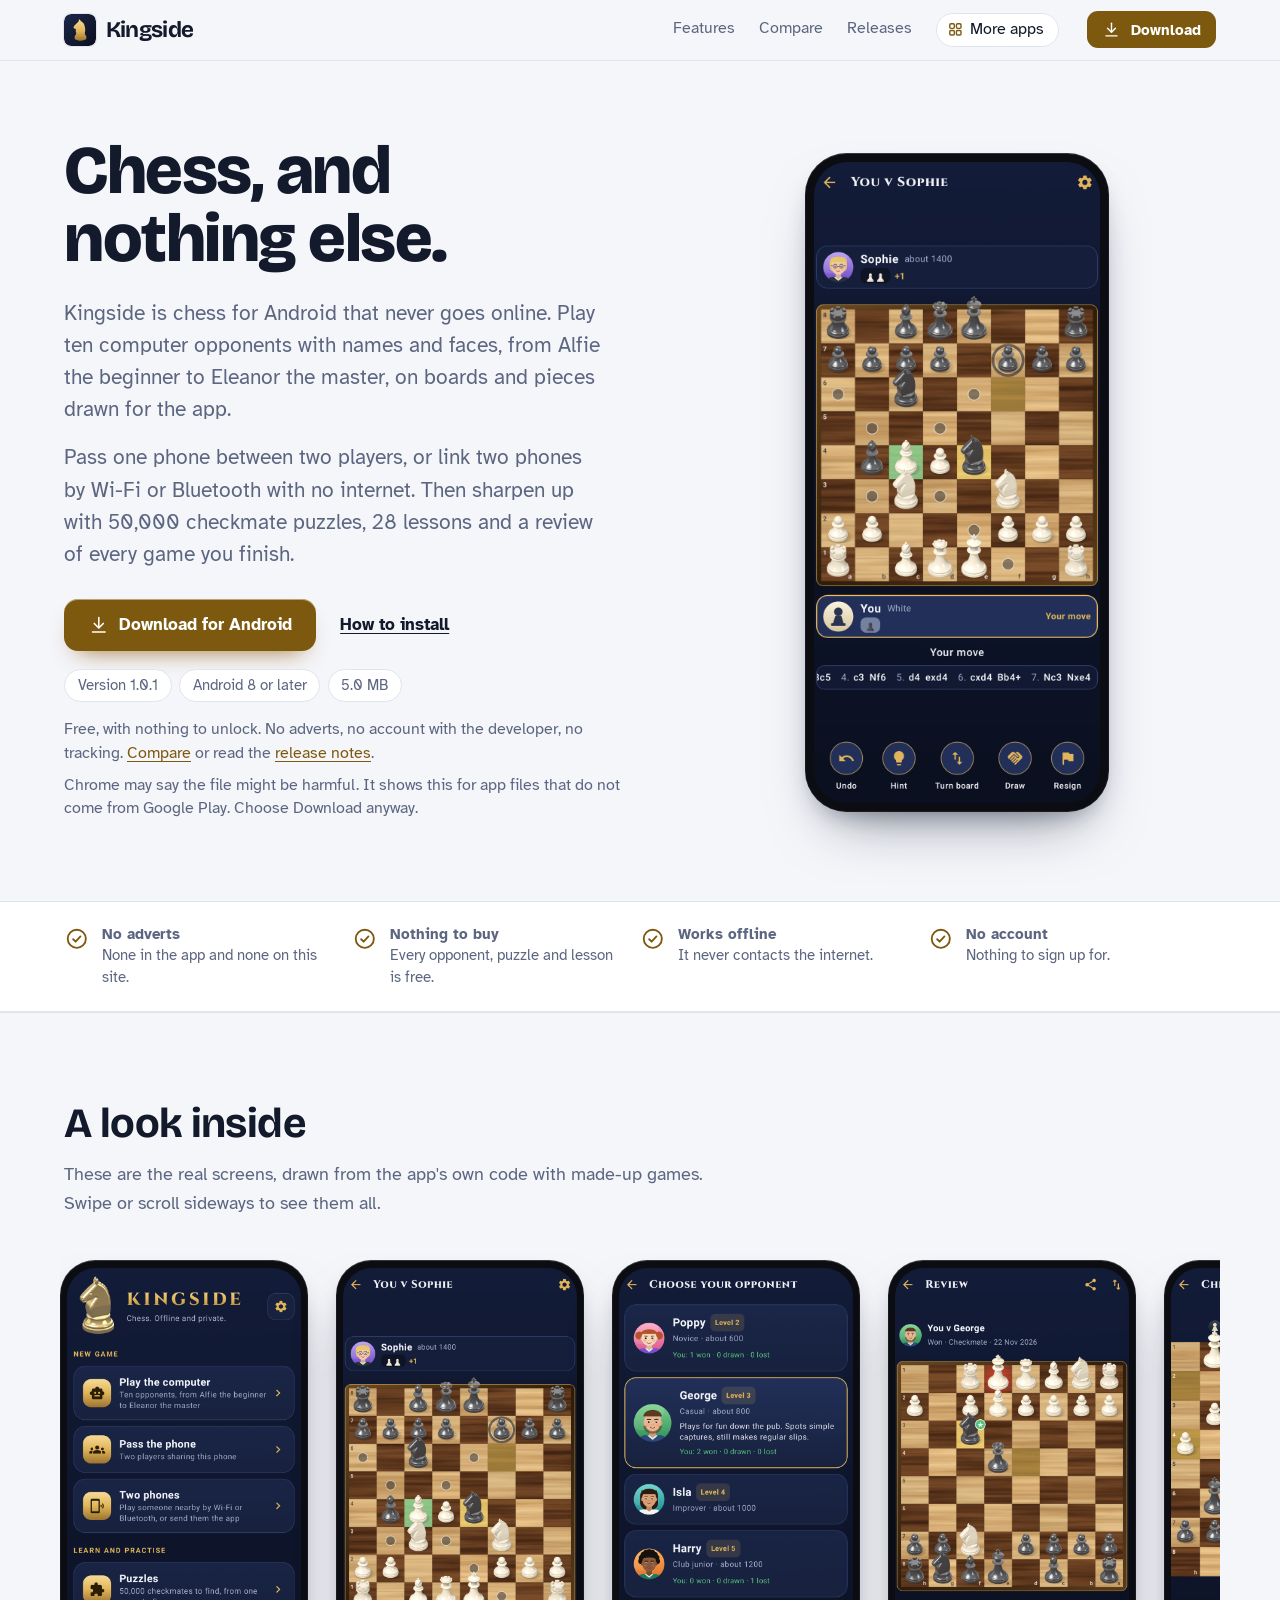
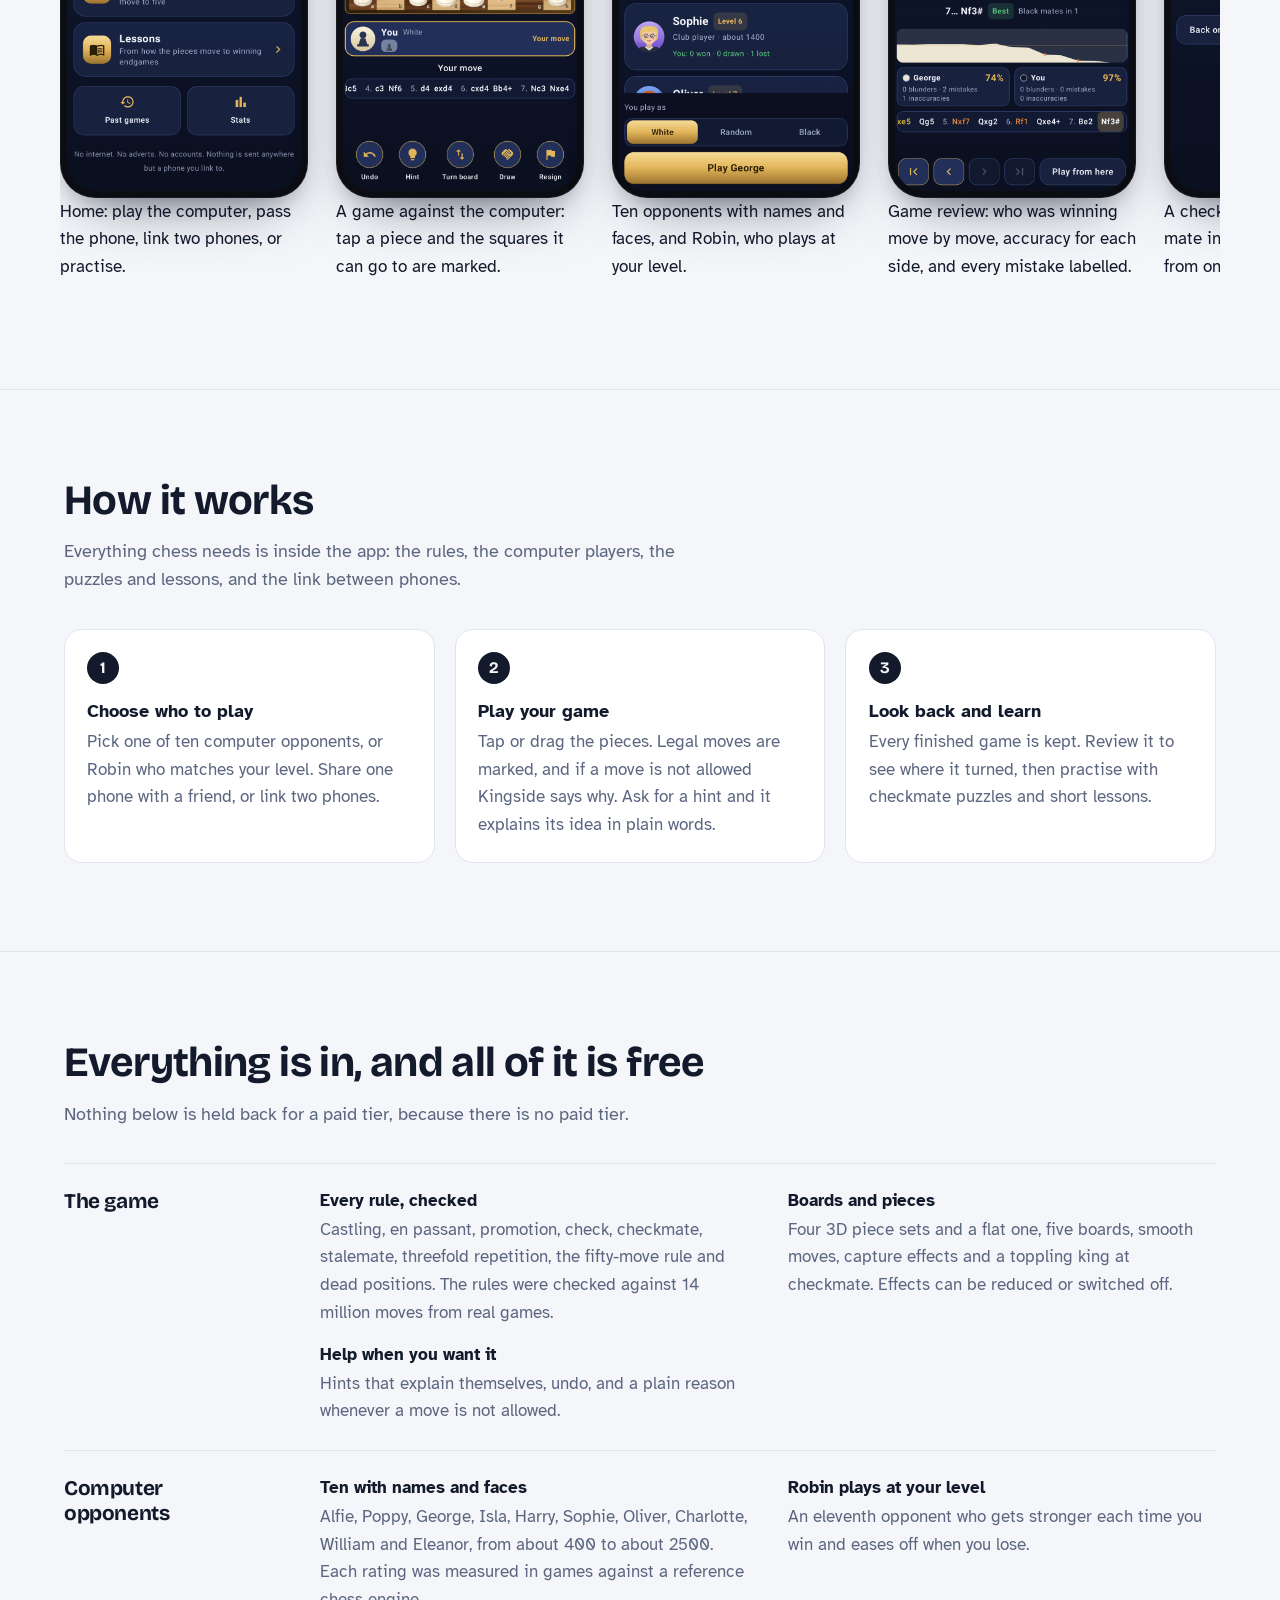
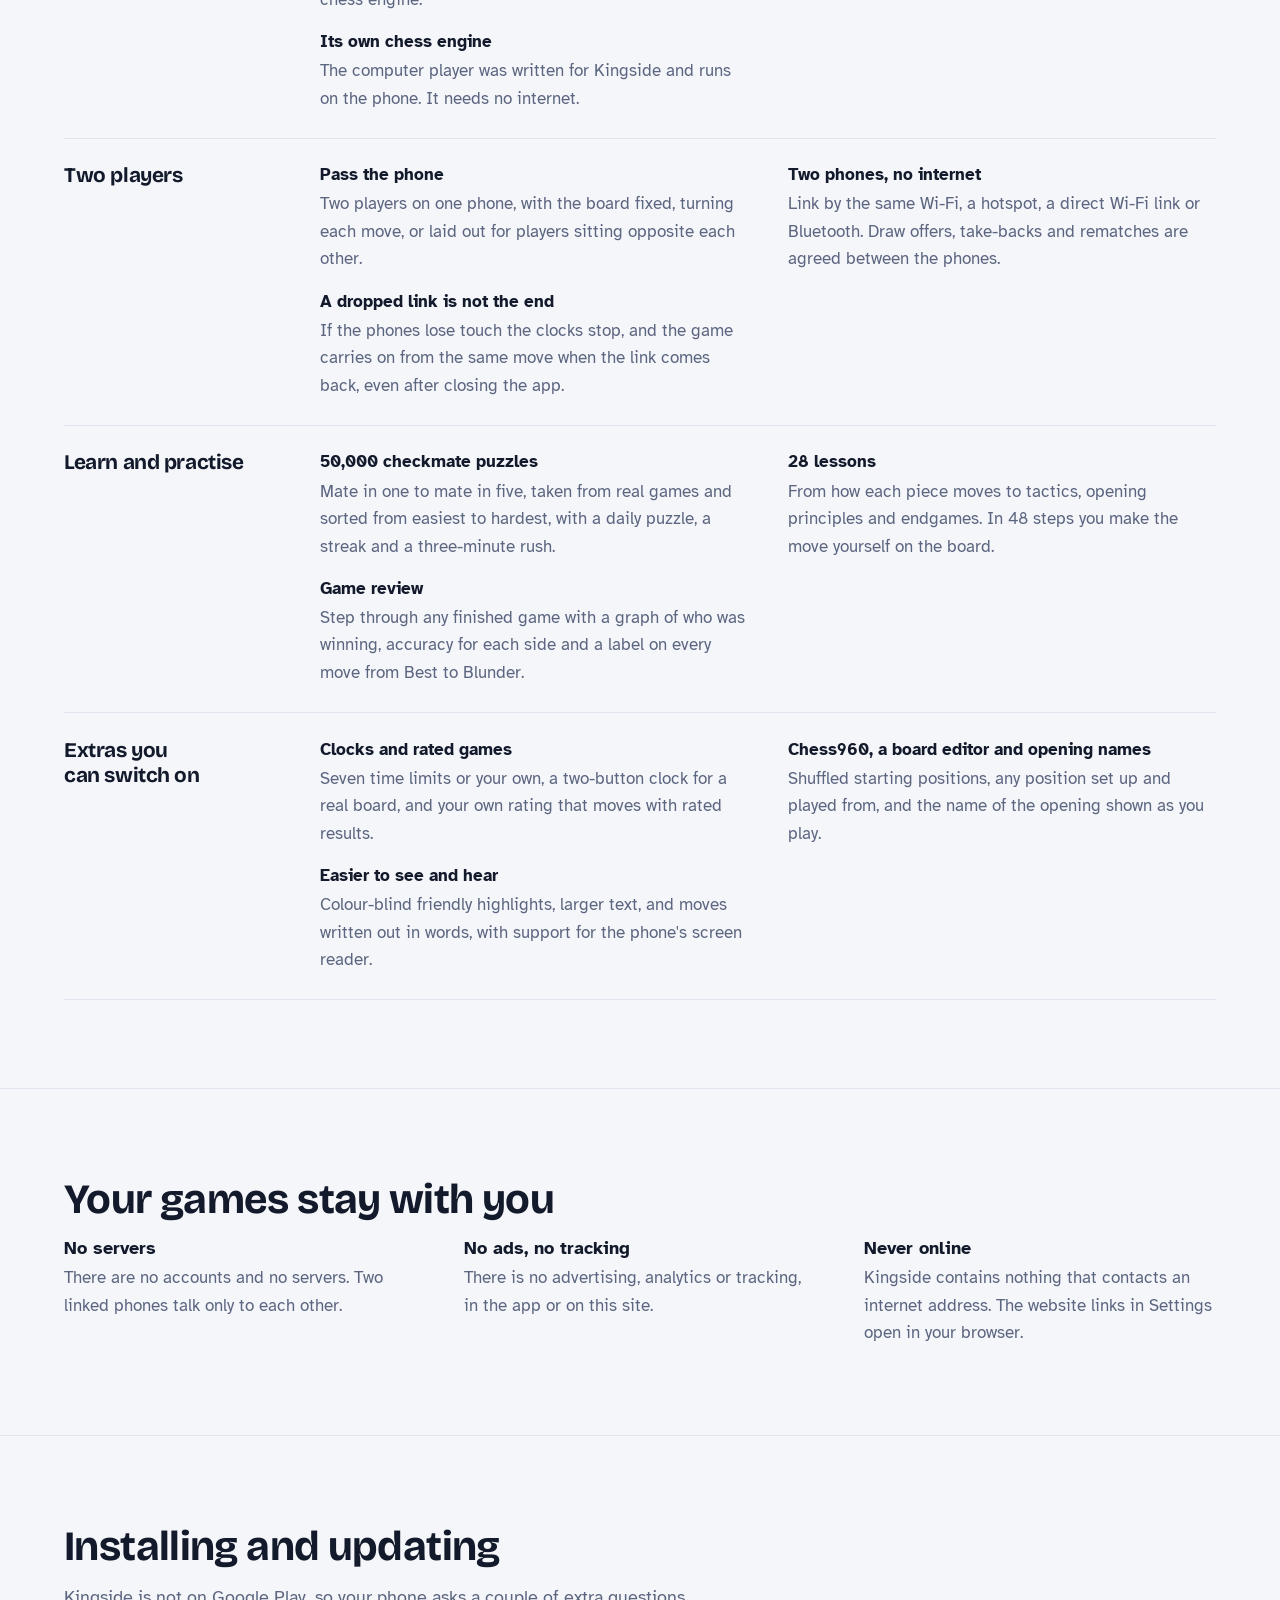
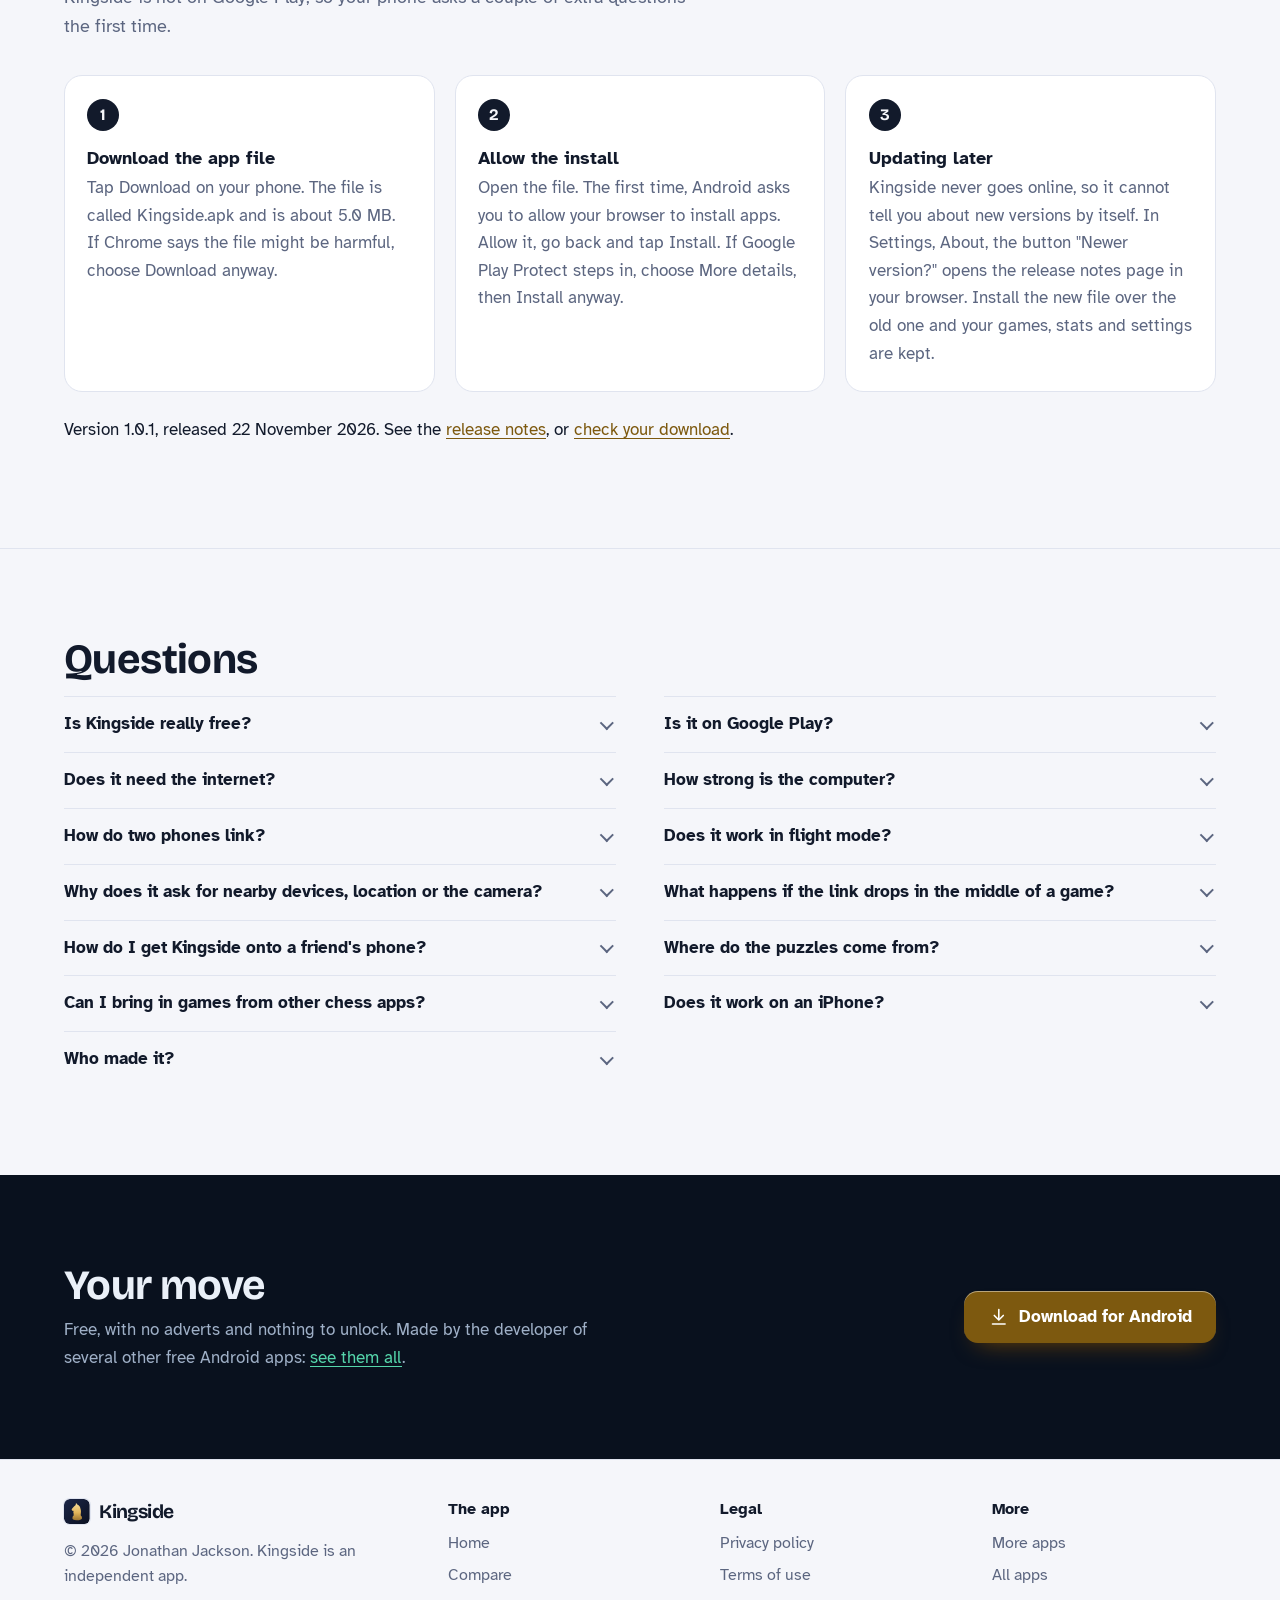
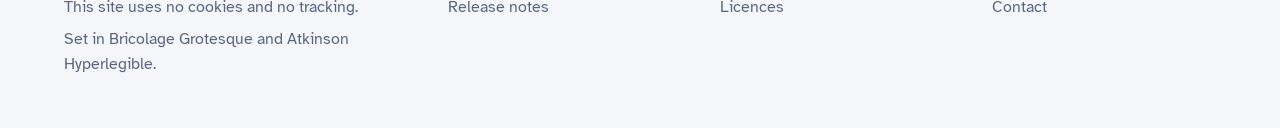
<file: index.html>
<!DOCTYPE html>
<html lang="en-GB">
<head>
<meta charset="utf-8">
<meta name="viewport" content="width=device-width, initial-scale=1">
<title>Kingside: free offline chess for Android, with no adverts</title>
<meta name="description" content="Kingside is a free Android chess app that never goes online: ten computer opponents from beginner to master, 50,000 checkmate puzzles, 28 lessons, game review, and play between two phones by Wi-Fi or Bluetooth. No adverts, no account.">
<meta name="author" content="Jonathan Jackson">
<link rel="canonical" href="https://customgpter.github.io/kingside/">
<meta name="theme-color" content="#f5f6fa" media="(prefers-color-scheme: light)">
<meta name="theme-color" content="#0b1020" media="(prefers-color-scheme: dark)">
<meta property="og:type" content="website">
<meta property="og:site_name" content="Kingside">
<meta property="og:title" content="Kingside: free offline chess for Android, with no adverts">
<meta property="og:description" content="Kingside is a free Android chess app that never goes online: ten computer opponents from beginner to master, 50,000 checkmate puzzles, 28 lessons, game review, and play between two phones by Wi-Fi or Bluetooth. No adverts, no account.">
<meta property="og:url" content="https://customgpter.github.io/kingside/">
<meta property="og:image" content="https://customgpter.github.io/kingside/assets/og.png">
<meta property="og:image:width" content="1200">
<meta property="og:image:height" content="630">
<meta property="og:image:alt" content="Kingside&#x27;s game screen: a wooden board with ivory and ebony pieces, a knight chosen and its moves marked">
<meta property="og:locale" content="en_GB">
<meta name="twitter:card" content="summary_large_image">
<link rel="icon" href="./assets/favicon.svg" type="image/svg+xml">
<link rel="apple-touch-icon" href="./assets/apple-touch-icon.png">
<link rel="preload" href="./assets/fonts/bricolage-grotesque-latin.woff2" as="font" type="font/woff2" crossorigin>
<link rel="preload" href="./assets/fonts/atkinson-hyperlegible-latin-400-normal.woff2" as="font" type="font/woff2" crossorigin>
<link rel="stylesheet" href="./assets/site.css?v=1">
<link rel="stylesheet" href="./assets/house.css?v=1">
<link rel="stylesheet" href="./assets/apps-list.css?v=1">
<script src="./assets/apps-list.js?v=1" defer></script>
<script type="application/ld+json">{"@context":"https://schema.org","@type":"SoftwareApplication","name":"Kingside","url":"https://customgpter.github.io/kingside/","description":"Kingside is a free Android chess app that never goes online: ten computer opponents from beginner to master, 50,000 checkmate puzzles, 28 lessons, game review, and play between two phones by Wi-Fi or Bluetooth. No adverts, no account.","applicationCategory":"GameApplication","operatingSystem":"Android 8 or later","softwareVersion":"1.0.1","downloadUrl":"https://github.com/CustomGPTer/kingside/releases/latest/download/Kingside.apk","releaseNotes":"https://customgpter.github.io/kingside/releases.html","offers":{"@type":"Offer","price":"0","priceCurrency":"GBP"},"inLanguage":"en-GB","image":"https://customgpter.github.io/kingside/assets/og.png","featureList":["Every rule, checked","Boards and pieces","Help when you want it","Ten with names and faces","Robin plays at your level","Its own chess engine","Pass the phone","Two phones, no internet","A dropped link is not the end","50,000 checkmate puzzles","28 lessons","Game review"],"author":{"@type":"Person","name":"Jonathan Jackson"}}</script>
<script type="application/ld+json">{"@context":"https://schema.org","@type":"FAQPage","mainEntity":[{"@type":"Question","name":"Is Kingside really free?","acceptedAnswer":{"@type":"Answer","text":"Yes. There is no paid version, no subscription and no adverts, and nothing in the app is locked. Every opponent, puzzle, lesson, board and piece set is there from the start."}},{"@type":"Question","name":"Is it on Google Play?","acceptedAnswer":{"@type":"Answer","text":"No. Kingside is a personal project and is downloaded from this site as an Android app file. It needs Android 8 or later, which covers almost every phone made since 2017."}},{"@type":"Question","name":"Does it need the internet?","acceptedAnswer":{"@type":"Answer","text":"No, never. Kingside does not go online at all. Against the computer, passing the phone, puzzles, lessons and review all work with no connection, and two phones link directly to each other."}},{"@type":"Question","name":"How strong is the computer?","acceptedAnswer":{"@type":"Answer","text":"The ten opponents run from about 400 to about 2500, about 200 apart. Each rating was measured in hundreds of games against a reference chess engine set to a known strength, so they are close but not official ratings. The weakest make beginner mistakes on purpose, and the strongest thinks for about three seconds a move."}},{"@type":"Question","name":"How do two phones link?","acceptedAnswer":{"@type":"Answer","text":"Both phones need Kingside. One taps Two phones, then Host a game; the other taps Join a game. On the same Wi-Fi or hotspot the host shows up in a list. With no Wi-Fi, the host can make a direct link and show a code to scan, or both can use Bluetooth."}},{"@type":"Question","name":"Does it work in flight mode?","acceptedAnswer":{"@type":"Answer","text":"Yes. Flight mode switches Wi-Fi and Bluetooth off, but most phones let you switch them back on while staying in flight mode. Follow the cabin crew's instructions."}},{"@type":"Question","name":"Why does it ask for nearby devices, location or the camera?","acceptedAnswer":{"@type":"Answer","text":"Only for Two phones. Android needs the nearby devices permission to find another phone by Bluetooth or a direct Wi-Fi link; on Android 12 and older that permission is called Location, though Kingside never reads where you are. The camera is used only to scan the host's code. Each is asked for when first needed, and everything else works if you say no."}},{"@type":"Question","name":"What happens if the link drops in the middle of a game?","acceptedAnswer":{"@type":"Answer","text":"Both phones say so, the clocks stop and nobody can move. The joining phone keeps trying, and the game carries on by itself. If the app was closed, open the game from Continue games and link again."}},{"@type":"Question","name":"How do I get Kingside onto a friend's phone?","acceptedAnswer":{"@type":"Answer","text":"In Two phones, tap Send Kingside to a friend. Send the app file by Quick Share or Bluetooth, or show a code that your friend scans with their camera to download it straight from your phone over Wi-Fi or a hotspot."}},{"@type":"Question","name":"Where do the puzzles come from?","acceptedAnswer":{"@type":"Answer","text":"From the open puzzle collection published by lichess.org, which is in the public domain. Every one of the 50,000 in Kingside is a forced checkmate from a real game, and each was checked again with Kingside's own rules."}},{"@type":"Question","name":"Can I bring in games from other chess apps?","acceptedAnswer":{"@type":"Answer","text":"Yes. Games saved as PGN, the plain text format other chess apps and websites use, can be pasted in or opened from a file, then replayed and reviewed. Your own games can be copied or shared the same way."}},{"@type":"Question","name":"Does it work on an iPhone?","acceptedAnswer":{"@type":"Answer","text":"No. Kingside is for Android phones and tablets only."}},{"@type":"Question","name":"Who made it?","acceptedAnswer":{"@type":"Answer","text":"Kingside is made by Jonathan Jackson, an independent developer in the United Kingdom."}}]}</script>
</head>
<body>
<a class="skip" href="#main">Skip to content</a>
<header class="masthead">
<div class="wrap">
<a class="brand" href="./" aria-label="Kingside home"><svg viewBox="0 0 108 108" aria-hidden="true"><defs><linearGradient id="ksg" x1="0" y1="0" x2="1" y2="1"><stop offset="0" stop-color="#1c2748"/><stop offset="1" stop-color="#0b1020"/></linearGradient><linearGradient id="ksk" x1="0" y1="0" x2="0" y2="1"><stop offset="0" stop-color="#f6dc98"/><stop offset=".55" stop-color="#e2b55a"/><stop offset="1" stop-color="#9c7430"/></linearGradient></defs><rect width="108" height="108" rx="24" fill="url(#ksg)"/><path fill="url(#ksk)" d="M52.0,18.0 L50.6,19.1 L49.9,20.5 L49.3,25.5 L42.2,31.7 L35.4,38.9 L33.2,41.8 L32.4,44.2 L32.6,46.9 L35.9,50.1 L37.2,50.7 L40.4,50.1 L39.5,57.3 L40.0,60.2 L41.2,63.1 L40.5,65.4 L41.0,68.3 L40.5,69.5 L37.6,72.4 L36.0,76.4 L35.7,82.4 L36.7,84.4 L38.4,86.0 L45.0,88.8 L53.1,90.0 L62.9,89.5 L71.2,87.0 L74.6,84.4 L75.6,82.4 L75.4,76.4 L73.7,72.4 L70.8,69.5 L70.4,68.3 L70.8,65.4 L70.1,63.7 L71.0,62.5 L71.6,52.5 L71.0,46.1 L68.1,35.4 L66.4,32.0 L61.4,26.7 L58.0,24.4 L56.2,24.1 L55.5,20.7 L54.9,20.3 L53.7,20.4 L53.1,18.6Z"/></svg><span>Kingside</span></a>
<nav aria-label="Main"><ul><li><a href="./#features">Features</a></li><li><a href="./compare.html">Compare</a></li><li><a href="./releases.html">Releases</a></li><li><a class="more-apps" href="./more-apps.html"><svg class="ico" viewBox="0 0 24 24" aria-hidden="true"><rect x="4" y="4" width="6.5" height="6.5" rx="1.6"/><rect x="13.5" y="4" width="6.5" height="6.5" rx="1.6"/><rect x="4" y="13.5" width="6.5" height="6.5" rx="1.6"/><rect x="13.5" y="13.5" width="6.5" height="6.5" rx="1.6"/></svg>More apps</a></li></ul></nav>
<a class="button small" href="https://github.com/CustomGPTer/kingside/releases/latest/download/Kingside.apk"><svg class="ico" viewBox="0 0 24 24" aria-hidden="true"><path d="M12 4v11"/><path d="M7 10.5l5 5 5-5"/><path d="M5 20h14"/></svg>Download</a>
</div>
</header>
<main id="main">
<div class="hero">
<div class="wrap hero-grid">
<div class="hero-copy">
<h1>Chess, and nothing else.</h1>
<p class="lede">Kingside is chess for Android that never goes online. Play ten computer opponents with names and faces, from Alfie the beginner to Eleanor the master, on boards and pieces drawn for the app.</p><p class="lede">Pass one phone between two players, or link two phones by Wi-Fi or Bluetooth with no internet. Then sharpen up with 50,000 checkmate puzzles, 28 lessons and a review of every game you finish.</p>

<p class="get" id="download"><a class="button" href="https://github.com/CustomGPTer/kingside/releases/latest/download/Kingside.apk"><svg class="ico" viewBox="0 0 24 24" aria-hidden="true"><path d="M12 4v11"/><path d="M7 10.5l5 5 5-5"/><path d="M5 20h14"/></svg>Download for Android</a><a class="aside" href="#install">How to install</a></p>
<ul class="pills"><li>Version 1.0.1</li><li>Android 8 or later</li><li>5.0 MB</li></ul>
<p class="facts">Free, with nothing to unlock. No adverts, no account with the developer, no tracking. <a href="compare.html">Compare</a> or read the <a href="releases.html">release notes</a>.</p>
<p class="facts">Chrome may say the file might be harmful. It shows this for app files that do not come from Google Play. Choose Download anyway.</p>
</div>
<div class="hero-phone"><div class="phone"><img src="./assets/screens/game.png" alt="A game against the computer: tap a piece and the squares it can go to are marked." width="393" height="852" fetchpriority="high"></div></div>
</div>
</div>

<section class="promises" aria-label="In short">
<div class="wrap"><ul><li><svg class="ico" viewBox="0 0 24 24" aria-hidden="true"><circle cx="12" cy="12" r="8.5"/><path d="M8.6 12.4l2.3 2.3 4.5-4.9"/></svg><span><b>No adverts</b><span>None in the app and none on this site.</span></span></li><li><svg class="ico" viewBox="0 0 24 24" aria-hidden="true"><circle cx="12" cy="12" r="8.5"/><path d="M8.6 12.4l2.3 2.3 4.5-4.9"/></svg><span><b>Nothing to buy</b><span>Every opponent, puzzle and lesson is free.</span></span></li><li><svg class="ico" viewBox="0 0 24 24" aria-hidden="true"><circle cx="12" cy="12" r="8.5"/><path d="M8.6 12.4l2.3 2.3 4.5-4.9"/></svg><span><b>Works offline</b><span>It never contacts the internet.</span></span></li><li><svg class="ico" viewBox="0 0 24 24" aria-hidden="true"><circle cx="12" cy="12" r="8.5"/><path d="M8.6 12.4l2.3 2.3 4.5-4.9"/></svg><span><b>No account</b><span>Nothing to sign up for.</span></span></li></ul></div>
</section>

<section id="screens" aria-labelledby="screens-h">
<div class="wrap">
<h2 id="screens-h">A look inside</h2>
<p class="intro">These are the real screens, drawn from the app&#x27;s own code with made-up games. Swipe or scroll sideways to see them all.</p>
<div class="gallery" tabindex="0" role="region" aria-label="Screens from Kingside"><figure class="shot"><div class="phone"><img src="./assets/screens/home.png" alt="Home: play the computer, pass the phone, link two phones, or practise." width="393" height="852" loading="eager" decoding="async"></div><figcaption>Home: play the computer, pass the phone, link two phones, or practise.</figcaption></figure><figure class="shot"><div class="phone"><img src="./assets/screens/game.png" alt="A game against the computer: tap a piece and the squares it can go to are marked." width="393" height="852" loading="eager" decoding="async"></div><figcaption>A game against the computer: tap a piece and the squares it can go to are marked.</figcaption></figure><figure class="shot"><div class="phone"><img src="./assets/screens/opponents.png" alt="Ten opponents with names and faces, and Robin, who plays at your level." width="393" height="852" loading="eager" decoding="async"></div><figcaption>Ten opponents with names and faces, and Robin, who plays at your level.</figcaption></figure><figure class="shot"><div class="phone"><img src="./assets/screens/review.png" alt="Game review: who was winning move by move, accuracy for each side, and every mistake labelled." width="393" height="852" loading="eager" decoding="async"></div><figcaption>Game review: who was winning move by move, accuracy for each side, and every mistake labelled.</figcaption></figure><figure class="shot"><div class="phone"><img src="./assets/screens/puzzle.png" alt="A checkmate puzzle: find the mate in two. There are 50,000, from one move to five." width="393" height="852" loading="eager" decoding="async"></div><figcaption>A checkmate puzzle: find the mate in two. There are 50,000, from one move to five.</figcaption></figure><figure class="shot"><div class="phone"><img src="./assets/screens/lesson.png" alt="A lesson: read a step, then make the move yourself on the board." width="393" height="852" loading="eager" decoding="async"></div><figcaption>A lesson: read a step, then make the move yourself on the board.</figcaption></figure><figure class="shot"><div class="phone"><img src="./assets/screens/host.png" alt="Two phones: one hosts and shows a code, the other joins from a list or scans it." width="393" height="852" loading="eager" decoding="async"></div><figcaption>Two phones: one hosts and shows a code, the other joins from a list or scans it.</figcaption></figure><figure class="shot"><div class="phone"><img src="./assets/screens/stats.png" alt="Stats: wins, draws and losses, your best run, and a record against each opponent." width="393" height="852" loading="eager" decoding="async"></div><figcaption>Stats: wins, draws and losses, your best run, and a record against each opponent.</figcaption></figure></div>
</div>
</section>

<section id="how" aria-labelledby="how-h">
<div class="wrap">
<h2 id="how-h">How it works</h2>
<p class="intro">Everything chess needs is inside the app: the rules, the computer players, the puzzles and lessons, and the link between phones.</p>
<ol class="steps"><li><h3>Choose who to play</h3><p>Pick one of ten computer opponents, or Robin who matches your level. Share one phone with a friend, or link two phones.</p></li><li><h3>Play your game</h3><p>Tap or drag the pieces. Legal moves are marked, and if a move is not allowed Kingside says why. Ask for a hint and it explains its idea in plain words.</p></li><li><h3>Look back and learn</h3><p>Every finished game is kept. Review it to see where it turned, then practise with checkmate puzzles and short lessons.</p></li></ol>
</div>
</section>

<section id="features" aria-labelledby="features-h">
<div class="wrap">
<h2 id="features-h">Everything is in, and all of it is free</h2>
<p class="intro">Nothing below is held back for a paid tier, because there is no paid tier.</p>
<div class="groups"><div class="group"><h3>The game</h3><dl><div><dt>Every rule, checked</dt><dd>Castling, en passant, promotion, check, checkmate, stalemate, threefold repetition, the fifty-move rule and dead positions. The rules were checked against 14 million moves from real games.</dd></div><div><dt>Boards and pieces</dt><dd>Four 3D piece sets and a flat one, five boards, smooth moves, capture effects and a toppling king at checkmate. Effects can be reduced or switched off.</dd></div><div><dt>Help when you want it</dt><dd>Hints that explain themselves, undo, and a plain reason whenever a move is not allowed.</dd></div></dl></div><div class="group"><h3>Computer opponents</h3><dl><div><dt>Ten with names and faces</dt><dd>Alfie, Poppy, George, Isla, Harry, Sophie, Oliver, Charlotte, William and Eleanor, from about 400 to about 2500. Each rating was measured in games against a reference chess engine.</dd></div><div><dt>Robin plays at your level</dt><dd>An eleventh opponent who gets stronger each time you win and eases off when you lose.</dd></div><div><dt>Its own chess engine</dt><dd>The computer player was written for Kingside and runs on the phone. It needs no internet.</dd></div></dl></div><div class="group"><h3>Two players</h3><dl><div><dt>Pass the phone</dt><dd>Two players on one phone, with the board fixed, turning each move, or laid out for players sitting opposite each other.</dd></div><div><dt>Two phones, no internet</dt><dd>Link by the same Wi-Fi, a hotspot, a direct Wi-Fi link or Bluetooth. Draw offers, take-backs and rematches are agreed between the phones.</dd></div><div><dt>A dropped link is not the end</dt><dd>If the phones lose touch the clocks stop, and the game carries on from the same move when the link comes back, even after closing the app.</dd></div></dl></div><div class="group"><h3>Learn and practise</h3><dl><div><dt>50,000 checkmate puzzles</dt><dd>Mate in one to mate in five, taken from real games and sorted from easiest to hardest, with a daily puzzle, a streak and a three-minute rush.</dd></div><div><dt>28 lessons</dt><dd>From how each piece moves to tactics, opening principles and endgames. In 48 steps you make the move yourself on the board.</dd></div><div><dt>Game review</dt><dd>Step through any finished game with a graph of who was winning, accuracy for each side and a label on every move from Best to Blunder.</dd></div></dl></div><div class="group"><h3>Extras you can switch on</h3><dl><div><dt>Clocks and rated games</dt><dd>Seven time limits or your own, a two-button clock for a real board, and your own rating that moves with rated results.</dd></div><div><dt>Chess960, a board editor and opening names</dt><dd>Shuffled starting positions, any position set up and played from, and the name of the opening shown as you play.</dd></div><div><dt>Easier to see and hear</dt><dd>Colour-blind friendly highlights, larger text, and moves written out in words, with support for the phone's screen reader.</dd></div></dl></div></div>
</div>
</section>

<section id="privacy" aria-labelledby="privacy-h">
<div class="wrap">
<h2 id="privacy-h">Your games stay with you</h2>
<ul class="plain"><li><h3>No servers</h3><p>There are no accounts and no servers. Two linked phones talk only to each other.</p></li><li><h3>No ads, no tracking</h3><p>There is no advertising, analytics or tracking, in the app or on this site.</p></li><li><h3>Never online</h3><p>Kingside contains nothing that contacts an internet address. The website links in Settings open in your browser.</p></li></ul>
</div>
</section>

<section id="install" aria-labelledby="install-h">
<div class="wrap">
<h2 id="install-h">Installing and updating</h2>
<p class="intro">Kingside is not on Google Play, so your phone asks a couple of extra questions the first time.</p>
<ol class="steps"><li><h3>Download the app file</h3><p>Tap Download on your phone. The file is called Kingside.apk and is about 5.0 MB. If Chrome says the file might be harmful, choose Download anyway.</p></li><li><h3>Allow the install</h3><p>Open the file. The first time, Android asks you to allow your browser to install apps. Allow it, go back and tap Install. If Google Play Protect steps in, choose More details, then Install anyway.</p></li><li><h3>Updating later</h3><p>Kingside never goes online, so it cannot tell you about new versions by itself. In Settings, About, the button "Newer version?" opens the release notes page in your browser. Install the new file over the old one and your games, stats and settings are kept.</p></li></ol>
<p class="after-table">Version 1.0.1, released 22 November 2026. See the <a href="releases.html">release notes</a>, or <a href="releases.html#checking">check your download</a>.</p>
</div>
</section>

<section id="questions" aria-labelledby="questions-h">
<div class="wrap">
<h2 id="questions-h">Questions</h2>
<div class="faq"><details><summary>Is Kingside really free?</summary><p>Yes. There is no paid version, no subscription and no adverts, and nothing in the app is locked. Every opponent, puzzle, lesson, board and piece set is there from the start.</p></details><details><summary>Is it on Google Play?</summary><p>No. Kingside is a personal project and is downloaded from this site as an Android app file. It needs Android 8 or later, which covers almost every phone made since 2017.</p></details><details><summary>Does it need the internet?</summary><p>No, never. Kingside does not go online at all. Against the computer, passing the phone, puzzles, lessons and review all work with no connection, and two phones link directly to each other.</p></details><details><summary>How strong is the computer?</summary><p>The ten opponents run from about 400 to about 2500, about 200 apart. Each rating was measured in hundreds of games against a reference chess engine set to a known strength, so they are close but not official ratings. The weakest make beginner mistakes on purpose, and the strongest thinks for about three seconds a move.</p></details><details><summary>How do two phones link?</summary><p>Both phones need Kingside. One taps Two phones, then Host a game; the other taps Join a game. On the same Wi-Fi or hotspot the host shows up in a list. With no Wi-Fi, the host can make a direct link and show a code to scan, or both can use Bluetooth.</p></details><details><summary>Does it work in flight mode?</summary><p>Yes. Flight mode switches Wi-Fi and Bluetooth off, but most phones let you switch them back on while staying in flight mode. Follow the cabin crew's instructions.</p></details><details><summary>Why does it ask for nearby devices, location or the camera?</summary><p>Only for Two phones. Android needs the nearby devices permission to find another phone by Bluetooth or a direct Wi-Fi link; on Android 12 and older that permission is called Location, though Kingside never reads where you are. The camera is used only to scan the host's code. Each is asked for when first needed, and everything else works if you say no.</p></details><details><summary>What happens if the link drops in the middle of a game?</summary><p>Both phones say so, the clocks stop and nobody can move. The joining phone keeps trying, and the game carries on by itself. If the app was closed, open the game from Continue games and link again.</p></details><details><summary>How do I get Kingside onto a friend&#x27;s phone?</summary><p>In Two phones, tap Send Kingside to a friend. Send the app file by Quick Share or Bluetooth, or show a code that your friend scans with their camera to download it straight from your phone over Wi-Fi or a hotspot.</p></details><details><summary>Where do the puzzles come from?</summary><p>From the open puzzle collection published by lichess.org, which is in the public domain. Every one of the 50,000 in Kingside is a forced checkmate from a real game, and each was checked again with Kingside's own rules.</p></details><details><summary>Can I bring in games from other chess apps?</summary><p>Yes. Games saved as PGN, the plain text format other chess apps and websites use, can be pasted in or opened from a file, then replayed and reviewed. Your own games can be copied or shared the same way.</p></details><details><summary>Does it work on an iPhone?</summary><p>No. Kingside is for Android phones and tablets only.</p></details><details><summary>Who made it?</summary><p>Kingside is made by Jonathan Jackson, an independent developer in the United Kingdom.</p></details></div>
</div>
</section>

<section class="closing" aria-labelledby="closing-h">
<div class="wrap">
<div><h2 id="closing-h">Your move</h2><p>Free, with no adverts and nothing to unlock. Made by the developer of several other free Android apps: <a href="more-apps.html">see them all</a>.</p></div>
<a class="button" href="https://github.com/CustomGPTer/kingside/releases/latest/download/Kingside.apk"><svg class="ico" viewBox="0 0 24 24" aria-hidden="true"><path d="M12 4v11"/><path d="M7 10.5l5 5 5-5"/><path d="M5 20h14"/></svg>Download for Android</a>
</div>
</section>
</main>
<footer class="colophon">
<div class="wrap">
<div>
<a class="brand" href="./" aria-label="Kingside home"><svg viewBox="0 0 108 108" aria-hidden="true"><defs><linearGradient id="ksg" x1="0" y1="0" x2="1" y2="1"><stop offset="0" stop-color="#1c2748"/><stop offset="1" stop-color="#0b1020"/></linearGradient><linearGradient id="ksk" x1="0" y1="0" x2="0" y2="1"><stop offset="0" stop-color="#f6dc98"/><stop offset=".55" stop-color="#e2b55a"/><stop offset="1" stop-color="#9c7430"/></linearGradient></defs><rect width="108" height="108" rx="24" fill="url(#ksg)"/><path fill="url(#ksk)" d="M52.0,18.0 L50.6,19.1 L49.9,20.5 L49.3,25.5 L42.2,31.7 L35.4,38.9 L33.2,41.8 L32.4,44.2 L32.6,46.9 L35.9,50.1 L37.2,50.7 L40.4,50.1 L39.5,57.3 L40.0,60.2 L41.2,63.1 L40.5,65.4 L41.0,68.3 L40.5,69.5 L37.6,72.4 L36.0,76.4 L35.7,82.4 L36.7,84.4 L38.4,86.0 L45.0,88.8 L53.1,90.0 L62.9,89.5 L71.2,87.0 L74.6,84.4 L75.6,82.4 L75.4,76.4 L73.7,72.4 L70.8,69.5 L70.4,68.3 L70.8,65.4 L70.1,63.7 L71.0,62.5 L71.6,52.5 L71.0,46.1 L68.1,35.4 L66.4,32.0 L61.4,26.7 L58.0,24.4 L56.2,24.1 L55.5,20.7 L54.9,20.3 L53.7,20.4 L53.1,18.6Z"/></svg><span>Kingside</span></a>
<p>&copy; 2026 Jonathan Jackson. Kingside is an independent app.</p>
<p>This site uses no cookies and no tracking.</p>
<p>Set in Bricolage Grotesque and Atkinson Hyperlegible.</p>
</div>
<nav aria-label="The app"><h2>The app</h2><ul>
<li><a href="./">Home</a></li>
<li><a href="./compare.html">Compare</a></li>
<li><a href="./releases.html">Release notes</a></li>

</ul></nav>
<nav aria-label="Legal"><h2>Legal</h2><ul>
<li><a href="./privacy.html">Privacy policy</a></li>
<li><a href="./terms.html">Terms of use</a></li>
<li><a href="./licences.html">Licences</a></li>
</ul></nav>
<nav aria-label="More"><h2>More</h2><ul>
<li><a href="./more-apps.html">More apps</a></li>
<li><a href="https://customgpter.github.io/">All apps</a></li>
<li><a href="https://github.com/CustomGPTer/kingside/issues">Contact</a></li>
</ul></nav>
</div>
</footer>
</body>
</html>
</file>
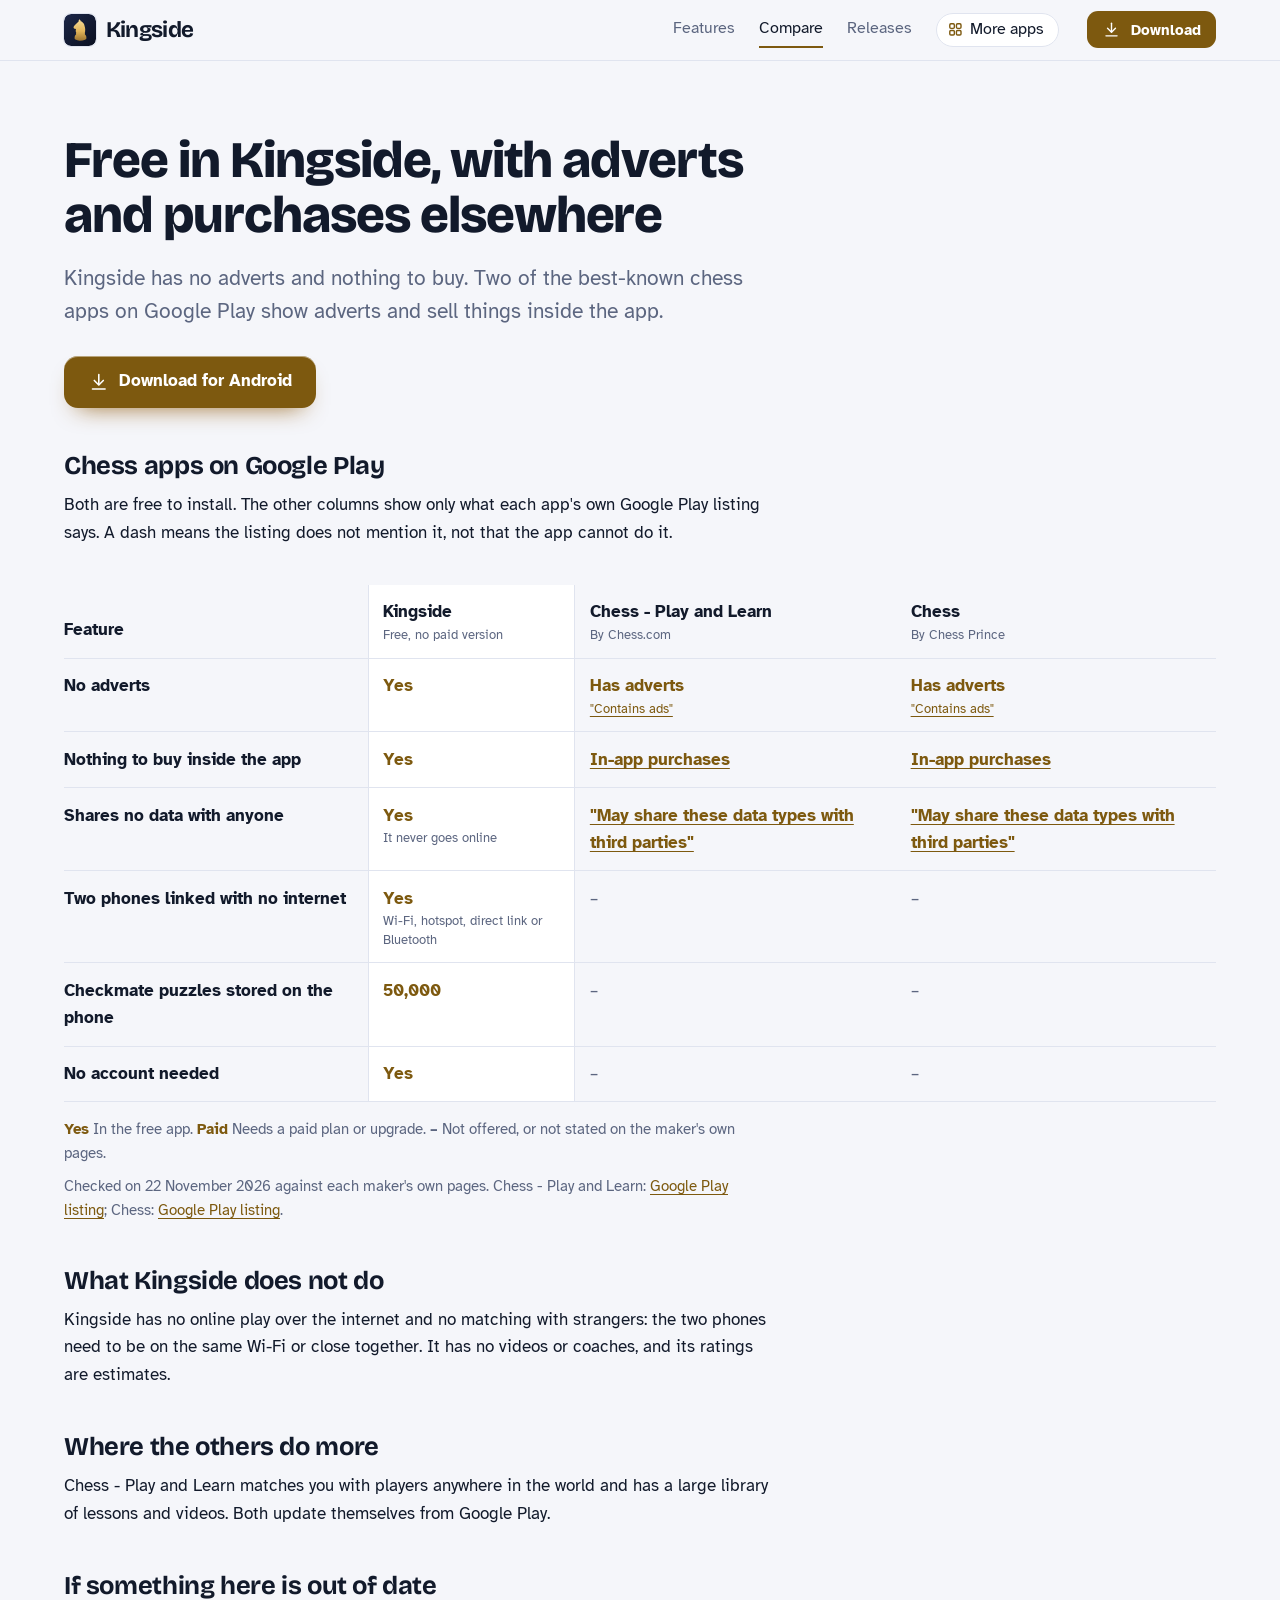
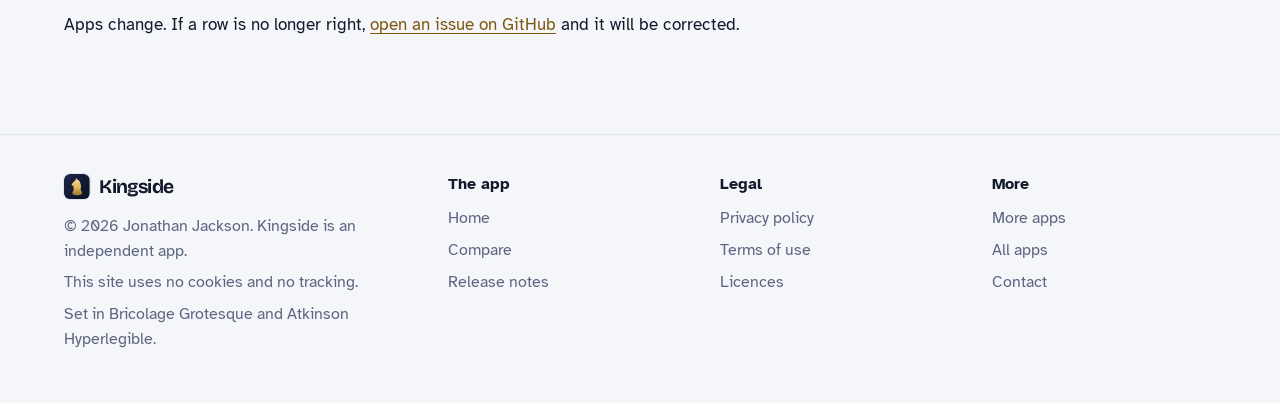
<file: compare.html>
<!DOCTYPE html>
<html lang="en-GB">
<head>
<meta charset="utf-8">
<meta name="viewport" content="width=device-width, initial-scale=1">
<title>Kingside compared with other chess apps</title>
<meta name="description" content="How Kingside compares with Chess - Play and Learn and Chess by Chess Prince, row by row, with each claim linked to the app&#x27;s own Google Play listing.">
<meta name="author" content="Jonathan Jackson">
<link rel="canonical" href="https://customgpter.github.io/kingside/compare.html">
<meta name="theme-color" content="#f5f6fa" media="(prefers-color-scheme: light)">
<meta name="theme-color" content="#0b1020" media="(prefers-color-scheme: dark)">
<meta property="og:type" content="website">
<meta property="og:site_name" content="Kingside">
<meta property="og:title" content="Kingside compared with other chess apps">
<meta property="og:description" content="How Kingside compares with Chess - Play and Learn and Chess by Chess Prince, row by row, with each claim linked to the app&#x27;s own Google Play listing.">
<meta property="og:url" content="https://customgpter.github.io/kingside/compare.html">
<meta property="og:image" content="https://customgpter.github.io/kingside/assets/og.png">
<meta property="og:image:width" content="1200">
<meta property="og:image:height" content="630">
<meta property="og:image:alt" content="Kingside&#x27;s game screen: a wooden board with ivory and ebony pieces, a knight chosen and its moves marked">
<meta property="og:locale" content="en_GB">
<meta name="twitter:card" content="summary_large_image">
<link rel="icon" href="./assets/favicon.svg" type="image/svg+xml">
<link rel="apple-touch-icon" href="./assets/apple-touch-icon.png">
<link rel="preload" href="./assets/fonts/bricolage-grotesque-latin.woff2" as="font" type="font/woff2" crossorigin>
<link rel="preload" href="./assets/fonts/atkinson-hyperlegible-latin-400-normal.woff2" as="font" type="font/woff2" crossorigin>
<link rel="stylesheet" href="./assets/site.css?v=1">
<link rel="stylesheet" href="./assets/house.css?v=1">
<link rel="stylesheet" href="./assets/apps-list.css?v=1">
<script src="./assets/apps-list.js?v=1" defer></script>
</head>
<body>
<a class="skip" href="#main">Skip to content</a>
<header class="masthead">
<div class="wrap">
<a class="brand" href="./" aria-label="Kingside home"><svg viewBox="0 0 108 108" aria-hidden="true"><defs><linearGradient id="ksg" x1="0" y1="0" x2="1" y2="1"><stop offset="0" stop-color="#1c2748"/><stop offset="1" stop-color="#0b1020"/></linearGradient><linearGradient id="ksk" x1="0" y1="0" x2="0" y2="1"><stop offset="0" stop-color="#f6dc98"/><stop offset=".55" stop-color="#e2b55a"/><stop offset="1" stop-color="#9c7430"/></linearGradient></defs><rect width="108" height="108" rx="24" fill="url(#ksg)"/><path fill="url(#ksk)" d="M52.0,18.0 L50.6,19.1 L49.9,20.5 L49.3,25.5 L42.2,31.7 L35.4,38.9 L33.2,41.8 L32.4,44.2 L32.6,46.9 L35.9,50.1 L37.2,50.7 L40.4,50.1 L39.5,57.3 L40.0,60.2 L41.2,63.1 L40.5,65.4 L41.0,68.3 L40.5,69.5 L37.6,72.4 L36.0,76.4 L35.7,82.4 L36.7,84.4 L38.4,86.0 L45.0,88.8 L53.1,90.0 L62.9,89.5 L71.2,87.0 L74.6,84.4 L75.6,82.4 L75.4,76.4 L73.7,72.4 L70.8,69.5 L70.4,68.3 L70.8,65.4 L70.1,63.7 L71.0,62.5 L71.6,52.5 L71.0,46.1 L68.1,35.4 L66.4,32.0 L61.4,26.7 L58.0,24.4 L56.2,24.1 L55.5,20.7 L54.9,20.3 L53.7,20.4 L53.1,18.6Z"/></svg><span>Kingside</span></a>
<nav aria-label="Main"><ul><li><a href="./#features">Features</a></li><li><a href="./compare.html" aria-current="page">Compare</a></li><li><a href="./releases.html">Releases</a></li><li><a class="more-apps" href="./more-apps.html"><svg class="ico" viewBox="0 0 24 24" aria-hidden="true"><rect x="4" y="4" width="6.5" height="6.5" rx="1.6"/><rect x="13.5" y="4" width="6.5" height="6.5" rx="1.6"/><rect x="4" y="13.5" width="6.5" height="6.5" rx="1.6"/><rect x="13.5" y="13.5" width="6.5" height="6.5" rx="1.6"/></svg>More apps</a></li></ul></nav>
<a class="button small" href="https://github.com/CustomGPTer/kingside/releases/latest/download/Kingside.apk"><svg class="ico" viewBox="0 0 24 24" aria-hidden="true"><path d="M12 4v11"/><path d="M7 10.5l5 5 5-5"/><path d="M5 20h14"/></svg>Download</a>
</div>
</header>
<main id="main" class="doc">
<div class="wrap">
<div class="measure">
<h1>Free in Kingside, with adverts and purchases elsewhere</h1>
<p class="lede">Kingside has no adverts and nothing to buy. Two of the best-known chess apps on Google Play show adverts and sell things inside the app.</p>
<p class="get"><a class="button" href="https://github.com/CustomGPTer/kingside/releases/latest/download/Kingside.apk"><svg class="ico" viewBox="0 0 24 24" aria-hidden="true"><path d="M12 4v11"/><path d="M7 10.5l5 5 5-5"/><path d="M5 20h14"/></svg>Download for Android</a></p>
<h2 id="table">Chess apps on Google Play</h2>
<p>Both are free to install. The other columns show only what each app's own Google Play listing says. A dash means the listing does not mention it, not that the app cannot do it.</p>
</div>
<div class="scroll">
<table class="cmp">
<thead><tr><th scope="col">Feature</th><th scope="col" class="ours">Kingside<small>Free, no paid version</small></th><th scope="col">Chess - Play and Learn<small>By Chess.com</small></th><th scope="col">Chess<small>By Chess Prince</small></th></tr></thead>
<tbody>
<tr><th scope="row">No adverts</th><td class="yes ours"><span class="app">Kingside</span><span class="v">Yes</span></td><td class="pay"><span class="app">Chess - Play and Learn</span><span class="v">Has adverts<small><a href="https://play.google.com/store/apps/details?id=com.chess&hl=en_GB">"Contains ads"</a></small></span></td><td class="pay"><span class="app">Chess</span><span class="v">Has adverts<small><a href="https://play.google.com/store/apps/details?id=com.jetstartgames.chess&hl=en_GB">"Contains ads"</a></small></span></td></tr>
<tr><th scope="row">Nothing to buy inside the app</th><td class="yes ours"><span class="app">Kingside</span><span class="v">Yes</span></td><td class="pay"><span class="app">Chess - Play and Learn</span><span class="v"><a href="https://play.google.com/store/apps/details?id=com.chess&hl=en_GB">In-app purchases</a></span></td><td class="pay"><span class="app">Chess</span><span class="v"><a href="https://play.google.com/store/apps/details?id=com.jetstartgames.chess&hl=en_GB">In-app purchases</a></span></td></tr>
<tr><th scope="row">Shares no data with anyone</th><td class="yes ours"><span class="app">Kingside</span><span class="v">Yes<small>It never goes online</small></span></td><td class="pay"><span class="app">Chess - Play and Learn</span><span class="v"><a href="https://play.google.com/store/apps/details?id=com.chess&hl=en_GB">"May share these data types with third parties"</a></span></td><td class="pay"><span class="app">Chess</span><span class="v"><a href="https://play.google.com/store/apps/details?id=com.jetstartgames.chess&hl=en_GB">"May share these data types with third parties"</a></span></td></tr>
<tr><th scope="row">Two phones linked with no internet</th><td class="yes ours"><span class="app">Kingside</span><span class="v">Yes<small>Wi-Fi, hotspot, direct link or Bluetooth</small></span></td><td class="na"><span class="app">Chess - Play and Learn</span><span class="v">&ndash;</span></td><td class="na"><span class="app">Chess</span><span class="v">&ndash;</span></td></tr>
<tr><th scope="row">Checkmate puzzles stored on the phone</th><td class="yes ours"><span class="app">Kingside</span><span class="v">50,000</span></td><td class="na"><span class="app">Chess - Play and Learn</span><span class="v">&ndash;</span></td><td class="na"><span class="app">Chess</span><span class="v">&ndash;</span></td></tr>
<tr><th scope="row">No account needed</th><td class="yes ours"><span class="app">Kingside</span><span class="v">Yes</span></td><td class="na"><span class="app">Chess - Play and Learn</span><span class="v">&ndash;</span></td><td class="na"><span class="app">Chess</span><span class="v">&ndash;</span></td></tr>
</tbody>
</table>
</div>
<div class="measure">
<p class="key"><strong class="yes">Yes</strong> In the free app. <strong class="pay">Paid</strong> Needs a paid plan or upgrade. <strong>&ndash;</strong> Not offered, or not stated on the maker's own pages.</p>
<p class="key">Checked on 22 November 2026 against each maker's own pages. Chess - Play and Learn: <a href="https://play.google.com/store/apps/details?id=com.chess&hl=en_GB">Google Play listing</a>; Chess: <a href="https://play.google.com/store/apps/details?id=com.jetstartgames.chess&hl=en_GB">Google Play listing</a>.</p>
<h2>What Kingside does not do</h2><p>Kingside has no online play over the internet and no matching with strangers: the two phones need to be on the same Wi-Fi or close together. It has no videos or coaches, and its ratings are estimates.</p><h2>Where the others do more</h2><p>Chess - Play and Learn matches you with players anywhere in the world and has a large library of lessons and videos. Both update themselves from Google Play.</p>
<h2 id="wrong">If something here is out of date</h2>
<p>Apps change. If a row is no longer right, <a href="https://github.com/CustomGPTer/kingside/issues">open an issue on GitHub</a> and it will be corrected.</p>
</div>
</div>
</main>
<footer class="colophon">
<div class="wrap">
<div>
<a class="brand" href="./" aria-label="Kingside home"><svg viewBox="0 0 108 108" aria-hidden="true"><defs><linearGradient id="ksg" x1="0" y1="0" x2="1" y2="1"><stop offset="0" stop-color="#1c2748"/><stop offset="1" stop-color="#0b1020"/></linearGradient><linearGradient id="ksk" x1="0" y1="0" x2="0" y2="1"><stop offset="0" stop-color="#f6dc98"/><stop offset=".55" stop-color="#e2b55a"/><stop offset="1" stop-color="#9c7430"/></linearGradient></defs><rect width="108" height="108" rx="24" fill="url(#ksg)"/><path fill="url(#ksk)" d="M52.0,18.0 L50.6,19.1 L49.9,20.5 L49.3,25.5 L42.2,31.7 L35.4,38.9 L33.2,41.8 L32.4,44.2 L32.6,46.9 L35.9,50.1 L37.2,50.7 L40.4,50.1 L39.5,57.3 L40.0,60.2 L41.2,63.1 L40.5,65.4 L41.0,68.3 L40.5,69.5 L37.6,72.4 L36.0,76.4 L35.7,82.4 L36.7,84.4 L38.4,86.0 L45.0,88.8 L53.1,90.0 L62.9,89.5 L71.2,87.0 L74.6,84.4 L75.6,82.4 L75.4,76.4 L73.7,72.4 L70.8,69.5 L70.4,68.3 L70.8,65.4 L70.1,63.7 L71.0,62.5 L71.6,52.5 L71.0,46.1 L68.1,35.4 L66.4,32.0 L61.4,26.7 L58.0,24.4 L56.2,24.1 L55.5,20.7 L54.9,20.3 L53.7,20.4 L53.1,18.6Z"/></svg><span>Kingside</span></a>
<p>&copy; 2026 Jonathan Jackson. Kingside is an independent app.</p>
<p>This site uses no cookies and no tracking.</p>
<p>Set in Bricolage Grotesque and Atkinson Hyperlegible.</p>
</div>
<nav aria-label="The app"><h2>The app</h2><ul>
<li><a href="./">Home</a></li>
<li><a href="./compare.html">Compare</a></li>
<li><a href="./releases.html">Release notes</a></li>

</ul></nav>
<nav aria-label="Legal"><h2>Legal</h2><ul>
<li><a href="./privacy.html">Privacy policy</a></li>
<li><a href="./terms.html">Terms of use</a></li>
<li><a href="./licences.html">Licences</a></li>
</ul></nav>
<nav aria-label="More"><h2>More</h2><ul>
<li><a href="./more-apps.html">More apps</a></li>
<li><a href="https://customgpter.github.io/">All apps</a></li>
<li><a href="https://github.com/CustomGPTer/kingside/issues">Contact</a></li>
</ul></nav>
</div>
</footer>
</body>
</html>
</file>
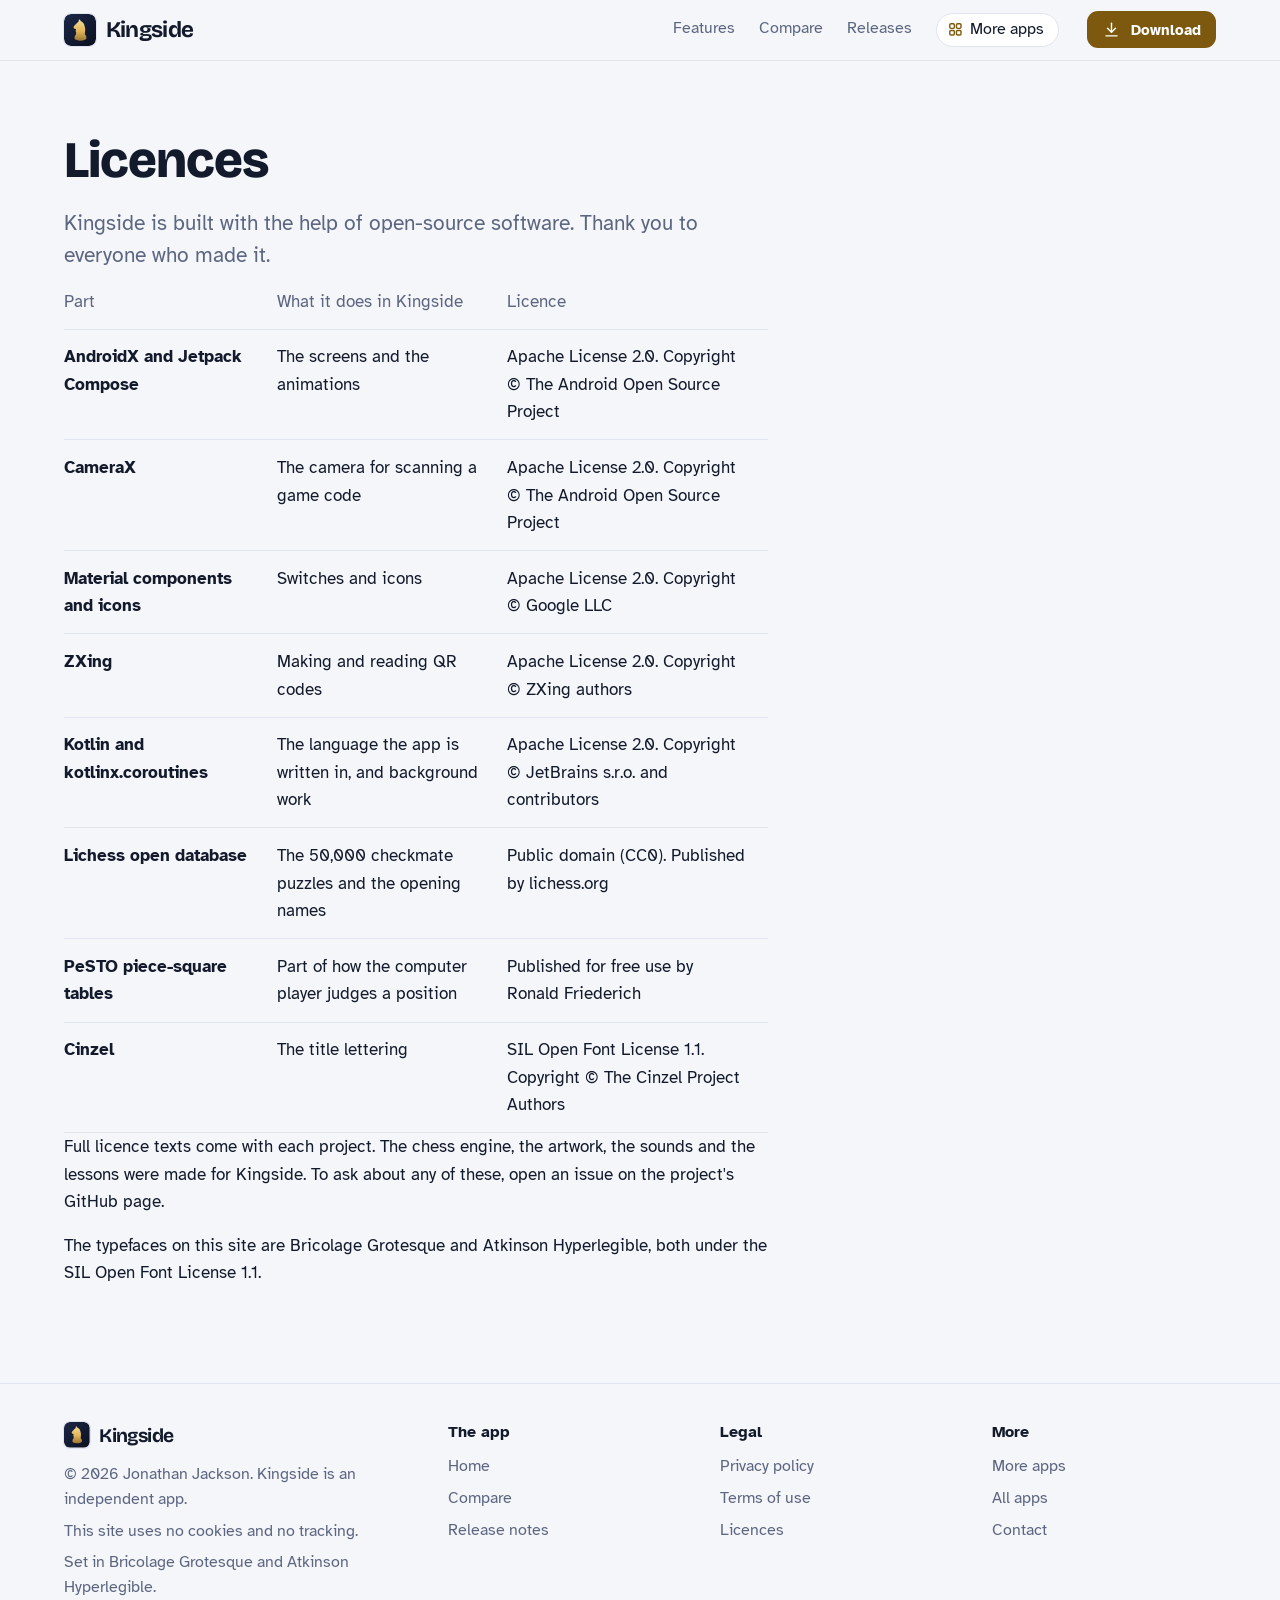
<file: licences.html>
<!DOCTYPE html>
<html lang="en-GB">
<head>
<meta charset="utf-8">
<meta name="viewport" content="width=device-width, initial-scale=1">
<title>Kingside licences</title>
<meta name="description" content="The open-source parts inside Kingside and their licences.">
<meta name="author" content="Jonathan Jackson">
<link rel="canonical" href="https://customgpter.github.io/kingside/licences.html">
<meta name="theme-color" content="#f5f6fa" media="(prefers-color-scheme: light)">
<meta name="theme-color" content="#0b1020" media="(prefers-color-scheme: dark)">
<meta property="og:type" content="website">
<meta property="og:site_name" content="Kingside">
<meta property="og:title" content="Kingside licences">
<meta property="og:description" content="The open-source parts inside Kingside and their licences.">
<meta property="og:url" content="https://customgpter.github.io/kingside/licences.html">
<meta property="og:image" content="https://customgpter.github.io/kingside/assets/og.png">
<meta property="og:image:width" content="1200">
<meta property="og:image:height" content="630">
<meta property="og:image:alt" content="Kingside&#x27;s game screen: a wooden board with ivory and ebony pieces, a knight chosen and its moves marked">
<meta property="og:locale" content="en_GB">
<meta name="twitter:card" content="summary_large_image">
<link rel="icon" href="./assets/favicon.svg" type="image/svg+xml">
<link rel="apple-touch-icon" href="./assets/apple-touch-icon.png">
<link rel="preload" href="./assets/fonts/bricolage-grotesque-latin.woff2" as="font" type="font/woff2" crossorigin>
<link rel="preload" href="./assets/fonts/atkinson-hyperlegible-latin-400-normal.woff2" as="font" type="font/woff2" crossorigin>
<link rel="stylesheet" href="./assets/site.css?v=1">
<link rel="stylesheet" href="./assets/house.css?v=1">
<link rel="stylesheet" href="./assets/apps-list.css?v=1">
<script src="./assets/apps-list.js?v=1" defer></script>
</head>
<body>
<a class="skip" href="#main">Skip to content</a>
<header class="masthead">
<div class="wrap">
<a class="brand" href="./" aria-label="Kingside home"><svg viewBox="0 0 108 108" aria-hidden="true"><defs><linearGradient id="ksg" x1="0" y1="0" x2="1" y2="1"><stop offset="0" stop-color="#1c2748"/><stop offset="1" stop-color="#0b1020"/></linearGradient><linearGradient id="ksk" x1="0" y1="0" x2="0" y2="1"><stop offset="0" stop-color="#f6dc98"/><stop offset=".55" stop-color="#e2b55a"/><stop offset="1" stop-color="#9c7430"/></linearGradient></defs><rect width="108" height="108" rx="24" fill="url(#ksg)"/><path fill="url(#ksk)" d="M52.0,18.0 L50.6,19.1 L49.9,20.5 L49.3,25.5 L42.2,31.7 L35.4,38.9 L33.2,41.8 L32.4,44.2 L32.6,46.9 L35.9,50.1 L37.2,50.7 L40.4,50.1 L39.5,57.3 L40.0,60.2 L41.2,63.1 L40.5,65.4 L41.0,68.3 L40.5,69.5 L37.6,72.4 L36.0,76.4 L35.7,82.4 L36.7,84.4 L38.4,86.0 L45.0,88.8 L53.1,90.0 L62.9,89.5 L71.2,87.0 L74.6,84.4 L75.6,82.4 L75.4,76.4 L73.7,72.4 L70.8,69.5 L70.4,68.3 L70.8,65.4 L70.1,63.7 L71.0,62.5 L71.6,52.5 L71.0,46.1 L68.1,35.4 L66.4,32.0 L61.4,26.7 L58.0,24.4 L56.2,24.1 L55.5,20.7 L54.9,20.3 L53.7,20.4 L53.1,18.6Z"/></svg><span>Kingside</span></a>
<nav aria-label="Main"><ul><li><a href="./#features">Features</a></li><li><a href="./compare.html">Compare</a></li><li><a href="./releases.html">Releases</a></li><li><a class="more-apps" href="./more-apps.html"><svg class="ico" viewBox="0 0 24 24" aria-hidden="true"><rect x="4" y="4" width="6.5" height="6.5" rx="1.6"/><rect x="13.5" y="4" width="6.5" height="6.5" rx="1.6"/><rect x="4" y="13.5" width="6.5" height="6.5" rx="1.6"/><rect x="13.5" y="13.5" width="6.5" height="6.5" rx="1.6"/></svg>More apps</a></li></ul></nav>
<a class="button small" href="https://github.com/CustomGPTer/kingside/releases/latest/download/Kingside.apk"><svg class="ico" viewBox="0 0 24 24" aria-hidden="true"><path d="M12 4v11"/><path d="M7 10.5l5 5 5-5"/><path d="M5 20h14"/></svg>Download</a>
</div>
</header>
<main id="main" class="doc">
<div class="wrap">
<div class="measure">
<h1>Licences</h1>
<p class="lede">Kingside is built with the help of open-source software. Thank you to everyone who made it.</p>
<div class="scroll"><table><thead><tr><th scope="col">Part</th><th scope="col">What it does in Kingside</th><th scope="col">Licence</th></tr></thead><tbody><tr><th scope="row">AndroidX and Jetpack Compose</th><td>The screens and the animations</td><td>Apache License 2.0. Copyright &copy; The Android Open Source Project</td></tr><tr><th scope="row">CameraX</th><td>The camera for scanning a game code</td><td>Apache License 2.0. Copyright &copy; The Android Open Source Project</td></tr><tr><th scope="row">Material components and icons</th><td>Switches and icons</td><td>Apache License 2.0. Copyright &copy; Google LLC</td></tr><tr><th scope="row">ZXing</th><td>Making and reading QR codes</td><td>Apache License 2.0. Copyright &copy; ZXing authors</td></tr><tr><th scope="row">Kotlin and kotlinx.coroutines</th><td>The language the app is written in, and background work</td><td>Apache License 2.0. Copyright &copy; JetBrains s.r.o. and contributors</td></tr><tr><th scope="row">Lichess open database</th><td>The 50,000 checkmate puzzles and the opening names</td><td>Public domain (CC0). Published by lichess.org</td></tr><tr><th scope="row">PeSTO piece-square tables</th><td>Part of how the computer player judges a position</td><td>Published for free use by Ronald Friederich</td></tr><tr><th scope="row">Cinzel</th><td>The title lettering</td><td>SIL Open Font License 1.1. Copyright &copy; The Cinzel Project Authors</td></tr></tbody></table></div>
<p>Full licence texts come with each project. The chess engine, the artwork, the sounds and the lessons were made for Kingside. To ask about any of these, open an issue on the project's GitHub page.</p>
<p>The typefaces on this site are Bricolage Grotesque and Atkinson Hyperlegible, both under the SIL Open Font License 1.1.</p>
</div>
</div>
</main>
<footer class="colophon">
<div class="wrap">
<div>
<a class="brand" href="./" aria-label="Kingside home"><svg viewBox="0 0 108 108" aria-hidden="true"><defs><linearGradient id="ksg" x1="0" y1="0" x2="1" y2="1"><stop offset="0" stop-color="#1c2748"/><stop offset="1" stop-color="#0b1020"/></linearGradient><linearGradient id="ksk" x1="0" y1="0" x2="0" y2="1"><stop offset="0" stop-color="#f6dc98"/><stop offset=".55" stop-color="#e2b55a"/><stop offset="1" stop-color="#9c7430"/></linearGradient></defs><rect width="108" height="108" rx="24" fill="url(#ksg)"/><path fill="url(#ksk)" d="M52.0,18.0 L50.6,19.1 L49.9,20.5 L49.3,25.5 L42.2,31.7 L35.4,38.9 L33.2,41.8 L32.4,44.2 L32.6,46.9 L35.9,50.1 L37.2,50.7 L40.4,50.1 L39.5,57.3 L40.0,60.2 L41.2,63.1 L40.5,65.4 L41.0,68.3 L40.5,69.5 L37.6,72.4 L36.0,76.4 L35.7,82.4 L36.7,84.4 L38.4,86.0 L45.0,88.8 L53.1,90.0 L62.9,89.5 L71.2,87.0 L74.6,84.4 L75.6,82.4 L75.4,76.4 L73.7,72.4 L70.8,69.5 L70.4,68.3 L70.8,65.4 L70.1,63.7 L71.0,62.5 L71.6,52.5 L71.0,46.1 L68.1,35.4 L66.4,32.0 L61.4,26.7 L58.0,24.4 L56.2,24.1 L55.5,20.7 L54.9,20.3 L53.7,20.4 L53.1,18.6Z"/></svg><span>Kingside</span></a>
<p>&copy; 2026 Jonathan Jackson. Kingside is an independent app.</p>
<p>This site uses no cookies and no tracking.</p>
<p>Set in Bricolage Grotesque and Atkinson Hyperlegible.</p>
</div>
<nav aria-label="The app"><h2>The app</h2><ul>
<li><a href="./">Home</a></li>
<li><a href="./compare.html">Compare</a></li>
<li><a href="./releases.html">Release notes</a></li>

</ul></nav>
<nav aria-label="Legal"><h2>Legal</h2><ul>
<li><a href="./privacy.html">Privacy policy</a></li>
<li><a href="./terms.html">Terms of use</a></li>
<li><a href="./licences.html">Licences</a></li>
</ul></nav>
<nav aria-label="More"><h2>More</h2><ul>
<li><a href="./more-apps.html">More apps</a></li>
<li><a href="https://customgpter.github.io/">All apps</a></li>
<li><a href="https://github.com/CustomGPTer/kingside/issues">Contact</a></li>
</ul></nav>
</div>
</footer>
</body>
</html>
</file>
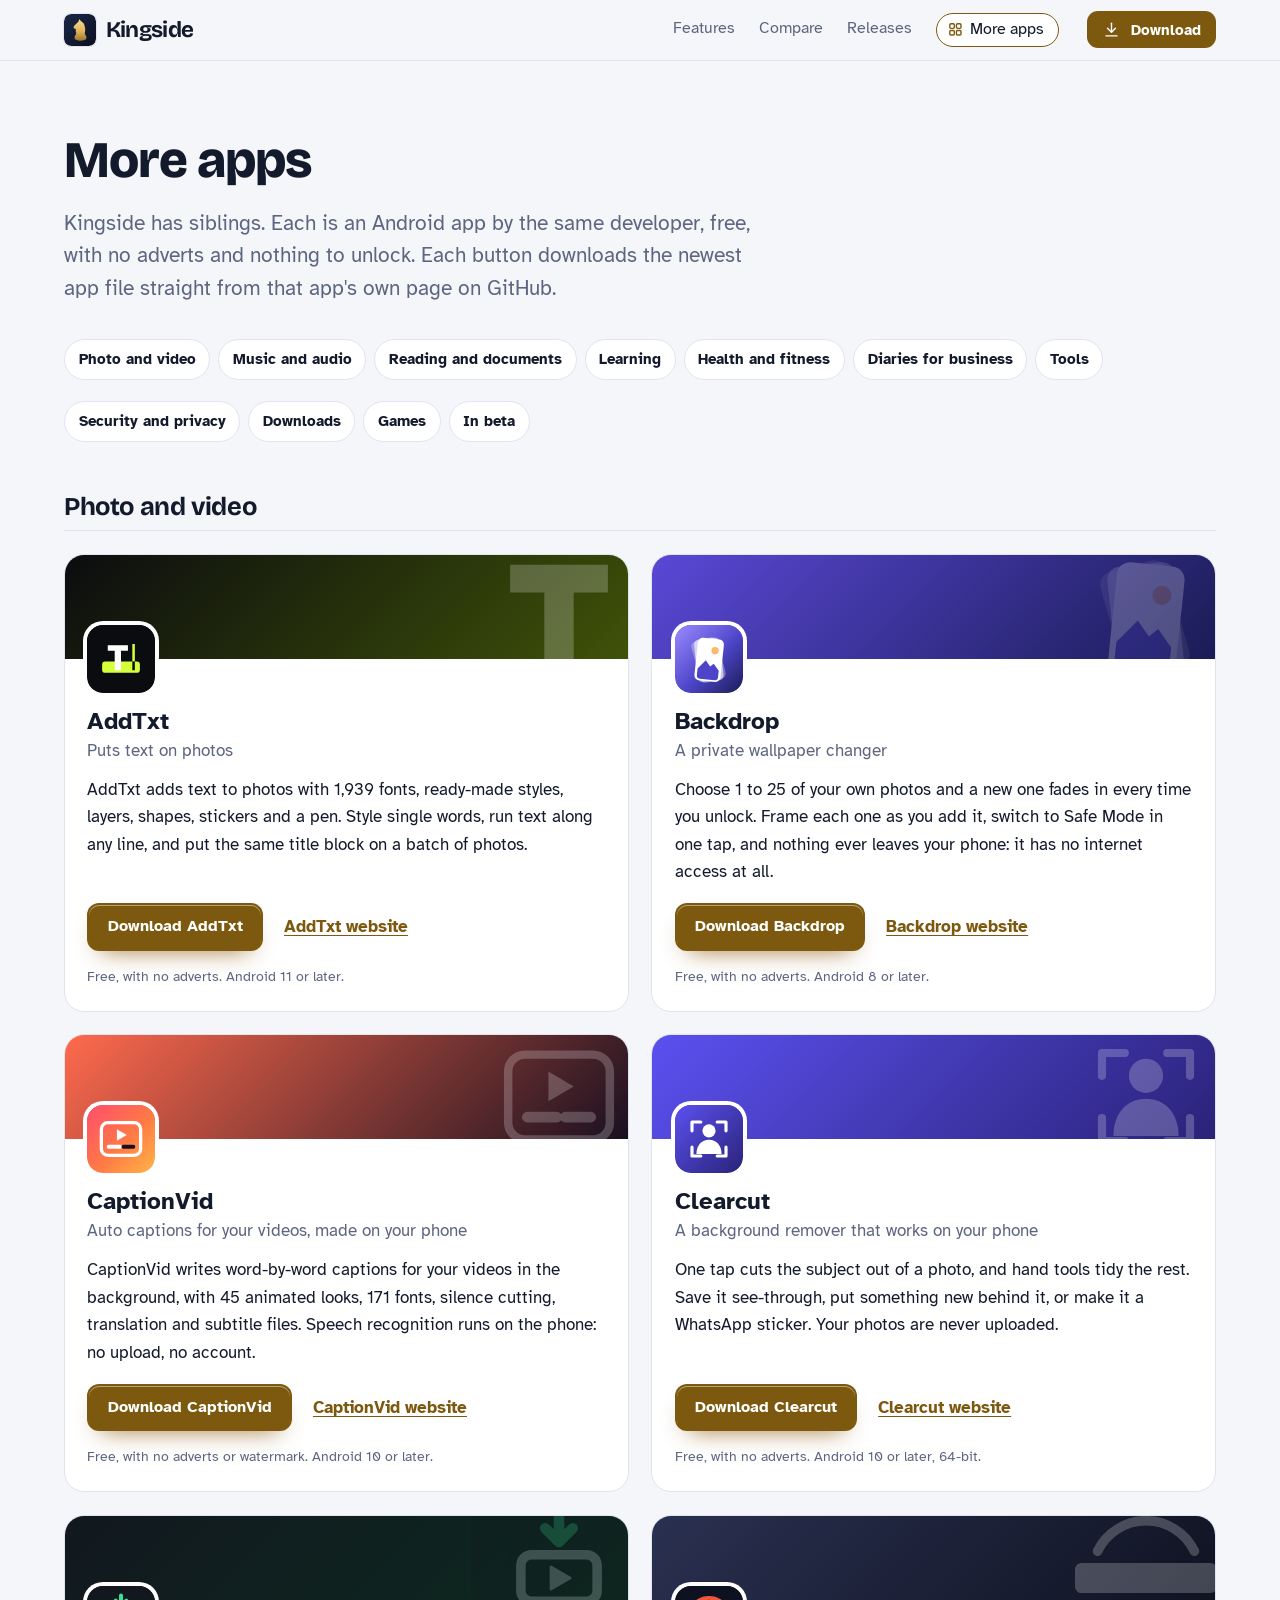
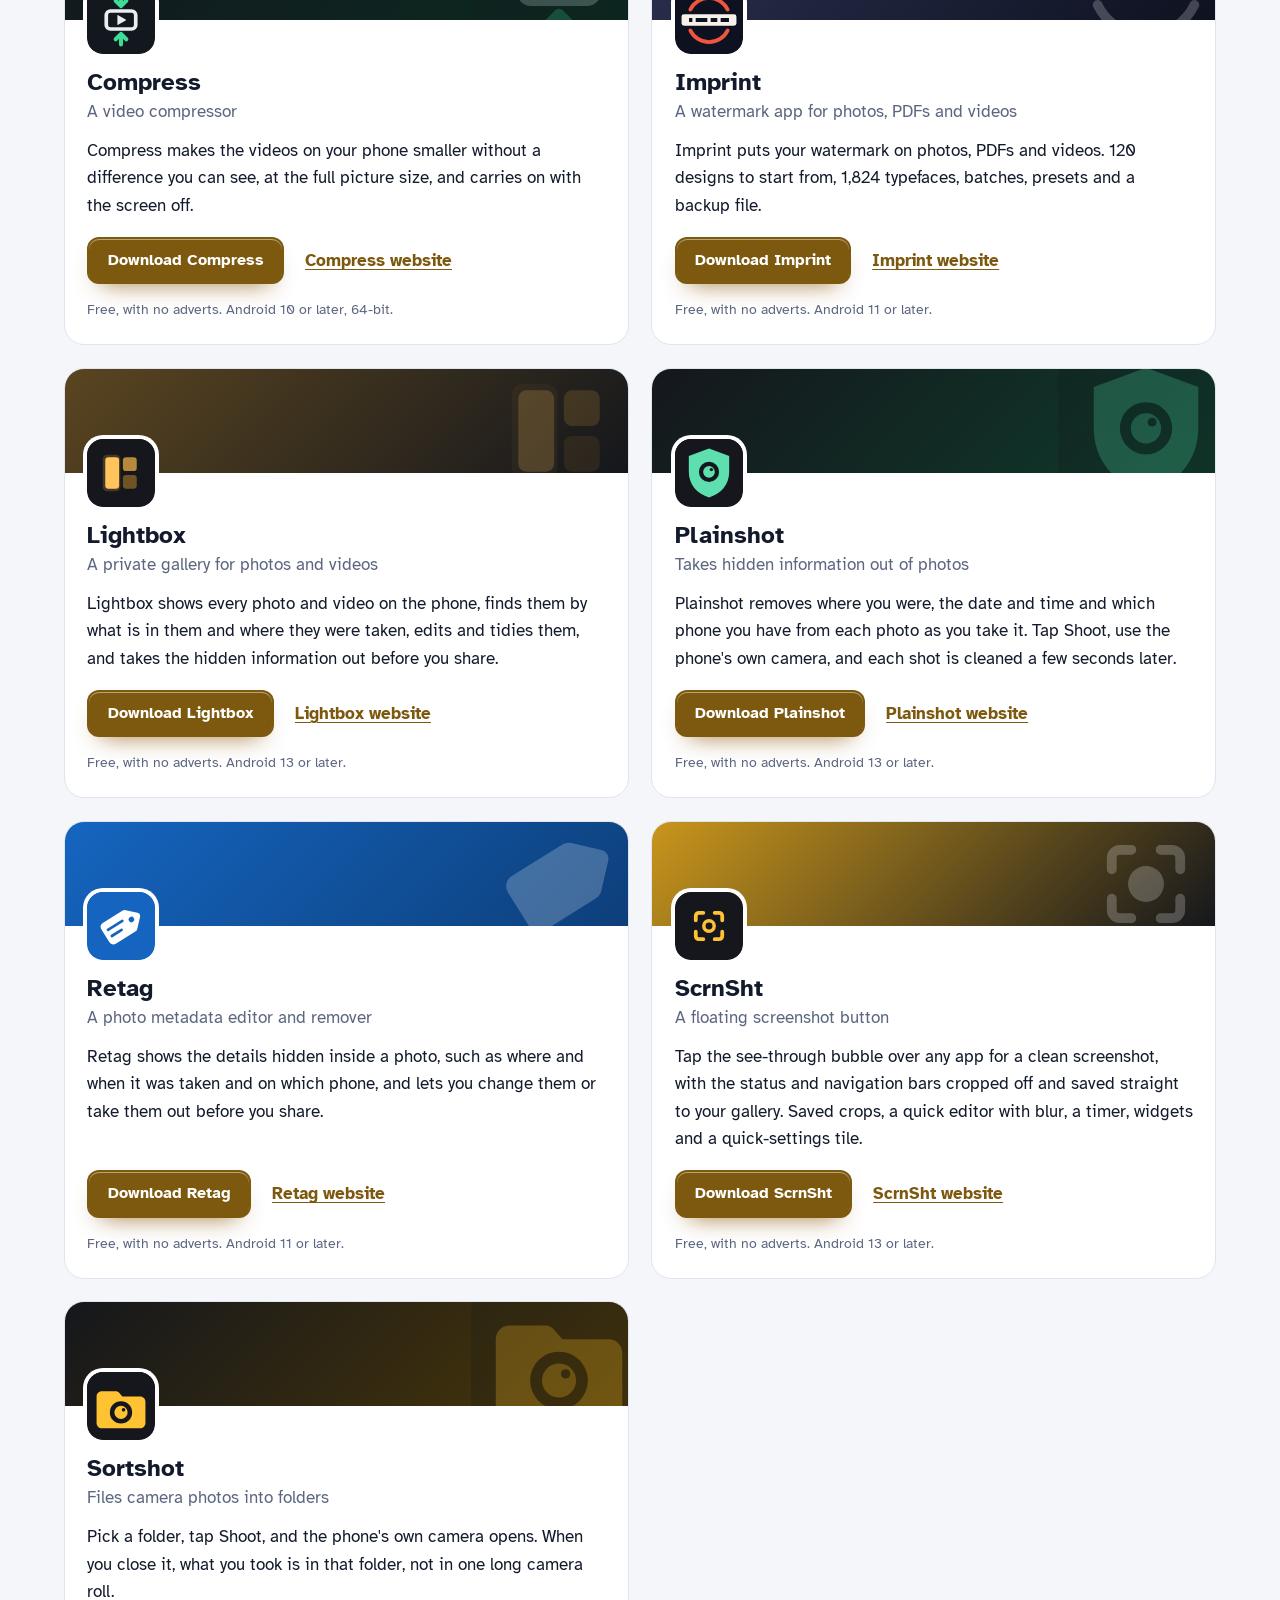
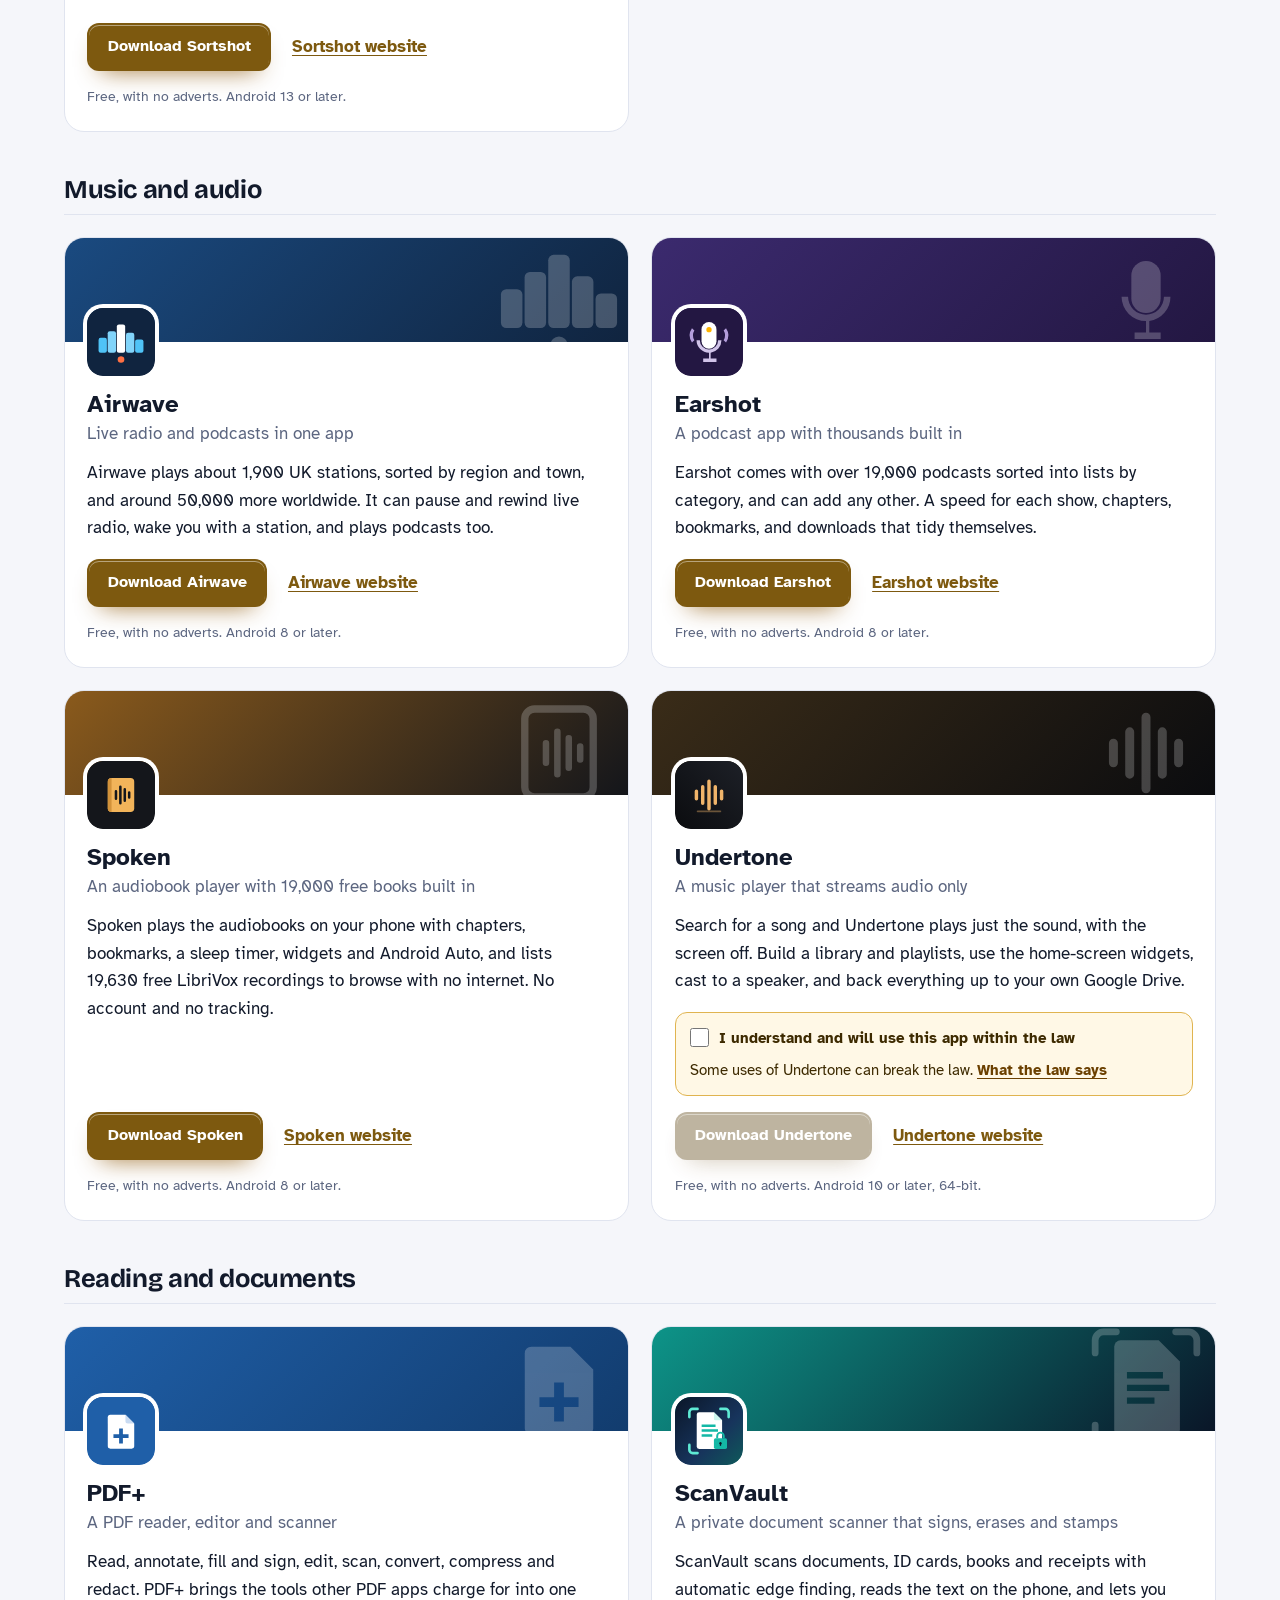
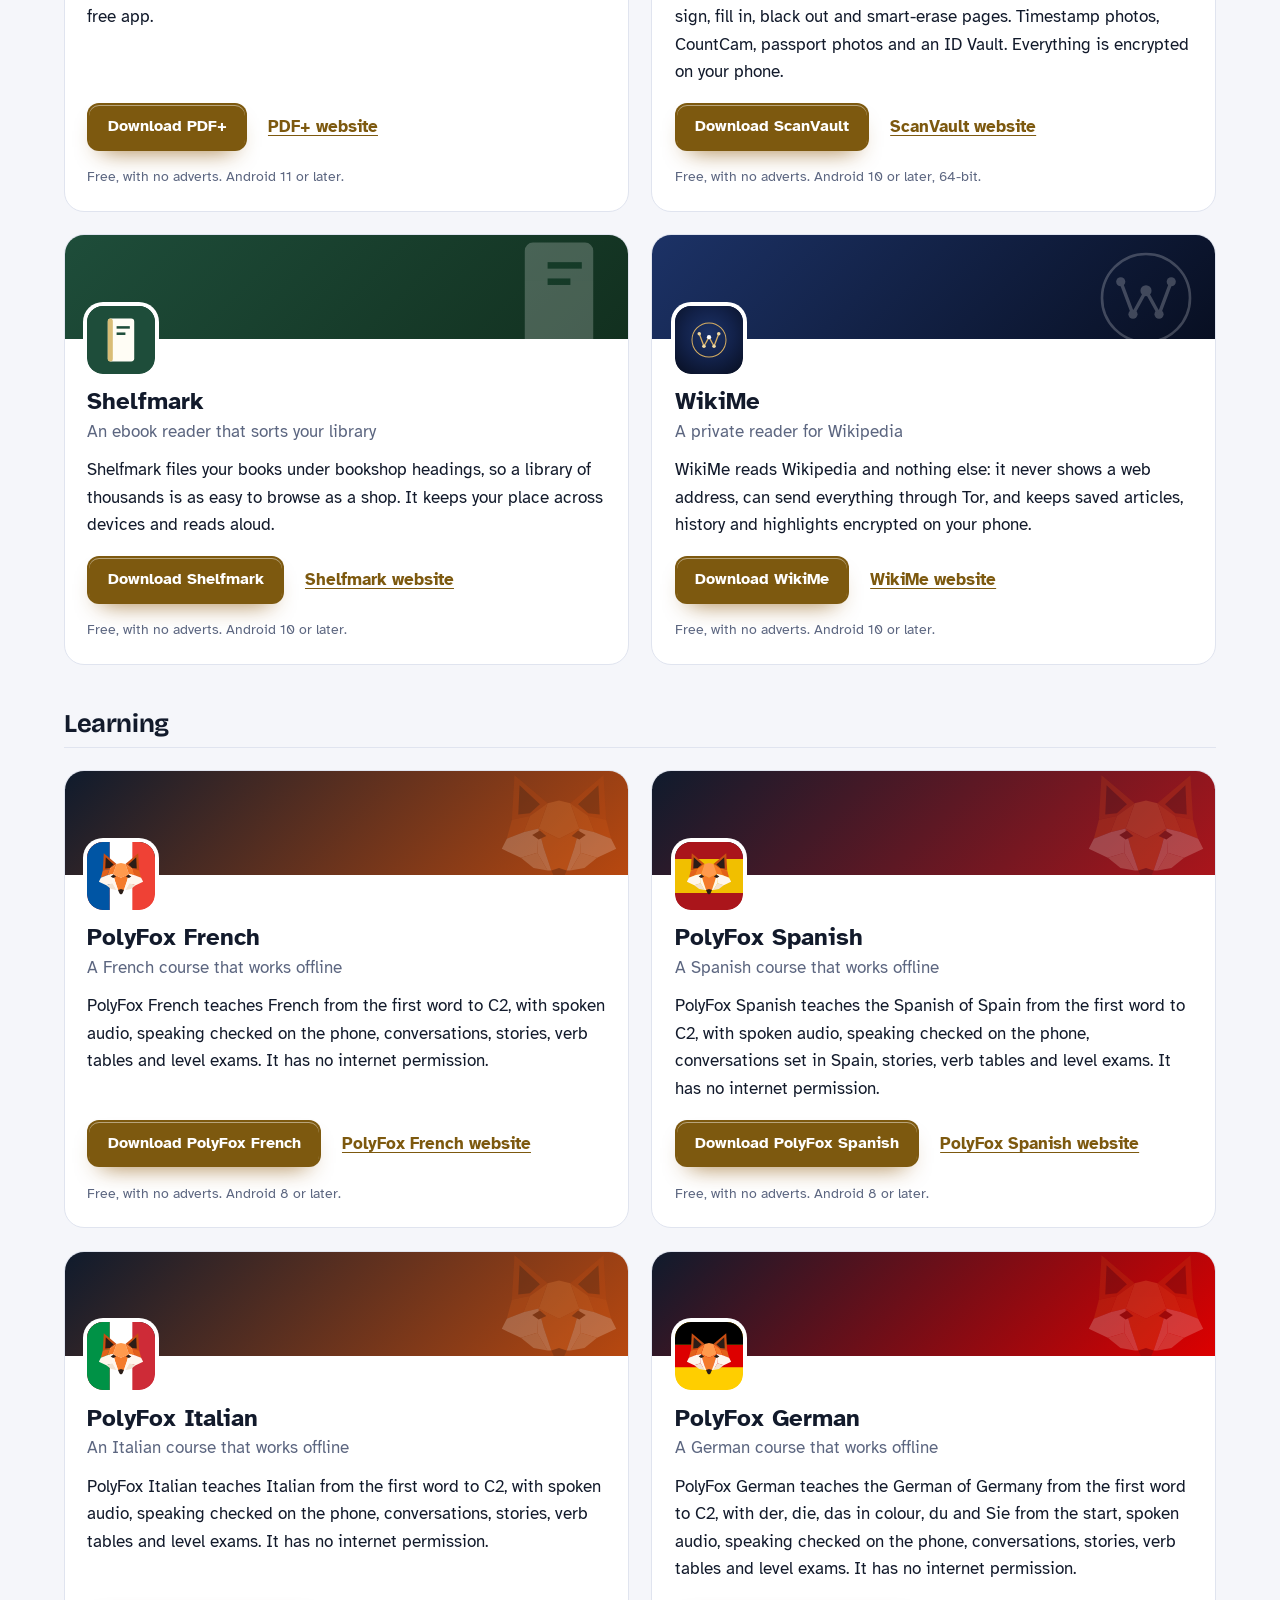
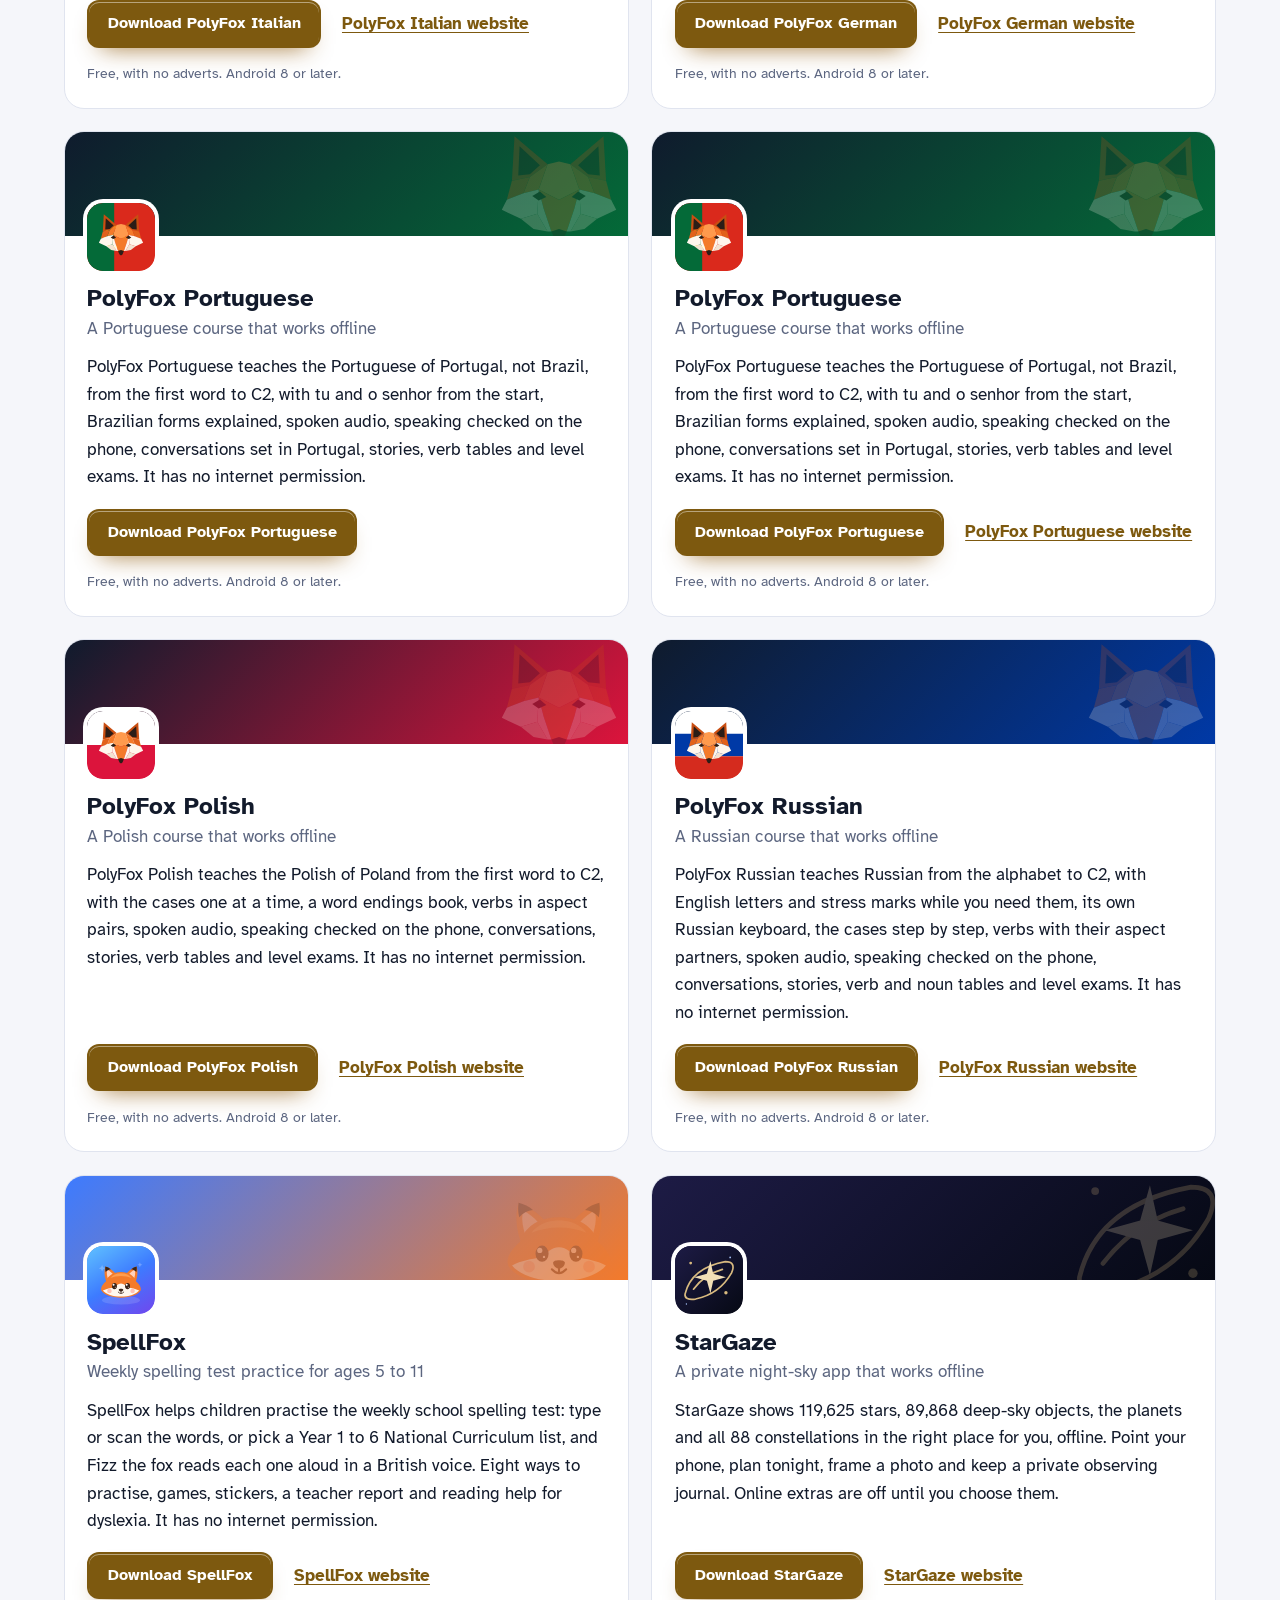
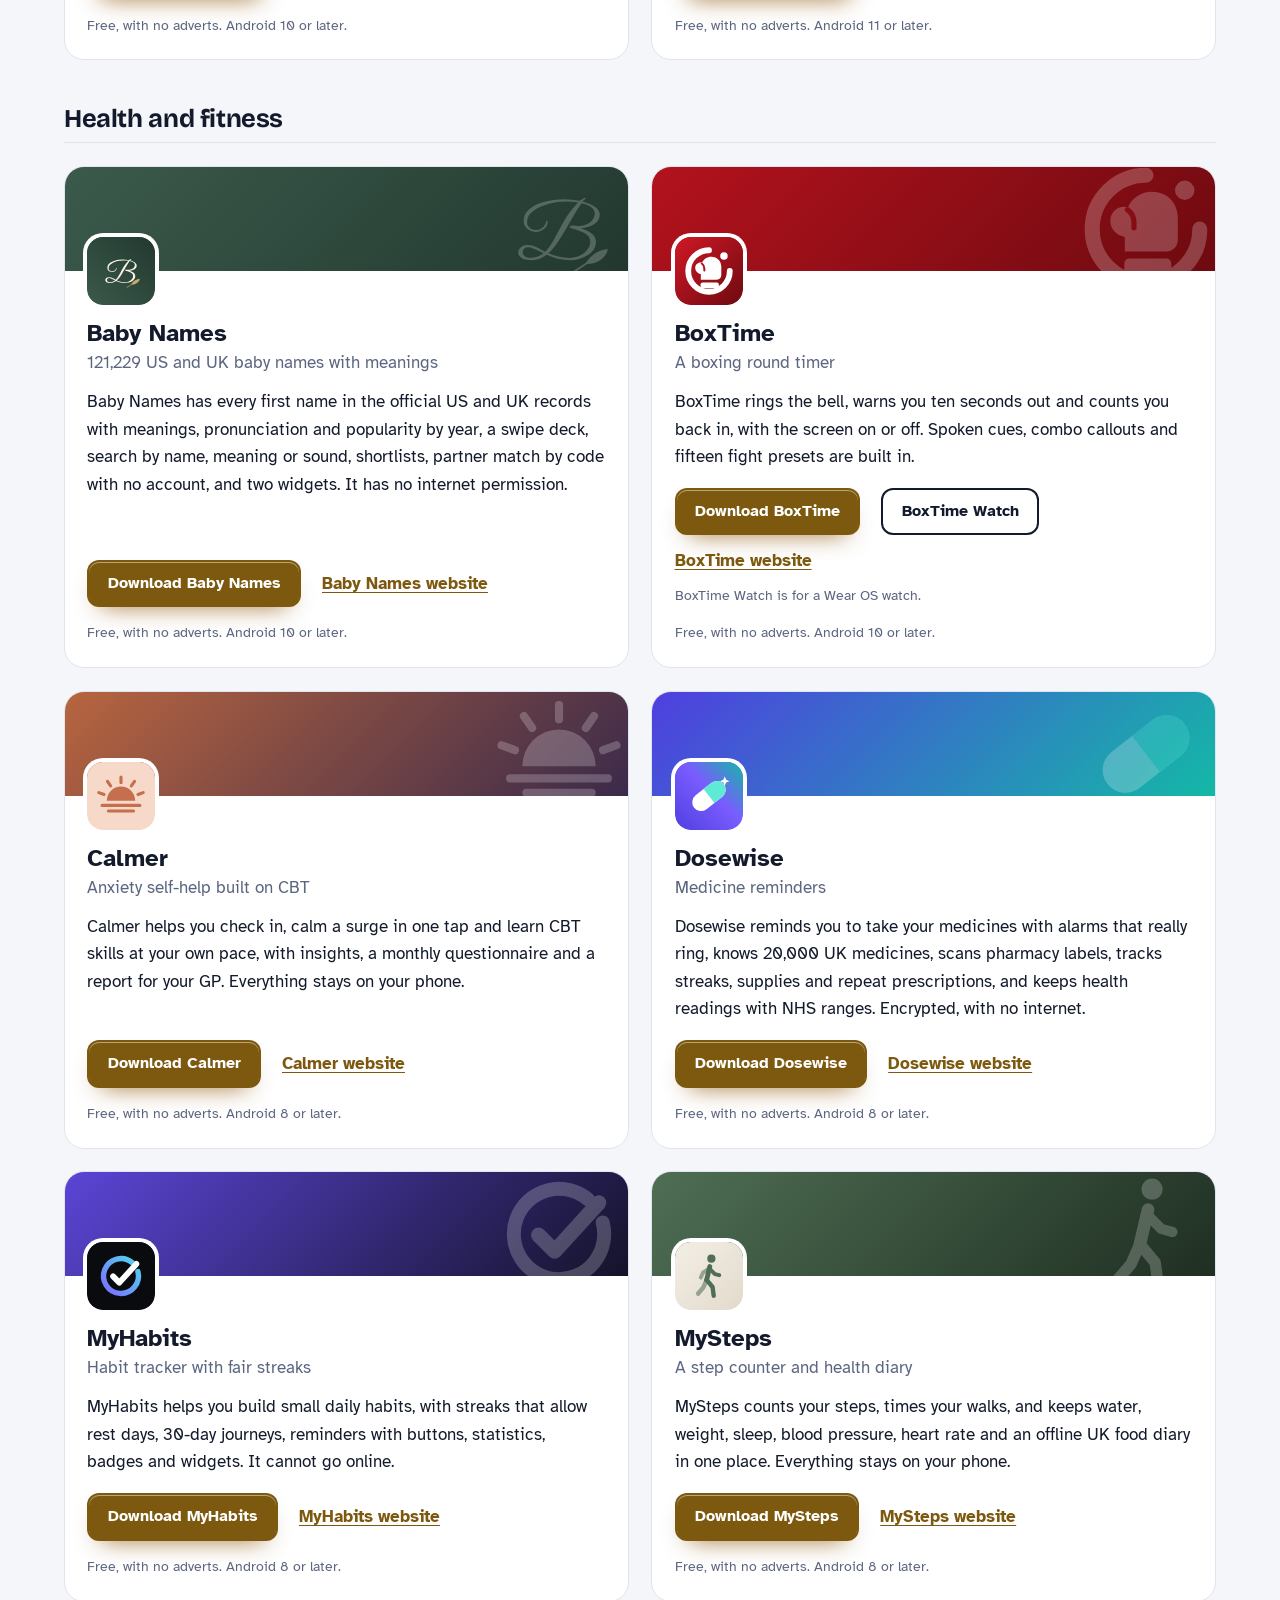
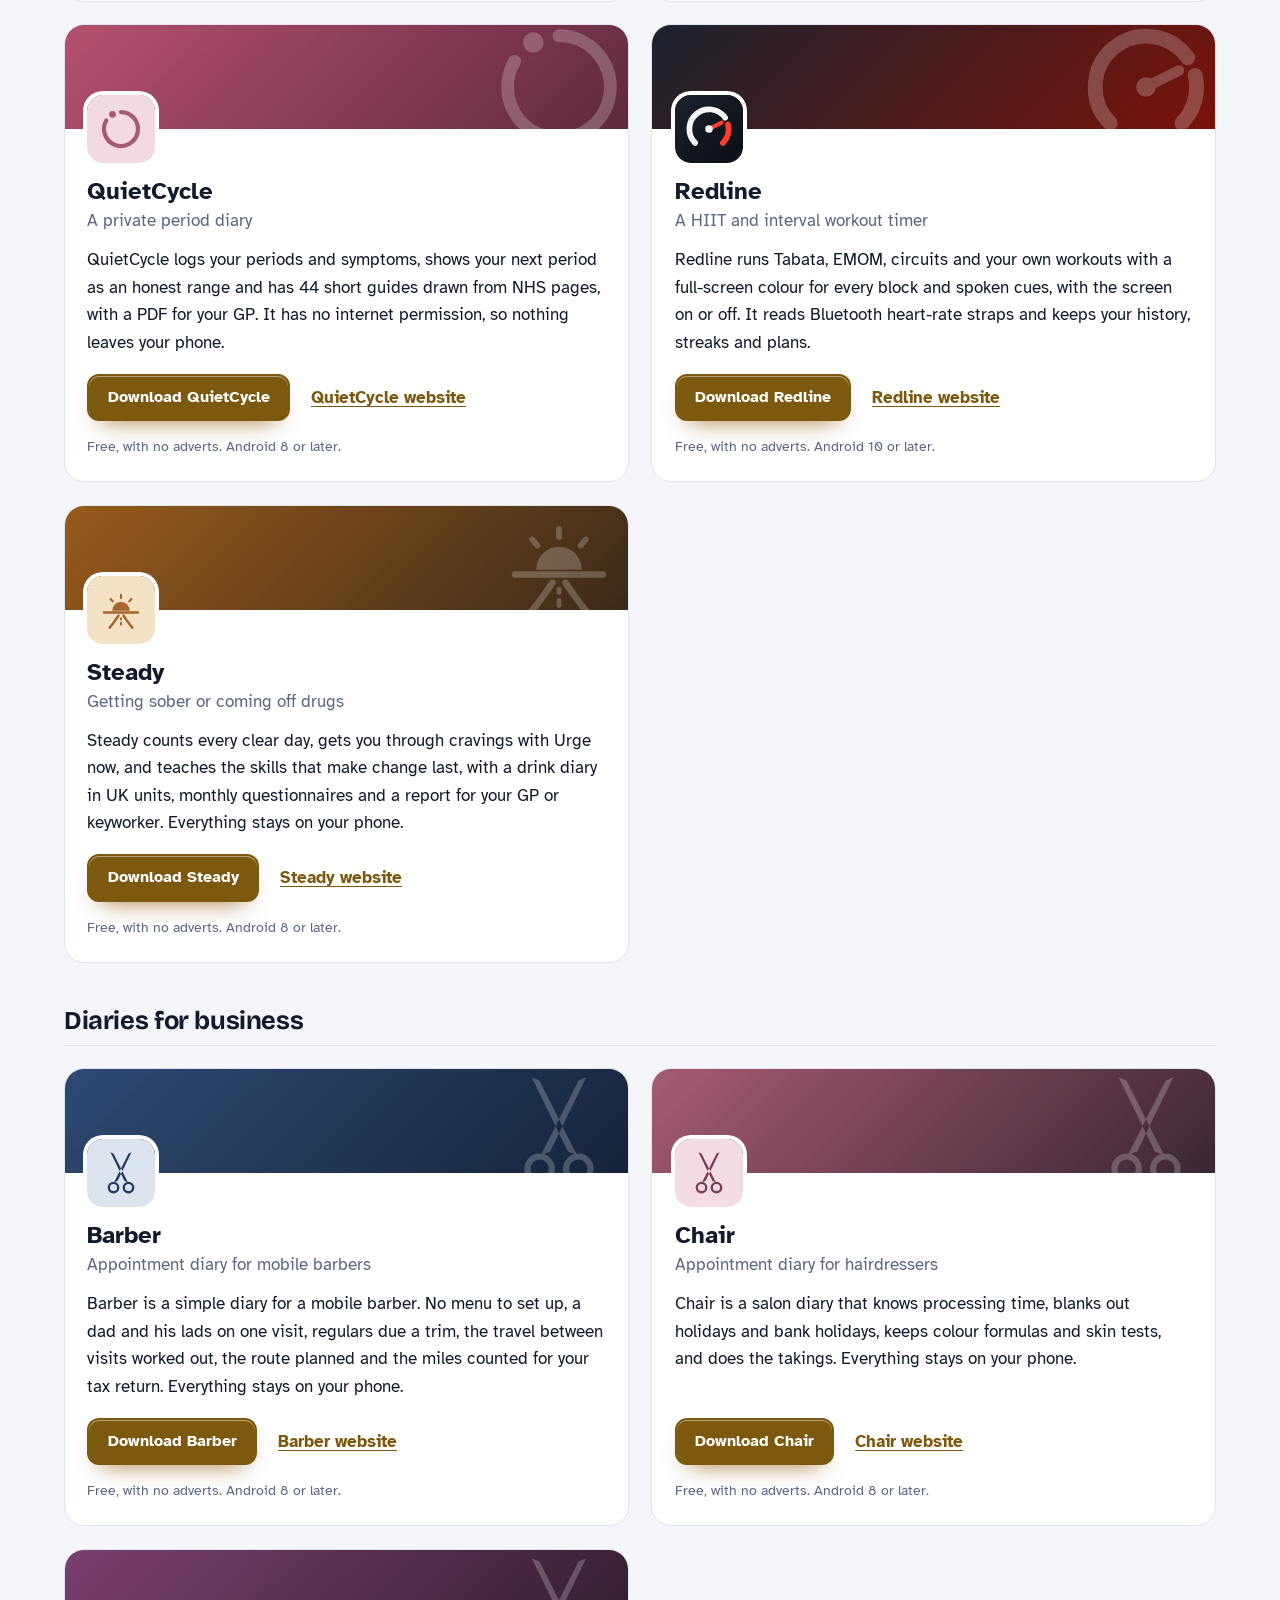
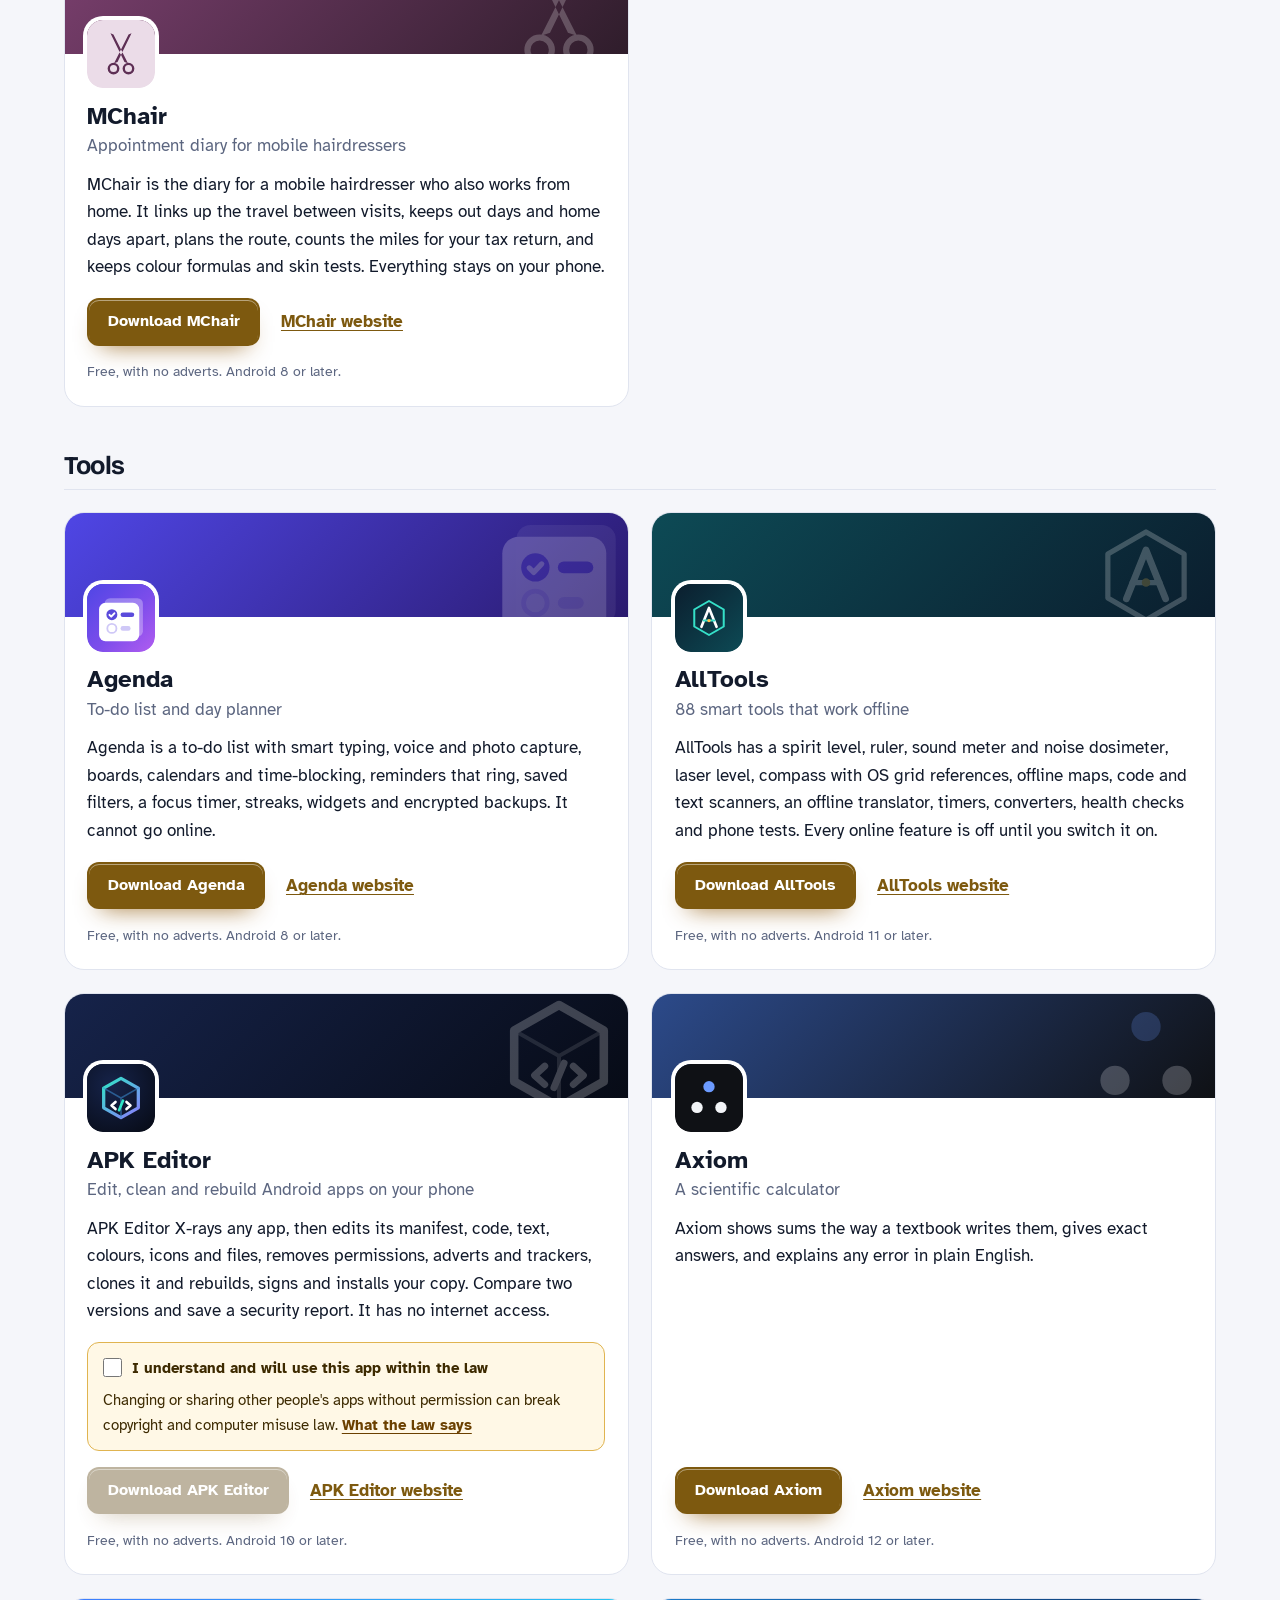
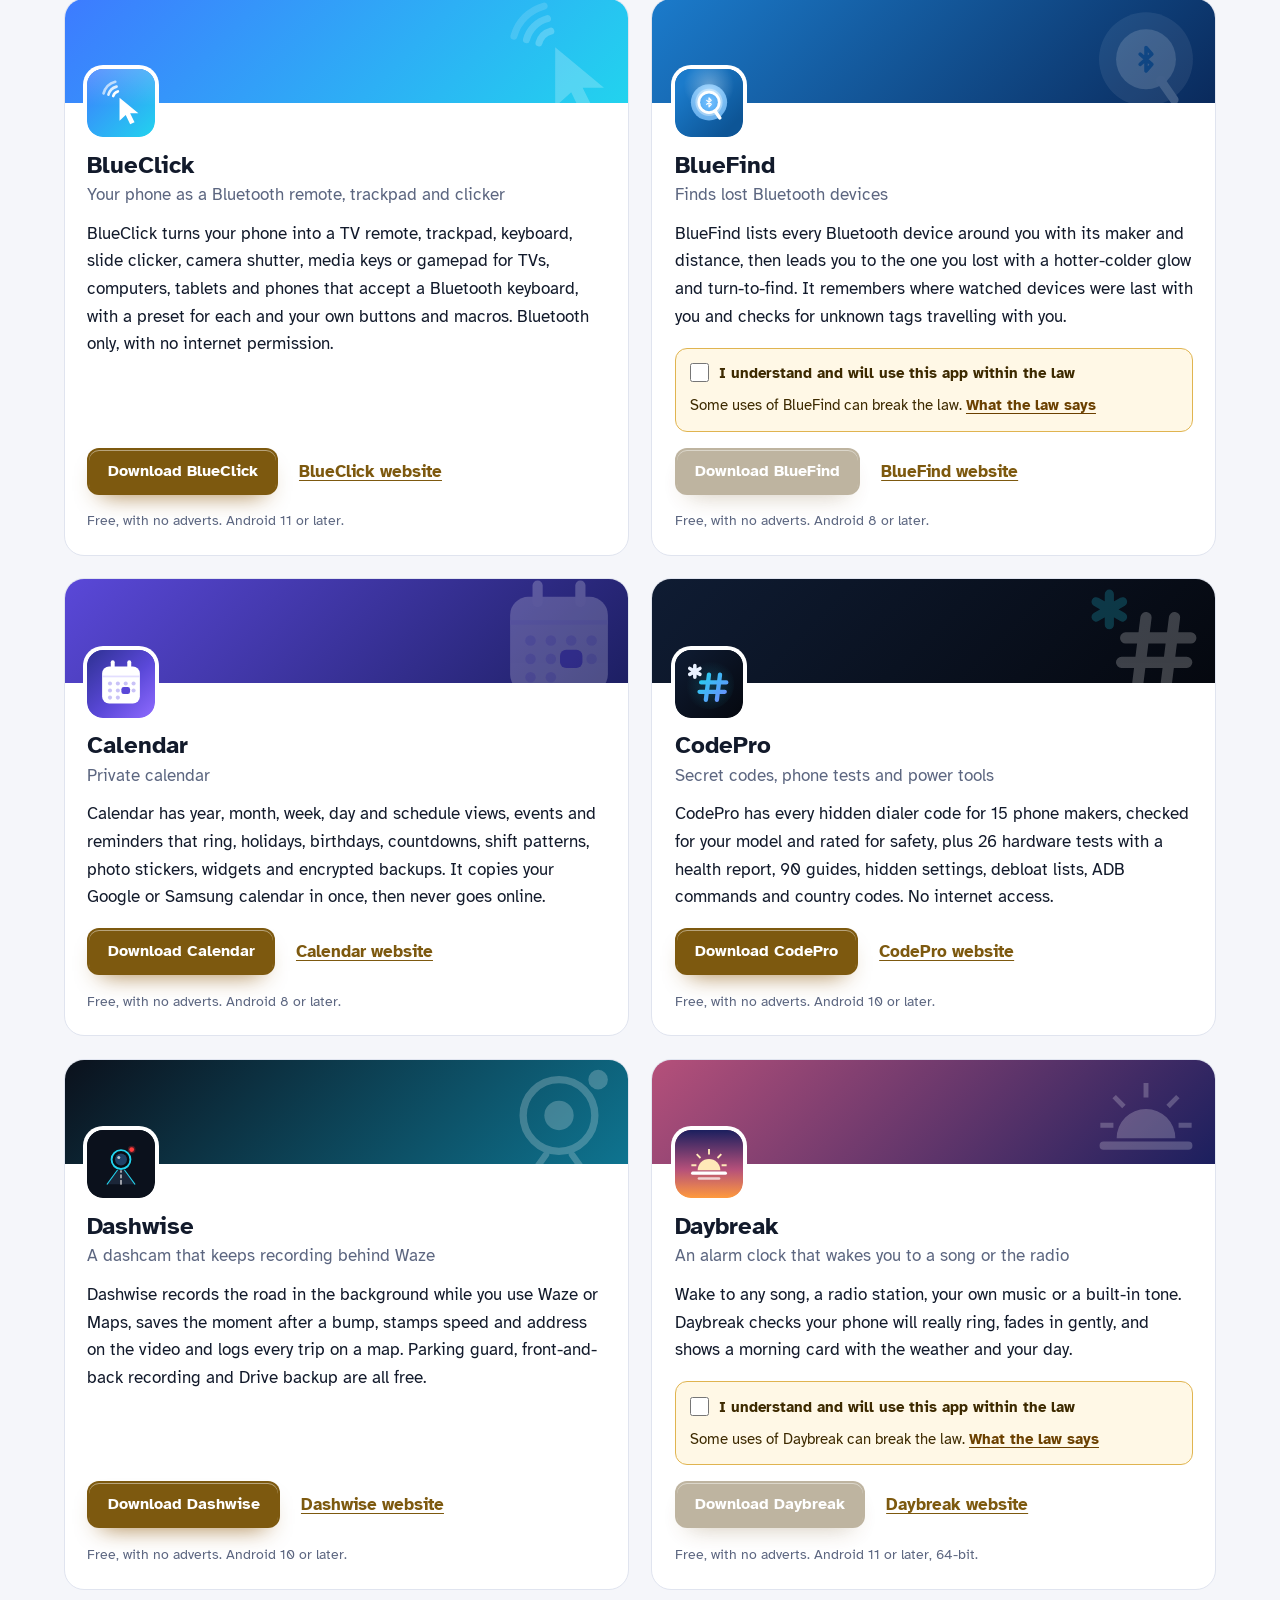
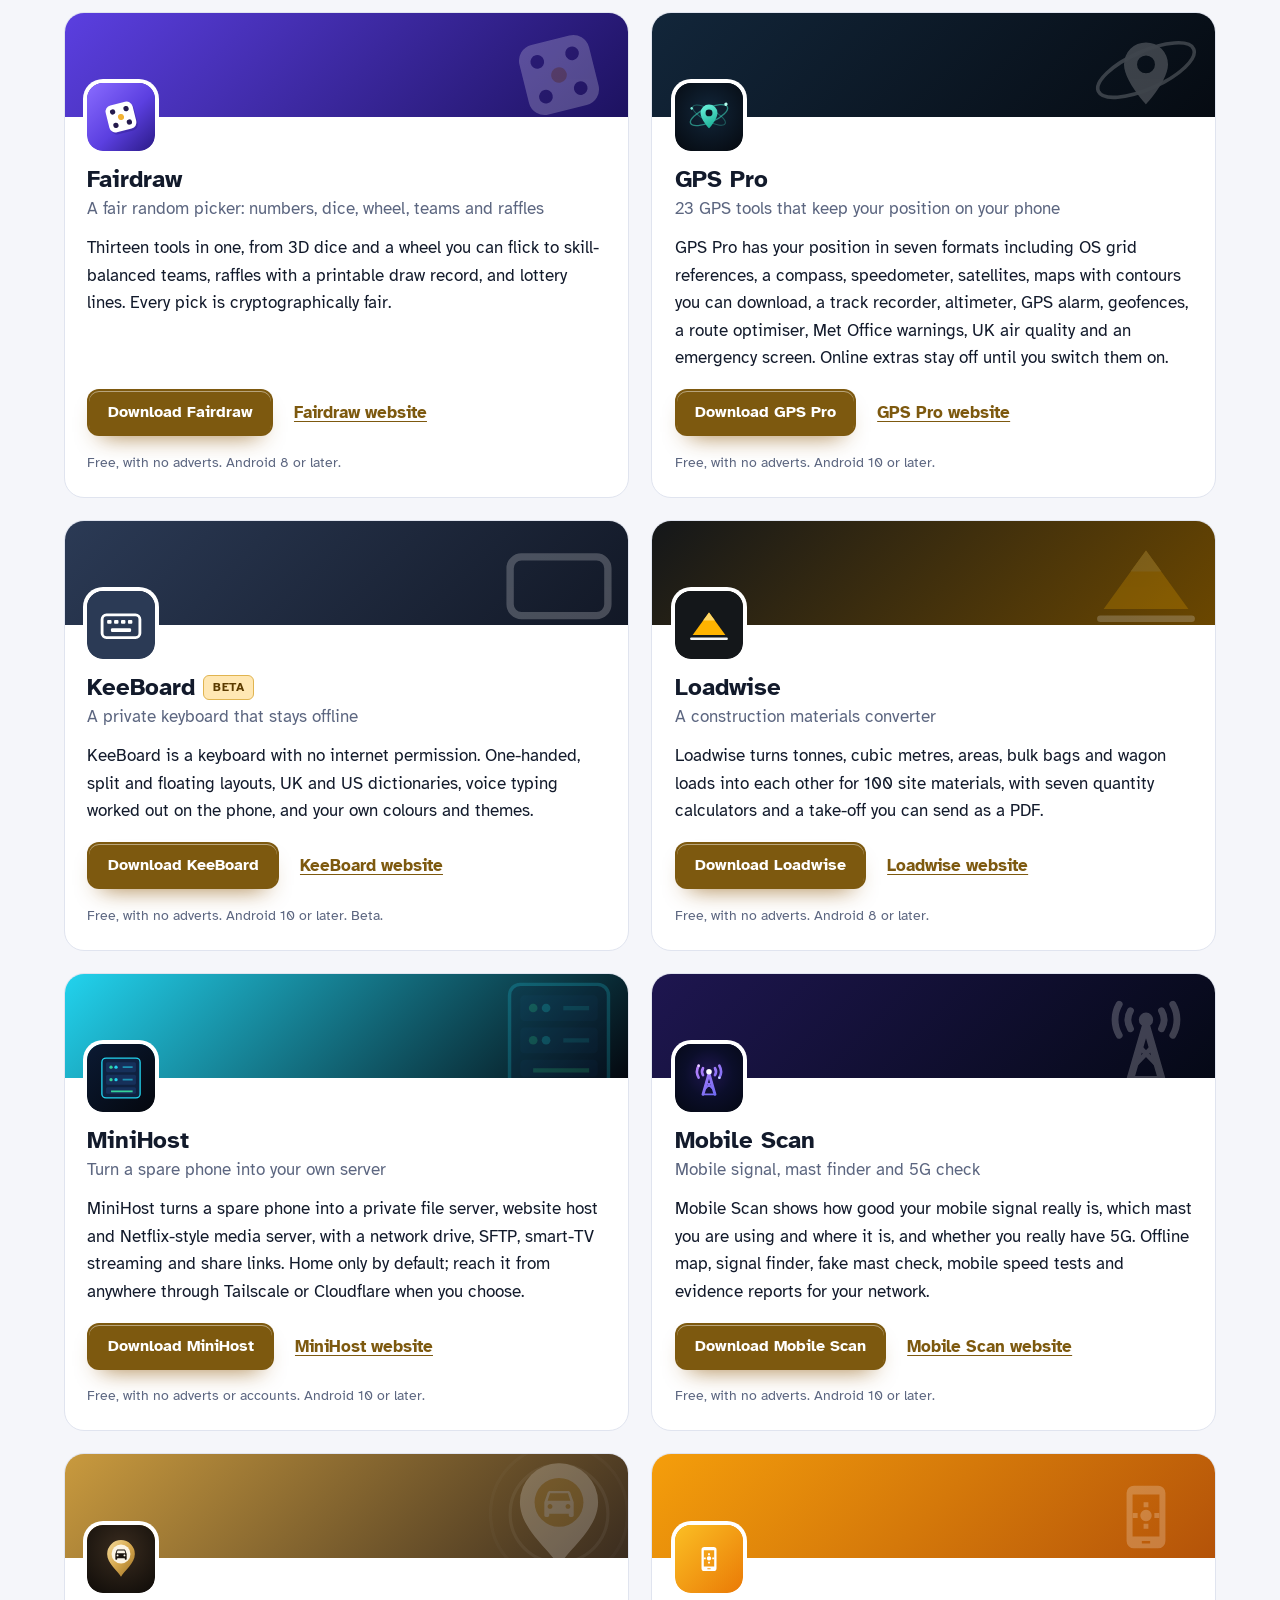
<file: more-apps.html>
<!DOCTYPE html>
<html lang="en-GB">
<head>
<meta charset="utf-8">
<meta name="viewport" content="width=device-width, initial-scale=1">
<title>More free Android apps from the maker of Kingside</title>
<meta name="description" content="All 99 free Android apps from the maker of Kingside, in one list by category, each with its download and a link to its website.">
<meta name="author" content="Jonathan Jackson">
<link rel="canonical" href="https://customgpter.github.io/kingside/more-apps.html">
<meta name="theme-color" content="#f5f6fa" media="(prefers-color-scheme: light)">
<meta name="theme-color" content="#0b1020" media="(prefers-color-scheme: dark)">
<meta property="og:type" content="website">
<meta property="og:site_name" content="Kingside">
<meta property="og:title" content="More free Android apps from the maker of Kingside">
<meta property="og:description" content="All 99 free Android apps from the maker of Kingside, in one list by category, each with its download and a link to its website.">
<meta property="og:url" content="https://customgpter.github.io/kingside/more-apps.html">
<meta property="og:image" content="https://customgpter.github.io/kingside/assets/og.png">
<meta property="og:image:width" content="1200">
<meta property="og:image:height" content="630">
<meta property="og:image:alt" content="Kingside&#x27;s game screen: a wooden board with ivory and ebony pieces, a knight chosen and its moves marked">
<meta property="og:locale" content="en_GB">
<meta name="twitter:card" content="summary_large_image">
<link rel="icon" href="./assets/favicon.svg" type="image/svg+xml">
<link rel="apple-touch-icon" href="./assets/apple-touch-icon.png">
<link rel="preload" href="./assets/fonts/bricolage-grotesque-latin.woff2" as="font" type="font/woff2" crossorigin>
<link rel="preload" href="./assets/fonts/atkinson-hyperlegible-latin-400-normal.woff2" as="font" type="font/woff2" crossorigin>
<link rel="stylesheet" href="./assets/site.css?v=1">
<link rel="stylesheet" href="./assets/house.css?v=1">
<script type="application/ld+json">{"@context":"https://schema.org","@type":"ItemList","name":"Apps from the maker of Kingside","url":"https://customgpter.github.io/kingside/more-apps.html","itemListElement":[{"@type":"ListItem","position":1,"name":"AddTxt","url":"https://customgpter.github.io/addtxt/"},{"@type":"ListItem","position":2,"name":"Backdrop","url":"https://customgpter.github.io/backdrop/"},{"@type":"ListItem","position":3,"name":"CaptionVid","url":"https://customgpter.github.io/captionvid/"},{"@type":"ListItem","position":4,"name":"Clearcut","url":"https://customgpter.github.io/clearcut/"},{"@type":"ListItem","position":5,"name":"Compress","url":"https://customgpter.github.io/compress/"},{"@type":"ListItem","position":6,"name":"Imprint","url":"https://customgpter.github.io/imprint/"},{"@type":"ListItem","position":7,"name":"Lightbox","url":"https://customgpter.github.io/lightbox/"},{"@type":"ListItem","position":8,"name":"Plainshot","url":"https://customgpter.github.io/plainshot/"},{"@type":"ListItem","position":9,"name":"Retag","url":"https://customgpter.github.io/retag/"},{"@type":"ListItem","position":10,"name":"ScrnSht","url":"https://customgpter.github.io/scrnsht/"},{"@type":"ListItem","position":11,"name":"Sortshot","url":"https://customgpter.github.io/sortshot/"},{"@type":"ListItem","position":12,"name":"Airwave","url":"https://customgpter.github.io/airwave/"},{"@type":"ListItem","position":13,"name":"Earshot","url":"https://customgpter.github.io/earshot/"},{"@type":"ListItem","position":14,"name":"Spoken","url":"https://customgpter.github.io/spoken/"},{"@type":"ListItem","position":15,"name":"Undertone","url":"https://customgpter.github.io/undertone/"},{"@type":"ListItem","position":16,"name":"PDF+","url":"https://customgpter.github.io/pdfplus/"},{"@type":"ListItem","position":17,"name":"ScanVault","url":"https://customgpter.github.io/scanvault/"},{"@type":"ListItem","position":18,"name":"Shelfmark","url":"https://customgpter.github.io/shelfmark/"},{"@type":"ListItem","position":19,"name":"WikiMe","url":"https://customgpter.github.io/wikime/"},{"@type":"ListItem","position":20,"name":"PolyFox French","url":"https://customgpter.github.io/polyfox/"},{"@type":"ListItem","position":21,"name":"PolyFox German","url":"https://customgpter.github.io/polyfox-german/"},{"@type":"ListItem","position":22,"name":"PolyFox Portuguese","url":"https://customgpter.github.io/polyfox-portuguese/"},{"@type":"ListItem","position":23,"name":"PolyFox Polish","url":"https://customgpter.github.io/polyfox-polish/"},{"@type":"ListItem","position":24,"name":"PolyFox Russian","url":"https://customgpter.github.io/polyfox-russian/"},{"@type":"ListItem","position":25,"name":"SpellFox","url":"https://customgpter.github.io/spellfox/"},{"@type":"ListItem","position":26,"name":"StarGaze","url":"https://customgpter.github.io/stargaze/"},{"@type":"ListItem","position":27,"name":"Baby Names","url":"https://customgpter.github.io/babynames/"},{"@type":"ListItem","position":28,"name":"BoxTime","url":"https://customgpter.github.io/boxtime/"},{"@type":"ListItem","position":29,"name":"Calmer","url":"https://customgpter.github.io/calmer/"},{"@type":"ListItem","position":30,"name":"Dosewise","url":"https://customgpter.github.io/dosewise/"},{"@type":"ListItem","position":31,"name":"MyHabits","url":"https://customgpter.github.io/myhabits/"},{"@type":"ListItem","position":32,"name":"MySteps","url":"https://customgpter.github.io/mysteps/"},{"@type":"ListItem","position":33,"name":"QuietCycle","url":"https://customgpter.github.io/quietcycle/"},{"@type":"ListItem","position":34,"name":"Redline","url":"https://customgpter.github.io/redline/"},{"@type":"ListItem","position":35,"name":"Steady","url":"https://customgpter.github.io/steady/"},{"@type":"ListItem","position":36,"name":"Barber","url":"https://customgpter.github.io/barber/"},{"@type":"ListItem","position":37,"name":"Chair","url":"https://customgpter.github.io/chair/"},{"@type":"ListItem","position":38,"name":"MChair","url":"https://customgpter.github.io/mchair/"},{"@type":"ListItem","position":39,"name":"Agenda","url":"https://customgpter.github.io/agenda/"},{"@type":"ListItem","position":40,"name":"AllTools","url":"https://customgpter.github.io/alltools/"},{"@type":"ListItem","position":41,"name":"APK Editor","url":"https://customgpter.github.io/apkeditor/"},{"@type":"ListItem","position":42,"name":"Axiom","url":"https://customgpter.github.io/axiom/"},{"@type":"ListItem","position":43,"name":"BlueClick","url":"https://customgpter.github.io/blueclick/"},{"@type":"ListItem","position":44,"name":"BlueFind","url":"https://customgpter.github.io/bluefind/"},{"@type":"ListItem","position":45,"name":"Calendar","url":"https://customgpter.github.io/calendar/"},{"@type":"ListItem","position":46,"name":"CodePro","url":"https://customgpter.github.io/codepro/"},{"@type":"ListItem","position":47,"name":"Dashwise","url":"https://customgpter.github.io/dashwise/"},{"@type":"ListItem","position":48,"name":"Daybreak","url":"https://customgpter.github.io/daybreak/"},{"@type":"ListItem","position":49,"name":"Fairdraw","url":"https://customgpter.github.io/fairdraw/"},{"@type":"ListItem","position":50,"name":"GPS Pro","url":"https://customgpter.github.io/gpspro/"},{"@type":"ListItem","position":51,"name":"KeeBoard","url":"https://customgpter.github.io/keeboard/"},{"@type":"ListItem","position":52,"name":"Loadwise","url":"https://customgpter.github.io/loadwise/"},{"@type":"ListItem","position":53,"name":"MiniHost","url":"https://customgpter.github.io/minihost/"},{"@type":"ListItem","position":54,"name":"Mobile Scan","url":"https://customgpter.github.io/mobilescan/"},{"@type":"ListItem","position":55,"name":"Parkwise","url":"https://customgpter.github.io/parkwise/"},{"@type":"ListItem","position":56,"name":"Pocketmind","url":"https://customgpter.github.io/pocketmind/"},{"@type":"ListItem","position":57,"name":"Refine","url":"https://customgpter.github.io/refine/"},{"@type":"ListItem","position":58,"name":"Shiftwise","url":"https://customgpter.github.io/shiftwise/"},{"@type":"ListItem","position":59,"name":"SimpleCalc","url":"https://customgpter.github.io/simplecalc/"},{"@type":"ListItem","position":60,"name":"Skyline","url":"https://customgpter.github.io/skyline/"},{"@type":"ListItem","position":61,"name":"Slipway","url":"https://customgpter.github.io/slipway/"},{"@type":"ListItem","position":62,"name":"Tagger","url":"https://customgpter.github.io/tagger/"},{"@type":"ListItem","position":63,"name":"TotalClean","url":"https://customgpter.github.io/totalclean/"},{"@type":"ListItem","position":64,"name":"TVLink","url":"https://customgpter.github.io/tvlink/"},{"@type":"ListItem","position":65,"name":"Unbox","url":"https://customgpter.github.io/unbox/"},{"@type":"ListItem","position":66,"name":"WhatsKeep","url":"https://customgpter.github.io/whatskeep/"},{"@type":"ListItem","position":67,"name":"WiFi Scan","url":"https://customgpter.github.io/wifiscan/"},{"@type":"ListItem","position":68,"name":"Auditly","url":"https://customgpter.github.io/auditly/"},{"@type":"ListItem","position":69,"name":"Backchannel","url":"https://customgpter.github.io/backchannel/"},{"@type":"ListItem","position":70,"name":"ENotes","url":"https://customgpter.github.io/enotes/"},{"@type":"ListItem","position":71,"name":"FindMe","url":"https://customgpter.github.io/findme/"},{"@type":"ListItem","position":72,"name":"iLock","url":"https://customgpter.github.io/ilock/"},{"@type":"ListItem","position":73,"name":"ImSafe","url":"https://customgpter.github.io/imsafe/"},{"@type":"ListItem","position":74,"name":"IShred","url":"https://customgpter.github.io/ishred/"},{"@type":"ListItem","position":75,"name":"LockBox","url":"https://customgpter.github.io/lockbox/"},{"@type":"ListItem","position":76,"name":"PassVault","url":"https://customgpter.github.io/passvault/"},{"@type":"ListItem","position":77,"name":"SpyFind","url":"https://customgpter.github.io/spyfind/"},{"@type":"ListItem","position":78,"name":"TextWipe","url":"https://customgpter.github.io/textwipe/"},{"@type":"ListItem","position":79,"name":"Tracewire","url":"https://customgpter.github.io/tracewire/"},{"@type":"ListItem","position":80,"name":"Vigil","url":"https://customgpter.github.io/vigil/"},{"@type":"ListItem","position":81,"name":"Grab","url":"https://customgpter.github.io/grab/"},{"@type":"ListItem","position":82,"name":"Swarm","url":"https://customgpter.github.io/swarm/"},{"@type":"ListItem","position":83,"name":"Plane Games","url":"https://customgpter.github.io/plane-games/"},{"@type":"ListItem","position":84,"name":"Ninefold","url":"https://customgpter.github.io/ninefold/"},{"@type":"ListItem","position":85,"name":"Cubewise","url":"https://customgpter.github.io/cubewise/"},{"@type":"ListItem","position":86,"name":"Tilewise","url":"https://customgpter.github.io/tilewise/"},{"@type":"ListItem","position":87,"name":"Letterwise","url":"https://customgpter.github.io/letterwise/"},{"@type":"ListItem","position":88,"name":"Kingside","url":"https://customgpter.github.io/kingside/"},{"@type":"ListItem","position":89,"name":"Deckhand","url":"https://customgpter.github.io/deckhand/"},{"@type":"ListItem","position":90,"name":"SNESForge","url":"https://customgpter.github.io/snesforge/"},{"@type":"ListItem","position":91,"name":"Fame Boy","url":"https://customgpter.github.io/fameboy/"},{"@type":"ListItem","position":92,"name":"PSPPro","url":"https://customgpter.github.io/psppro/"},{"@type":"ListItem","position":93,"name":"MegaGen","url":"https://customgpter.github.io/megagen/"},{"@type":"ListItem","position":94,"name":"QVR","url":"https://customgpter.github.io/qvr/"},{"@type":"ListItem","position":95,"name":"QVR Watch","url":"https://customgpter.github.io/qvr-watch/"},{"@type":"ListItem","position":96,"name":"QVRLite","url":"https://customgpter.github.io/qvrlite/"},{"@type":"ListItem","position":97,"name":"Onionz","url":"https://customgpter.github.io/onionz/"},{"@type":"ListItem","position":98,"name":"OnionzWeb","url":"https://customgpter.github.io/onionzweb/"}]}</script>
<link rel="stylesheet" href="./assets/apps-list.css?v=1">
<script src="./assets/apps-list.js?v=1" defer></script>
</head>
<body>
<a class="skip" href="#main">Skip to content</a>
<header class="masthead">
<div class="wrap">
<a class="brand" href="./" aria-label="Kingside home"><svg viewBox="0 0 108 108" aria-hidden="true"><defs><linearGradient id="ksg" x1="0" y1="0" x2="1" y2="1"><stop offset="0" stop-color="#1c2748"/><stop offset="1" stop-color="#0b1020"/></linearGradient><linearGradient id="ksk" x1="0" y1="0" x2="0" y2="1"><stop offset="0" stop-color="#f6dc98"/><stop offset=".55" stop-color="#e2b55a"/><stop offset="1" stop-color="#9c7430"/></linearGradient></defs><rect width="108" height="108" rx="24" fill="url(#ksg)"/><path fill="url(#ksk)" d="M52.0,18.0 L50.6,19.1 L49.9,20.5 L49.3,25.5 L42.2,31.7 L35.4,38.9 L33.2,41.8 L32.4,44.2 L32.6,46.9 L35.9,50.1 L37.2,50.7 L40.4,50.1 L39.5,57.3 L40.0,60.2 L41.2,63.1 L40.5,65.4 L41.0,68.3 L40.5,69.5 L37.6,72.4 L36.0,76.4 L35.7,82.4 L36.7,84.4 L38.4,86.0 L45.0,88.8 L53.1,90.0 L62.9,89.5 L71.2,87.0 L74.6,84.4 L75.6,82.4 L75.4,76.4 L73.7,72.4 L70.8,69.5 L70.4,68.3 L70.8,65.4 L70.1,63.7 L71.0,62.5 L71.6,52.5 L71.0,46.1 L68.1,35.4 L66.4,32.0 L61.4,26.7 L58.0,24.4 L56.2,24.1 L55.5,20.7 L54.9,20.3 L53.7,20.4 L53.1,18.6Z"/></svg><span>Kingside</span></a>
<nav aria-label="Main"><ul><li><a href="./#features">Features</a></li><li><a href="./compare.html">Compare</a></li><li><a href="./releases.html">Releases</a></li><li><a class="more-apps" href="./more-apps.html" aria-current="page"><svg class="ico" viewBox="0 0 24 24" aria-hidden="true"><rect x="4" y="4" width="6.5" height="6.5" rx="1.6"/><rect x="13.5" y="4" width="6.5" height="6.5" rx="1.6"/><rect x="4" y="13.5" width="6.5" height="6.5" rx="1.6"/><rect x="13.5" y="13.5" width="6.5" height="6.5" rx="1.6"/></svg>More apps</a></li></ul></nav>
<a class="button small" href="https://github.com/CustomGPTer/kingside/releases/latest/download/Kingside.apk"><svg class="ico" viewBox="0 0 24 24" aria-hidden="true"><path d="M12 4v11"/><path d="M7 10.5l5 5 5-5"/><path d="M5 20h14"/></svg>Download</a>
</div>
</header>
<main id="main" class="doc">
<div class="wrap">
<div class="measure">
<h1>More apps</h1>
<p class="lede">Kingside has siblings. Each is an Android app by the same developer, free, with no adverts and nothing to unlock. Each button downloads the newest app file straight from that app's own page on GitHub.</p>
</div>
<!-- apps:start -->
<nav class="mapps-jump" aria-label="App groups"><ul><li><a href="#apps-photo">Photo and video</a></li><li><a href="#apps-audio">Music and audio</a></li><li><a href="#apps-reading">Reading and documents</a></li><li><a href="#apps-learning">Learning</a></li><li><a href="#apps-health">Health and fitness</a></li><li><a href="#apps-diaries">Diaries for business</a></li><li><a href="#apps-tools">Tools</a></li><li><a href="#apps-security">Security and privacy</a></li><li><a href="#apps-downloads">Downloads</a></li><li><a href="#apps-games">Games</a></li><li><a href="#apps-testing">In beta</a></li></ul></nav>
<div class="mapps-group" role="group" aria-labelledby="apps-photo"><h2 class="mapps-cat" id="apps-photo">Photo and video</h2>
<ul class="mapps"><li class="mapp" style="--b:#0b0c0f;--b2:#3f5208"><div class="mapp-cover" aria-hidden="true"><svg viewBox="0 0 108 108"><path fill="#fff" d="M24 22h60v17H63v49H45V39H24z"/></svg></div><div class="mapp-body"><svg class="mapp-icon" viewBox="0 0 108 108" aria-hidden="true"><rect width="108" height="108" rx="24" fill="#0b0c0f"/><path fill="#d4ff3a" d="M29 58h50a5 5 0 0 1 5 5v8a5 5 0 0 1-5 5H29a5 5 0 0 1-5-5v-8a5 5 0 0 1 5-5z"/><path fill="#fff" d="M33 32h32v9H54v31H44V41H33z"/><path fill="#d4ff3a" d="M72 30h4v28h-4z"/><path fill="#0b0c0f" d="M72 58h4v14h-4z"/></svg><h3>AddTxt</h3><p class="mapp-kind">Puts text on photos</p><p class="mapp-say">AddTxt adds text to photos with 1,939 fonts, ready-made styles, layers, shapes, stickers and a pen. Style single words, run text along any line, and put the same title block on a batch of photos.</p><p class="mapp-go"><a class="button" href="https://github.com/CustomGPTer/addtxt/releases/latest/download/AddTxt.apk">Download AddTxt</a><a class="mapp-site" href="https://customgpter.github.io/addtxt/">AddTxt website</a></p><p class="mapp-needs">Free, with no adverts. Android 11 or later.</p></div></li>
<li class="mapp" style="--b:#5a48d6;--b2:#1a1c55"><div class="mapp-cover" aria-hidden="true"><svg viewBox="0 0 108 108"><g transform="translate(54 58) scale(1.3) translate(-54 -58)"><rect x="38" y="30" width="32" height="52" rx="6" fill="#fff" fill-opacity=".3" transform="rotate(-16 54 58)"/><rect x="38" y="30" width="32" height="52" rx="6" fill="#fff" fill-opacity=".6" transform="rotate(-6 54 58)"/><g transform="rotate(6 54 58)"><rect x="38" y="30" width="32" height="52" rx="6" fill="#fff"/><path d="M41 68l9-11 6 7 4-4 7 8v8a4 4 0 0 1-4 4H45a4 4 0 0 1-4-4z" fill="#4d45c9"/><circle cx="60" cy="44" r="4.5" fill="#FFB86B"/></g></g></svg></div><div class="mapp-body"><svg class="mapp-icon" viewBox="0 0 108 108" aria-hidden="true"><defs><linearGradient id="i-backdrop-mapp-cc" x1="0" y1="0" x2="1" y2="1"><stop offset="0" stop-color="#9c8bff"/><stop offset=".55" stop-color="#4d45c9"/><stop offset="1" stop-color="#1a1c55"/></linearGradient></defs><rect width="108" height="108" rx="24" fill="url(#i-backdrop-mapp-cc)"/><g transform="translate(54 58) scale(1.3) translate(-54 -58)"><rect x="38" y="30" width="32" height="52" rx="6" fill="#fff" fill-opacity=".3" transform="rotate(-16 54 58)"/><rect x="38" y="30" width="32" height="52" rx="6" fill="#fff" fill-opacity=".6" transform="rotate(-6 54 58)"/><g transform="rotate(6 54 58)"><rect x="38" y="30" width="32" height="52" rx="6" fill="#fff"/><path d="M41 68l9-11 6 7 4-4 7 8v8a4 4 0 0 1-4 4H45a4 4 0 0 1-4-4z" fill="#4d45c9"/><circle cx="60" cy="44" r="4.5" fill="#FFB86B"/></g></g></svg><h3>Backdrop</h3><p class="mapp-kind">A private wallpaper changer</p><p class="mapp-say">Choose 1 to 25 of your own photos and a new one fades in every time you unlock. Frame each one as you add it, switch to Safe Mode in one tap, and nothing ever leaves your phone: it has no internet access at all.</p><p class="mapp-go"><a class="button" href="https://github.com/CustomGPTer/backdrop/releases/latest/download/Backdrop.apk">Download Backdrop</a><a class="mapp-site" href="https://customgpter.github.io/backdrop/">Backdrop website</a></p><p class="mapp-needs">Free, with no adverts. Android 8 or later.</p></div></li>
<li class="mapp" style="--b:#ff6a4d;--b2:#1a1020"><div class="mapp-cover" aria-hidden="true"><svg viewBox="0 0 108 108"><g transform="translate(54 54) scale(1.3) translate(-54 -54)"><path d="M38,34 h32 a8,8 0 0 1 8,8 v24 a8,8 0 0 1 -8,8 h-32 a8,8 0 0 1 -8,-8 v-24 a8,8 0 0 1 8,-8 z" fill="none" stroke="#fff" stroke-width="4"/><path d="M49,42 L61,49 L49,56 Z" fill="#fff"/><path d="M39,61 h14 a2.5,2.5 0 0 1 0,5 h-14 a2.5,2.5 0 0 1 0,-5 z" fill="#fff"/><path d="M57,61 h12 a2.5,2.5 0 0 1 0,5 h-12 a2.5,2.5 0 0 1 0,-5 z" fill="#ffffff"/></g></svg></div><div class="mapp-body"><svg class="mapp-icon" viewBox="0 0 108 108" aria-hidden="true"><defs><linearGradient id="i-captionvid-cvbg" x1="0" y1="0" x2="1" y2="1"><stop offset="0" stop-color="#ff4d6d"/><stop offset=".55" stop-color="#ff7a45"/><stop offset="1" stop-color="#ffb547"/></linearGradient></defs><rect width="108" height="108" rx="24" fill="url(#i-captionvid-cvbg)"/><g transform="translate(54 54) scale(1.3) translate(-54 -54)"><path d="M38,34 h32 a8,8 0 0 1 8,8 v24 a8,8 0 0 1 -8,8 h-32 a8,8 0 0 1 -8,-8 v-24 a8,8 0 0 1 8,-8 z" fill="none" stroke="#fff" stroke-width="4"/><path d="M49,42 L61,49 L49,56 Z" fill="#fff"/><path d="M39,61 h14 a2.5,2.5 0 0 1 0,5 h-14 a2.5,2.5 0 0 1 0,-5 z" fill="#fff"/><path d="M57,61 h12 a2.5,2.5 0 0 1 0,5 h-12 a2.5,2.5 0 0 1 0,-5 z" fill="#1a1020"/></g></svg><h3>CaptionVid</h3><p class="mapp-kind">Auto captions for your videos, made on your phone</p><p class="mapp-say">CaptionVid writes word-by-word captions for your videos in the background, with 45 animated looks, 171 fonts, silence cutting, translation and subtitle files. Speech recognition runs on the phone: no upload, no account.</p><p class="mapp-go"><a class="button" href="https://github.com/CustomGPTer/captionvid/releases/latest/download/CaptionVid.apk">Download CaptionVid</a><a class="mapp-site" href="https://customgpter.github.io/captionvid/">CaptionVid website</a></p><p class="mapp-needs">Free, with no adverts or watermark. Android 10 or later.</p></div></li><li class="mapp" style="--b:#5b50f0;--b2:#2a2378"><div class="mapp-cover" aria-hidden="true"><svg viewBox="0 0 108 108"><circle cx="54" cy="41" r="10.5" fill="#fff"/><path d="M34 78c0-14.5 8.5-23 20-23s20 8.5 20 23z" fill="#fff"/><path d="M27 41V27h14M67 27h14v14M27 67v14h14M67 81h14V67" fill="none" stroke="#fff" stroke-width="5" stroke-linecap="round" stroke-linejoin="round"/></svg></div><div class="mapp-body"><svg class="mapp-icon" viewBox="0 0 108 108" aria-hidden="true"><defs><linearGradient id="i-clearcut-mapp-cc" x1="0" y1="0" x2="1" y2="1"><stop offset="0" stop-color="#5b50f0"/><stop offset="1" stop-color="#2a2378"/></linearGradient></defs><rect width="108" height="108" rx="24" fill="url(#i-clearcut-mapp-cc)"/><circle cx="54" cy="41" r="10.5" fill="#fff"/><path d="M34 78c0-14.5 8.5-23 20-23s20 8.5 20 23z" fill="#fff"/><path d="M27 41V27h14M67 27h14v14M27 67v14h14M67 81h14V67" fill="none" stroke="#fff" stroke-width="5" stroke-linecap="round" stroke-linejoin="round"/></svg><h3>Clearcut</h3><p class="mapp-kind">A background remover that works on your phone</p><p class="mapp-say">One tap cuts the subject out of a photo, and hand tools tidy the rest. Save it see-through, put something new behind it, or make it a WhatsApp sticker. Your photos are never uploaded.</p><p class="mapp-go"><a class="button" href="https://github.com/CustomGPTer/clearcut/releases/latest/download/Clearcut.apk">Download Clearcut</a><a class="mapp-site" href="https://customgpter.github.io/clearcut/">Clearcut website</a></p><p class="mapp-needs">Free, with no adverts. Android 10 or later, 64-bit.</p></div></li>
<li class="mapp" style="--b:#12181e;--b2:#0c2a20"><div class="mapp-cover" aria-hidden="true"><svg viewBox="0 0 108 108"><rect width="108" height="108" rx="24" fill="#12181e"/><g transform="translate(54 54) scale(1.3) translate(-54 -54)"><path fill="none" stroke="#e9eef3" stroke-width="4.5" stroke-linejoin="round" d="M41 43h26a5 5 0 0 1 5 5v12a5 5 0 0 1-5 5H41a5 5 0 0 1-5-5V48a5 5 0 0 1 5-5z"/><path fill="#e9eef3" d="M50.5 48.2l9.2 5.3a.6.6 0 0 1 0 1l-9.2 5.3a.6.6 0 0 1-.9-.5V48.7a.6.6 0 0 1 .9-.5z"/><path fill="none" stroke="#3ddc97" stroke-width="5" stroke-linecap="round" stroke-linejoin="round" d="M54 24v12M47.5 30.5 54 37l6.5-6.5M54 84V72M47.5 77.5 54 71l6.5 6.5"/></g></svg></div><div class="mapp-body"><svg class="mapp-icon" viewBox="0 0 108 108" aria-hidden="true"><rect width="108" height="108" rx="24" fill="#12181e"/><g transform="translate(54 54) scale(1.3) translate(-54 -54)"><path fill="none" stroke="#e9eef3" stroke-width="4.5" stroke-linejoin="round" d="M41 43h26a5 5 0 0 1 5 5v12a5 5 0 0 1-5 5H41a5 5 0 0 1-5-5V48a5 5 0 0 1 5-5z"/><path fill="#e9eef3" d="M50.5 48.2l9.2 5.3a.6.6 0 0 1 0 1l-9.2 5.3a.6.6 0 0 1-.9-.5V48.7a.6.6 0 0 1 .9-.5z"/><path fill="none" stroke="#3ddc97" stroke-width="5" stroke-linecap="round" stroke-linejoin="round" d="M54 24v12M47.5 30.5 54 37l6.5-6.5M54 84V72M47.5 77.5 54 71l6.5 6.5"/></g></svg><h3>Compress</h3><p class="mapp-kind">A video compressor</p><p class="mapp-say">Compress makes the videos on your phone smaller without a difference you can see, at the full picture size, and carries on with the screen off.</p><p class="mapp-go"><a class="button" href="https://github.com/CustomGPTer/compress/releases/latest/download/Compress.apk">Download Compress</a><a class="mapp-site" href="https://customgpter.github.io/compress/">Compress website</a></p><p class="mapp-needs">Free, with no adverts. Android 10 or later, 64-bit.</p></div></li>
<li class="mapp" style="--b:#2a3050;--b2:#0e1220"><div class="mapp-cover" aria-hidden="true"><svg viewBox="0 0 108 108"><g transform="translate(54 54) scale(1.32) translate(-54 -54)"><path d="M31.5 41.500A25 25 0 0 1 76.500 41.500" fill="none" stroke="#fff" stroke-width="4.5" stroke-linecap="round"/><path d="M76.500 66.500A25 25 0 0 1 31.500 66.500" fill="none" stroke="#fff" stroke-width="4.5" stroke-linecap="round"/><path fill="#fff" d="M24 47h60a3 3 0 0 1 3 3v8a3 3 0 0 1-3 3H24a3 3 0 0 1-3-3v-8a3 3 0 0 1 3-3z"/></g></svg></div><div class="mapp-body"><svg class="mapp-icon" viewBox="0 0 108 108" aria-hidden="true"><rect width="108" height="108" rx="24" fill="#0e1220"/><g transform="translate(54 54) scale(1.32) translate(-54 -54)"><path d="M31.5 41.500A25 25 0 0 1 76.500 41.500" fill="none" stroke="#f2553d" stroke-width="4.5" stroke-linecap="round"/><path d="M76.500 66.500A25 25 0 0 1 31.500 66.500" fill="none" stroke="#f2553d" stroke-width="4.5" stroke-linecap="round"/><path fill="#f6f2ea" d="M24 47h60a3 3 0 0 1 3 3v8a3 3 0 0 1-3 3H24a3 3 0 0 1-3-3v-8a3 3 0 0 1 3-3z"/><path fill="#0e1220" d="M30 51.500h4v5h-4zM38 51.500h14v5H38zM56 51.500h8v5h-8zM68 51.500h10v5H68z"/></g></svg><h3>Imprint</h3><p class="mapp-kind">A watermark app for photos, PDFs and videos</p><p class="mapp-say">Imprint puts your watermark on photos, PDFs and videos. 120 designs to start from, 1,824 typefaces, batches, presets and a backup file.</p><p class="mapp-go"><a class="button" href="https://github.com/CustomGPTer/imprint/releases/latest/download/Imprint.apk">Download Imprint</a><a class="mapp-site" href="https://customgpter.github.io/imprint/">Imprint website</a></p><p class="mapp-needs">Free, with no adverts. Android 11 or later.</p></div></li>
<li class="mapp" style="--b:#5a4520;--b2:#15171c"><div class="mapp-cover" aria-hidden="true"><svg viewBox="0 0 108 108"><path fill="#ffc45c" fill-opacity=".2" d="M32 25h14a7 7 0 0 1 7 7v44a7 7 0 0 1-7 7H32a7 7 0 0 1-7-7V32a7 7 0 0 1 7-7z"/><path fill="#ffc45c" d="M34 29h12a5 5 0 0 1 5 5v40a5 5 0 0 1-5 5H34a5 5 0 0 1-5-5V34a5 5 0 0 1 5-5z"/><path fill="#b8893a" d="M62 29h12a5 5 0 0 1 5 5v12a5 5 0 0 1-5 5H62a5 5 0 0 1-5-5V34a5 5 0 0 1 5-5z"/><path fill="#6e5425" d="M62 57h12a5 5 0 0 1 5 5v12a5 5 0 0 1-5 5H62a5 5 0 0 1-5-5V62a5 5 0 0 1 5-5z"/></svg></div><div class="mapp-body"><svg class="mapp-icon" viewBox="0 0 108 108" aria-hidden="true"><rect width="108" height="108" rx="24" fill="#15171c"/><path fill="#ffc45c" fill-opacity=".2" d="M32 25h14a7 7 0 0 1 7 7v44a7 7 0 0 1-7 7H32a7 7 0 0 1-7-7V32a7 7 0 0 1 7-7z"/><path fill="#ffc45c" d="M34 29h12a5 5 0 0 1 5 5v40a5 5 0 0 1-5 5H34a5 5 0 0 1-5-5V34a5 5 0 0 1 5-5z"/><path fill="#b8893a" d="M62 29h12a5 5 0 0 1 5 5v12a5 5 0 0 1-5 5H62a5 5 0 0 1-5-5V34a5 5 0 0 1 5-5z"/><path fill="#6e5425" d="M62 57h12a5 5 0 0 1 5 5v12a5 5 0 0 1-5 5H62a5 5 0 0 1-5-5V62a5 5 0 0 1 5-5z"/></svg><h3>Lightbox</h3><p class="mapp-kind">A private gallery for photos and videos</p><p class="mapp-say">Lightbox shows every photo and video on the phone, finds them by what is in them and where they were taken, edits and tidies them, and takes the hidden information out before you share.</p><p class="mapp-go"><a class="button" href="https://github.com/CustomGPTer/lightbox/releases/latest/download/Lightbox.apk">Download Lightbox</a><a class="mapp-site" href="https://customgpter.github.io/lightbox/">Lightbox website</a></p><p class="mapp-needs">Free, with no adverts. Android 13 or later.</p></div></li>
<li class="mapp" style="--b:#15171c;--b2:#0e3b2b"><div class="mapp-cover" aria-hidden="true"><svg viewBox="0 0 64 64"><rect width="64" height="64" rx="14" fill="#15171c"/><path d="M32 9l19 7v15c0 12-8 20.5-19 24-11-3.5-19-12-19-24V16z" fill="#5edfb0"/><circle cx="32" cy="31" r="9.5" fill="#15171c"/><circle cx="32" cy="31" r="5.5" fill="#5edfb0"/><circle cx="34.2" cy="28.8" r="1.6" fill="#15171c"/></svg></div><div class="mapp-body"><svg class="mapp-icon" viewBox="0 0 64 64" aria-hidden="true"><rect width="64" height="64" rx="14" fill="#15171c"/><path d="M32 9l19 7v15c0 12-8 20.5-19 24-11-3.5-19-12-19-24V16z" fill="#5edfb0"/><circle cx="32" cy="31" r="9.5" fill="#15171c"/><circle cx="32" cy="31" r="5.5" fill="#5edfb0"/><circle cx="34.2" cy="28.8" r="1.6" fill="#15171c"/></svg><h3>Plainshot</h3><p class="mapp-kind">Takes hidden information out of photos</p><p class="mapp-say">Plainshot removes where you were, the date and time and which phone you have from each photo as you take it. Tap Shoot, use the phone&#x27;s own camera, and each shot is cleaned a few seconds later.</p><p class="mapp-go"><a class="button" href="https://github.com/CustomGPTer/plainshot/releases/latest/download/Plainshot.apk">Download Plainshot</a><a class="mapp-site" href="https://customgpter.github.io/plainshot/">Plainshot website</a></p><p class="mapp-needs">Free, with no adverts. Android 13 or later.</p></div></li>
<li class="mapp" style="--b:#1565c0;--b2:#0d3f7a"><div class="mapp-cover" aria-hidden="true"><svg viewBox="0 0 108 108"><g transform="translate(54 54) scale(1.22) rotate(-32) translate(-54 -54)"><path fill="#fff" d="M36 38h30a6 6 0 0 1 4.2 1.8l11 11a4.5 4.5 0 0 1 0 6.4l-11 11a6 6 0 0 1-4.2 1.8H36a6 6 0 0 1-6-6V44a6 6 0 0 1 6-6z"/></g></svg></div><div class="mapp-body"><svg class="mapp-icon" viewBox="0 0 108 108" aria-hidden="true"><rect width="108" height="108" rx="24" fill="#1565c0"/><g transform="translate(54 54) scale(1.22) rotate(-32) translate(-54 -54)"><path fill="#fff" d="M36 38h30a6 6 0 0 1 4.2 1.8l11 11a4.5 4.5 0 0 1 0 6.4l-11 11a6 6 0 0 1-4.2 1.8H36a6 6 0 0 1-6-6V44a6 6 0 0 1 6-6z"/><circle cx="70" cy="54" r="3.6" fill="#1565c0"/><path fill="#1565c0" d="M37 47.5h22a1.75 1.75 0 0 1 0 3.5H37a1.75 1.75 0 0 1 0-3.5zM37 57h15a1.75 1.75 0 0 1 0 3.5H37a1.75 1.75 0 0 1 0-3.5z"/></g></svg><h3>Retag</h3><p class="mapp-kind">A photo metadata editor and remover</p><p class="mapp-say">Retag shows the details hidden inside a photo, such as where and when it was taken and on which phone, and lets you change them or take them out before you share.</p><p class="mapp-go"><a class="button" href="https://github.com/CustomGPTer/retag/releases/latest/download/Retag.apk">Download Retag</a><a class="mapp-site" href="https://customgpter.github.io/retag/">Retag website</a></p><p class="mapp-needs">Free, with no adverts. Android 11 or later.</p></div></li>
<li class="mapp" style="--b:#c9961c;--b2:#15171c"><div class="mapp-cover" aria-hidden="true"><svg viewBox="0 0 108 108"><path d="M33,45V38a5,5 0,0 1,5 -5H45 M63,33H70a5,5 0,0 1,5 5V45 M75,63V70a5,5 0,0 1,-5 5H63 M45,75H38a5,5 0,0 1,-5 -5V63" fill="none" stroke="#fff" stroke-width="6" stroke-linecap="round" stroke-linejoin="round"/><circle cx="54" cy="54" r="11" fill="#fff"/></svg></div><div class="mapp-body"><svg class="mapp-icon" viewBox="0 0 108 108" aria-hidden="true"><rect width="108" height="108" rx="24" fill="#15171c"/><path d="M33,45V38a5,5 0,0 1,5 -5H45 M63,33H70a5,5 0,0 1,5 5V45 M75,63V70a5,5 0,0 1,-5 5H63 M45,75H38a5,5 0,0 1,-5 -5V63" fill="none" stroke="#FFC233" stroke-width="6" stroke-linecap="round" stroke-linejoin="round"/><circle cx="54" cy="54" r="11" fill="#FFC233"/><circle cx="54" cy="54" r="5.5" fill="#15171c"/></svg><h3>ScrnSht</h3><p class="mapp-kind">A floating screenshot button</p><p class="mapp-say">Tap the see-through bubble over any app for a clean screenshot, with the status and navigation bars cropped off and saved straight to your gallery. Saved crops, a quick editor with blur, a timer, widgets and a quick-settings tile.</p><p class="mapp-go"><a class="button" href="https://github.com/CustomGPTer/scrnsht/releases/latest/download/ScrnSht.apk">Download ScrnSht</a><a class="mapp-site" href="https://customgpter.github.io/scrnsht/">ScrnSht website</a></p><p class="mapp-needs">Free, with no adverts. Android 13 or later.</p></div></li>
<li class="mapp" style="--b:#15171c;--b2:#4a3708"><div class="mapp-cover" aria-hidden="true"><svg viewBox="0 0 64 64"><rect width="64" height="64" rx="14" fill="#15171c"/><path d="M14 18h13c1.3 0 2.5.6 3.3 1.6L33.2 23H50c2.8 0 5 2.2 5 5v20c0 2.8-2.2 5-5 5H14c-2.8 0-5-2.2-5-5V23c0-2.8 2.2-5 5-5z" fill="#ffc233"/><circle cx="32" cy="38" r="10.5" fill="#15171c"/><circle cx="32" cy="38" r="6.2" fill="#ffc233"/><circle cx="34.4" cy="35.6" r="1.7" fill="#15171c"/></svg></div><div class="mapp-body"><svg class="mapp-icon" viewBox="0 0 64 64" aria-hidden="true"><rect width="64" height="64" rx="14" fill="#15171c"/><path d="M14 18h13c1.3 0 2.5.6 3.3 1.6L33.2 23H50c2.8 0 5 2.2 5 5v20c0 2.8-2.2 5-5 5H14c-2.8 0-5-2.2-5-5V23c0-2.8 2.2-5 5-5z" fill="#ffc233"/><circle cx="32" cy="38" r="10.5" fill="#15171c"/><circle cx="32" cy="38" r="6.2" fill="#ffc233"/><circle cx="34.4" cy="35.6" r="1.7" fill="#15171c"/></svg><h3>Sortshot</h3><p class="mapp-kind">Files camera photos into folders</p><p class="mapp-say">Pick a folder, tap Shoot, and the phone&#x27;s own camera opens. When you close it, what you took is in that folder, not in one long camera roll.</p><p class="mapp-go"><a class="button" href="https://github.com/CustomGPTer/sortshot/releases/latest/download/Sortshot.apk">Download Sortshot</a><a class="mapp-site" href="https://customgpter.github.io/sortshot/">Sortshot website</a></p><p class="mapp-needs">Free, with no adverts. Android 13 or later.</p></div></li></ul></div>
<div class="mapps-group" role="group" aria-labelledby="apps-audio"><h2 class="mapps-cat" id="apps-audio">Music and audio</h2>
<ul class="mapps"><li class="mapp" style="--b:#1a4a80;--b2:#10243f"><div class="mapp-cover" aria-hidden="true"><svg viewBox="0 0 108 108"><g transform="translate(54 54) scale(1.32) translate(-56 -55)"><rect x="29" y="50" width="10" height="18" rx="2.5" fill="#fff"/><rect x="40" y="42" width="10" height="26" rx="2.5" fill="#fff"/><rect x="51" y="34" width="10" height="34" rx="2.5" fill="#fff"/><rect x="62" y="44" width="10" height="24" rx="2.5" fill="#fff"/><rect x="73" y="52" width="10" height="16" rx="2.5" fill="#fff"/><circle cx="56" cy="76" r="4" fill="#fff"/></g></svg></div><div class="mapp-body"><svg class="mapp-icon" viewBox="0 0 108 108" aria-hidden="true"><rect width="108" height="108" rx="24" fill="#10243f"/><g transform="translate(54 54) scale(1.32) translate(-56 -55)"><rect x="29" y="50" width="10" height="18" rx="2.5" fill="#4fc3f7"/><rect x="40" y="42" width="10" height="26" rx="2.5" fill="#81d4fa"/><rect x="51" y="34" width="10" height="34" rx="2.5" fill="#fff"/><rect x="62" y="44" width="10" height="24" rx="2.5" fill="#81d4fa"/><rect x="73" y="52" width="10" height="16" rx="2.5" fill="#4fc3f7"/><circle cx="56" cy="76" r="4" fill="#ff7043"/></g></svg><h3>Airwave</h3><p class="mapp-kind">Live radio and podcasts in one app</p><p class="mapp-say">Airwave plays about 1,900 UK stations, sorted by region and town, and around 50,000 more worldwide. It can pause and rewind live radio, wake you with a station, and plays podcasts too.</p><p class="mapp-go"><a class="button" href="https://github.com/CustomGPTer/airwave/releases/latest/download/Airwave.apk">Download Airwave</a><a class="mapp-site" href="https://customgpter.github.io/airwave/">Airwave website</a></p><p class="mapp-needs">Free, with no adverts. Android 8 or later.</p></div></li>
<li class="mapp" style="--b:#3b2a6e;--b2:#231742"><div class="mapp-cover" aria-hidden="true"><svg viewBox="0 0 108 108"><path fill="#fff" d="M54 30a9 9 0 0 1 9 9v14a9 9 0 0 1-18 0V39a9 9 0 0 1 9-9z"/><path fill="#fff" d="M39 52h4a11 11 0 0 0 22 0h4a15 15 0 0 1-13 14.9V74h7v4H47v-4h7v-7.1A15 15 0 0 1 39 52z"/></svg></div><div class="mapp-body"><svg class="mapp-icon" viewBox="0 0 108 108" aria-hidden="true"><rect width="108" height="108" rx="24" fill="#231742"/><g transform="translate(54 54) scale(1.32) translate(-54 -54)"><path fill="#fff" d="M54 30a9 9 0 0 1 9 9v14a9 9 0 0 1-18 0V39a9 9 0 0 1 9-9z"/><path fill="#d1c4e9" d="M39 52h4a11 11 0 0 0 22 0h4a15 15 0 0 1-13 14.9V74h7v4H47v-4h7v-7.1A15 15 0 0 1 39 52z"/><circle cx="54" cy="39.2" r="3.2" fill="#ffb300"/><path fill="#b39ddb" d="M33.5 37.5l2.9 2.7a11 11 0 0 0 0 11.6l-2.9 2.7a15 15 0 0 1 0-17zM74.5 37.5a15 15 0 0 1 0 17l-2.9-2.7a11 11 0 0 0 0-11.6z"/></g></svg><h3>Earshot</h3><p class="mapp-kind">A podcast app with thousands built in</p><p class="mapp-say">Earshot comes with over 19,000 podcasts sorted into lists by category, and can add any other. A speed for each show, chapters, bookmarks, and downloads that tidy themselves.</p><p class="mapp-go"><a class="button" href="https://github.com/CustomGPTer/earshot/releases/latest/download/Earshot.apk">Download Earshot</a><a class="mapp-site" href="https://customgpter.github.io/earshot/">Earshot website</a></p><p class="mapp-needs">Free, with no adverts. Android 8 or later.</p></div></li>
<li class="mapp" style="--b:#8a5a1c;--b2:#14161b"><div class="mapp-cover" aria-hidden="true"><svg viewBox="0 0 108 108"><path d="M39,27h30a6,6 0 0 1 6,6v42a6,6 0 0 1 -6,6h-30a6,6 0 0 1 -6,-6v-42a6,6 0 0 1 6,-6z" fill="none" stroke="#fff" stroke-width="4.5" stroke-linejoin="round"/><path d="M46,48v12M53,41v26M60,45v18M67,50v8" fill="none" stroke="#fff" stroke-width="4" stroke-linecap="round"/></svg></div><div class="mapp-body"><svg class="mapp-icon" viewBox="0 0 108 108" aria-hidden="true"><rect width="108" height="108" rx="24" fill="#14161B"/><path fill="#F2B45A" d="M39,27h30a6,6 0 0 1 6,6v42a6,6 0 0 1 -6,6h-30a6,6 0 0 1 -6,-6v-42a6,6 0 0 1 6,-6z"/><path fill="#D2923A" d="M39,27a6,6 0 0 0 -6,6v42a6,6 0 0 0 6,6z"/><path d="M46,48v12M53,41v26M60,45v18M67,50v8" fill="none" stroke="#14161B" stroke-width="4" stroke-linecap="round"/></svg><h3>Spoken</h3><p class="mapp-kind">An audiobook player with 19,000 free books built in</p><p class="mapp-say">Spoken plays the audiobooks on your phone with chapters, bookmarks, a sleep timer, widgets and Android Auto, and lists 19,630 free LibriVox recordings to browse with no internet. No account and no tracking.</p><p class="mapp-go"><a class="button" href="https://github.com/CustomGPTer/spoken/releases/latest/download/Spoken.apk">Download Spoken</a><a class="mapp-site" href="https://customgpter.github.io/spoken/">Spoken website</a></p><p class="mapp-needs">Free, with no adverts. Android 8 or later.</p></div></li>
<li class="mapp is-gated" style="--b:#3a2c18;--b2:#0b0c0f"><div class="mapp-cover" aria-hidden="true"><svg viewBox="0 0 108 108"><path d="M34 48v12M44 41v26M54 32v44M64 41v26M74 48v12" fill="none" stroke="#fff" stroke-width="5.5" stroke-linecap="round"/></svg></div><div class="mapp-body"><svg class="mapp-icon" viewBox="0 0 108 108" aria-hidden="true"><defs><linearGradient id="i-undertone-G" x1="1" y1="0" x2="0" y2="1"><stop offset="0" stop-color="#1D2027"/><stop offset="1" stop-color="#0B0C0F"/></linearGradient></defs><rect width="108" height="108" rx="24" fill="url(#i-undertone-G)"/><path d="M34 48v12M44 41v26M54 32v44M64 41v26M74 48v12" fill="none" stroke="#F0B46A" stroke-width="5.5" stroke-linecap="round"/><path d="M36 80h36" fill="none" stroke="#F0B46A" stroke-opacity=".4" stroke-width="3" stroke-linecap="round"/></svg><h3>Undertone</h3><p class="mapp-kind">A music player that streams audio only</p><p class="mapp-say">Search for a song and Undertone plays just the sound, with the screen off. Build a library and playlists, use the home-screen widgets, cast to a speaker, and back everything up to your own Google Drive.</p><div class="mapp-law" data-gate><label><input type="checkbox"> I understand and will use this app within the law</label><p>Some uses of Undertone can break the law. <a href="https://customgpter.github.io/undertone/terms.html#law">What the law says</a></p><noscript><p>Turn on JavaScript to download, or use the <a href="https://customgpter.github.io/undertone/">Undertone website</a>.</p></noscript></div><p class="mapp-go"><a class="button" data-href="https://github.com/CustomGPTer/undertone/releases/latest/download/Undertone.apk" aria-disabled="true" role="link" tabindex="-1">Download Undertone</a><a class="mapp-site" href="https://customgpter.github.io/undertone/">Undertone website</a></p><p class="mapp-needs">Free, with no adverts. Android 10 or later, 64-bit.</p></div></li></ul></div>
<div class="mapps-group" role="group" aria-labelledby="apps-reading"><h2 class="mapps-cat" id="apps-reading">Reading and documents</h2>
<ul class="mapps"><li class="mapp" style="--b:#1f5fa8;--b2:#123c6e"><div class="mapp-cover" aria-hidden="true"><svg viewBox="0 0 108 108"><path fill="#fff" d="M37 28h24l14 14v36a4 4 0 0 1-4 4H37a4 4 0 0 1-4-4V32a4 4 0 0 1 4-4z"/><path fill="#1f5fa8" d="M51 50h6v9h9v6h-9v9h-6v-9h-9v-6h9z"/></svg></div><div class="mapp-body"><svg class="mapp-icon" viewBox="0 0 108 108" aria-hidden="true"><rect width="108" height="108" rx="24" fill="#1f5fa8"/><path fill="#fff" d="M37 28h24l14 14v36a4 4 0 0 1-4 4H37a4 4 0 0 1-4-4V32a4 4 0 0 1 4-4z"/><path fill="#c9dbf2" d="M61 28l14 14H65a4 4 0 0 1-4-4z"/><path fill="#1f5fa8" d="M51 50h6v9h9v6h-9v9h-6v-9h-9v-6h9z"/></svg><h3>PDF+</h3><p class="mapp-kind">A PDF reader, editor and scanner</p><p class="mapp-say">Read, annotate, fill and sign, edit, scan, convert, compress and redact. PDF+ brings the tools other PDF apps charge for into one free app.</p><p class="mapp-go"><a class="button" href="https://github.com/CustomGPTer/pdfplus/releases/latest/download/PDFPlus.apk">Download PDF+</a><a class="mapp-site" href="https://customgpter.github.io/pdfplus/">PDF+ website</a></p><p class="mapp-needs">Free, with no adverts. Android 11 or later.</p></div></li>
<li class="mapp" style="--b:#0d9488;--b2:#0a1628"><div class="mapp-cover" aria-hidden="true"><svg viewBox="0 0 108 108"><g transform="translate(54 54) scale(1.3) translate(-54 -55)"><path fill="#fff" d="M42,32h18l10,10v32a3,3 0,0 1,-3 3h-25a3,3 0,0 1,-3 -3v-39a3,3 0,0 1,3 -3z"/><path fill="#0E5A5A" d="M45,47h17v3h-17z M45,53h20v3h-20z M45,59h13v3h-13z"/><path fill="none" stroke="#fff" stroke-width="3.2" stroke-linecap="round" d="M30,38v-6a4,4 0,0 1,4 -4h6 M68,28h6a4,4 0,0 1,4 4v6 M30,72v6a4,4 0,0 0,4 4h6"/></g></svg></div><div class="mapp-body"><svg class="mapp-icon" viewBox="0 0 108 108" aria-hidden="true"><defs><linearGradient id="i-scanvault-svg_sv" x1="0" y1="0" x2="1" y2="1"><stop offset="0" stop-color="#0A1628"/><stop offset=".6" stop-color="#17345C"/><stop offset="1" stop-color="#0E5A5A"/></linearGradient></defs><rect width="108" height="108" rx="24" fill="url(#i-scanvault-svg_sv)"/><g transform="translate(54 54) scale(1.3) translate(-54 -55)"><path fill="#fff" d="M42,32h18l10,10v32a3,3 0,0 1,-3 3h-25a3,3 0,0 1,-3 -3v-39a3,3 0,0 1,3 -3z"/><path fill="#CCF5EE" d="M60,32l10,10h-8a2,2 0,0 1,-2 -2z"/><path fill="#14B8A6" d="M45,47h17v3h-17z M45,53h20v3h-20z M45,59h13v3h-13z"/><path fill="#14B8A6" d="M62,64h12a2,2 0,0 1,2 2v9a2,2 0,0 1,-2 2h-12a2,2 0,0 1,-2 -2v-9a2,2 0,0 1,2 -2z"/><path fill="none" stroke="#14B8A6" stroke-width="2.4" d="M64,64v-3a4,4 0,0 1,8 0v3"/><path fill="#0A1628" d="M68,68.5a1.6,1.6 0,1 1,-0.01 0z M67.2,69.5h1.6v3.5h-1.6z"/><path fill="none" stroke="#5EEAD4" stroke-width="3.2" stroke-linecap="round" d="M30,38v-6a4,4 0,0 1,4 -4h6 M68,28h6a4,4 0,0 1,4 4v6 M30,72v6a4,4 0,0 0,4 4h6"/></g></svg><h3>ScanVault</h3><p class="mapp-kind">A private document scanner that signs, erases and stamps</p><p class="mapp-say">ScanVault scans documents, ID cards, books and receipts with automatic edge finding, reads the text on the phone, and lets you sign, fill in, black out and smart-erase pages. Timestamp photos, CountCam, passport photos and an ID Vault. Everything is encrypted on your phone.</p><p class="mapp-go"><a class="button" href="https://github.com/CustomGPTer/scanvault/releases/latest/download/ScanVault.apk">Download ScanVault</a><a class="mapp-site" href="https://customgpter.github.io/scanvault/">ScanVault website</a></p><p class="mapp-needs">Free, with no adverts. Android 10 or later, 64-bit.</p></div></li>
<li class="mapp" style="--b:#1e4d3a;--b2:#12301f"><div class="mapp-cover" aria-hidden="true"><svg viewBox="0 0 108 108"><rect x="33" y="20" width="42" height="68" rx="5" fill="#fff"/><rect x="47" y="32" width="21" height="4" fill="#1e4d3a"/><rect x="47" y="42" width="14" height="4" fill="#1e4d3a"/></svg></div><div class="mapp-body"><svg class="mapp-icon" viewBox="0 0 108 108" aria-hidden="true"><rect width="108" height="108" rx="24" fill="#1e4d3a"/><rect x="33" y="20" width="42" height="68" rx="5" fill="#fffdf5"/><rect x="33" y="20" width="8" height="68" rx="4" fill="#d9bd76"/><rect x="47" y="32" width="21" height="4" fill="#1e4d3a"/><rect x="47" y="42" width="14" height="4" fill="#1e4d3a"/></svg><h3>Shelfmark</h3><p class="mapp-kind">An ebook reader that sorts your library</p><p class="mapp-say">Shelfmark files your books under bookshop headings, so a library of thousands is as easy to browse as a shop. It keeps your place across devices and reads aloud.</p><p class="mapp-go"><a class="button" href="https://github.com/CustomGPTer/shelfmark/releases/latest/download/Shelfmark.apk">Download Shelfmark</a><a class="mapp-site" href="https://customgpter.github.io/shelfmark/">Shelfmark website</a></p><p class="mapp-needs">Free, with no adverts. Android 10 or later.</p></div></li><li class="mapp" style="--b:#1c3266;--b2:#080f22"><div class="mapp-cover" aria-hidden="true"><svg viewBox="0 0 108 108"><circle cx="54" cy="54" r="27" fill="none" stroke="#fff" stroke-width="1.6"/><path d="M38.5,44 L46,64 L54,49.5 L62,64 L69.5,44" fill="none" stroke="#fff" stroke-width="2.1" stroke-linejoin="round" stroke-linecap="round"/><circle cx="38.5" cy="44" r="2.8" fill="#fff"/><circle cx="46" cy="64" r="2.8" fill="#fff"/><circle cx="54" cy="49.5" r="3.4" fill="#fff"/><circle cx="62" cy="64" r="2.8" fill="#fff"/><circle cx="69.5" cy="44" r="2.8" fill="#fff"/></svg></div><div class="mapp-body"><svg class="mapp-icon" viewBox="0 0 108 108" aria-hidden="true"><defs><radialGradient id="i-wikime-wmbg" cx="0.5" cy="0.41" r="0.75"><stop offset="0" stop-color="#1c3266"/><stop offset="0.5" stop-color="#122149"/><stop offset="1" stop-color="#080f22"/></radialGradient></defs><rect width="108" height="108" rx="24" fill="url(#i-wikime-wmbg)"/><circle cx="54" cy="54" r="27" fill="none" stroke="#D6AE62" stroke-width="1.6"/><path d="M38.5,44 L46,64 L54,49.5 L62,64 L69.5,44" fill="none" stroke="#D6AE62" stroke-width="2.1" stroke-linejoin="round" stroke-linecap="round"/><circle cx="38.5" cy="44" r="2.8" fill="#F1D9A2"/><circle cx="46" cy="64" r="2.8" fill="#F1D9A2"/><circle cx="54" cy="49.5" r="3.4" fill="#fff"/><circle cx="62" cy="64" r="2.8" fill="#F1D9A2"/><circle cx="69.5" cy="44" r="2.8" fill="#F1D9A2"/></svg><h3>WikiMe</h3><p class="mapp-kind">A private reader for Wikipedia</p><p class="mapp-say">WikiMe reads Wikipedia and nothing else: it never shows a web address, can send everything through Tor, and keeps saved articles, history and highlights encrypted on your phone.</p><p class="mapp-go"><a class="button" href="https://github.com/CustomGPTer/wikime/releases/latest/download/WikiMe.apk">Download WikiMe</a><a class="mapp-site" href="https://customgpter.github.io/wikime/">WikiMe website</a></p><p class="mapp-needs">Free, with no adverts. Android 10 or later.</p></div></li></ul></div>
<div class="mapps-group" role="group" aria-labelledby="apps-learning"><h2 class="mapps-cat" id="apps-learning">Learning</h2>
<ul class="mapps"><li class="mapp" style="--b:#0f1b2d;--b2:#b8480f"><div class="mapp-cover" aria-hidden="true"><svg viewBox="0 0 108 108"><polygon fill="#C94E12" points="26.7,17.9 47.0,35.1 36.1,42.9 25.1,45.2"/><polygon fill="#C94E12" points="82.9,45.2 71.9,42.9 61.0,35.1 81.3,17.9"/><polygon fill="#2B1D17" points="29.8,24.1 42.3,35.8 36.1,41.3 29.0,42.1"/><polygon fill="#2B1D17" points="79.0,42.1 71.9,41.3 65.7,35.8 78.2,24.1"/><polygon fill="#FF9A4D" points="54.0,33.5 47.0,35.1 41.5,50.7 54.0,56.9"/><polygon fill="#FF9A4D" points="54.0,56.9 66.5,50.7 61.0,35.1 54.0,33.5"/><polygon fill="#F47A2A" points="47.0,35.1 36.1,42.9 32.2,53.0 41.5,50.7"/><polygon fill="#F47A2A" points="66.5,50.7 75.8,53.0 71.9,42.9 61.0,35.1"/><polygon fill="#E2611A" points="36.1,42.9 25.1,45.2 22.0,56.9 32.2,53.0"/><polygon fill="#E2611A" points="75.8,53.0 86.0,56.9 82.9,45.2 71.9,42.9"/><polygon fill="#FFF6EC" points="32.2,53.0 22.0,56.9 18.9,63.1 30.6,68.6 40.7,65.5 41.5,50.7"/><polygon fill="#FFF6EC" points="66.5,50.7 67.3,65.5 77.4,68.6 89.1,63.1 86.0,56.9 75.8,53.0"/><polygon fill="#F3E3D2" points="30.6,68.6 40.7,65.5 47.0,76.4 38.4,74.8"/><polygon fill="#F3E3D2" points="69.6,74.8 61.0,76.4 67.3,65.5 77.4,68.6"/><polygon fill="#F47A2A" points="41.5,50.7 54.0,56.9 54.0,78.0 49.3,76.4 44.6,62.4"/><polygon fill="#F47A2A" points="63.4,62.4 58.7,76.4 54.0,78.0 54.0,56.9 66.5,50.7"/><polygon fill="#FFF6EC" points="41.5,50.7 44.6,62.4 49.3,76.4 47.0,76.4 40.7,65.5"/><polygon fill="#FFF6EC" points="67.3,65.5 61.0,76.4 58.7,76.4 63.4,62.4 66.5,50.7"/><polygon fill="#2B1D17" points="49.3,76.4 54.0,74.8 58.7,76.4 56.3,81.9 54.0,83.4 51.7,81.9"/><polygon fill="#2B1D17" points="37.6,54.6 42.3,51.8 46.2,55.3 41.5,57.3"/><polygon fill="#2B1D17" points="66.5,57.3 61.8,55.3 65.7,51.8 70.4,54.6"/></svg></div><div class="mapp-body"><svg class="mapp-icon" viewBox="0 0 108 108" aria-hidden="true"><rect width="108" height="108" rx="24" fill="#EF4135"/><path fill="#FFFFFF" d="M36 0H72V108H36Z"/><path fill="#0055A4" d="M24 0H36V108H24A24 24 0 0 1 0 84V24A24 24 0 0 1 24 0Z"/><polygon fill="#C94E12" points="26.7,17.9 47.0,35.1 36.1,42.9 25.1,45.2"/><polygon fill="#C94E12" points="82.9,45.2 71.9,42.9 61.0,35.1 81.3,17.9"/><polygon fill="#2B1D17" points="29.8,24.1 42.3,35.8 36.1,41.3 29.0,42.1"/><polygon fill="#2B1D17" points="79.0,42.1 71.9,41.3 65.7,35.8 78.2,24.1"/><polygon fill="#FF9A4D" points="54.0,33.5 47.0,35.1 41.5,50.7 54.0,56.9"/><polygon fill="#FF9A4D" points="54.0,56.9 66.5,50.7 61.0,35.1 54.0,33.5"/><polygon fill="#F47A2A" points="47.0,35.1 36.1,42.9 32.2,53.0 41.5,50.7"/><polygon fill="#F47A2A" points="66.5,50.7 75.8,53.0 71.9,42.9 61.0,35.1"/><polygon fill="#E2611A" points="36.1,42.9 25.1,45.2 22.0,56.9 32.2,53.0"/><polygon fill="#E2611A" points="75.8,53.0 86.0,56.9 82.9,45.2 71.9,42.9"/><polygon fill="#FFF6EC" points="32.2,53.0 22.0,56.9 18.9,63.1 30.6,68.6 40.7,65.5 41.5,50.7"/><polygon fill="#FFF6EC" points="66.5,50.7 67.3,65.5 77.4,68.6 89.1,63.1 86.0,56.9 75.8,53.0"/><polygon fill="#F3E3D2" points="30.6,68.6 40.7,65.5 47.0,76.4 38.4,74.8"/><polygon fill="#F3E3D2" points="69.6,74.8 61.0,76.4 67.3,65.5 77.4,68.6"/><polygon fill="#F47A2A" points="41.5,50.7 54.0,56.9 54.0,78.0 49.3,76.4 44.6,62.4"/><polygon fill="#F47A2A" points="63.4,62.4 58.7,76.4 54.0,78.0 54.0,56.9 66.5,50.7"/><polygon fill="#FFF6EC" points="41.5,50.7 44.6,62.4 49.3,76.4 47.0,76.4 40.7,65.5"/><polygon fill="#FFF6EC" points="67.3,65.5 61.0,76.4 58.7,76.4 63.4,62.4 66.5,50.7"/><polygon fill="#2B1D17" points="49.3,76.4 54.0,74.8 58.7,76.4 56.3,81.9 54.0,83.4 51.7,81.9"/><polygon fill="#2B1D17" points="37.6,54.6 42.3,51.8 46.2,55.3 41.5,57.3"/><polygon fill="#2B1D17" points="66.5,57.3 61.8,55.3 65.7,51.8 70.4,54.6"/></svg><h3>PolyFox French</h3><p class="mapp-kind">A French course that works offline</p><p class="mapp-say">PolyFox French teaches French from the first word to C2, with spoken audio, speaking checked on the phone, conversations, stories, verb tables and level exams. It has no internet permission.</p><p class="mapp-go"><a class="button" href="https://github.com/CustomGPTer/polyfox/releases/latest/download/PolyFox.apk">Download PolyFox French</a><a class="mapp-site" href="https://customgpter.github.io/polyfox/">PolyFox French website</a></p><p class="mapp-needs">Free, with no adverts. Android 8 or later.</p></div></li><li class="mapp" style="--b:#0f1b2d;--b2:#aa151b"><div class="mapp-cover" aria-hidden="true"><svg viewBox="0 0 108 108"><polygon fill="#C94E12" points="26.7,17.9 47.0,35.1 36.1,42.9 25.1,45.2"/><polygon fill="#C94E12" points="82.9,45.2 71.9,42.9 61.0,35.1 81.3,17.9"/><polygon fill="#2B1D17" points="29.8,24.1 42.3,35.8 36.1,41.3 29.0,42.1"/><polygon fill="#2B1D17" points="79.0,42.1 71.9,41.3 65.7,35.8 78.2,24.1"/><polygon fill="#FF9A4D" points="54.0,33.5 47.0,35.1 41.5,50.7 54.0,56.9"/><polygon fill="#FF9A4D" points="54.0,56.9 66.5,50.7 61.0,35.1 54.0,33.5"/><polygon fill="#F47A2A" points="47.0,35.1 36.1,42.9 32.2,53.0 41.5,50.7"/><polygon fill="#F47A2A" points="66.5,50.7 75.8,53.0 71.9,42.9 61.0,35.1"/><polygon fill="#E2611A" points="36.1,42.9 25.1,45.2 22.0,56.9 32.2,53.0"/><polygon fill="#E2611A" points="75.8,53.0 86.0,56.9 82.9,45.2 71.9,42.9"/><polygon fill="#FFF6EC" points="32.2,53.0 22.0,56.9 18.9,63.1 30.6,68.6 40.7,65.5 41.5,50.7"/><polygon fill="#FFF6EC" points="66.5,50.7 67.3,65.5 77.4,68.6 89.1,63.1 86.0,56.9 75.8,53.0"/><polygon fill="#F3E3D2" points="30.6,68.6 40.7,65.5 47.0,76.4 38.4,74.8"/><polygon fill="#F3E3D2" points="69.6,74.8 61.0,76.4 67.3,65.5 77.4,68.6"/><polygon fill="#F47A2A" points="41.5,50.7 54.0,56.9 54.0,78.0 49.3,76.4 44.6,62.4"/><polygon fill="#F47A2A" points="63.4,62.4 58.7,76.4 54.0,78.0 54.0,56.9 66.5,50.7"/><polygon fill="#FFF6EC" points="41.5,50.7 44.6,62.4 49.3,76.4 47.0,76.4 40.7,65.5"/><polygon fill="#FFF6EC" points="67.3,65.5 61.0,76.4 58.7,76.4 63.4,62.4 66.5,50.7"/><polygon fill="#2B1D17" points="49.3,76.4 54.0,74.8 58.7,76.4 56.3,81.9 54.0,83.4 51.7,81.9"/><polygon fill="#2B1D17" points="37.6,54.6 42.3,51.8 46.2,55.3 41.5,57.3"/><polygon fill="#2B1D17" points="66.5,57.3 61.8,55.3 65.7,51.8 70.4,54.6"/></svg></div><div class="mapp-body"><svg class="mapp-icon" viewBox="0 0 108 108" aria-hidden="true"><rect width="108" height="108" rx="24" fill="#AA151B"/><path fill="#F1BF00" d="M0 27H108V81H0Z"/><polygon fill="#C94E12" points="26.7,17.9 47.0,35.1 36.1,42.9 25.1,45.2"/><polygon fill="#C94E12" points="82.9,45.2 71.9,42.9 61.0,35.1 81.3,17.9"/><polygon fill="#2B1D17" points="29.8,24.1 42.3,35.8 36.1,41.3 29.0,42.1"/><polygon fill="#2B1D17" points="79.0,42.1 71.9,41.3 65.7,35.8 78.2,24.1"/><polygon fill="#FF9A4D" points="54.0,33.5 47.0,35.1 41.5,50.7 54.0,56.9"/><polygon fill="#FF9A4D" points="54.0,56.9 66.5,50.7 61.0,35.1 54.0,33.5"/><polygon fill="#F47A2A" points="47.0,35.1 36.1,42.9 32.2,53.0 41.5,50.7"/><polygon fill="#F47A2A" points="66.5,50.7 75.8,53.0 71.9,42.9 61.0,35.1"/><polygon fill="#E2611A" points="36.1,42.9 25.1,45.2 22.0,56.9 32.2,53.0"/><polygon fill="#E2611A" points="75.8,53.0 86.0,56.9 82.9,45.2 71.9,42.9"/><polygon fill="#FFF6EC" points="32.2,53.0 22.0,56.9 18.9,63.1 30.6,68.6 40.7,65.5 41.5,50.7"/><polygon fill="#FFF6EC" points="66.5,50.7 67.3,65.5 77.4,68.6 89.1,63.1 86.0,56.9 75.8,53.0"/><polygon fill="#F3E3D2" points="30.6,68.6 40.7,65.5 47.0,76.4 38.4,74.8"/><polygon fill="#F3E3D2" points="69.6,74.8 61.0,76.4 67.3,65.5 77.4,68.6"/><polygon fill="#F47A2A" points="41.5,50.7 54.0,56.9 54.0,78.0 49.3,76.4 44.6,62.4"/><polygon fill="#F47A2A" points="63.4,62.4 58.7,76.4 54.0,78.0 54.0,56.9 66.5,50.7"/><polygon fill="#FFF6EC" points="41.5,50.7 44.6,62.4 49.3,76.4 47.0,76.4 40.7,65.5"/><polygon fill="#FFF6EC" points="67.3,65.5 61.0,76.4 58.7,76.4 63.4,62.4 66.5,50.7"/><polygon fill="#2B1D17" points="49.3,76.4 54.0,74.8 58.7,76.4 56.3,81.9 54.0,83.4 51.7,81.9"/><polygon fill="#2B1D17" points="37.6,54.6 42.3,51.8 46.2,55.3 41.5,57.3"/><polygon fill="#2B1D17" points="66.5,57.3 61.8,55.3 65.7,51.8 70.4,54.6"/></svg><h3>PolyFox Spanish</h3><p class="mapp-kind">A Spanish course that works offline</p><p class="mapp-say">PolyFox Spanish teaches the Spanish of Spain from the first word to C2, with spoken audio, speaking checked on the phone, conversations set in Spain, stories, verb tables and level exams. It has no internet permission.</p><p class="mapp-go"><a class="button" href="https://github.com/CustomGPTer/polyfox-spanish/releases/latest/download/PolyFox.apk">Download PolyFox Spanish</a><a class="mapp-site" href="https://customgpter.github.io/polyfox-spanish/">PolyFox Spanish website</a></p><p class="mapp-needs">Free, with no adverts. Android 8 or later.</p></div></li>
<li class="mapp" style="--b:#0f1b2d;--b2:#b8480f"><div class="mapp-cover" aria-hidden="true"><svg viewBox="0 0 108 108"><polygon fill="#C94E12" points="26.7,17.9 47.0,35.1 36.1,42.9 25.1,45.2"/><polygon fill="#C94E12" points="82.9,45.2 71.9,42.9 61.0,35.1 81.3,17.9"/><polygon fill="#2B1D17" points="29.8,24.1 42.3,35.8 36.1,41.3 29.0,42.1"/><polygon fill="#2B1D17" points="79.0,42.1 71.9,41.3 65.7,35.8 78.2,24.1"/><polygon fill="#FF9A4D" points="54.0,33.5 47.0,35.1 41.5,50.7 54.0,56.9"/><polygon fill="#FF9A4D" points="54.0,56.9 66.5,50.7 61.0,35.1 54.0,33.5"/><polygon fill="#F47A2A" points="47.0,35.1 36.1,42.9 32.2,53.0 41.5,50.7"/><polygon fill="#F47A2A" points="66.5,50.7 75.8,53.0 71.9,42.9 61.0,35.1"/><polygon fill="#E2611A" points="36.1,42.9 25.1,45.2 22.0,56.9 32.2,53.0"/><polygon fill="#E2611A" points="75.8,53.0 86.0,56.9 82.9,45.2 71.9,42.9"/><polygon fill="#FFF6EC" points="32.2,53.0 22.0,56.9 18.9,63.1 30.6,68.6 40.7,65.5 41.5,50.7"/><polygon fill="#FFF6EC" points="66.5,50.7 67.3,65.5 77.4,68.6 89.1,63.1 86.0,56.9 75.8,53.0"/><polygon fill="#F3E3D2" points="30.6,68.6 40.7,65.5 47.0,76.4 38.4,74.8"/><polygon fill="#F3E3D2" points="69.6,74.8 61.0,76.4 67.3,65.5 77.4,68.6"/><polygon fill="#F47A2A" points="41.5,50.7 54.0,56.9 54.0,78.0 49.3,76.4 44.6,62.4"/><polygon fill="#F47A2A" points="63.4,62.4 58.7,76.4 54.0,78.0 54.0,56.9 66.5,50.7"/><polygon fill="#FFF6EC" points="41.5,50.7 44.6,62.4 49.3,76.4 47.0,76.4 40.7,65.5"/><polygon fill="#FFF6EC" points="67.3,65.5 61.0,76.4 58.7,76.4 63.4,62.4 66.5,50.7"/><polygon fill="#2B1D17" points="49.3,76.4 54.0,74.8 58.7,76.4 56.3,81.9 54.0,83.4 51.7,81.9"/><polygon fill="#2B1D17" points="37.6,54.6 42.3,51.8 46.2,55.3 41.5,57.3"/><polygon fill="#2B1D17" points="66.5,57.3 61.8,55.3 65.7,51.8 70.4,54.6"/></svg></div><div class="mapp-body"><svg class="mapp-icon" viewBox="0 0 108 108" aria-hidden="true"><rect width="108" height="108" rx="24" fill="#CE2B37"/><path fill="#FFFFFF" d="M36 0H72V108H36Z"/><path fill="#009246" d="M24 0H36V108H24A24 24 0 0 1 0 84V24A24 24 0 0 1 24 0Z"/><polygon fill="#C94E12" points="26.7,17.9 47.0,35.1 36.1,42.9 25.1,45.2"/><polygon fill="#C94E12" points="82.9,45.2 71.9,42.9 61.0,35.1 81.3,17.9"/><polygon fill="#2B1D17" points="29.8,24.1 42.3,35.8 36.1,41.3 29.0,42.1"/><polygon fill="#2B1D17" points="79.0,42.1 71.9,41.3 65.7,35.8 78.2,24.1"/><polygon fill="#FF9A4D" points="54.0,33.5 47.0,35.1 41.5,50.7 54.0,56.9"/><polygon fill="#FF9A4D" points="54.0,56.9 66.5,50.7 61.0,35.1 54.0,33.5"/><polygon fill="#F47A2A" points="47.0,35.1 36.1,42.9 32.2,53.0 41.5,50.7"/><polygon fill="#F47A2A" points="66.5,50.7 75.8,53.0 71.9,42.9 61.0,35.1"/><polygon fill="#E2611A" points="36.1,42.9 25.1,45.2 22.0,56.9 32.2,53.0"/><polygon fill="#E2611A" points="75.8,53.0 86.0,56.9 82.9,45.2 71.9,42.9"/><polygon fill="#FFF6EC" points="32.2,53.0 22.0,56.9 18.9,63.1 30.6,68.6 40.7,65.5 41.5,50.7"/><polygon fill="#FFF6EC" points="66.5,50.7 67.3,65.5 77.4,68.6 89.1,63.1 86.0,56.9 75.8,53.0"/><polygon fill="#F3E3D2" points="30.6,68.6 40.7,65.5 47.0,76.4 38.4,74.8"/><polygon fill="#F3E3D2" points="69.6,74.8 61.0,76.4 67.3,65.5 77.4,68.6"/><polygon fill="#F47A2A" points="41.5,50.7 54.0,56.9 54.0,78.0 49.3,76.4 44.6,62.4"/><polygon fill="#F47A2A" points="63.4,62.4 58.7,76.4 54.0,78.0 54.0,56.9 66.5,50.7"/><polygon fill="#FFF6EC" points="41.5,50.7 44.6,62.4 49.3,76.4 47.0,76.4 40.7,65.5"/><polygon fill="#FFF6EC" points="67.3,65.5 61.0,76.4 58.7,76.4 63.4,62.4 66.5,50.7"/><polygon fill="#2B1D17" points="49.3,76.4 54.0,74.8 58.7,76.4 56.3,81.9 54.0,83.4 51.7,81.9"/><polygon fill="#2B1D17" points="37.6,54.6 42.3,51.8 46.2,55.3 41.5,57.3"/><polygon fill="#2B1D17" points="66.5,57.3 61.8,55.3 65.7,51.8 70.4,54.6"/></svg><h3>PolyFox Italian</h3><p class="mapp-kind">An Italian course that works offline</p><p class="mapp-say">PolyFox Italian teaches Italian from the first word to C2, with spoken audio, speaking checked on the phone, conversations, stories, verb tables and level exams. It has no internet permission.</p><p class="mapp-go"><a class="button" href="https://github.com/CustomGPTer/polyfox-italian/releases/latest/download/PolyFox-Italian.apk">Download PolyFox Italian</a><a class="mapp-site" href="https://customgpter.github.io/polyfox-italian/">PolyFox Italian website</a></p><p class="mapp-needs">Free, with no adverts. Android 8 or later.</p></div></li>
<li class="mapp" style="--b:#0f1b2d;--b2:#dd0000"><div class="mapp-cover" aria-hidden="true"><svg viewBox="0 0 108 108"><polygon fill="#C94E12" points="26.7,17.9 47.0,35.1 36.1,42.9 25.1,45.2"/><polygon fill="#C94E12" points="82.9,45.2 71.9,42.9 61.0,35.1 81.3,17.9"/><polygon fill="#2B1D17" points="29.8,24.1 42.3,35.8 36.1,41.3 29.0,42.1"/><polygon fill="#2B1D17" points="79.0,42.1 71.9,41.3 65.7,35.8 78.2,24.1"/><polygon fill="#FF9A4D" points="54.0,33.5 47.0,35.1 41.5,50.7 54.0,56.9"/><polygon fill="#FF9A4D" points="54.0,56.9 66.5,50.7 61.0,35.1 54.0,33.5"/><polygon fill="#F47A2A" points="47.0,35.1 36.1,42.9 32.2,53.0 41.5,50.7"/><polygon fill="#F47A2A" points="66.5,50.7 75.8,53.0 71.9,42.9 61.0,35.1"/><polygon fill="#E2611A" points="36.1,42.9 25.1,45.2 22.0,56.9 32.2,53.0"/><polygon fill="#E2611A" points="75.8,53.0 86.0,56.9 82.9,45.2 71.9,42.9"/><polygon fill="#FFF6EC" points="32.2,53.0 22.0,56.9 18.9,63.1 30.6,68.6 40.7,65.5 41.5,50.7"/><polygon fill="#FFF6EC" points="66.5,50.7 67.3,65.5 77.4,68.6 89.1,63.1 86.0,56.9 75.8,53.0"/><polygon fill="#F3E3D2" points="30.6,68.6 40.7,65.5 47.0,76.4 38.4,74.8"/><polygon fill="#F3E3D2" points="69.6,74.8 61.0,76.4 67.3,65.5 77.4,68.6"/><polygon fill="#F47A2A" points="41.5,50.7 54.0,56.9 54.0,78.0 49.3,76.4 44.6,62.4"/><polygon fill="#F47A2A" points="63.4,62.4 58.7,76.4 54.0,78.0 54.0,56.9 66.5,50.7"/><polygon fill="#FFF6EC" points="41.5,50.7 44.6,62.4 49.3,76.4 47.0,76.4 40.7,65.5"/><polygon fill="#FFF6EC" points="67.3,65.5 61.0,76.4 58.7,76.4 63.4,62.4 66.5,50.7"/><polygon fill="#2B1D17" points="49.3,76.4 54.0,74.8 58.7,76.4 56.3,81.9 54.0,83.4 51.7,81.9"/><polygon fill="#2B1D17" points="37.6,54.6 42.3,51.8 46.2,55.3 41.5,57.3"/><polygon fill="#2B1D17" points="66.5,57.3 61.8,55.3 65.7,51.8 70.4,54.6"/></svg></div><div class="mapp-body"><svg class="mapp-icon" viewBox="0 0 108 108" aria-hidden="true"><rect width="108" height="108" rx="24" fill="#FFCE00"/><path fill="#DD0000" d="M0 36H108V72H0Z"/><path fill="#000000" d="M24 0H84A24 24 0 0 1 108 24V36H0V24A24 24 0 0 1 24 0Z"/><polygon fill="#C94E12" points="26.7,17.9 47.0,35.1 36.1,42.9 25.1,45.2"/><polygon fill="#C94E12" points="82.9,45.2 71.9,42.9 61.0,35.1 81.3,17.9"/><polygon fill="#2B1D17" points="29.8,24.1 42.3,35.8 36.1,41.3 29.0,42.1"/><polygon fill="#2B1D17" points="79.0,42.1 71.9,41.3 65.7,35.8 78.2,24.1"/><polygon fill="#FF9A4D" points="54.0,33.5 47.0,35.1 41.5,50.7 54.0,56.9"/><polygon fill="#FF9A4D" points="54.0,56.9 66.5,50.7 61.0,35.1 54.0,33.5"/><polygon fill="#F47A2A" points="47.0,35.1 36.1,42.9 32.2,53.0 41.5,50.7"/><polygon fill="#F47A2A" points="66.5,50.7 75.8,53.0 71.9,42.9 61.0,35.1"/><polygon fill="#E2611A" points="36.1,42.9 25.1,45.2 22.0,56.9 32.2,53.0"/><polygon fill="#E2611A" points="75.8,53.0 86.0,56.9 82.9,45.2 71.9,42.9"/><polygon fill="#FFF6EC" points="32.2,53.0 22.0,56.9 18.9,63.1 30.6,68.6 40.7,65.5 41.5,50.7"/><polygon fill="#FFF6EC" points="66.5,50.7 67.3,65.5 77.4,68.6 89.1,63.1 86.0,56.9 75.8,53.0"/><polygon fill="#F3E3D2" points="30.6,68.6 40.7,65.5 47.0,76.4 38.4,74.8"/><polygon fill="#F3E3D2" points="69.6,74.8 61.0,76.4 67.3,65.5 77.4,68.6"/><polygon fill="#F47A2A" points="41.5,50.7 54.0,56.9 54.0,78.0 49.3,76.4 44.6,62.4"/><polygon fill="#F47A2A" points="63.4,62.4 58.7,76.4 54.0,78.0 54.0,56.9 66.5,50.7"/><polygon fill="#FFF6EC" points="41.5,50.7 44.6,62.4 49.3,76.4 47.0,76.4 40.7,65.5"/><polygon fill="#FFF6EC" points="67.3,65.5 61.0,76.4 58.7,76.4 63.4,62.4 66.5,50.7"/><polygon fill="#2B1D17" points="49.3,76.4 54.0,74.8 58.7,76.4 56.3,81.9 54.0,83.4 51.7,81.9"/><polygon fill="#2B1D17" points="37.6,54.6 42.3,51.8 46.2,55.3 41.5,57.3"/><polygon fill="#2B1D17" points="66.5,57.3 61.8,55.3 65.7,51.8 70.4,54.6"/></svg><h3>PolyFox German</h3><p class="mapp-kind">A German course that works offline</p><p class="mapp-say">PolyFox German teaches the German of Germany from the first word to C2, with der, die, das in colour, du and Sie from the start, spoken audio, speaking checked on the phone, conversations, stories, verb tables and level exams. It has no internet permission.</p><p class="mapp-go"><a class="button" href="https://github.com/CustomGPTer/polyfox-german/releases/latest/download/PolyFoxGerman.apk">Download PolyFox German</a><a class="mapp-site" href="https://customgpter.github.io/polyfox-german/">PolyFox German website</a></p><p class="mapp-needs">Free, with no adverts. Android 8 or later.</p></div></li><li class="mapp" style="--b:#0f1b2d;--b2:#046a38"><div class="mapp-cover" aria-hidden="true"><svg viewBox="0 0 108 108"><polygon fill="#C94E12" points="26.7,17.9 47.0,35.1 36.1,42.9 25.1,45.2"/><polygon fill="#C94E12" points="82.9,45.2 71.9,42.9 61.0,35.1 81.3,17.9"/><polygon fill="#2B1D17" points="29.8,24.1 42.3,35.8 36.1,41.3 29.0,42.1"/><polygon fill="#2B1D17" points="79.0,42.1 71.9,41.3 65.7,35.8 78.2,24.1"/><polygon fill="#FF9A4D" points="54.0,33.5 47.0,35.1 41.5,50.7 54.0,56.9"/><polygon fill="#FF9A4D" points="54.0,56.9 66.5,50.7 61.0,35.1 54.0,33.5"/><polygon fill="#F47A2A" points="47.0,35.1 36.1,42.9 32.2,53.0 41.5,50.7"/><polygon fill="#F47A2A" points="66.5,50.7 75.8,53.0 71.9,42.9 61.0,35.1"/><polygon fill="#E2611A" points="36.1,42.9 25.1,45.2 22.0,56.9 32.2,53.0"/><polygon fill="#E2611A" points="75.8,53.0 86.0,56.9 82.9,45.2 71.9,42.9"/><polygon fill="#FFF6EC" points="32.2,53.0 22.0,56.9 18.9,63.1 30.6,68.6 40.7,65.5 41.5,50.7"/><polygon fill="#FFF6EC" points="66.5,50.7 67.3,65.5 77.4,68.6 89.1,63.1 86.0,56.9 75.8,53.0"/><polygon fill="#F3E3D2" points="30.6,68.6 40.7,65.5 47.0,76.4 38.4,74.8"/><polygon fill="#F3E3D2" points="69.6,74.8 61.0,76.4 67.3,65.5 77.4,68.6"/><polygon fill="#F47A2A" points="41.5,50.7 54.0,56.9 54.0,78.0 49.3,76.4 44.6,62.4"/><polygon fill="#F47A2A" points="63.4,62.4 58.7,76.4 54.0,78.0 54.0,56.9 66.5,50.7"/><polygon fill="#FFF6EC" points="41.5,50.7 44.6,62.4 49.3,76.4 47.0,76.4 40.7,65.5"/><polygon fill="#FFF6EC" points="67.3,65.5 61.0,76.4 58.7,76.4 63.4,62.4 66.5,50.7"/><polygon fill="#2B1D17" points="49.3,76.4 54.0,74.8 58.7,76.4 56.3,81.9 54.0,83.4 51.7,81.9"/><polygon fill="#2B1D17" points="37.6,54.6 42.3,51.8 46.2,55.3 41.5,57.3"/><polygon fill="#2B1D17" points="66.5,57.3 61.8,55.3 65.7,51.8 70.4,54.6"/></svg></div><div class="mapp-body"><svg class="mapp-icon" viewBox="0 0 108 108" aria-hidden="true"><rect width="108" height="108" rx="24" fill="#DA291C"/><path fill="#046A38" d="M24 0H43.2V108H24A24 24 0 0 1 0 84V24A24 24 0 0 1 24 0Z"/><circle cx="43.2" cy="54" r="16" fill="none" stroke="#FFD100" stroke-width="3.2"/><polygon fill="#C94E12" points="26.7,17.9 47.0,35.1 36.1,42.9 25.1,45.2"/><polygon fill="#C94E12" points="82.9,45.2 71.9,42.9 61.0,35.1 81.3,17.9"/><polygon fill="#2B1D17" points="29.8,24.1 42.3,35.8 36.1,41.3 29.0,42.1"/><polygon fill="#2B1D17" points="79.0,42.1 71.9,41.3 65.7,35.8 78.2,24.1"/><polygon fill="#FF9A4D" points="54.0,33.5 47.0,35.1 41.5,50.7 54.0,56.9"/><polygon fill="#FF9A4D" points="54.0,56.9 66.5,50.7 61.0,35.1 54.0,33.5"/><polygon fill="#F47A2A" points="47.0,35.1 36.1,42.9 32.2,53.0 41.5,50.7"/><polygon fill="#F47A2A" points="66.5,50.7 75.8,53.0 71.9,42.9 61.0,35.1"/><polygon fill="#E2611A" points="36.1,42.9 25.1,45.2 22.0,56.9 32.2,53.0"/><polygon fill="#E2611A" points="75.8,53.0 86.0,56.9 82.9,45.2 71.9,42.9"/><polygon fill="#FFF6EC" points="32.2,53.0 22.0,56.9 18.9,63.1 30.6,68.6 40.7,65.5 41.5,50.7"/><polygon fill="#FFF6EC" points="66.5,50.7 67.3,65.5 77.4,68.6 89.1,63.1 86.0,56.9 75.8,53.0"/><polygon fill="#F3E3D2" points="30.6,68.6 40.7,65.5 47.0,76.4 38.4,74.8"/><polygon fill="#F3E3D2" points="69.6,74.8 61.0,76.4 67.3,65.5 77.4,68.6"/><polygon fill="#F47A2A" points="41.5,50.7 54.0,56.9 54.0,78.0 49.3,76.4 44.6,62.4"/><polygon fill="#F47A2A" points="63.4,62.4 58.7,76.4 54.0,78.0 54.0,56.9 66.5,50.7"/><polygon fill="#FFF6EC" points="41.5,50.7 44.6,62.4 49.3,76.4 47.0,76.4 40.7,65.5"/><polygon fill="#FFF6EC" points="67.3,65.5 61.0,76.4 58.7,76.4 63.4,62.4 66.5,50.7"/><polygon fill="#2B1D17" points="49.3,76.4 54.0,74.8 58.7,76.4 56.3,81.9 54.0,83.4 51.7,81.9"/><polygon fill="#2B1D17" points="37.6,54.6 42.3,51.8 46.2,55.3 41.5,57.3"/><polygon fill="#2B1D17" points="66.5,57.3 61.8,55.3 65.7,51.8 70.4,54.6"/></svg><h3>PolyFox Portuguese</h3><p class="mapp-kind">A Portuguese course that works offline</p><p class="mapp-say">PolyFox Portuguese teaches the Portuguese of Portugal, not Brazil, from the first word to C2, with tu and o senhor from the start, Brazilian forms explained, spoken audio, speaking checked on the phone, conversations set in Portugal, stories, verb tables and level exams. It has no internet permission.</p><p class="mapp-go"><a class="button" href="https://github.com/CustomGPTer/polyfox-portuguese/releases/latest/download/PolyFoxPortuguese.apk">Download PolyFox Portuguese</a></p><p class="mapp-needs">Free, with no adverts. Android 8 or later.</p></div></li><li class="mapp" style="--b:#0f1b2d;--b2:#046a38"><div class="mapp-cover" aria-hidden="true"><svg viewBox="0 0 108 108"><polygon fill="#C94E12" points="26.7,17.9 47.0,35.1 36.1,42.9 25.1,45.2"/><polygon fill="#C94E12" points="82.9,45.2 71.9,42.9 61.0,35.1 81.3,17.9"/><polygon fill="#2B1D17" points="29.8,24.1 42.3,35.8 36.1,41.3 29.0,42.1"/><polygon fill="#2B1D17" points="79.0,42.1 71.9,41.3 65.7,35.8 78.2,24.1"/><polygon fill="#FF9A4D" points="54.0,33.5 47.0,35.1 41.5,50.7 54.0,56.9"/><polygon fill="#FF9A4D" points="54.0,56.9 66.5,50.7 61.0,35.1 54.0,33.5"/><polygon fill="#F47A2A" points="47.0,35.1 36.1,42.9 32.2,53.0 41.5,50.7"/><polygon fill="#F47A2A" points="66.5,50.7 75.8,53.0 71.9,42.9 61.0,35.1"/><polygon fill="#E2611A" points="36.1,42.9 25.1,45.2 22.0,56.9 32.2,53.0"/><polygon fill="#E2611A" points="75.8,53.0 86.0,56.9 82.9,45.2 71.9,42.9"/><polygon fill="#FFF6EC" points="32.2,53.0 22.0,56.9 18.9,63.1 30.6,68.6 40.7,65.5 41.5,50.7"/><polygon fill="#FFF6EC" points="66.5,50.7 67.3,65.5 77.4,68.6 89.1,63.1 86.0,56.9 75.8,53.0"/><polygon fill="#F3E3D2" points="30.6,68.6 40.7,65.5 47.0,76.4 38.4,74.8"/><polygon fill="#F3E3D2" points="69.6,74.8 61.0,76.4 67.3,65.5 77.4,68.6"/><polygon fill="#F47A2A" points="41.5,50.7 54.0,56.9 54.0,78.0 49.3,76.4 44.6,62.4"/><polygon fill="#F47A2A" points="63.4,62.4 58.7,76.4 54.0,78.0 54.0,56.9 66.5,50.7"/><polygon fill="#FFF6EC" points="41.5,50.7 44.6,62.4 49.3,76.4 47.0,76.4 40.7,65.5"/><polygon fill="#FFF6EC" points="67.3,65.5 61.0,76.4 58.7,76.4 63.4,62.4 66.5,50.7"/><polygon fill="#2B1D17" points="49.3,76.4 54.0,74.8 58.7,76.4 56.3,81.9 54.0,83.4 51.7,81.9"/><polygon fill="#2B1D17" points="37.6,54.6 42.3,51.8 46.2,55.3 41.5,57.3"/><polygon fill="#2B1D17" points="66.5,57.3 61.8,55.3 65.7,51.8 70.4,54.6"/></svg></div><div class="mapp-body"><svg class="mapp-icon" viewBox="0 0 108 108" aria-hidden="true"><rect width="108" height="108" rx="24" fill="#DA291C"/><path fill="#046A38" d="M24 0H43.2V108H24A24 24 0 0 1 0 84V24A24 24 0 0 1 24 0Z"/><circle cx="43.2" cy="54" r="16" fill="none" stroke="#FFD100" stroke-width="3.2"/><polygon fill="#C94E12" points="26.7,17.9 47.0,35.1 36.1,42.9 25.1,45.2"/><polygon fill="#C94E12" points="82.9,45.2 71.9,42.9 61.0,35.1 81.3,17.9"/><polygon fill="#2B1D17" points="29.8,24.1 42.3,35.8 36.1,41.3 29.0,42.1"/><polygon fill="#2B1D17" points="79.0,42.1 71.9,41.3 65.7,35.8 78.2,24.1"/><polygon fill="#FF9A4D" points="54.0,33.5 47.0,35.1 41.5,50.7 54.0,56.9"/><polygon fill="#FF9A4D" points="54.0,56.9 66.5,50.7 61.0,35.1 54.0,33.5"/><polygon fill="#F47A2A" points="47.0,35.1 36.1,42.9 32.2,53.0 41.5,50.7"/><polygon fill="#F47A2A" points="66.5,50.7 75.8,53.0 71.9,42.9 61.0,35.1"/><polygon fill="#E2611A" points="36.1,42.9 25.1,45.2 22.0,56.9 32.2,53.0"/><polygon fill="#E2611A" points="75.8,53.0 86.0,56.9 82.9,45.2 71.9,42.9"/><polygon fill="#FFF6EC" points="32.2,53.0 22.0,56.9 18.9,63.1 30.6,68.6 40.7,65.5 41.5,50.7"/><polygon fill="#FFF6EC" points="66.5,50.7 67.3,65.5 77.4,68.6 89.1,63.1 86.0,56.9 75.8,53.0"/><polygon fill="#F3E3D2" points="30.6,68.6 40.7,65.5 47.0,76.4 38.4,74.8"/><polygon fill="#F3E3D2" points="69.6,74.8 61.0,76.4 67.3,65.5 77.4,68.6"/><polygon fill="#F47A2A" points="41.5,50.7 54.0,56.9 54.0,78.0 49.3,76.4 44.6,62.4"/><polygon fill="#F47A2A" points="63.4,62.4 58.7,76.4 54.0,78.0 54.0,56.9 66.5,50.7"/><polygon fill="#FFF6EC" points="41.5,50.7 44.6,62.4 49.3,76.4 47.0,76.4 40.7,65.5"/><polygon fill="#FFF6EC" points="67.3,65.5 61.0,76.4 58.7,76.4 63.4,62.4 66.5,50.7"/><polygon fill="#2B1D17" points="49.3,76.4 54.0,74.8 58.7,76.4 56.3,81.9 54.0,83.4 51.7,81.9"/><polygon fill="#2B1D17" points="37.6,54.6 42.3,51.8 46.2,55.3 41.5,57.3"/><polygon fill="#2B1D17" points="66.5,57.3 61.8,55.3 65.7,51.8 70.4,54.6"/></svg><h3>PolyFox Portuguese</h3><p class="mapp-kind">A Portuguese course that works offline</p><p class="mapp-say">PolyFox Portuguese teaches the Portuguese of Portugal, not Brazil, from the first word to C2, with tu and o senhor from the start, Brazilian forms explained, spoken audio, speaking checked on the phone, conversations set in Portugal, stories, verb tables and level exams. It has no internet permission.</p><p class="mapp-go"><a class="button" href="https://github.com/CustomGPTer/polyfox-portuguese/releases/latest/download/PolyFoxPortuguese.apk">Download PolyFox Portuguese</a><a class="mapp-site" href="https://customgpter.github.io/polyfox-portuguese/">PolyFox Portuguese website</a></p><p class="mapp-needs">Free, with no adverts. Android 8 or later.</p></div></li><li class="mapp" style="--b:#0f1b2d;--b2:#dc143c"><div class="mapp-cover" aria-hidden="true"><svg viewBox="0 0 108 108"><polygon fill="#C94E12" points="26.7,17.9 47.0,35.1 36.1,42.9 25.1,45.2"/><polygon fill="#C94E12" points="82.9,45.2 71.9,42.9 61.0,35.1 81.3,17.9"/><polygon fill="#2B1D17" points="29.8,24.1 42.3,35.8 36.1,41.3 29.0,42.1"/><polygon fill="#2B1D17" points="79.0,42.1 71.9,41.3 65.7,35.8 78.2,24.1"/><polygon fill="#FF9A4D" points="54.0,33.5 47.0,35.1 41.5,50.7 54.0,56.9"/><polygon fill="#FF9A4D" points="54.0,56.9 66.5,50.7 61.0,35.1 54.0,33.5"/><polygon fill="#F47A2A" points="47.0,35.1 36.1,42.9 32.2,53.0 41.5,50.7"/><polygon fill="#F47A2A" points="66.5,50.7 75.8,53.0 71.9,42.9 61.0,35.1"/><polygon fill="#E2611A" points="36.1,42.9 25.1,45.2 22.0,56.9 32.2,53.0"/><polygon fill="#E2611A" points="75.8,53.0 86.0,56.9 82.9,45.2 71.9,42.9"/><polygon fill="#FFF6EC" points="32.2,53.0 22.0,56.9 18.9,63.1 30.6,68.6 40.7,65.5 41.5,50.7"/><polygon fill="#FFF6EC" points="66.5,50.7 67.3,65.5 77.4,68.6 89.1,63.1 86.0,56.9 75.8,53.0"/><polygon fill="#F3E3D2" points="30.6,68.6 40.7,65.5 47.0,76.4 38.4,74.8"/><polygon fill="#F3E3D2" points="69.6,74.8 61.0,76.4 67.3,65.5 77.4,68.6"/><polygon fill="#F47A2A" points="41.5,50.7 54.0,56.9 54.0,78.0 49.3,76.4 44.6,62.4"/><polygon fill="#F47A2A" points="63.4,62.4 58.7,76.4 54.0,78.0 54.0,56.9 66.5,50.7"/><polygon fill="#FFF6EC" points="41.5,50.7 44.6,62.4 49.3,76.4 47.0,76.4 40.7,65.5"/><polygon fill="#FFF6EC" points="67.3,65.5 61.0,76.4 58.7,76.4 63.4,62.4 66.5,50.7"/><polygon fill="#2B1D17" points="49.3,76.4 54.0,74.8 58.7,76.4 56.3,81.9 54.0,83.4 51.7,81.9"/><polygon fill="#2B1D17" points="37.6,54.6 42.3,51.8 46.2,55.3 41.5,57.3"/><polygon fill="#2B1D17" points="66.5,57.3 61.8,55.3 65.7,51.8 70.4,54.6"/></svg></div><div class="mapp-body"><svg class="mapp-icon" viewBox="0 0 108 108" aria-hidden="true"><rect width="108" height="108" rx="24" fill="#FFFFFF"/><path fill="#DC143C" d="M0 54H108V84A24 24 0 0 1 84 108H24A24 24 0 0 1 0 84Z"/><polygon fill="#C94E12" points="26.7,17.9 47.0,35.1 36.1,42.9 25.1,45.2"/><polygon fill="#C94E12" points="82.9,45.2 71.9,42.9 61.0,35.1 81.3,17.9"/><polygon fill="#2B1D17" points="29.8,24.1 42.3,35.8 36.1,41.3 29.0,42.1"/><polygon fill="#2B1D17" points="79.0,42.1 71.9,41.3 65.7,35.8 78.2,24.1"/><polygon fill="#FF9A4D" points="54.0,33.5 47.0,35.1 41.5,50.7 54.0,56.9"/><polygon fill="#FF9A4D" points="54.0,56.9 66.5,50.7 61.0,35.1 54.0,33.5"/><polygon fill="#F47A2A" points="47.0,35.1 36.1,42.9 32.2,53.0 41.5,50.7"/><polygon fill="#F47A2A" points="66.5,50.7 75.8,53.0 71.9,42.9 61.0,35.1"/><polygon fill="#E2611A" points="36.1,42.9 25.1,45.2 22.0,56.9 32.2,53.0"/><polygon fill="#E2611A" points="75.8,53.0 86.0,56.9 82.9,45.2 71.9,42.9"/><polygon fill="#FFF6EC" points="32.2,53.0 22.0,56.9 18.9,63.1 30.6,68.6 40.7,65.5 41.5,50.7"/><polygon fill="#FFF6EC" points="66.5,50.7 67.3,65.5 77.4,68.6 89.1,63.1 86.0,56.9 75.8,53.0"/><polygon fill="#F3E3D2" points="30.6,68.6 40.7,65.5 47.0,76.4 38.4,74.8"/><polygon fill="#F3E3D2" points="69.6,74.8 61.0,76.4 67.3,65.5 77.4,68.6"/><polygon fill="#F47A2A" points="41.5,50.7 54.0,56.9 54.0,78.0 49.3,76.4 44.6,62.4"/><polygon fill="#F47A2A" points="63.4,62.4 58.7,76.4 54.0,78.0 54.0,56.9 66.5,50.7"/><polygon fill="#FFF6EC" points="41.5,50.7 44.6,62.4 49.3,76.4 47.0,76.4 40.7,65.5"/><polygon fill="#FFF6EC" points="67.3,65.5 61.0,76.4 58.7,76.4 63.4,62.4 66.5,50.7"/><polygon fill="#2B1D17" points="49.3,76.4 54.0,74.8 58.7,76.4 56.3,81.9 54.0,83.4 51.7,81.9"/><polygon fill="#2B1D17" points="37.6,54.6 42.3,51.8 46.2,55.3 41.5,57.3"/><polygon fill="#2B1D17" points="66.5,57.3 61.8,55.3 65.7,51.8 70.4,54.6"/></svg><h3>PolyFox Polish</h3><p class="mapp-kind">A Polish course that works offline</p><p class="mapp-say">PolyFox Polish teaches the Polish of Poland from the first word to C2, with the cases one at a time, a word endings book, verbs in aspect pairs, spoken audio, speaking checked on the phone, conversations, stories, verb tables and level exams. It has no internet permission.</p><p class="mapp-go"><a class="button" href="https://github.com/CustomGPTer/polyfox-polish/releases/latest/download/PolyFoxPolish.apk">Download PolyFox Polish</a><a class="mapp-site" href="https://customgpter.github.io/polyfox-polish/">PolyFox Polish website</a></p><p class="mapp-needs">Free, with no adverts. Android 8 or later.</p></div></li><li class="mapp" style="--b:#0f1b2d;--b2:#0039a6"><div class="mapp-cover" aria-hidden="true"><svg viewBox="0 0 108 108"><polygon fill="#C94E12" points="26.7,17.9 47.0,35.1 36.1,42.9 25.1,45.2"/><polygon fill="#C94E12" points="82.9,45.2 71.9,42.9 61.0,35.1 81.3,17.9"/><polygon fill="#2B1D17" points="29.8,24.1 42.3,35.8 36.1,41.3 29.0,42.1"/><polygon fill="#2B1D17" points="79.0,42.1 71.9,41.3 65.7,35.8 78.2,24.1"/><polygon fill="#FF9A4D" points="54.0,33.5 47.0,35.1 41.5,50.7 54.0,56.9"/><polygon fill="#FF9A4D" points="54.0,56.9 66.5,50.7 61.0,35.1 54.0,33.5"/><polygon fill="#F47A2A" points="47.0,35.1 36.1,42.9 32.2,53.0 41.5,50.7"/><polygon fill="#F47A2A" points="66.5,50.7 75.8,53.0 71.9,42.9 61.0,35.1"/><polygon fill="#E2611A" points="36.1,42.9 25.1,45.2 22.0,56.9 32.2,53.0"/><polygon fill="#E2611A" points="75.8,53.0 86.0,56.9 82.9,45.2 71.9,42.9"/><polygon fill="#FFF6EC" points="32.2,53.0 22.0,56.9 18.9,63.1 30.6,68.6 40.7,65.5 41.5,50.7"/><polygon fill="#FFF6EC" points="66.5,50.7 67.3,65.5 77.4,68.6 89.1,63.1 86.0,56.9 75.8,53.0"/><polygon fill="#F3E3D2" points="30.6,68.6 40.7,65.5 47.0,76.4 38.4,74.8"/><polygon fill="#F3E3D2" points="69.6,74.8 61.0,76.4 67.3,65.5 77.4,68.6"/><polygon fill="#F47A2A" points="41.5,50.7 54.0,56.9 54.0,78.0 49.3,76.4 44.6,62.4"/><polygon fill="#F47A2A" points="63.4,62.4 58.7,76.4 54.0,78.0 54.0,56.9 66.5,50.7"/><polygon fill="#FFF6EC" points="41.5,50.7 44.6,62.4 49.3,76.4 47.0,76.4 40.7,65.5"/><polygon fill="#FFF6EC" points="67.3,65.5 61.0,76.4 58.7,76.4 63.4,62.4 66.5,50.7"/><polygon fill="#2B1D17" points="49.3,76.4 54.0,74.8 58.7,76.4 56.3,81.9 54.0,83.4 51.7,81.9"/><polygon fill="#2B1D17" points="37.6,54.6 42.3,51.8 46.2,55.3 41.5,57.3"/><polygon fill="#2B1D17" points="66.5,57.3 61.8,55.3 65.7,51.8 70.4,54.6"/></svg></div><div class="mapp-body"><svg class="mapp-icon" viewBox="0 0 108 108" aria-hidden="true"><rect width="108" height="108" rx="24" fill="#FFFFFF"/><path fill="#0039A6" d="M0 36H108V72H0Z"/><path fill="#D52B1E" d="M0 72H108V84A24 24 0 0 1 84 108H24A24 24 0 0 1 0 84Z"/><polygon fill="#C94E12" points="26.7,17.9 47.0,35.1 36.1,42.9 25.1,45.2"/><polygon fill="#C94E12" points="82.9,45.2 71.9,42.9 61.0,35.1 81.3,17.9"/><polygon fill="#2B1D17" points="29.8,24.1 42.3,35.8 36.1,41.3 29.0,42.1"/><polygon fill="#2B1D17" points="79.0,42.1 71.9,41.3 65.7,35.8 78.2,24.1"/><polygon fill="#FF9A4D" points="54.0,33.5 47.0,35.1 41.5,50.7 54.0,56.9"/><polygon fill="#FF9A4D" points="54.0,56.9 66.5,50.7 61.0,35.1 54.0,33.5"/><polygon fill="#F47A2A" points="47.0,35.1 36.1,42.9 32.2,53.0 41.5,50.7"/><polygon fill="#F47A2A" points="66.5,50.7 75.8,53.0 71.9,42.9 61.0,35.1"/><polygon fill="#E2611A" points="36.1,42.9 25.1,45.2 22.0,56.9 32.2,53.0"/><polygon fill="#E2611A" points="75.8,53.0 86.0,56.9 82.9,45.2 71.9,42.9"/><polygon fill="#FFF6EC" points="32.2,53.0 22.0,56.9 18.9,63.1 30.6,68.6 40.7,65.5 41.5,50.7"/><polygon fill="#FFF6EC" points="66.5,50.7 67.3,65.5 77.4,68.6 89.1,63.1 86.0,56.9 75.8,53.0"/><polygon fill="#F3E3D2" points="30.6,68.6 40.7,65.5 47.0,76.4 38.4,74.8"/><polygon fill="#F3E3D2" points="69.6,74.8 61.0,76.4 67.3,65.5 77.4,68.6"/><polygon fill="#F47A2A" points="41.5,50.7 54.0,56.9 54.0,78.0 49.3,76.4 44.6,62.4"/><polygon fill="#F47A2A" points="63.4,62.4 58.7,76.4 54.0,78.0 54.0,56.9 66.5,50.7"/><polygon fill="#FFF6EC" points="41.5,50.7 44.6,62.4 49.3,76.4 47.0,76.4 40.7,65.5"/><polygon fill="#FFF6EC" points="67.3,65.5 61.0,76.4 58.7,76.4 63.4,62.4 66.5,50.7"/><polygon fill="#2B1D17" points="49.3,76.4 54.0,74.8 58.7,76.4 56.3,81.9 54.0,83.4 51.7,81.9"/><polygon fill="#2B1D17" points="37.6,54.6 42.3,51.8 46.2,55.3 41.5,57.3"/><polygon fill="#2B1D17" points="66.5,57.3 61.8,55.3 65.7,51.8 70.4,54.6"/></svg><h3>PolyFox Russian</h3><p class="mapp-kind">A Russian course that works offline</p><p class="mapp-say">PolyFox Russian teaches Russian from the alphabet to C2, with English letters and stress marks while you need them, its own Russian keyboard, the cases step by step, verbs with their aspect partners, spoken audio, speaking checked on the phone, conversations, stories, verb and noun tables and level exams. It has no internet permission.</p><p class="mapp-go"><a class="button" href="https://github.com/CustomGPTer/polyfox-russian/releases/latest/download/PolyFoxRussian.apk">Download PolyFox Russian</a><a class="mapp-site" href="https://customgpter.github.io/polyfox-russian/">PolyFox Russian website</a></p><p class="mapp-needs">Free, with no adverts. Android 8 or later.</p></div></li><li class="mapp" style="--b:#3D7BFF;--b2:#F47A2A"><div class="mapp-cover" aria-hidden="true"><svg viewBox="0 0 108 108"><g transform="translate(14.00 29.20) scale(0.4)"><path fill="#F47B2B" d="M44,74 C34,52 32,26 38,8 C56,14 76,30 86,46 Z"/><path fill="#FFD3BD" d="M50,62 C44,46 42,32 45,20 C56,26 68,36 74,46 Z"/><path fill="#3B2418" d="M38,8 C46,10 54,14 60,19 C52,20 44,24 39,30 C37,22 37,15 38,8 Z"/><path fill="#F47B2B" d="M156,74 C166,52 168,26 162,8 C144,14 124,30 114,46 Z"/><path fill="#FFD3BD" d="M150,62 C156,46 158,32 155,20 C144,26 132,36 126,46 Z"/><path fill="#3B2418" d="M162,8 C154,10 146,14 140,19 C148,20 156,24 161,30 C163,22 163,15 162,8 Z"/><path fill="#F47B2B" d="M100,30 C130,30 152,44 160,68 C172,78 182,92 178,104 C168,122 134,132 100,132 C66,132 32,122 22,104 C18,92 28,78 40,68 C48,44 70,30 100,30 Z"/><path fill="#FF9D4F" d="M100,35 C118,35 134,42 142,54 C130,49 116,46 100,46 C84,46 70,49 58,54 C66,42 82,35 100,35 Z"/><path fill="#FFF8EF" d="M100,76 C112,76 120,86 128,92 C142,94 158,97 172,104 C160,119 132,128 100,128 C68,128 40,119 28,104 C42,97 58,94 72,92 C80,86 88,76 100,76 Z"/><path fill="#3B2418" d="M64,86 a10,12.5 0 1,0 20,0 a10,12.5 0 1,0 -20,0 Z"/><path fill="#FFFFFF" d="M66.5,81 a4,4 0 1,0 8,0 a4,4 0 1,0 -8,0 Z"/><path fill="#FFFFFF" d="M75.2,91 a1.8,1.8 0 1,0 3.6,0 a1.8,1.8 0 1,0 -3.6,0 Z"/><path fill="#3B2418" d="M116,86 a10,12.5 0 1,0 20,0 a10,12.5 0 1,0 -20,0 Z"/><path fill="#FFFFFF" d="M118.5,81 a4,4 0 1,0 8,0 a4,4 0 1,0 -8,0 Z"/><path fill="#FFFFFF" d="M127.2,91 a1.8,1.8 0 1,0 3.6,0 a1.8,1.8 0 1,0 -3.6,0 Z"/><path fill="#FF8E7C" fill-opacity="0.50" d="M45,106 a9,9 0 1,0 18,0 a9,9 0 1,0 -18,0 Z"/><path fill="#FF8E7C" fill-opacity="0.50" d="M137,106 a9,9 0 1,0 18,0 a9,9 0 1,0 -18,0 Z"/><path fill="#3B2418" d="M91,100 C91,95 109,95 109,100 C109,105 104,109 100,109 C96,109 91,105 91,100 Z"/><path fill="none" stroke="#3B2418" stroke-width="3.2" stroke-linecap="round" d="M100,109 L100,113.5 M89,110 Q100,122 111,110"/></g></svg></div><div class="mapp-body"><svg class="mapp-icon" viewBox="0 0 108 108" aria-hidden="true"><defs><linearGradient id="i-spellfox-sfbg" x1="20" y1="0" x2="88" y2="108" gradientUnits="userSpaceOnUse"><stop offset="0" stop-color="#5BB8FF"/><stop offset=".5" stop-color="#3D7BFF"/><stop offset="1" stop-color="#6A4DF0"/></linearGradient></defs><rect width="108" height="108" rx="24" fill="url(#i-spellfox-sfbg)"/><path fill="#fff" fill-opacity=".13" d="M54,86 m-30,0 a30,7 0 1,0 60,0 a30,7 0 1,0 -60,0"/><path fill="#fff" fill-opacity=".25" d="M24,30 l1.6,3.6 3.6,1.6 -3.6,1.6 -1.6,3.6 -1.6,-3.6 -3.6,-1.6 3.6,-1.6z"/><path fill="#fff" fill-opacity=".25" d="M84,26 l1.2,2.7 2.7,1.2 -2.7,1.2 -1.2,2.7 -1.2,-2.7 -2.7,-1.2 2.7,-1.2z"/><g transform="translate(14.00 29.20) scale(0.4)"><path fill="#F47B2B" d="M44,74 C34,52 32,26 38,8 C56,14 76,30 86,46 Z"/><path fill="#FFD3BD" d="M50,62 C44,46 42,32 45,20 C56,26 68,36 74,46 Z"/><path fill="#3B2418" d="M38,8 C46,10 54,14 60,19 C52,20 44,24 39,30 C37,22 37,15 38,8 Z"/><path fill="#F47B2B" d="M156,74 C166,52 168,26 162,8 C144,14 124,30 114,46 Z"/><path fill="#FFD3BD" d="M150,62 C156,46 158,32 155,20 C144,26 132,36 126,46 Z"/><path fill="#3B2418" d="M162,8 C154,10 146,14 140,19 C148,20 156,24 161,30 C163,22 163,15 162,8 Z"/><path fill="#F47B2B" d="M100,30 C130,30 152,44 160,68 C172,78 182,92 178,104 C168,122 134,132 100,132 C66,132 32,122 22,104 C18,92 28,78 40,68 C48,44 70,30 100,30 Z"/><path fill="#FF9D4F" d="M100,35 C118,35 134,42 142,54 C130,49 116,46 100,46 C84,46 70,49 58,54 C66,42 82,35 100,35 Z"/><path fill="#FFF8EF" d="M100,76 C112,76 120,86 128,92 C142,94 158,97 172,104 C160,119 132,128 100,128 C68,128 40,119 28,104 C42,97 58,94 72,92 C80,86 88,76 100,76 Z"/><path fill="#3B2418" d="M64,86 a10,12.5 0 1,0 20,0 a10,12.5 0 1,0 -20,0 Z"/><path fill="#FFFFFF" d="M66.5,81 a4,4 0 1,0 8,0 a4,4 0 1,0 -8,0 Z"/><path fill="#FFFFFF" d="M75.2,91 a1.8,1.8 0 1,0 3.6,0 a1.8,1.8 0 1,0 -3.6,0 Z"/><path fill="#3B2418" d="M116,86 a10,12.5 0 1,0 20,0 a10,12.5 0 1,0 -20,0 Z"/><path fill="#FFFFFF" d="M118.5,81 a4,4 0 1,0 8,0 a4,4 0 1,0 -8,0 Z"/><path fill="#FFFFFF" d="M127.2,91 a1.8,1.8 0 1,0 3.6,0 a1.8,1.8 0 1,0 -3.6,0 Z"/><path fill="#FF8E7C" fill-opacity="0.50" d="M45,106 a9,9 0 1,0 18,0 a9,9 0 1,0 -18,0 Z"/><path fill="#FF8E7C" fill-opacity="0.50" d="M137,106 a9,9 0 1,0 18,0 a9,9 0 1,0 -18,0 Z"/><path fill="#3B2418" d="M91,100 C91,95 109,95 109,100 C109,105 104,109 100,109 C96,109 91,105 91,100 Z"/><path fill="none" stroke="#3B2418" stroke-width="3.2" stroke-linecap="round" d="M100,109 L100,113.5 M89,110 Q100,122 111,110"/></g></svg><h3>SpellFox</h3><p class="mapp-kind">Weekly spelling test practice for ages 5 to 11</p><p class="mapp-say">SpellFox helps children practise the weekly school spelling test: type or scan the words, or pick a Year 1 to 6 National Curriculum list, and Fizz the fox reads each one aloud in a British voice. Eight ways to practise, games, stickers, a teacher report and reading help for dyslexia. It has no internet permission.</p><p class="mapp-go"><a class="button" href="https://github.com/CustomGPTer/spellfox/releases/latest/download/SpellFox.apk">Download SpellFox</a><a class="mapp-site" href="https://customgpter.github.io/spellfox/">SpellFox website</a></p><p class="mapp-needs">Free, with no adverts. Android 10 or later.</p></div></li><li class="mapp" style="--b:#1d1b45;--b2:#060914"><div class="mapp-cover" aria-hidden="true"><svg viewBox="0 0 108 108"><g transform="translate(54 54) scale(1.2) translate(-54 -54)"><path d="M20 74Q29 37 77 28Q93 28 86 44Q69 74 35 81Q19 83 20 74M32 67Q48 46 73 39" stroke="#d8ba7f" stroke-width="2.4" fill="none" stroke-linecap="round"/><path d="m56 27 4 18 18 5-18 5-4 18-5-18-18-5 18-5Z" fill="#f2dfb6"/><circle cx="78" cy="72" r="2.4" fill="#d8ba7f"/><circle cx="28" cy="30" r="2" fill="#d8ba7f"/><circle cx="84" cy="22" r="1.2" fill="#a9c4f9"/><circle cx="22" cy="88" r="1" fill="#a9c4f9"/></g></svg></div><div class="mapp-body"><svg class="mapp-icon" viewBox="0 0 108 108" aria-hidden="true"><defs><linearGradient id="i-stargaze-sgbg" x1="0" y1="0" x2="1" y2="1"><stop offset="0" stop-color="#1d1b45"/><stop offset="1" stop-color="#060914"/></linearGradient></defs><rect width="108" height="108" rx="24" fill="url(#i-stargaze-sgbg)"/><g transform="translate(54 54) scale(1.12) translate(-54 -54)"><path d="M20 74Q29 37 77 28Q93 28 86 44Q69 74 35 81Q19 83 20 74M32 67Q48 46 73 39" stroke="#d8ba7f" stroke-width="2.4" fill="none" stroke-linecap="round"/><path d="m56 27 4 18 18 5-18 5-4 18-5-18-18-5 18-5Z" fill="#f2dfb6"/><circle cx="78" cy="72" r="2.4" fill="#d8ba7f"/><circle cx="28" cy="30" r="2" fill="#d8ba7f"/><circle cx="84" cy="22" r="1.2" fill="#a9c4f9"/><circle cx="22" cy="88" r="1" fill="#a9c4f9"/></g></svg><h3>StarGaze</h3><p class="mapp-kind">A private night-sky app that works offline</p><p class="mapp-say">StarGaze shows 119,625 stars, 89,868 deep-sky objects, the planets and all 88 constellations in the right place for you, offline. Point your phone, plan tonight, frame a photo and keep a private observing journal. Online extras are off until you choose them.</p><p class="mapp-go"><a class="button" href="https://github.com/CustomGPTer/stargaze/releases/latest/download/StarGaze.apk">Download StarGaze</a><a class="mapp-site" href="https://customgpter.github.io/stargaze/">StarGaze website</a></p><p class="mapp-needs">Free, with no adverts. Android 11 or later.</p></div></li></ul></div>
<div class="mapps-group" role="group" aria-labelledby="apps-health"><h2 class="mapps-cat" id="apps-health">Health and fitness</h2>
<ul class="mapps"><li class="mapp" style="--b:#3b5a4c;--b2:#22382e"><div class="mapp-cover" aria-hidden="true"><svg viewBox="0 0 108 108"><path fill="#fff" d="M36.72 73.11Q35.7 73.11 34.38 72.9Q33.07 72.69 31.84 72.18Q30.62 71.68 29.81 70.73Q29 69.78 29 68.35Q29 66.64 30.52 65.23Q32.05 63.82 34.82 63.82Q36.86 63.82 38.61 64.49Q40.37 65.16 42.05 66.11Q43.74 67.05 45.54 67.98Q47.85 65.76 49.77 62.48Q51.69 59.2 53.61 55.43Q55.52 51.67 57.77 47.88Q60.01 44.09 62.96 40.76L65.65 37.76Q63.94 37.48 62.09 37.32Q60.24 37.16 58.25 37.16Q55.52 37.16 52.31 37.62Q49.1 38.08 45.94 39.05Q42.77 40.02 40.16 41.5Q37.55 42.98 35.98 45.01Q34.41 47.05 34.41 49.68Q34.41 51.48 35.22 52.54Q36.02 53.61 37.25 54.09Q38.47 54.58 39.72 54.58Q41.8 54.58 43.23 53.63Q44.67 52.68 45.38 51.44Q46.1 50.19 46.1 49.22Q46.1 48.89 46.56 48.89Q47.02 48.89 47.02 49.63Q47.02 51.53 45.87 52.91Q44.71 54.3 42.98 55.04Q41.25 55.78 39.49 55.78Q37.87 55.78 36.19 54.99Q34.5 54.21 33.39 52.64Q32.28 51.07 32.28 48.76Q32.28 45.98 33.85 43.83Q35.42 41.68 38.06 40.16Q40.69 38.63 43.93 37.64Q47.16 36.65 50.46 36.19Q53.77 35.72 56.68 35.72Q59.36 35.72 61.93 35.98Q64.49 36.23 66.75 36.74Q67.4 36.19 68.07 35.77Q68.74 35.35 69.3 35.12Q69.8 34.89 70.13 34.89Q70.5 34.89 70.5 35.17Q70.5 35.31 69.99 35.68Q69.39 36.14 68.95 36.53Q68.51 36.93 68.42 37.11Q73.13 38.31 76.07 40.41Q79 42.52 79 45.38Q79 47.74 77.38 49.52Q75.77 51.3 73.15 52.31Q70.54 53.33 67.59 53.47Q71.74 54.81 74.22 56.93Q76.69 59.06 76.69 62.34Q76.69 64.79 75.28 66.78Q73.87 68.76 71.54 70.17Q69.2 71.58 66.43 72.35Q63.66 73.11 60.93 73.11Q56.63 73.11 53.33 72.23Q50.03 71.35 46.47 69.73Q41.99 73.11 36.72 73.11ZM60.28 71.77Q63.15 71.77 65.51 70.89Q67.86 70.01 69.6 68.58Q71.33 67.15 72.28 65.39Q73.22 63.63 73.22 61.93Q73.22 60.31 72.25 58.81Q71.28 57.3 69.2 56.29Q66.52 54.95 64.49 54.42Q62.46 53.88 61.26 53.42Q60.79 53.19 60.65 53.1Q60.52 53.01 60.52 52.91Q60.52 52.45 60.98 52.17Q61.44 51.9 62.04 51.9Q62.96 51.9 64.03 52.04Q65.09 52.17 66.29 52.17Q69.3 52.17 71.47 50.97Q73.64 49.77 74.82 47.97Q76 46.17 76 44.41Q76 42.42 74.24 40.92Q72.48 39.42 67.86 38.22Q65.55 41.41 63.24 45.36Q60.93 49.31 58.62 53.35Q56.31 57.4 53.95 61Q51.6 64.61 49.24 67.19Q48.69 67.79 48.36 68.09Q48.04 68.39 47.48 68.9Q50.26 70.06 53.58 70.91Q56.91 71.77 60.28 71.77ZM35.79 71.68Q38.38 71.81 40.53 71.05Q42.68 70.29 44.53 68.9Q43.42 68.35 41.71 67.47Q40 66.59 38.24 65.92Q36.49 65.25 35.19 65.25Q33.48 65.25 32.6 66.15Q31.73 67.05 31.73 68.21Q31.73 69.41 32.74 70.5Q33.76 71.58 35.79 71.68Z"/><path fill="#fff" d="M70,75.5 C73.5,69.5 79,66.5 84,66.2 C83,71.2 78,75.8 70,75.5 Z"/><path fill="none" stroke="#fff" stroke-width="1.1" stroke-linecap="round" d="M63.5,80 C67.5,77.5 73.5,73.5 80.5,68.8"/></svg></div><div class="mapp-body"><svg class="mapp-icon" viewBox="0 0 108 108" aria-hidden="true"><defs><linearGradient id="i-babynames-bnbg" x1="0" y1="1" x2="1" y2="0"><stop offset="0" stop-color="#3b5a4c"/><stop offset="1" stop-color="#22382e"/></linearGradient></defs><rect width="108" height="108" rx="24" fill="url(#i-babynames-bnbg)"/><path fill="#F7F1E3" d="M36.72 73.11Q35.7 73.11 34.38 72.9Q33.07 72.69 31.84 72.18Q30.62 71.68 29.81 70.73Q29 69.78 29 68.35Q29 66.64 30.52 65.23Q32.05 63.82 34.82 63.82Q36.86 63.82 38.61 64.49Q40.37 65.16 42.05 66.11Q43.74 67.05 45.54 67.98Q47.85 65.76 49.77 62.48Q51.69 59.2 53.61 55.43Q55.52 51.67 57.77 47.88Q60.01 44.09 62.96 40.76L65.65 37.76Q63.94 37.48 62.09 37.32Q60.24 37.16 58.25 37.16Q55.52 37.16 52.31 37.62Q49.1 38.08 45.94 39.05Q42.77 40.02 40.16 41.5Q37.55 42.98 35.98 45.01Q34.41 47.05 34.41 49.68Q34.41 51.48 35.22 52.54Q36.02 53.61 37.25 54.09Q38.47 54.58 39.72 54.58Q41.8 54.58 43.23 53.63Q44.67 52.68 45.38 51.44Q46.1 50.19 46.1 49.22Q46.1 48.89 46.56 48.89Q47.02 48.89 47.02 49.63Q47.02 51.53 45.87 52.91Q44.71 54.3 42.98 55.04Q41.25 55.78 39.49 55.78Q37.87 55.78 36.19 54.99Q34.5 54.21 33.39 52.64Q32.28 51.07 32.28 48.76Q32.28 45.98 33.85 43.83Q35.42 41.68 38.06 40.16Q40.69 38.63 43.93 37.64Q47.16 36.65 50.46 36.19Q53.77 35.72 56.68 35.72Q59.36 35.72 61.93 35.98Q64.49 36.23 66.75 36.74Q67.4 36.19 68.07 35.77Q68.74 35.35 69.3 35.12Q69.8 34.89 70.13 34.89Q70.5 34.89 70.5 35.17Q70.5 35.31 69.99 35.68Q69.39 36.14 68.95 36.53Q68.51 36.93 68.42 37.11Q73.13 38.31 76.07 40.41Q79 42.52 79 45.38Q79 47.74 77.38 49.52Q75.77 51.3 73.15 52.31Q70.54 53.33 67.59 53.47Q71.74 54.81 74.22 56.93Q76.69 59.06 76.69 62.34Q76.69 64.79 75.28 66.78Q73.87 68.76 71.54 70.17Q69.2 71.58 66.43 72.35Q63.66 73.11 60.93 73.11Q56.63 73.11 53.33 72.23Q50.03 71.35 46.47 69.73Q41.99 73.11 36.72 73.11ZM60.28 71.77Q63.15 71.77 65.51 70.89Q67.86 70.01 69.6 68.58Q71.33 67.15 72.28 65.39Q73.22 63.63 73.22 61.93Q73.22 60.31 72.25 58.81Q71.28 57.3 69.2 56.29Q66.52 54.95 64.49 54.42Q62.46 53.88 61.26 53.42Q60.79 53.19 60.65 53.1Q60.52 53.01 60.52 52.91Q60.52 52.45 60.98 52.17Q61.44 51.9 62.04 51.9Q62.96 51.9 64.03 52.04Q65.09 52.17 66.29 52.17Q69.3 52.17 71.47 50.97Q73.64 49.77 74.82 47.97Q76 46.17 76 44.41Q76 42.42 74.24 40.92Q72.48 39.42 67.86 38.22Q65.55 41.41 63.24 45.36Q60.93 49.31 58.62 53.35Q56.31 57.4 53.95 61Q51.6 64.61 49.24 67.19Q48.69 67.79 48.36 68.09Q48.04 68.39 47.48 68.9Q50.26 70.06 53.58 70.91Q56.91 71.77 60.28 71.77ZM35.79 71.68Q38.38 71.81 40.53 71.05Q42.68 70.29 44.53 68.9Q43.42 68.35 41.71 67.47Q40 66.59 38.24 65.92Q36.49 65.25 35.19 65.25Q33.48 65.25 32.6 66.15Q31.73 67.05 31.73 68.21Q31.73 69.41 32.74 70.5Q33.76 71.58 35.79 71.68Z"/><path fill="#C9A86A" d="M70,75.5 C73.5,69.5 79,66.5 84,66.2 C83,71.2 78,75.8 70,75.5 Z"/><path fill="none" stroke="#C9A86A" stroke-width="1.1" stroke-linecap="round" d="M63.5,80 C67.5,77.5 73.5,73.5 80.5,68.8"/></svg><h3>Baby Names</h3><p class="mapp-kind">121,229 US and UK baby names with meanings</p><p class="mapp-say">Baby Names has every first name in the official US and UK records with meanings, pronunciation and popularity by year, a swipe deck, search by name, meaning or sound, shortlists, partner match by code with no account, and two widgets. It has no internet permission.</p><p class="mapp-go"><a class="button" href="https://github.com/CustomGPTer/babynames/releases/latest/download/BabyNames.apk">Download Baby Names</a><a class="mapp-site" href="https://customgpter.github.io/babynames/">Baby Names website</a></p><p class="mapp-needs">Free, with no adverts. Android 10 or later.</p></div></li><li class="mapp" style="--b:#b3121d;--b2:#6e0a10"><div class="mapp-cover" aria-hidden="true"><svg viewBox="0 0 108 108"><g transform="translate(54 54) scale(1.32) translate(-54 -54)"><path d="M54 29a25 25 0 1 0 25 25" fill="none" stroke="#fff" stroke-width="7" stroke-linecap="round"/><circle cx="72" cy="36" r="4.5" fill="#fff"/><g transform="translate(54 56) scale(1.12) translate(-54 -56)"><path fill="#fff" d="M47 66.5h15.5a2 2 0 0 1 2 2v2.2a2 2 0 0 1-2 2H47a2 2 0 0 1-2-2v-2.2a2 2 0 0 1 2-2z"/><path fill="#fff" d="M45.2 63.6V57.5c-3.6-.6-6-3.3-6-6.7 0-3.3 2.6-5.8 5.8-5.8.5 0 1 .1 1.5.2C48.3 41.3 52 38.8 56.5 38.8c6.3 0 10.7 4.7 10.7 10.7v9.3c0 2.7-2.1 4.8-4.8 4.8z"/><path d="M46.3 46.2c1.7 1.3 2.7 3.1 2.7 5.3v2.2" fill="none" stroke="#b3121d" stroke-width="2.2" stroke-linecap="round"/></g></g></svg></div><div class="mapp-body"><svg class="mapp-icon" viewBox="0 0 108 108" aria-hidden="true"><defs><linearGradient id="i-boxtime-mapp-bt" x1="0" y1="0" x2="1" y2="1"><stop offset="0" stop-color="#d01826"/><stop offset="1" stop-color="#6e0a10"/></linearGradient></defs><rect width="108" height="108" rx="24" fill="url(#i-boxtime-mapp-bt)"/><g transform="translate(54 54) scale(1.32) translate(-54 -54)"><path d="M54 29a25 25 0 1 0 25 25" fill="none" stroke="#fff" stroke-width="7" stroke-linecap="round"/><circle cx="72" cy="36" r="4.5" fill="#fff"/><g transform="translate(54 56) scale(1.12) translate(-54 -56)"><path fill="#fff" d="M47 66.5h15.5a2 2 0 0 1 2 2v2.2a2 2 0 0 1-2 2H47a2 2 0 0 1-2-2v-2.2a2 2 0 0 1 2-2z"/><path fill="#fff" d="M45.2 63.6V57.5c-3.6-.6-6-3.3-6-6.7 0-3.3 2.6-5.8 5.8-5.8.5 0 1 .1 1.5.2C48.3 41.3 52 38.8 56.5 38.8c6.3 0 10.7 4.7 10.7 10.7v9.3c0 2.7-2.1 4.8-4.8 4.8z"/><path d="M46.3 46.2c1.7 1.3 2.7 3.1 2.7 5.3v2.2" fill="none" stroke="#b3121d" stroke-width="2.2" stroke-linecap="round"/></g></g></svg><h3>BoxTime</h3><p class="mapp-kind">A boxing round timer</p><p class="mapp-say">BoxTime rings the bell, warns you ten seconds out and counts you back in, with the screen on or off. Spoken cues, combo callouts and fifteen fight presets are built in.</p><p class="mapp-go"><a class="button" href="https://github.com/CustomGPTer/boxtime/releases/latest/download/BoxTime.apk">Download BoxTime</a><a class="button ghost" href="https://github.com/CustomGPTer/boxtime/releases/latest/download/BoxTime-Watch.apk">BoxTime Watch</a><a class="mapp-site" href="https://customgpter.github.io/boxtime/">BoxTime website</a></p><p class="mapp-also">BoxTime Watch is for a Wear OS watch.</p><p class="mapp-needs">Free, with no adverts. Android 10 or later.</p></div></li>
<li class="mapp" style="--b:#b8653f;--b2:#3b2a4a"><div class="mapp-cover" aria-hidden="true"><svg viewBox="0 0 108 108"><g transform="translate(54 54) scale(1.25) translate(-54 -56)"><path fill="#fff" d="M36 62a18 18 0 0 1 36 0z"/><path fill="none" stroke="#fff" stroke-width="4" stroke-linecap="round" d="M32.4 54.1 25.8 51.7M40.8 43.2 36.8 37.4M54 39V32M67.2 43.2 71.2 37.4M75.6 54.1 82.2 51.7M30 68H78M38 75H70"/></g></svg></div><div class="mapp-body"><svg class="mapp-icon" viewBox="0 0 108 108" aria-hidden="true"><rect width="108" height="108" rx="24" fill="#F6D9C8"/><g transform="translate(54 54) scale(1.25) translate(-54 -56)"><path fill="#C66F4E" d="M36 62a18 18 0 0 1 36 0z"/><path fill="none" stroke="#C66F4E" stroke-width="4" stroke-linecap="round" d="M32.4 54.1 25.8 51.7M40.8 43.2 36.8 37.4M54 39V32M67.2 43.2 71.2 37.4M75.6 54.1 82.2 51.7M30 68H78M38 75H70"/></g></svg><h3>Calmer</h3><p class="mapp-kind">Anxiety self-help built on CBT</p><p class="mapp-say">Calmer helps you check in, calm a surge in one tap and learn CBT skills at your own pace, with insights, a monthly questionnaire and a report for your GP. Everything stays on your phone.</p><p class="mapp-go"><a class="button" href="https://github.com/CustomGPTer/calmer/releases/latest/download/Calmer.apk">Download Calmer</a><a class="mapp-site" href="https://customgpter.github.io/calmer/">Calmer website</a></p><p class="mapp-needs">Free, with no adverts. Android 8 or later.</p></div></li>
<li class="mapp" style="--b:#4f3fe0;--b2:#14b8a6"><div class="mapp-cover" aria-hidden="true"><svg viewBox="0 0 108 108"><g transform="rotate(-38 54 54)"><rect x="24" y="40" width="60" height="28" rx="14" fill="#fff"/><path d="M54 40h16a14 14 0 0 1 0 28H54z" fill="#5eead4"/></g></svg></div><div class="mapp-body"><svg class="mapp-icon" viewBox="0 0 108 108" aria-hidden="true"><defs><linearGradient id="i-dosewise-dwg" x1="0" y1="1" x2="1" y2="0"><stop offset="0" stop-color="#4f3fe0"/><stop offset=".55" stop-color="#7a5cff"/><stop offset="1" stop-color="#14b8a6"/></linearGradient></defs><rect width="108" height="108" rx="24" fill="url(#i-dosewise-dwg)"/><g transform="rotate(-38 54 54)"><rect x="24" y="40" width="60" height="28" rx="14" fill="#fff"/><path d="M54 40h16a14 14 0 0 1 0 28H54z" fill="#5eead4"/></g><path d="M79 23l2.2 5.3 5.3 2.2-5.3 2.2L79 38l-2.2-5.3-5.3-2.2 5.3-2.2z" fill="#fff"/></svg><h3>Dosewise</h3><p class="mapp-kind">Medicine reminders</p><p class="mapp-say">Dosewise reminds you to take your medicines with alarms that really ring, knows 20,000 UK medicines, scans pharmacy labels, tracks streaks, supplies and repeat prescriptions, and keeps health readings with NHS ranges. Encrypted, with no internet.</p><p class="mapp-go"><a class="button" href="https://github.com/CustomGPTer/dosewise/releases/latest/download/Dosewise.apk">Download Dosewise</a><a class="mapp-site" href="https://customgpter.github.io/dosewise/">Dosewise website</a></p><p class="mapp-needs">Free, with no adverts. Android 8 or later.</p></div></li>
<li class="mapp" style="--b:#5a45d6;--b2:#141329"><div class="mapp-cover" aria-hidden="true"><svg viewBox="0 0 108 108"><g transform="translate(54 54) scale(1.32) translate(-54 -54)" fill="none" stroke-linecap="round" stroke-linejoin="round"><path d="M67.5 37.9A21 21 0 1 0 74.3 48.6" stroke="#fff" stroke-width="6.5"/><path d="M44.5 54.5 52 62 72.500 39.500" stroke="#fff" stroke-width="7"/></g></svg></div><div class="mapp-body"><svg class="mapp-icon" viewBox="0 0 108 108" aria-hidden="true"><defs><linearGradient id="i-myhabits-mh-card" x1="0" y1="1" x2="1" y2="0"><stop offset="0" stop-color="#7c6cff"/><stop offset="1" stop-color="#4fd8f0"/></linearGradient></defs><rect width="108" height="108" rx="24" fill="#0a0b0f"/><g transform="translate(54 54) scale(1.32) translate(-54 -54)" fill="none" stroke-linecap="round" stroke-linejoin="round"><path d="M67.5 37.9A21 21 0 1 0 74.3 48.6" stroke="url(#i-myhabits-mh-card)" stroke-width="6.5"/><path d="M44.5 54.5 52 62 72.500 39.500" stroke="#fff" stroke-width="7"/></g></svg><h3>MyHabits</h3><p class="mapp-kind">Habit tracker with fair streaks</p><p class="mapp-say">MyHabits helps you build small daily habits, with streaks that allow rest days, 30-day journeys, reminders with buttons, statistics, badges and widgets. It cannot go online.</p><p class="mapp-go"><a class="button" href="https://github.com/CustomGPTer/myhabits/releases/latest/download/MyHabits.apk">Download MyHabits</a><a class="mapp-site" href="https://customgpter.github.io/myhabits/">MyHabits website</a></p><p class="mapp-needs">Free, with no adverts. Android 8 or later.</p></div></li>
<li class="mapp" style="--b:#4f6e54;--b2:#1f2f22"><div class="mapp-cover" aria-hidden="true"><svg viewBox="0 0 108 108"><g transform="translate(54 54) scale(1.25) translate(-54 -52)" fill="none" stroke="#fff" stroke-linecap="round" stroke-linejoin="round"><circle cx="57" cy="30" r="5.2" fill="#fff" stroke="none"/><path d="M55 40 51 57" stroke-width="6.2"/><path d="M54.6 42.5 61.5 49.5 67 51" stroke-width="5"/><path d="M51 57 58.5 66 60 77" stroke-width="5.6"/><path d="M51 57 46.5 67 40 74.5" stroke-width="5.6"/></g></svg></div><div class="mapp-body"><svg class="mapp-icon" viewBox="0 0 108 108" aria-hidden="true"><defs><linearGradient id="i-mysteps-G" x1="0" y1="0" x2="1" y2="1"><stop offset="0" stop-color="#F3EEE5"/><stop offset="1" stop-color="#E2DACC"/></linearGradient></defs><rect width="108" height="108" rx="24" fill="url(#i-mysteps-G)"/><g transform="translate(54 54) scale(1.25) translate(-54 -52)" fill="none" stroke="#4F6E54" stroke-linecap="round" stroke-linejoin="round"><circle cx="57" cy="30" r="5.2" fill="#4F6E54" stroke="none"/><path d="M55 40 51 57" stroke-width="6.2"/><path d="M54.6 42.5 61.5 49.5 67 51" stroke-width="5"/><path d="M54.6 42.5 46.5 47.5 43.5 54" stroke-width="5" stroke-opacity=".55"/><path d="M51 57 58.5 66 60 77" stroke-width="5.6"/><path d="M51 57 46.5 67 40 74.5" stroke-width="5.6" stroke-opacity=".55"/></g></svg><h3>MySteps</h3><p class="mapp-kind">A step counter and health diary</p><p class="mapp-say">MySteps counts your steps, times your walks, and keeps water, weight, sleep, blood pressure, heart rate and an offline UK food diary in one place. Everything stays on your phone.</p><p class="mapp-go"><a class="button" href="https://github.com/CustomGPTer/mysteps/releases/latest/download/MySteps.apk">Download MySteps</a><a class="mapp-site" href="https://customgpter.github.io/mysteps/">MySteps website</a></p><p class="mapp-needs">Free, with no adverts. Android 8 or later.</p></div></li>
<li class="mapp" style="--b:#b5506f;--b2:#5e2a3d"><div class="mapp-cover" aria-hidden="true"><svg viewBox="0 0 108 108"><g transform="translate(54 54) scale(1.75) translate(-54 -54)"><path fill="none" stroke="#fff" stroke-width="4.5" stroke-linecap="round" d="M54,36 A18,18 0 1,1 38.41,45"/><circle cx="45" cy="38.41" r="3.6" fill="#fff"/></g></svg></div><div class="mapp-body"><svg class="mapp-icon" viewBox="0 0 108 108" aria-hidden="true"><rect width="108" height="108" rx="24" fill="#F3D9E0"/><g transform="translate(54 54) scale(1.5) translate(-54 -54)"><path fill="none" stroke="#A65B74" stroke-width="4.5" stroke-linecap="round" d="M54,36 A18,18 0 1,1 38.41,45"/><circle cx="45" cy="38.41" r="3.6" fill="#A65B74"/></g></svg><h3>QuietCycle</h3><p class="mapp-kind">A private period diary</p><p class="mapp-say">QuietCycle logs your periods and symptoms, shows your next period as an honest range and has 44 short guides drawn from NHS pages, with a PDF for your GP. It has no internet permission, so nothing leaves your phone.</p><p class="mapp-go"><a class="button" href="https://github.com/CustomGPTer/quietcycle/releases/latest/download/QuietCycle.apk">Download QuietCycle</a><a class="mapp-site" href="https://customgpter.github.io/quietcycle/">QuietCycle website</a></p><p class="mapp-needs">Free, with no adverts. Android 8 or later.</p></div></li>
<li class="mapp" style="--b:#1b222d;--b2:#7a130c"><div class="mapp-cover" aria-hidden="true"><svg viewBox="0 0 108 108"><g transform="translate(54 54) scale(1.3) translate(-54 -54)" fill="none" stroke-linecap="round"><path d="M37.03 70.97A24 24 0 1 1 73.66 40.23" stroke="#fff" stroke-width="7"/><path d="M77.2 48.5A24 24 0 0 1 70.97 70.97" stroke="#fff" stroke-width="7"/><path d="M54 54 69.5 46.2" stroke="#fff" stroke-width="5"/><circle cx="54" cy="54" r="4.6" fill="#fff"/></g></svg></div><div class="mapp-body"><svg class="mapp-icon" viewBox="0 0 108 108" aria-hidden="true"><defs><linearGradient id="i-redline-mapp-rl" x1="0" y1="0" x2="1" y2="1"><stop offset="0" stop-color="#1b222d"/><stop offset="1" stop-color="#0b0e13"/></linearGradient></defs><rect width="108" height="108" rx="24" fill="url(#i-redline-mapp-rl)"/><g transform="translate(54 54) scale(1.3) translate(-54 -54)" fill="none" stroke-linecap="round"><path d="M37.03 70.97A24 24 0 1 1 73.66 40.23" stroke="#f4f6fa" stroke-width="7"/><path d="M77.2 48.5A24 24 0 0 1 70.97 70.97" stroke="#ff3b2f" stroke-width="7"/><path d="M54 54 69.5 46.2" stroke="#ff3b2f" stroke-width="5"/><circle cx="54" cy="54" r="4.6" fill="#f4f6fa"/></g></svg><h3>Redline</h3><p class="mapp-kind">A HIIT and interval workout timer</p><p class="mapp-say">Redline runs Tabata, EMOM, circuits and your own workouts with a full-screen colour for every block and spoken cues, with the screen on or off. It reads Bluetooth heart-rate straps and keeps your history, streaks and plans.</p><p class="mapp-go"><a class="button" href="https://github.com/CustomGPTer/redline/releases/latest/download/Redline.apk">Download Redline</a><a class="mapp-site" href="https://customgpter.github.io/redline/">Redline website</a></p><p class="mapp-needs">Free, with no adverts. Android 10 or later.</p></div></li>
<li class="mapp" style="--b:#985a1c;--b2:#3b2a1a"><div class="mapp-cover" aria-hidden="true"><svg viewBox="0 0 108 108"><path fill="#fff" d="M40,55 A14,14 0 0,1 68,55 Z"/><path fill="none" stroke="#fff" stroke-width="3.5" stroke-linecap="round" d="M54,30 L54,35 M37.5,36.5 L40.8,40.3 M70.5,36.5 L67.2,40.3"/><path fill="none" stroke="#fff" stroke-width="4" stroke-linecap="round" stroke-linejoin="round" d="M27,58 L81,58 M50,63 C46,69 42,75 36,82 M58,63 C62,69 66,75 72,82"/><path fill="none" stroke="#fff" stroke-width="3" stroke-linecap="round" d="M54,67 L54,69 M54,74 L54,77"/></svg></div><div class="mapp-body"><svg class="mapp-icon" viewBox="0 0 108 108" aria-hidden="true"><rect width="108" height="108" rx="24" fill="#F3E2C4"/><path fill="#A8642A" d="M40,55 A14,14 0 0,1 68,55 Z"/><path fill="none" stroke="#A8642A" stroke-width="3.5" stroke-linecap="round" d="M54,30 L54,35 M37.5,36.5 L40.8,40.3 M70.5,36.5 L67.2,40.3"/><path fill="none" stroke="#A8642A" stroke-width="4" stroke-linecap="round" stroke-linejoin="round" d="M27,58 L81,58 M50,63 C46,69 42,75 36,82 M58,63 C62,69 66,75 72,82"/><path fill="none" stroke="#A8642A" stroke-width="3" stroke-linecap="round" d="M54,67 L54,69 M54,74 L54,77"/></svg><h3>Steady</h3><p class="mapp-kind">Getting sober or coming off drugs</p><p class="mapp-say">Steady counts every clear day, gets you through cravings with Urge now, and teaches the skills that make change last, with a drink diary in UK units, monthly questionnaires and a report for your GP or keyworker. Everything stays on your phone.</p><p class="mapp-go"><a class="button" href="https://github.com/CustomGPTer/steady/releases/latest/download/Steady.apk">Download Steady</a><a class="mapp-site" href="https://customgpter.github.io/steady/">Steady website</a></p><p class="mapp-needs">Free, with no adverts. Android 8 or later.</p></div></li></ul></div>
<div class="mapps-group" role="group" aria-labelledby="apps-diaries"><h2 class="mapps-cat" id="apps-diaries">Diaries for business</h2>
<ul class="mapps"><li class="mapp" style="--b:#2e4a72;--b2:#16233a"><div class="mapp-cover" aria-hidden="true"><svg viewBox="0 0 108 108"><g transform="translate(54 54) scale(1.25) translate(-54 -52)"><path fill="#fff" fill-rule="evenodd" d="M37 70.5a7.5 7.5 0 1 0 15 0a7.5 7.5 0 1 0-15 0zM40 70.5a4.5 4.5 0 1 0 9 0a4.5 4.5 0 1 0-9 0zM56 70.5a7.5 7.5 0 1 0 15 0a7.5 7.5 0 1 0-15 0zM59 70.5a4.5 4.5 0 1 0 9 0a4.5 4.5 0 1 0-9 0z"/><path fill="#fff" d="M45.2 63.6 49.6 62.2 67.4 25.6 63.6 27.2zM62.8 63.6 58.4 62.2 40.6 25.6 44.4 27.2z"/><circle cx="54" cy="49.8" r="1.8" fill="none"/></g></svg></div><div class="mapp-body"><svg class="mapp-icon" viewBox="0 0 108 108" aria-hidden="true"><rect width="108" height="108" rx="24" fill="#DCE4F0"/><g transform="translate(54 54) scale(1.25) translate(-54 -52)"><path fill="#243C61" fill-rule="evenodd" d="M37 70.5a7.5 7.5 0 1 0 15 0a7.5 7.5 0 1 0-15 0zM40 70.5a4.5 4.5 0 1 0 9 0a4.5 4.5 0 1 0-9 0zM56 70.5a7.5 7.5 0 1 0 15 0a7.5 7.5 0 1 0-15 0zM59 70.5a4.5 4.5 0 1 0 9 0a4.5 4.5 0 1 0-9 0z"/><path fill="#243C61" d="M45.2 63.6 49.6 62.2 67.4 25.6 63.6 27.2zM62.8 63.6 58.4 62.2 40.6 25.6 44.4 27.2z"/><circle cx="54" cy="49.8" r="1.8" fill="#DCE4F0"/></g></svg><h3>Barber</h3><p class="mapp-kind">Appointment diary for mobile barbers</p><p class="mapp-say">Barber is a simple diary for a mobile barber. No menu to set up, a dad and his lads on one visit, regulars due a trim, the travel between visits worked out, the route planned and the miles counted for your tax return. Everything stays on your phone.</p><p class="mapp-go"><a class="button" href="https://github.com/CustomGPTer/barber/releases/latest/download/Barber.apk">Download Barber</a><a class="mapp-site" href="https://customgpter.github.io/barber/">Barber website</a></p><p class="mapp-needs">Free, with no adverts. Android 8 or later.</p></div></li>
<li class="mapp" style="--b:#a65b74;--b2:#3a2632"><div class="mapp-cover" aria-hidden="true"><svg viewBox="0 0 108 108"><g transform="translate(54 54) scale(1.25) translate(-54 -52)"><path fill="#fff" fill-rule="evenodd" d="M37 70.5a7.5 7.5 0 1 0 15 0a7.5 7.5 0 1 0-15 0zM40 70.5a4.5 4.5 0 1 0 9 0a4.5 4.5 0 1 0-9 0zM56 70.5a7.5 7.5 0 1 0 15 0a7.5 7.5 0 1 0-15 0zM59 70.5a4.5 4.5 0 1 0 9 0a4.5 4.5 0 1 0-9 0z"/><path fill="#fff" d="M45.2 63.6 49.6 62.2 67.4 25.6 63.6 27.2zM62.8 63.6 58.4 62.2 40.6 25.6 44.4 27.2z"/><circle cx="54" cy="49.8" r="1.8" fill="none"/></g></svg></div><div class="mapp-body"><svg class="mapp-icon" viewBox="0 0 108 108" aria-hidden="true"><rect width="108" height="108" rx="24" fill="#F3DCE3"/><g transform="translate(54 54) scale(1.25) translate(-54 -52)"><path fill="#7A3F57" fill-rule="evenodd" d="M37 70.5a7.5 7.5 0 1 0 15 0a7.5 7.5 0 1 0-15 0zM40 70.5a4.5 4.5 0 1 0 9 0a4.5 4.5 0 1 0-9 0zM56 70.5a7.5 7.5 0 1 0 15 0a7.5 7.5 0 1 0-15 0zM59 70.5a4.5 4.5 0 1 0 9 0a4.5 4.5 0 1 0-9 0z"/><path fill="#7A3F57" d="M45.2 63.6 49.6 62.2 67.4 25.6 63.6 27.2zM62.8 63.6 58.4 62.2 40.6 25.6 44.4 27.2z"/><circle cx="54" cy="49.8" r="1.8" fill="#F3DCE3"/></g></svg><h3>Chair</h3><p class="mapp-kind">Appointment diary for hairdressers</p><p class="mapp-say">Chair is a salon diary that knows processing time, blanks out holidays and bank holidays, keeps colour formulas and skin tests, and does the takings. Everything stays on your phone.</p><p class="mapp-go"><a class="button" href="https://github.com/CustomGPTer/chair/releases/latest/download/Chair.apk">Download Chair</a><a class="mapp-site" href="https://customgpter.github.io/chair/">Chair website</a></p><p class="mapp-needs">Free, with no adverts. Android 8 or later.</p></div></li>
<li class="mapp" style="--b:#7a3f6e;--b2:#2f1d2b"><div class="mapp-cover" aria-hidden="true"><svg viewBox="0 0 108 108"><g transform="translate(54 54) scale(1.25) translate(-54 -52)"><path fill="#fff" fill-rule="evenodd" d="M37 70.5a7.5 7.5 0 1 0 15 0a7.5 7.5 0 1 0-15 0zM40 70.5a4.5 4.5 0 1 0 9 0a4.5 4.5 0 1 0-9 0zM56 70.5a7.5 7.5 0 1 0 15 0a7.5 7.5 0 1 0-15 0zM59 70.5a4.5 4.5 0 1 0 9 0a4.5 4.5 0 1 0-9 0z"/><path fill="#fff" d="M45.2 63.6 49.6 62.2 67.4 25.6 63.6 27.2zM62.8 63.6 58.4 62.2 40.6 25.6 44.4 27.2z"/><circle cx="54" cy="49.8" r="1.8" fill="none"/></g></svg></div><div class="mapp-body"><svg class="mapp-icon" viewBox="0 0 108 108" aria-hidden="true"><rect width="108" height="108" rx="24" fill="#EBDCE8"/><g transform="translate(54 54) scale(1.25) translate(-54 -52)"><path fill="#5E2F55" fill-rule="evenodd" d="M37 70.5a7.5 7.5 0 1 0 15 0a7.5 7.5 0 1 0-15 0zM40 70.5a4.5 4.5 0 1 0 9 0a4.5 4.5 0 1 0-9 0zM56 70.5a7.5 7.5 0 1 0 15 0a7.5 7.5 0 1 0-15 0zM59 70.5a4.5 4.5 0 1 0 9 0a4.5 4.5 0 1 0-9 0z"/><path fill="#5E2F55" d="M45.2 63.6 49.6 62.2 67.4 25.6 63.6 27.2zM62.8 63.6 58.4 62.2 40.6 25.6 44.4 27.2z"/><circle cx="54" cy="49.8" r="1.8" fill="#EBDCE8"/></g></svg><h3>MChair</h3><p class="mapp-kind">Appointment diary for mobile hairdressers</p><p class="mapp-say">MChair is the diary for a mobile hairdresser who also works from home. It links up the travel between visits, keeps out days and home days apart, plans the route, counts the miles for your tax return, and keeps colour formulas and skin tests. Everything stays on your phone.</p><p class="mapp-go"><a class="button" href="https://github.com/CustomGPTer/mchair/releases/latest/download/MChair.apk">Download MChair</a><a class="mapp-site" href="https://customgpter.github.io/mchair/">MChair website</a></p><p class="mapp-needs">Free, with no adverts. Android 8 or later.</p></div></li></ul></div>
<div class="mapps-group" role="group" aria-labelledby="apps-tools"><h2 class="mapps-cat" id="apps-tools">Tools</h2>
<ul class="mapps"><li class="mapp" style="--b:#4f46e5;--b2:#2a1a6e"><div class="mapp-cover" aria-hidden="true"><svg viewBox="0 0 108 108"><g transform="translate(54 56) scale(1.45) translate(-52 -56)"><rect x="34" y="33" width="42" height="42" rx="6" fill="#fff" fill-opacity=".3"/><rect x="28" y="38" width="44" height="42" rx="7" fill="#fff" fill-opacity=".95"/><circle cx="42" cy="51" r="6" fill="#5b4bdb"/><path d="M39.4 51.2l1.9 1.9 3.4-3.6" stroke="#fff" stroke-width="2.2" fill="none" stroke-linecap="round" stroke-linejoin="round"/><rect x="51.5" y="48.5" width="15" height="5" rx="2.5" fill="#5b4bdb"/><circle cx="42" cy="66" r="5" fill="none" stroke="#cfc8f7" stroke-width="2"/><rect x="51.5" y="63.5" width="11" height="5" rx="2.5" fill="#cfc8f7"/></g></svg></div><div class="mapp-body"><svg class="mapp-icon" viewBox="0 0 108 108" aria-hidden="true"><defs><linearGradient id="i-agenda-agi" x1="0" y1="0" x2="1" y2="1"><stop offset="0" stop-color="#4f46e5"/><stop offset=".55" stop-color="#7c4deb"/><stop offset="1" stop-color="#b15cf0"/></linearGradient></defs><rect width="108" height="108" rx="24" fill="url(#i-agenda-agi)"/><g transform="translate(54 56) scale(1.45) translate(-52 -56)"><rect x="34" y="33" width="42" height="42" rx="6" fill="#fff" fill-opacity=".3"/><rect x="28" y="38" width="44" height="42" rx="7" fill="#fff"/><circle cx="42" cy="51" r="6" fill="#5b4bdb"/><path d="M39.4 51.2l1.9 1.9 3.4-3.6" stroke="#fff" stroke-width="2.2" fill="none" stroke-linecap="round" stroke-linejoin="round"/><rect x="51.5" y="48.5" width="15" height="5" rx="2.5" fill="#5b4bdb"/><circle cx="42" cy="66" r="5" fill="none" stroke="#cfc8f7" stroke-width="2"/><rect x="51.5" y="63.5" width="11" height="5" rx="2.5" fill="#cfc8f7"/></g></svg><h3>Agenda</h3><p class="mapp-kind">To-do list and day planner</p><p class="mapp-say">Agenda is a to-do list with smart typing, voice and photo capture, boards, calendars and time-blocking, reminders that ring, saved filters, a focus timer, streaks, widgets and encrypted backups. It cannot go online.</p><p class="mapp-go"><a class="button" href="https://github.com/CustomGPTer/agenda/releases/latest/download/Agenda.apk">Download Agenda</a><a class="mapp-site" href="https://customgpter.github.io/agenda/">Agenda website</a></p><p class="mapp-needs">Free, with no adverts. Android 8 or later.</p></div></li>
<li class="mapp" style="--b:#0d4a55;--b2:#0b1e2e"><div class="mapp-cover" aria-hidden="true"><svg viewBox="0 0 108 108"><path d="M54 27L77.4 40.5L77.4 67.5L54 81L30.6 67.5L30.6 40.5Z" stroke="#fff" stroke-width="3.2" stroke-linejoin="round" fill="none"/><path d="M42 68L54 38L66 68" stroke="#fff" stroke-width="4.2" stroke-linecap="round" stroke-linejoin="round" fill="none"/><path d="M45.5 58L62.5 58" stroke="#fff" stroke-width="3.2" stroke-linecap="round"/><circle cx="54" cy="58" r="2.6" fill="#ffc24b"/></svg></div><div class="mapp-body"><svg class="mapp-icon" viewBox="0 0 108 108" aria-hidden="true"><defs><linearGradient id="i-alltools-atbg" x1="0" y1="0" x2="1" y2="1"><stop offset="0" stop-color="#0b1e2e"/><stop offset="1" stop-color="#0d4a55"/></linearGradient></defs><rect width="108" height="108" rx="24" fill="url(#i-alltools-atbg)"/><path d="M54 27L77.4 40.5L77.4 67.5L54 81L30.6 67.5L30.6 40.5Z" stroke="#35e0c8" stroke-width="3.2" stroke-linejoin="round" fill="none"/><path d="M42 68L54 38L66 68" stroke="#fff" stroke-width="4.2" stroke-linecap="round" stroke-linejoin="round" fill="none"/><path d="M45.5 58L62.5 58" stroke="#35e0c8" stroke-width="3.2" stroke-linecap="round"/><circle cx="54" cy="58" r="2.6" fill="#ffc24b"/></svg><h3>AllTools</h3><p class="mapp-kind">88 smart tools that work offline</p><p class="mapp-say">AllTools has a spirit level, ruler, sound meter and noise dosimeter, laser level, compass with OS grid references, offline maps, code and text scanners, an offline translator, timers, converters, health checks and phone tests. Every online feature is off until you switch it on.</p><p class="mapp-go"><a class="button" href="https://github.com/CustomGPTer/alltools/releases/latest/download/AllTools.apk">Download AllTools</a><a class="mapp-site" href="https://customgpter.github.io/alltools/">AllTools website</a></p><p class="mapp-needs">Free, with no adverts. Android 11 or later.</p></div></li><li class="mapp is-gated" style="--b:#16234a;--b2:#070b16"><div class="mapp-cover" aria-hidden="true"><svg viewBox="0 0 108 108"><g transform="translate(54 54) scale(1.25) translate(-54 -52)"><path d="M54 27L76 39.5L76 64.5L54 77L32 64.5L32 39.5Z" stroke="#fff" stroke-width="4.2" stroke-linejoin="round" fill="none"/><path d="M32 39.5L54 52L76 39.5M54 52L54 77" stroke="#fff" stroke-width="2" stroke-linecap="round" fill="none" opacity=".5"/><path d="M47 57L42 61.5L47 66M61 57L66 61.5L61 66" stroke="#fff" stroke-width="3.4" stroke-linecap="round" stroke-linejoin="round" fill="none"/><path d="M56.5 55.5L51.5 67.5" stroke="#fff" stroke-width="3.4" stroke-linecap="round"/></g></svg></div><div class="mapp-body"><svg class="mapp-icon" viewBox="0 0 108 108" aria-hidden="true"><defs><radialGradient id="i-apkeditor-aebg" cx="40" cy="34" r="96" gradientUnits="userSpaceOnUse"><stop offset="0" stop-color="#16234a"/><stop offset="1" stop-color="#070b16"/></radialGradient><linearGradient id="i-apkeditor-aehx" x1="32" y1="27" x2="76" y2="77" gradientUnits="userSpaceOnUse"><stop offset="0" stop-color="#2ee6c5"/><stop offset="1" stop-color="#8b7cff"/></linearGradient></defs><rect width="108" height="108" rx="24" fill="url(#i-apkeditor-aebg)"/><g transform="translate(54 54) scale(1.25) translate(-54 -52)"><path d="M54 27L76 39.5L76 64.5L54 77L32 64.5L32 39.5Z" stroke="url(#i-apkeditor-aehx)" stroke-width="4.2" stroke-linejoin="round" fill="none"/><path d="M32 39.5L54 52L76 39.5M54 52L54 77" stroke="#3d8fd6" stroke-width="2" stroke-linecap="round" fill="none" opacity=".55"/><path d="M47 57L42 61.5L47 66M61 57L66 61.5L61 66" stroke="#fff" stroke-width="3.4" stroke-linecap="round" stroke-linejoin="round" fill="none"/><path d="M56.5 55.5L51.5 67.5" stroke="#2ee6c5" stroke-width="3.4" stroke-linecap="round"/></g></svg><h3>APK Editor</h3><p class="mapp-kind">Edit, clean and rebuild Android apps on your phone</p><p class="mapp-say">APK Editor X-rays any app, then edits its manifest, code, text, colours, icons and files, removes permissions, adverts and trackers, clones it and rebuilds, signs and installs your copy. Compare two versions and save a security report. It has no internet access.</p><div class="mapp-law" data-gate><label><input type="checkbox"> I understand and will use this app within the law</label><p>Changing or sharing other people's apps without permission can break copyright and computer misuse law. <a href="https://customgpter.github.io/apkeditor/terms.html#law">What the law says</a></p><noscript><p>Turn on JavaScript to download, or use the <a href="https://customgpter.github.io/apkeditor/">APK Editor website</a>.</p></noscript></div><p class="mapp-go"><a class="button" data-href="https://github.com/CustomGPTer/apkeditor/releases/latest/download/APKEditor.apk" aria-disabled="true" role="link" tabindex="-1">Download APK Editor</a><a class="mapp-site" href="https://customgpter.github.io/apkeditor/">APK Editor website</a></p><p class="mapp-needs">Free, with no adverts. Android 10 or later.</p></div></li><li class="mapp" style="--b:#2c4a8a;--b2:#0f1115"><div class="mapp-cover" aria-hidden="true"><svg viewBox="0 0 108 108"><circle cx="54" cy="36" r="9" fill="#6c9bff"/><circle cx="35" cy="69" r="9" fill="#f3f5f8"/><circle cx="73" cy="69" r="9" fill="#f3f5f8"/></svg></div><div class="mapp-body"><svg class="mapp-icon" viewBox="0 0 108 108" aria-hidden="true"><rect width="108" height="108" rx="24" fill="#0f1115"/><circle cx="54" cy="36" r="9" fill="#6c9bff"/><circle cx="35" cy="69" r="9" fill="#f3f5f8"/><circle cx="73" cy="69" r="9" fill="#f3f5f8"/></svg><h3>Axiom</h3><p class="mapp-kind">A scientific calculator</p><p class="mapp-say">Axiom shows sums the way a textbook writes them, gives exact answers, and explains any error in plain English.</p><p class="mapp-go"><a class="button" href="https://github.com/CustomGPTer/axiom/releases/latest/download/Axiom.apk">Download Axiom</a><a class="mapp-site" href="https://customgpter.github.io/axiom/">Axiom website</a></p><p class="mapp-needs">Free, with no adverts. Android 12 or later.</p></div></li>
<li class="mapp" style="--b:#3D7BFF;--b2:#22D3EE"><div class="mapp-cover" aria-hidden="true"><svg viewBox="0 0 108 108"><g transform="translate(54 54) scale(1.3) translate(-54 -54)"><path fill="#fff" d="M52.20 47.52L52.20 75.60L59.76 68.76L65.16 79.92L70.56 77.40L65.16 66.60L75.24 66.60Z"/><g fill="none" stroke="#fff" stroke-width="3.31" stroke-linecap="round"><path d="M44.55 45.47A7.92 7.92 0 0 1 50.15 39.87"/><path opacity=".82" d="M38.64 43.89A14.04 14.04 0 0 1 48.57 33.96"/><path opacity=".64" d="M32.73 42.30A20.16 20.16 0 0 1 46.98 28.05"/></g></g></svg></div><div class="mapp-body"><svg class="mapp-icon" viewBox="0 0 108 108" aria-hidden="true"><defs><linearGradient id="i-blueclick-bcbg" x1="0" y1="0" x2="108" y2="108" gradientUnits="userSpaceOnUse"><stop offset="0" stop-color="#3D7BFF"/><stop offset="1" stop-color="#22D3EE"/></linearGradient><linearGradient id="i-blueclick-bcsh" x1="0" y1="0" x2="0" y2="58" gradientUnits="userSpaceOnUse"><stop offset="0" stop-color="#fff" stop-opacity=".19"/><stop offset="1" stop-color="#fff" stop-opacity="0"/></linearGradient></defs><rect width="108" height="108" rx="24" fill="url(#i-blueclick-bcbg)"/><path d="M0 24A24 24 0 0 1 24 0H84A24 24 0 0 1 108 24V58H0Z" fill="url(#i-blueclick-bcsh)"/><g transform="translate(54 54) scale(1.3) translate(-54 -54)"><path fill="#fff" d="M52.20 47.52L52.20 75.60L59.76 68.76L65.16 79.92L70.56 77.40L65.16 66.60L75.24 66.60Z"/><g fill="none" stroke="#fff" stroke-width="3.31" stroke-linecap="round"><path d="M44.55 45.47A7.92 7.92 0 0 1 50.15 39.87"/><path opacity=".82" d="M38.64 43.89A14.04 14.04 0 0 1 48.57 33.96"/><path opacity=".64" d="M32.73 42.30A20.16 20.16 0 0 1 46.98 28.05"/></g></g></svg><h3>BlueClick</h3><p class="mapp-kind">Your phone as a Bluetooth remote, trackpad and clicker</p><p class="mapp-say">BlueClick turns your phone into a TV remote, trackpad, keyboard, slide clicker, camera shutter, media keys or gamepad for TVs, computers, tablets and phones that accept a Bluetooth keyboard, with a preset for each and your own buttons and macros. Bluetooth only, with no internet permission.</p><p class="mapp-go"><a class="button" href="https://github.com/CustomGPTer/blueclick/releases/latest/download/BlueClick.apk">Download BlueClick</a><a class="mapp-site" href="https://customgpter.github.io/blueclick/">BlueClick website</a></p><p class="mapp-needs">Free, with no adverts. Android 11 or later.</p></div></li><li class="mapp is-gated" style="--b:#1b7bcb;--b2:#0a2a5c"><div class="mapp-cover" aria-hidden="true"><svg viewBox="0 0 108 108"><circle cx="54" cy="52.92" r="28.8" fill="#fff" fill-opacity=".35"/><path d="M63 65.88L71.28 77.76" stroke="#fff" stroke-width="5.4" stroke-linecap="round"/><circle cx="54" cy="52.92" r="18.36" fill="#fff" fill-opacity=".95"/><path d="M50.4 49.75L57.6 56.09L54 60.12L54 45.72L57.6 49.75L50.4 56.09" fill="none" stroke="#1B7BCB" stroke-width="2.2" stroke-linecap="round" stroke-linejoin="round"/></svg></div><div class="mapp-body"><svg class="mapp-icon" viewBox="0 0 108 108" aria-hidden="true"><defs><linearGradient id="i-bluefind-bfa" gradientUnits="userSpaceOnUse" x1="18" y1="18" x2="90" y2="90"><stop offset="0" stop-color="#1B7BCB"/><stop offset="1" stop-color="#0D5596"/></linearGradient><radialGradient id="i-bluefind-bfb" gradientUnits="userSpaceOnUse" cx="54" cy="26" r="40"><stop offset="0" stop-color="#fff" stop-opacity=".33"/><stop offset="1" stop-color="#fff" stop-opacity="0"/></radialGradient><radialGradient id="i-bluefind-bfc" gradientUnits="userSpaceOnUse" cx="54" cy="39.6" r="39.6"><stop offset="0" stop-color="#B7E0FF"/><stop offset=".6" stop-color="#7FC0F5"/><stop offset="1" stop-color="#6AB0EC"/></radialGradient><radialGradient id="i-bluefind-bfd" gradientUnits="userSpaceOnUse" cx="54" cy="52.92" r="14.4"><stop offset="0" stop-color="#79C3FF"/><stop offset="1" stop-color="#5AAEF5"/></radialGradient></defs><rect width="108" height="108" rx="24" fill="url(#i-bluefind-bfa)"/><rect width="108" height="108" rx="24" fill="url(#i-bluefind-bfb)"/><circle cx="54" cy="52.92" r="28.8" fill="url(#i-bluefind-bfc)"/><circle cx="54" cy="52.92" r="21.6" fill="#fff" fill-opacity=".35"/><path d="M63 65.88L71.28 77.76" stroke="#fff" stroke-width="5.4" stroke-linecap="round"/><circle cx="54" cy="52.92" r="18.36" fill="#fff"/><circle cx="54" cy="52.92" r="14.04" fill="url(#i-bluefind-bfd)"/><path d="M50.4 49.75L57.6 56.09L54 60.12L54 45.72L57.6 49.75L50.4 56.09" fill="none" stroke="#fff" stroke-width="1.87" stroke-linecap="round" stroke-linejoin="round"/></svg><h3>BlueFind</h3><p class="mapp-kind">Finds lost Bluetooth devices</p><p class="mapp-say">BlueFind lists every Bluetooth device around you with its maker and distance, then leads you to the one you lost with a hotter-colder glow and turn-to-find. It remembers where watched devices were last with you and checks for unknown tags travelling with you.</p><div class="mapp-law" data-gate><label><input type="checkbox"> I understand and will use this app within the law</label><p>Some uses of BlueFind can break the law. <a href="https://customgpter.github.io/bluefind/terms.html#law">What the law says</a></p><noscript><p>Turn on JavaScript to download, or use the <a href="https://customgpter.github.io/bluefind/">BlueFind website</a>.</p></noscript></div><p class="mapp-go"><a class="button" data-href="https://github.com/CustomGPTer/bluefind/releases/latest/download/BlueFind.apk" aria-disabled="true" role="link" tabindex="-1">Download BlueFind</a><a class="mapp-site" href="https://customgpter.github.io/bluefind/">BlueFind website</a></p><p class="mapp-needs">Free, with no adverts. Android 8 or later.</p></div></li>
<li class="mapp" style="--b:#5a48d8;--b2:#1d1f63"><div class="mapp-cover" aria-hidden="true"><svg viewBox="0 0 108 108"><g transform="translate(54 55) scale(1.25) translate(-54 -55)"><path d="M39,32 h30 a9,9 0 0 1 9,9 v29 a9,9 0 0 1 -9,9 h-30 a9,9 0 0 1 -9,-9 v-29 a9,9 0 0 1 9,-9 z" fill="#fff" fill-opacity=".95"/><rect x="41" y="24" width="5" height="13" rx="2.5" fill="#fff"/><rect x="62" y="24" width="5" height="13" rx="2.5" fill="#fff"/><rect x="30" y="43.5" width="48" height="2.2" fill="#e3deff"/><g fill="#c9c2f7"><circle cx="40" cy="53.5" r="2.6"/><circle cx="50" cy="53.5" r="2.6"/><circle cx="60" cy="53.5" r="2.6"/><circle cx="70" cy="53.5" r="2.6"/><circle cx="40" cy="62.5" r="2.6"/><circle cx="50" cy="62.5" r="2.6"/><circle cx="70" cy="62.5" r="2.6"/><circle cx="40" cy="71.5" r="2.6"/><circle cx="50" cy="71.5" r="2.6"/></g><rect x="54.5" y="58" width="11" height="9" rx="3" fill="#5a48d8"/></g></svg></div><div class="mapp-body"><svg class="mapp-icon" viewBox="0 0 108 108" aria-hidden="true"><defs><linearGradient id="i-calendar-cli" x1="0" y1="0" x2="1" y2="1"><stop offset="0" stop-color="#2e3192"/><stop offset=".55" stop-color="#5a48d8"/><stop offset="1" stop-color="#8f6bff"/></linearGradient></defs><rect width="108" height="108" rx="24" fill="url(#i-calendar-cli)"/><g transform="translate(54 55) scale(1.25) translate(-54 -55)"><path d="M39,32 h30 a9,9 0 0 1 9,9 v29 a9,9 0 0 1 -9,9 h-30 a9,9 0 0 1 -9,-9 v-29 a9,9 0 0 1 9,-9 z" fill="#fff"/><rect x="41" y="24" width="5" height="13" rx="2.5" fill="#fff"/><rect x="62" y="24" width="5" height="13" rx="2.5" fill="#fff"/><rect x="30" y="43.5" width="48" height="2.2" fill="#e3deff"/><g fill="#c9c2f7"><circle cx="40" cy="53.5" r="2.6"/><circle cx="50" cy="53.5" r="2.6"/><circle cx="60" cy="53.5" r="2.6"/><circle cx="70" cy="53.5" r="2.6"/><circle cx="40" cy="62.5" r="2.6"/><circle cx="50" cy="62.5" r="2.6"/><circle cx="70" cy="62.5" r="2.6"/><circle cx="40" cy="71.5" r="2.6"/><circle cx="50" cy="71.5" r="2.6"/></g><rect x="54.5" y="58" width="11" height="9" rx="3" fill="#5a48d8"/></g></svg><h3>Calendar</h3><p class="mapp-kind">Private calendar</p><p class="mapp-say">Calendar has year, month, week, day and schedule views, events and reminders that ring, holidays, birthdays, countdowns, shift patterns, photo stickers, widgets and encrypted backups. It copies your Google or Samsung calendar in once, then never goes online.</p><p class="mapp-go"><a class="button" href="https://github.com/CustomGPTer/calendar/releases/latest/download/Calendar.apk">Download Calendar</a><a class="mapp-site" href="https://customgpter.github.io/calendar/">Calendar website</a></p><p class="mapp-needs">Free, with no adverts. Android 8 or later.</p></div></li>
<li class="mapp" style="--b:#0f1c33;--b2:#05080f"><div class="mapp-cover" aria-hidden="true"><svg viewBox="0 0 108 108"><g transform="translate(54 54) scale(1.25) translate(-54 -54)"><path d="M54 42L50 74M68 42L64 74M44 52L76 52M42 64L74 64" fill="none" stroke="#fff" stroke-width="5.5" stroke-linecap="round"/><path d="M36 30.5L36 45.5M29.5 34.25L42.5 41.75M29.5 41.75L42.5 34.25" fill="none" stroke="#22D3EE" stroke-width="4.5" stroke-linecap="round"/></g></svg></div><div class="mapp-body"><svg class="mapp-icon" viewBox="0 0 108 108" aria-hidden="true"><defs><linearGradient id="i-codepro-cpbg" x1="0" y1="0" x2="1" y2="1"><stop offset="0" stop-color="#0F1C33"/><stop offset="1" stop-color="#05080F"/></linearGradient><radialGradient id="i-codepro-cpgl" cx="58" cy="58" r="40" gradientUnits="userSpaceOnUse"><stop offset="0" stop-color="#22D3EE" stop-opacity=".2"/><stop offset="1" stop-color="#22D3EE" stop-opacity="0"/></radialGradient><linearGradient id="i-codepro-cphs" x1="42" y1="42" x2="76" y2="74" gradientUnits="userSpaceOnUse"><stop offset="0" stop-color="#22D3EE"/><stop offset="1" stop-color="#6E8BFF"/></linearGradient></defs><rect width="108" height="108" rx="24" fill="url(#i-codepro-cpbg)"/><circle cx="54" cy="54" r="40" fill="url(#i-codepro-cpgl)"/><g transform="translate(54 54) scale(1.25) translate(-54 -54)"><path d="M54 42L50 74M68 42L64 74M44 52L76 52M42 64L74 64" fill="none" stroke="url(#i-codepro-cphs)" stroke-width="5.5" stroke-linecap="round"/><path d="M36 30.5L36 45.5M29.5 34.25L42.5 41.75M29.5 41.75L42.5 34.25" fill="none" stroke="#EAF2FF" stroke-width="4.5" stroke-linecap="round"/></g></svg><h3>CodePro</h3><p class="mapp-kind">Secret codes, phone tests and power tools</p><p class="mapp-say">CodePro has every hidden dialer code for 15 phone makers, checked for your model and rated for safety, plus 26 hardware tests with a health report, 90 guides, hidden settings, debloat lists, ADB commands and country codes. No internet access.</p><p class="mapp-go"><a class="button" href="https://github.com/CustomGPTer/codepro/releases/latest/download/CodePro.apk">Download CodePro</a><a class="mapp-site" href="https://customgpter.github.io/codepro/">CodePro website</a></p><p class="mapp-needs">Free, with no adverts. Android 10 or later.</p></div></li>
<li class="mapp" style="--b:#0b111c;--b2:#0e7490"><div class="mapp-cover" aria-hidden="true"><svg viewBox="0 0 108 108"><circle cx="54" cy="50" r="22" fill="none" stroke="#fff" stroke-width="4.5"/><circle cx="54" cy="50" r="9" fill="#fff"/><circle cx="78" cy="28" r="6" fill="#fff"/><path d="M36,88l10,-14M72,88l-10,-14" stroke="#fff" stroke-width="4" stroke-linecap="round"/></svg></div><div class="mapp-body"><svg class="mapp-icon" viewBox="0 0 108 108" aria-hidden="true"><rect width="108" height="108" rx="24" fill="#0B111C"/><path d="M51,60L57,60L76,86L32,86Z" fill="#1B2638"/><path d="M51,60L32,86M57,60L76,86" stroke="#22D3EE" stroke-width="1.6" stroke-linecap="round" fill="none"/><path d="M54,64v3M54,71v5M54,80v6" stroke="#fff" stroke-width="1.8" stroke-linecap="round"/><circle cx="54" cy="47" r="17" fill="#070B12"/><circle cx="54" cy="47" r="15" fill="none" stroke="#22D3EE" stroke-width="3"/><circle cx="54" cy="47" r="9.5" fill="#1F4166"/><circle cx="50.5" cy="43.5" r="2.4" fill="#fff" fill-opacity=".7"/><circle cx="71" cy="31" r="6" fill="#FF3B3B" fill-opacity=".25"/><circle cx="71" cy="31" r="3.8" fill="#FF3B3B"/></svg><h3>Dashwise</h3><p class="mapp-kind">A dashcam that keeps recording behind Waze</p><p class="mapp-say">Dashwise records the road in the background while you use Waze or Maps, saves the moment after a bump, stamps speed and address on the video and logs every trip on a map. Parking guard, front-and-back recording and Drive backup are all free.</p><p class="mapp-go"><a class="button" href="https://github.com/CustomGPTer/dashwise/releases/latest/download/Dashwise.apk">Download Dashwise</a><a class="mapp-site" href="https://customgpter.github.io/dashwise/">Dashwise website</a></p><p class="mapp-needs">Free, with no adverts. Android 10 or later.</p></div></li>
<li class="mapp is-gated" style="--b:#b5507a;--b2:#1b1f5e"><div class="mapp-cover" aria-hidden="true"><svg viewBox="0 0 108 108"><path fill="#fff" d="M36 64a18 18 0 0 1 36 0zM28 66h52a2.5 2.5 0 0 1 0 5H28a2.5 2.5 0 0 1 0-5zM52.5 30h3v9h-3zM33.4 39.5l2.1-2.1 6 6-2.1 2.1zM72.5 37.4l2.1 2.1-6 6-2.1-2.1zM26 54.5h8v3h-8zM74 54.5h8v3h-8z"/></svg></div><div class="mapp-body"><svg class="mapp-icon" viewBox="0 0 108 108" aria-hidden="true"><defs><linearGradient id="i-daybreak-G" x1="0" y1="1" x2="0" y2="0"><stop offset="0" stop-color="#FF9A3D"/><stop offset=".42" stop-color="#B5507A"/><stop offset="1" stop-color="#1B1F5E"/></linearGradient></defs><rect width="108" height="108" rx="24" fill="url(#i-daybreak-G)"/><path fill="#FFE9B8" d="M36 64a18 18 0 0 1 36 0z"/><path fill="#FFF" d="M28 66h52a2.5 2.5 0 0 1 0 5H28a2.5 2.5 0 0 1 0-5z"/><path fill="#FFF" fill-opacity=".7" d="M38 75h32a2 2 0 0 1 0 4H38a2 2 0 0 1 0-4z"/><path fill="#FFE9B8" d="M52.5 30h3v9h-3zM33.4 39.5l2.1-2.1 6 6-2.1 2.1zM72.5 37.4l2.1 2.1-6 6-2.1-2.1zM26 54.5h8v3h-8zM74 54.5h8v3h-8z"/></svg><h3>Daybreak</h3><p class="mapp-kind">An alarm clock that wakes you to a song or the radio</p><p class="mapp-say">Wake to any song, a radio station, your own music or a built-in tone. Daybreak checks your phone will really ring, fades in gently, and shows a morning card with the weather and your day.</p><div class="mapp-law" data-gate><label><input type="checkbox"> I understand and will use this app within the law</label><p>Some uses of Daybreak can break the law. <a href="https://customgpter.github.io/daybreak/terms.html#law">What the law says</a></p><noscript><p>Turn on JavaScript to download, or use the <a href="https://customgpter.github.io/daybreak/">Daybreak website</a>.</p></noscript></div><p class="mapp-go"><a class="button" data-href="https://github.com/CustomGPTer/daybreak/releases/latest/download/Daybreak.apk" aria-disabled="true" role="link" tabindex="-1">Download Daybreak</a><a class="mapp-site" href="https://customgpter.github.io/daybreak/">Daybreak website</a></p><p class="mapp-needs">Free, with no adverts. Android 11 or later, 64-bit.</p></div></li>
<li class="mapp" style="--b:#5b3fe0;--b2:#1d1260"><div class="mapp-cover" aria-hidden="true"><svg viewBox="0 0 108 108"><g transform="rotate(-14 54 54)"><rect x="32" y="32" width="44" height="44" rx="10" fill="#fff"/><circle cx="43" cy="43" r="4.2" fill="#241A4D"/><circle cx="65" cy="43" r="4.2" fill="#241A4D"/><circle cx="43" cy="65" r="4.2" fill="#241A4D"/><circle cx="65" cy="65" r="4.2" fill="#241A4D"/><circle cx="54" cy="54" r="4.8" fill="#F2B233"/></g></svg></div><div class="mapp-body"><svg class="mapp-icon" viewBox="0 0 108 108" aria-hidden="true"><defs><linearGradient id="i-fairdraw-fd-g-card" x1="0" y1="0" x2="1" y2="1"><stop offset="0" stop-color="#8A6CFF"/><stop offset=".55" stop-color="#5B3FE0"/><stop offset="1" stop-color="#2A1A86"/></linearGradient></defs><rect width="108" height="108" rx="24" fill="url(#i-fairdraw-fd-g-card)"/><g transform="rotate(-14 54 54)"><rect x="33.5" y="35.5" width="44" height="44" rx="10" fill="#180C5C" fill-opacity=".25"/><rect x="32" y="32" width="44" height="44" rx="10" fill="#fff"/><circle cx="43" cy="43" r="4.2" fill="#241A4D"/><circle cx="65" cy="43" r="4.2" fill="#241A4D"/><circle cx="43" cy="65" r="4.2" fill="#241A4D"/><circle cx="65" cy="65" r="4.2" fill="#241A4D"/><circle cx="54" cy="54" r="4.8" fill="#F2B233"/></g></svg><h3>Fairdraw</h3><p class="mapp-kind">A fair random picker: numbers, dice, wheel, teams and raffles</p><p class="mapp-say">Thirteen tools in one, from 3D dice and a wheel you can flick to skill-balanced teams, raffles with a printable draw record, and lottery lines. Every pick is cryptographically fair.</p><p class="mapp-go"><a class="button" href="https://github.com/CustomGPTer/fairdraw/releases/latest/download/Fairdraw.apk">Download Fairdraw</a><a class="mapp-site" href="https://customgpter.github.io/fairdraw/">Fairdraw website</a></p><p class="mapp-needs">Free, with no adverts. Android 8 or later.</p></div></li>
<li class="mapp" style="--b:#12263a;--b2:#060b12"><div class="mapp-cover" aria-hidden="true"><svg viewBox="0 0 108 108"><g transform="rotate(-24 54 51)"><path d="M22,51 a32,11.5 0 1,0 64,0 a32,11.5 0 1,0 -64,0" fill="none" stroke="#fff" stroke-opacity=".9" stroke-width="2.2"/></g><path fill="#fff" fill-opacity=".95" fill-rule="evenodd" d="M54,72 C54,72 40.5,57.5 40.5,47.5 A13.5,13.5 0 1,1 67.5,47.5 C67.5,57.5 54,72 54,72 Z M48.5,47.5 a5.5,5.5 0 1,0 11,0 a5.5,5.5 0 1,0 -11,0 Z"/></svg></div><div class="mapp-body"><svg class="mapp-icon" viewBox="0 0 108 108" aria-hidden="true"><defs><radialGradient id="i-gpspro-gpbg" cx="54" cy="46" r="76" gradientUnits="userSpaceOnUse"><stop offset="0" stop-color="#12263A"/><stop offset="1" stop-color="#060B12"/></radialGradient><linearGradient id="i-gpspro-gppin" x1="44" y1="34" x2="64" y2="72" gradientUnits="userSpaceOnUse"><stop offset="0" stop-color="#6CF5DE"/><stop offset="1" stop-color="#14A88F"/></linearGradient></defs><rect width="108" height="108" rx="24" fill="url(#i-gpspro-gpbg)"/><g transform="rotate(-24 54 51)"><path d="M22,51 a32,11.5 0 1,0 64,0 a32,11.5 0 1,0 -64,0" fill="none" stroke="#3FE0C5" stroke-opacity=".55" stroke-width="2.2"/><circle cx="85.6" cy="46.2" r="2.6" fill="#B8FFF1"/></g><g transform="rotate(28 54 51)"><path d="M25,51 a29,9.5 0 1,0 58,0 a29,9.5 0 1,0 -58,0" fill="none" stroke="#3FE0C5" stroke-opacity=".35" stroke-width="1.6"/><circle cx="24.7" cy="54.5" r="2.1" fill="#7CEFDB"/></g><path d="M54,72 C54,72 40.5,57.5 40.5,47.5 A13.5,13.5 0 1,1 67.5,47.5 C67.5,57.5 54,72 54,72 Z" fill="url(#i-gpspro-gppin)"/><circle cx="54" cy="47.5" r="5.5" fill="#0A1420"/></svg><h3>GPS Pro</h3><p class="mapp-kind">23 GPS tools that keep your position on your phone</p><p class="mapp-say">GPS Pro has your position in seven formats including OS grid references, a compass, speedometer, satellites, maps with contours you can download, a track recorder, altimeter, GPS alarm, geofences, a route optimiser, Met Office warnings, UK air quality and an emergency screen. Online extras stay off until you switch them on.</p><p class="mapp-go"><a class="button" href="https://github.com/CustomGPTer/gpspro/releases/latest/download/GPSPro.apk">Download GPS Pro</a><a class="mapp-site" href="https://customgpter.github.io/gpspro/">GPS Pro website</a></p><p class="mapp-needs">Free, with no adverts. Android 10 or later.</p></div></li>
<li class="mapp" style="--b:#2b3a55;--b2:#121826"><div class="mapp-cover" aria-hidden="true"><svg viewBox="0 0 108 108"><rect x="24" y="38" width="60" height="36" rx="7" fill="none" stroke="#fff" stroke-width="4.5"/></svg></div><div class="mapp-body"><svg class="mapp-icon" viewBox="0 0 108 108" aria-hidden="true"><rect width="108" height="108" rx="24" fill="#2b3a55"/><g fill="#fff"><rect x="24" y="38" width="60" height="36" rx="7" fill="none" stroke="#fff" stroke-width="4.5"/><rect x="32" y="46" width="7" height="6" rx="1.5"/><rect x="43" y="46" width="7" height="6" rx="1.5"/><rect x="54" y="46" width="7" height="6" rx="1.5"/><rect x="65" y="46" width="7" height="6" rx="1.5"/><rect x="38" y="59" width="32" height="6" rx="2"/></g></svg><h3>KeeBoard<span class="mapp-badge beta">Beta</span></h3><p class="mapp-kind">A private keyboard that stays offline</p><p class="mapp-say">KeeBoard is a keyboard with no internet permission. One-handed, split and floating layouts, UK and US dictionaries, voice typing worked out on the phone, and your own colours and themes.</p><p class="mapp-go"><a class="button" href="https://github.com/CustomGPTer/keeboard/releases/download/v0.1.0-beta2/KeeBoard.apk">Download KeeBoard</a><a class="mapp-site" href="https://customgpter.github.io/keeboard/">KeeBoard website</a></p><p class="mapp-needs">Free, with no adverts. Android 10 or later. Beta.</p></div></li>
<li class="mapp" style="--b:#14171a;--b2:#6b4700"><div class="mapp-cover" aria-hidden="true"><svg viewBox="0 0 108 108"><path fill="#ffb300" d="M54 34 80 70H28z"/><path fill="#ffd766" d="M54 34l9.4 13H44.6z"/><path fill="#f2f3f5" d="M26 74h56a2 2 0 0 1 0 4H26a2 2 0 0 1 0-4z"/></svg></div><div class="mapp-body"><svg class="mapp-icon" viewBox="0 0 108 108" aria-hidden="true"><rect width="108" height="108" rx="24" fill="#14171a"/><path fill="#ffb300" d="M54 34 80 70H28z"/><path fill="#ffd766" d="M54 34l9.4 13H44.6z"/><path fill="#f2f3f5" d="M26 74h56a2 2 0 0 1 0 4H26a2 2 0 0 1 0-4z"/></svg><h3>Loadwise</h3><p class="mapp-kind">A construction materials converter</p><p class="mapp-say">Loadwise turns tonnes, cubic metres, areas, bulk bags and wagon loads into each other for 100 site materials, with seven quantity calculators and a take-off you can send as a PDF.</p><p class="mapp-go"><a class="button" href="https://github.com/CustomGPTer/loadwise/releases/latest/download/Loadwise.apk">Download Loadwise</a><a class="mapp-site" href="https://customgpter.github.io/loadwise/">Loadwise website</a></p><p class="mapp-needs">Free, with no adverts. Android 8 or later.</p></div></li>
<li class="mapp" style="--b:#22d3ee;--b2:#04070e"><div class="mapp-cover" aria-hidden="true"><svg viewBox="0 0 108 108"><g transform="translate(54 54) scale(1.32) translate(-54 -54)"><path d="M36,30h36a5,5 0 0 1 5,5v38a5,5 0 0 1 -5,5h-36a5,5 0 0 1 -5,-5v-38a5,5 0 0 1 5,-5z" fill="#0f2140" stroke="#22d3ee" stroke-width="1.6"/><path d="M38,35h32a2,2 0 0 1 2,2v8a2,2 0 0 1 -2,2h-32a2,2 0 0 1 -2,-2v-8a2,2 0 0 1 2,-2z" fill="#16305a"/><path d="M38,50h32a2,2 0 0 1 2,2v8a2,2 0 0 1 -2,2h-32a2,2 0 0 1 -2,-2v-8a2,2 0 0 1 2,-2z" fill="#16305a"/><path d="M38,65h32a2,2 0 0 1 2,2v4a2,2 0 0 1 -2,2h-32a2,2 0 0 1 -2,-2v-4a2,2 0 0 1 2,-2z" fill="#16305a"/><circle cx="42" cy="41" r="2" fill="#34d399"/><circle cx="48" cy="41" r="2" fill="#22d3ee"/><circle cx="42" cy="56" r="2" fill="#34d399"/><circle cx="48" cy="56" r="2" fill="#22d3ee"/><path d="M56,40h12v2h-12z M56,55h12v2h-12z" fill="#22d3ee" fill-opacity=".6"/><path d="M42,69h26v2h-26z" fill="#34d399"/></g></svg></div><div class="mapp-body"><svg class="mapp-icon" viewBox="0 0 108 108" aria-hidden="true"><defs><linearGradient id="i-minihost-mhbg" x1="0" y1="0" x2="1" y2="1"><stop offset="0" stop-color="#0b1a33"/><stop offset="1" stop-color="#04070e"/></linearGradient></defs><rect width="108" height="108" rx="24" fill="url(#i-minihost-mhbg)"/><g transform="translate(54 54) scale(1.32) translate(-54 -54)"><path d="M36,30h36a5,5 0 0 1 5,5v38a5,5 0 0 1 -5,5h-36a5,5 0 0 1 -5,-5v-38a5,5 0 0 1 5,-5z" fill="#0f2140" stroke="#22d3ee" stroke-width="1.6"/><path d="M38,35h32a2,2 0 0 1 2,2v8a2,2 0 0 1 -2,2h-32a2,2 0 0 1 -2,-2v-8a2,2 0 0 1 2,-2z" fill="#16305a"/><path d="M38,50h32a2,2 0 0 1 2,2v8a2,2 0 0 1 -2,2h-32a2,2 0 0 1 -2,-2v-8a2,2 0 0 1 2,-2z" fill="#16305a"/><path d="M38,65h32a2,2 0 0 1 2,2v4a2,2 0 0 1 -2,2h-32a2,2 0 0 1 -2,-2v-4a2,2 0 0 1 2,-2z" fill="#16305a"/><circle cx="42" cy="41" r="2" fill="#34d399"/><circle cx="48" cy="41" r="2" fill="#22d3ee"/><circle cx="42" cy="56" r="2" fill="#34d399"/><circle cx="48" cy="56" r="2" fill="#22d3ee"/><path d="M56,40h12v2h-12z M56,55h12v2h-12z" fill="#22d3ee" fill-opacity=".6"/><path d="M42,69h26v2h-26z" fill="#34d399"/></g></svg><h3>MiniHost</h3><p class="mapp-kind">Turn a spare phone into your own server</p><p class="mapp-say">MiniHost turns a spare phone into a private file server, website host and Netflix-style media server, with a network drive, SFTP, smart-TV streaming and share links. Home only by default; reach it from anywhere through Tailscale or Cloudflare when you choose.</p><p class="mapp-go"><a class="button" href="https://github.com/CustomGPTer/minihost/releases/latest/download/MiniHost.apk">Download MiniHost</a><a class="mapp-site" href="https://customgpter.github.io/minihost/">MiniHost website</a></p><p class="mapp-needs">Free, with no adverts or accounts. Android 10 or later.</p></div></li><li class="mapp" style="--b:#1e1650;--b2:#050916"><div class="mapp-cover" aria-hidden="true"><svg viewBox="0 0 108 108"><g fill="none" stroke="#fff" stroke-linecap="round" stroke-linejoin="round"><path d="M54 47L44.5 80M54 47L63.5 80" stroke-width="4.6"/><path d="M49.9 60.5L61.4 72.5M58.1 60.5L46.6 72.5M44.5 80L63.5 80" stroke-width="3"/><path d="M44.47 38.5A11 11 0 0 0 44.47 49.5M63.53 38.5A11 11 0 0 1 63.53 49.5" stroke-width="4.2"/><path d="M37.55 34.5A19 19 0 0 0 37.55 53.5M70.45 34.5A19 19 0 0 1 70.45 53.5" stroke-width="4.2"/></g><circle cx="54" cy="44" r="4.4" fill="#fff"/></svg></div><div class="mapp-body"><svg class="mapp-icon" viewBox="0 0 108 108" aria-hidden="true"><defs><radialGradient id="i-mobilescan-msa" gradientUnits="userSpaceOnUse" cx="54" cy="46" r="76"><stop offset="0" stop-color="#1E1650"/><stop offset=".5" stop-color="#0B0E2A"/><stop offset="1" stop-color="#050916"/></radialGradient><linearGradient id="i-mobilescan-msb" gradientUnits="userSpaceOnUse" x1="30" y1="30" x2="78" y2="82"><stop offset="0" stop-color="#C084FC"/><stop offset="1" stop-color="#6366F1"/></linearGradient></defs><rect width="108" height="108" rx="24" fill="url(#i-mobilescan-msa)"/><g fill="none" stroke="url(#i-mobilescan-msb)" stroke-linecap="round" stroke-linejoin="round"><path d="M54 47L44.5 80M54 47L63.5 80" stroke-width="4.6"/><path d="M49.9 60.5L61.4 72.5M58.1 60.5L46.6 72.5M44.5 80L63.5 80" stroke-width="3"/><path d="M44.47 38.5A11 11 0 0 0 44.47 49.5M63.53 38.5A11 11 0 0 1 63.53 49.5" stroke-width="4.2"/><path d="M37.55 34.5A19 19 0 0 0 37.55 53.5M70.45 34.5A19 19 0 0 1 70.45 53.5" stroke-width="4.2"/></g><circle cx="54" cy="44" r="4.4" fill="#fff"/><circle cx="37.55" cy="34.5" r="2" fill="#E9D5FF"/><circle cx="70.45" cy="53.5" r="2" fill="#C7D2FE"/></svg><h3>Mobile Scan</h3><p class="mapp-kind">Mobile signal, mast finder and 5G check</p><p class="mapp-say">Mobile Scan shows how good your mobile signal really is, which mast you are using and where it is, and whether you really have 5G. Offline map, signal finder, fake mast check, mobile speed tests and evidence reports for your network.</p><p class="mapp-go"><a class="button" href="https://github.com/CustomGPTer/mobilescan/releases/latest/download/MobileScan.apk">Download Mobile Scan</a><a class="mapp-site" href="https://customgpter.github.io/mobilescan/">Mobile Scan website</a></p><p class="mapp-needs">Free, with no adverts. Android 10 or later.</p></div></li><li class="mapp" style="--b:#c99a3e;--b2:#3a2c1f"><div class="mapp-cover" aria-hidden="true"><svg viewBox="0 0 108 108"><circle cx="54" cy="52" r="30" fill="none" stroke="#fff" stroke-opacity=".25" stroke-width="2"/><circle cx="54" cy="52" r="42" fill="none" stroke="#fff" stroke-opacity=".12" stroke-width="2"/><path d="M54 84C48 74 30 61 30 45A24 24 0 1 1 78 45C78 61 60 74 54 84Z" fill="#fff"/><circle cx="54" cy="45" r="15" fill="#c99a3e"/><g transform="translate(42 33)"><path fill="#fff" d="M18.92 6.01C18.72 5.42 18.16 5 17.5 5h-11c-.66 0-1.21.42-1.42 1.01L3 12v8c0 .55.45 1 1 1h1c.55 0 1-.45 1-1v-1h12v1c0 .55.45 1 1 1h1c.55 0 1-.45 1-1v-8l-2.08-5.99zM6.5 16c-.83 0-1.5-.67-1.5-1.5S5.67 13 6.5 13s1.5.67 1.5 1.5S7.33 16 6.5 16zm11 0c-.83 0-1.5-.67-1.5-1.5s.67-1.5 1.5-1.5 1.5.67 1.5 1.5-.67 1.5-1.5 1.5zM5 11l1.5-4.5h11L19 11H5z"/></g></svg></div><div class="mapp-body"><svg class="mapp-icon" viewBox="0 0 108 108" aria-hidden="true"><defs><radialGradient id="i-parkwise-pwcb" cx="50%" cy="36%" r="74%"><stop offset="0" stop-color="#3A2C1F"/><stop offset="1" stop-color="#120E0A"/></radialGradient><linearGradient id="i-parkwise-pwcg" x1="0" y1="0" x2="1" y2="1"><stop offset="0" stop-color="#F6DC9C"/><stop offset=".5" stop-color="#D6A84E"/><stop offset="1" stop-color="#9C6F24"/></linearGradient></defs><rect width="108" height="108" rx="24" fill="url(#i-parkwise-pwcb)"/><path d="M54 82C49 73 32 61 32 46A22 22 0 1 1 76 46C76 61 59 73 54 82Z" fill="url(#i-parkwise-pwcg)"/><circle cx="54" cy="46" r="15" fill="#FBF4E6"/><g transform="translate(42 34)"><path fill="#1A140E" d="M18.92 6.01C18.72 5.42 18.16 5 17.5 5h-11c-.66 0-1.21.42-1.42 1.01L3 12v8c0 .55.45 1 1 1h1c.55 0 1-.45 1-1v-1h12v1c0 .55.45 1 1 1h1c.55 0 1-.45 1-1v-8l-2.08-5.99zM6.5 16c-.83 0-1.5-.67-1.5-1.5S5.67 13 6.5 13s1.5.67 1.5 1.5S7.33 16 6.5 16zm11 0c-.83 0-1.5-.67-1.5-1.5s.67-1.5 1.5-1.5 1.5.67 1.5 1.5-.67 1.5-1.5 1.5zM5 11l1.5-4.5h11L19 11H5z"/></g></svg><h3>Parkwise</h3><p class="mapp-kind">Finds your parked car</p><p class="mapp-say">Parkwise saves where you parked with one tap and walks you back with a live arrow. It remembers the level and bay, reminds you before the parking ticket runs out, and keeps everything on your phone.</p><p class="mapp-go"><a class="button" href="https://github.com/CustomGPTer/parkwise/releases/latest/download/Parkwise.apk">Download Parkwise</a><a class="mapp-site" href="https://customgpter.github.io/parkwise/">Parkwise website</a></p><p class="mapp-needs">Free, with no adverts. Android 8 or later.</p></div></li>
<li class="mapp" style="--b:#f59e0b;--b2:#b45309"><div class="mapp-cover" aria-hidden="true"><svg viewBox="0 0 108 108"><g transform="translate(32 32) scale(1.8333)"><path fill="#fff" fill-rule="evenodd" d="M8,1.5h8a2.5,2.5 0,0 1,2.5 2.5v16a2.5,2.5 0,0 1,-2.5 2.5H8a2.5,2.5 0,0 1,-2.5 -2.5V4A2.5,2.5 0,0 1,8 1.5zM7.5,4.5v14h9v-14zM12,9.6a1.9,1.9 0,1 0,0.001 0zM11.2,7.1h1.6v1.6h-1.6zM11.2,14.3h1.6v1.6h-1.6zM7.6,10.7h1.6v1.6H7.6zM14.8,10.7h1.6v1.6h-1.6zM10.6,20h2.8v0.9h-2.8z"/></g></svg></div><div class="mapp-body"><svg class="mapp-icon" viewBox="0 0 108 108" aria-hidden="true"><defs><linearGradient id="i-phoneon-bg" x1="0" y1="0" x2="1" y2="1"><stop offset="0" stop-color="#FBBF24"/><stop offset="1" stop-color="#EA7A06"/></linearGradient></defs><rect width="108" height="108" rx="24" fill="url(#i-phoneon-bg)"/><g transform="translate(32 32) scale(1.8333)"><path fill="#fff" fill-rule="evenodd" d="M8,1.5h8a2.5,2.5 0,0 1,2.5 2.5v16a2.5,2.5 0,0 1,-2.5 2.5H8a2.5,2.5 0,0 1,-2.5 -2.5V4A2.5,2.5 0,0 1,8 1.5zM7.5,4.5v14h9v-14zM12,9.6a1.9,1.9 0,1 0,0.001 0zM11.2,7.1h1.6v1.6h-1.6zM11.2,14.3h1.6v1.6h-1.6zM7.6,10.7h1.6v1.6H7.6zM14.8,10.7h1.6v1.6h-1.6zM10.6,20h2.8v0.9h-2.8z"/></g></svg><h3>PhoneOn</h3><p class="mapp-kind">Keeps your screen on for as long as you choose</p><p class="mapp-say">PhoneOn stops the screen timing out and locking for 15 minutes, an hour or until you stop it, from widgets, a pull-down tile or the app, with a quiet Stop button in the pull-down panel. It never changes your phone's settings and has no internet permission.</p><p class="mapp-go"><a class="button" href="https://github.com/CustomGPTer/phoneon/releases/latest/download/PhoneOn.apk">Download PhoneOn</a><a class="mapp-site" href="https://customgpter.github.io/phoneon/">PhoneOn website</a></p><p class="mapp-needs">Free, with no adverts. Android 8 or later.</p></div></li><li class="mapp" style="--b:#1b6b4b;--b2:#081312"><div class="mapp-cover" aria-hidden="true"><svg viewBox="0 0 108 108"><path fill="#fff" d="M30,74L30,35Q30,28 37,28L56,28Q78,28 78,48Q78,67 56,67L45,67L45,56L55,56Q65,56 65,48Q65,40 55,40L43,40L43,74Z"/><circle cx="74" cy="74" r="5" fill="#79E5B0"/></svg></div><div class="mapp-body"><svg class="mapp-icon" viewBox="0 0 108 108" aria-hidden="true"><rect width="108" height="108" rx="24" fill="#0C201D"/><path fill="#79E5B0" d="M30,74L30,35Q30,28 37,28L56,28Q78,28 78,48Q78,67 56,67L45,67L45,56L55,56Q65,56 65,48Q65,40 55,40L43,40L43,74Z"/><circle cx="74" cy="74" r="5" fill="#FFFFFF"/></svg><h3>Pocketmind</h3><p class="mapp-kind">Private AI assistant that runs on your phone</p><p class="mapp-say">Pocketmind chats, writes and explains with AI models that run on your own phone, so your conversations never leave it. Download a model once, lock the app offline and switch models mid-chat. Encrypted history, assistants, offline voice and backups.</p><p class="mapp-go"><a class="button" href="https://github.com/CustomGPTer/pocketmind/releases/latest/download/Pocketmind.apk">Download Pocketmind</a><a class="mapp-site" href="https://customgpter.github.io/pocketmind/">Pocketmind website</a></p><p class="mapp-needs">Free, with no adverts. Android 10 or later, 64-bit phones.</p></div></li>
<li class="mapp" style="--b:#1f3a5f;--b2:#0f2038"><div class="mapp-cover" aria-hidden="true"><svg viewBox="0 0 108 108"><circle cx="48" cy="48" r="18" fill="none" stroke="#fff" stroke-width="5"/><path d="M61.5 61.5 77 77" fill="none" stroke="#fff" stroke-width="7" stroke-linecap="round"/><path d="M39 41.5h18M42.5 48h11M46 54.5h4" fill="none" stroke="#fff" stroke-width="3.6" stroke-linecap="round"/></svg></div><div class="mapp-body"><svg class="mapp-icon" viewBox="0 0 108 108" aria-hidden="true"><rect width="108" height="108" rx="24" fill="#1f3a5f"/><circle cx="48" cy="48" r="18" fill="none" stroke="#fff" stroke-width="5"/><path d="M61.5 61.5 77 77" fill="none" stroke="#fff" stroke-width="7" stroke-linecap="round"/><path d="M39 41.5h18M42.5 48h11M46 54.5h4" fill="none" stroke="#fff" stroke-width="3.6" stroke-linecap="round"/></svg><h3>Refine</h3><p class="mapp-kind">A search builder for Google, Bing and DuckDuckGo</p><p class="mapp-say">Tick what you want, such as a file type, a website or a date range, and Refine writes the search shortcuts for you. Presets, site groups and a cheat sheet of every shortcut are built in.</p><p class="mapp-go"><a class="button" href="https://github.com/CustomGPTer/refine/releases/latest/download/Refine.apk">Download Refine</a><a class="mapp-site" href="https://customgpter.github.io/refine/">Refine website</a></p><p class="mapp-needs">Free, with no adverts. Android 11 or later.</p></div></li>
<li class="mapp" style="--b:#2a2d33;--b2:#0f1114"><div class="mapp-cover" aria-hidden="true"><svg viewBox="0 0 108 108"><path d="M54 85C54 85 29 64 29 47C29 15 79 15 79 47C79 64 54 85 54 85Z" fill="#FFB020"/><circle cx="54" cy="47" r="15" fill="#0F1114"/><path d="M54 37V47L61 43" stroke="#FFB020" stroke-width="3" stroke-linecap="round" fill="none"/></svg></div><div class="mapp-body"><svg class="mapp-icon" viewBox="0 0 108 108" aria-hidden="true"><rect width="108" height="108" rx="24" fill="#0F1114"/><path d="M54 85C54 85 29 64 29 47C29 15 79 15 79 47C79 64 54 85 54 85Z" fill="#FFB020"/><circle cx="54" cy="47" r="15" fill="#0F1114"/><path d="M54 37V47L61 43" stroke="#FFB020" stroke-width="3" stroke-linecap="round" fill="none"/></svg><h3>Shiftwise</h3><p class="mapp-kind">Hours, timesheets and pay for UK hourly and day-rate workers</p><p class="mapp-say">Shiftwise clocks you in when you reach site, keeps an honest record of every shift with reasons for any change, and works out your pay, overtime, mileage and CIS. PDF timesheets and CSV exports, all on your phone.</p><p class="mapp-go"><a class="button" href="https://github.com/CustomGPTer/shiftwise/releases/latest/download/Shiftwise.apk">Download Shiftwise</a><a class="mapp-site" href="https://customgpter.github.io/shiftwise/">Shiftwise website</a></p><p class="mapp-needs">Free, with no adverts. Android 10 or later.</p></div></li>
<li class="mapp" style="--b:#0e1311;--b2:#0b7f4a"><div class="mapp-cover" aria-hidden="true"><svg viewBox="0 0 108 108"><rect width="108" height="108" rx="30" fill="url(#scgc)"/><defs><linearGradient id="scgc" x1="0" y1="0" x2="1" y2="1"><stop offset="0" stop-color="#3fd18a"/><stop offset=".5" stop-color="#17a864"/><stop offset="1" stop-color="#0b7f4a"/></linearGradient></defs><g stroke-width="8.1" stroke-linecap="round" fill="none"><path stroke="#fff" d="M23.6 35.6h24M35.6 23.6v24M62.8 26.8l17.8 17.8M62.8 44.6l17.8-17.8M23.6 72.4h24"/><path stroke="#ffb938" d="M60.4 65.9h24M60.4 78.9h24"/></g></svg></div><div class="mapp-body"><svg class="mapp-icon" viewBox="0 0 108 108" aria-hidden="true"><rect width="108" height="108" rx="30" fill="url(#i-simplecalc-scgi)"/><defs><linearGradient id="i-simplecalc-scgi" x1="0" y1="0" x2="1" y2="1"><stop offset="0" stop-color="#3fd18a"/><stop offset=".5" stop-color="#17a864"/><stop offset="1" stop-color="#0b7f4a"/></linearGradient></defs><g stroke-width="8.1" stroke-linecap="round" fill="none"><path stroke="#fff" d="M23.6 35.6h24M35.6 23.6v24M62.8 26.8l17.8 17.8M62.8 44.6l17.8-17.8M23.6 72.4h24"/><path stroke="#ffb938" d="M60.4 65.9h24M60.4 78.9h24"/></g></svg><h3>SimpleCalc</h3><p class="mapp-kind">An everyday calculator with tools</p><p class="mapp-say">SimpleCalc is a calculator with exact maths, a scientific pad and history, plus Smart entry and 14 everyday tools: VAT, percentages, tip and split, loans, units, dates and more.</p><p class="mapp-go"><a class="button" href="https://github.com/CustomGPTer/simplecalc/releases/latest/download/SimpleCalc.apk">Download SimpleCalc</a><a class="mapp-site" href="https://customgpter.github.io/simplecalc/">SimpleCalc website</a></p><p class="mapp-needs">Free, with no adverts. Android 8 or later.</p></div></li>
<li class="mapp" style="--b:#102638;--b2:#081522"><div class="mapp-cover" aria-hidden="true"><svg viewBox="0 0 108 108"><circle cx="71" cy="43" r="16" fill="#fff" fill-opacity=".85"/><path fill="#fff" d="M30,70C17,70 18,51 30,51C30,34 56,31 62,49C78,44 88,65 75,72L30,72Z"/><path d="M25,81L79,81M36,88L68,88" fill="none" stroke="#fff" stroke-width="3" stroke-linecap="round"/></svg></div><div class="mapp-body"><svg class="mapp-icon" viewBox="0 0 108 108" aria-hidden="true"><rect width="108" height="108" rx="24" fill="#102638"/><circle cx="71" cy="43" r="16" fill="#F4CE83"/><path fill="#CEEDE4" d="M30,70C17,70 18,51 30,51C30,34 56,31 62,49C78,44 88,65 75,72L30,72Z"/><path d="M25,81L79,81M36,88L68,88" fill="none" stroke="#92CDBE" stroke-width="3" stroke-linecap="round"/></svg><h3>Skyline</h3><p class="mapp-kind">A private weather app with animated skies</p><p class="mapp-say">Skyline shows the weather over a sky that moves with it: the next 24 hours as a chart you can touch, 16 days ahead, air quality and pollen, an activity planner, rain radar, Met Office UK warnings and three widgets. No adverts, no account, no tracking.</p><p class="mapp-go"><a class="button" href="https://github.com/CustomGPTer/skyline/releases/latest/download/Skyline.apk">Download Skyline</a><a class="mapp-site" href="https://customgpter.github.io/skyline/">Skyline website</a></p><p class="mapp-needs">Free, with no adverts. Android 10 or later.</p></div></li>
<li class="mapp is-gated" style="--b:#0e7357;--b2:#06201a"><div class="mapp-cover" aria-hidden="true"><svg viewBox="0 0 108 108"><path d="M33 75L75 66" stroke="#fff" stroke-width="6.5" stroke-linecap="round" fill="none"/><path d="M54 31L54 58" stroke="#fff" stroke-width="8" stroke-linecap="round" fill="none"/><path d="M42.5 48L54 59.5L65.5 48" stroke="#fff" stroke-width="8" stroke-linecap="round" stroke-linejoin="round" fill="none"/></svg></div><div class="mapp-body"><svg class="mapp-icon" viewBox="0 0 108 108" aria-hidden="true"><defs><linearGradient id="i-slipway-swbg" x1="0" y1="0" x2="1" y2="1"><stop offset="0" stop-color="#0a3a30"/><stop offset=".55" stop-color="#0e7357"/><stop offset="1" stop-color="#19b784"/></linearGradient></defs><rect width="108" height="108" rx="24" fill="url(#i-slipway-swbg)"/><path d="M33 75L75 66" stroke="#9ff3d6" stroke-width="6.5" stroke-linecap="round" fill="none"/><path d="M54 31L54 58" stroke="#fff" stroke-width="8" stroke-linecap="round" fill="none"/><path d="M42.5 48L54 59.5L65.5 48" stroke="#fff" stroke-width="8" stroke-linecap="round" stroke-linejoin="round" fill="none"/></svg><h3>Slipway</h3><p class="mapp-kind">A private APK, XAPK and APKS installer</p><p class="mapp-say">Slipway installs APK, XAPK, APKS, APKM and ZIP files with a safety report first: a red, amber or green verdict, permissions in plain English, signature and tracker checks. Revision-aware library, install queue and history. It has no internet access.</p><div class="mapp-law" data-gate><label><input type="checkbox"> I understand and will use this app within the law</label><p>Installing copies of apps you have no right to use can break copyright law. <a href="https://customgpter.github.io/slipway/terms.html#law">What the law says</a></p><noscript><p>Turn on JavaScript to download, or use the <a href="https://customgpter.github.io/slipway/">Slipway website</a>.</p></noscript></div><p class="mapp-go"><a class="button" data-href="https://github.com/CustomGPTer/slipway/releases/latest/download/Slipway.apk" aria-disabled="true" role="link" tabindex="-1">Download Slipway</a><a class="mapp-site" href="https://customgpter.github.io/slipway/">Slipway website</a></p><p class="mapp-needs">Free, with no adverts. Android 10 or later.</p></div></li><li class="mapp is-gated" style="--b:#17222e;--b2:#080b10"><div class="mapp-cover" aria-hidden="true"><svg viewBox="0 0 108 108"><g transform="translate(54 54) scale(1.25) translate(-54 -54)"><rect x="25" y="25" width="58" height="58" rx="9.5" fill="none" stroke="#fff" stroke-opacity="1" stroke-width="2.6"/><rect x="30" y="30" width="48" height="48" rx="7.6" fill="none" stroke="#fff" stroke-opacity=".9" stroke-width="2.6"/><rect x="35" y="35" width="38" height="38" rx="5.8" fill="none" stroke="#fff" stroke-opacity=".75" stroke-width="2.6"/><rect x="40" y="40" width="28" height="28" rx="4.2" fill="none" stroke="#fff" stroke-opacity=".6" stroke-width="2.6"/><rect x="47.8" y="47.8" width="12.4" height="12.4" rx="2.2" fill="#FFB547"/><rect x="51.6" y="51.6" width="4.8" height="4.8" rx="0.9" fill="#0B0F14"/></g></svg></div><div class="mapp-body"><svg class="mapp-icon" viewBox="0 0 108 108" aria-hidden="true"><defs><radialGradient id="i-tagger-tgg" cx="54" cy="40" r="80" gradientUnits="userSpaceOnUse"><stop offset="0" stop-color="#17222E"/><stop offset="1" stop-color="#080B10"/></radialGradient></defs><rect width="108" height="108" rx="24" fill="url(#i-tagger-tgg)"/><g transform="translate(54 54) scale(1.25) translate(-54 -54)"><rect x="25" y="25" width="58" height="58" rx="9.5" fill="none" stroke="#2DE1C2" stroke-opacity="1" stroke-width="2.6"/><rect x="30" y="30" width="48" height="48" rx="7.6" fill="none" stroke="#2DE1C2" stroke-opacity=".9" stroke-width="2.6"/><rect x="35" y="35" width="38" height="38" rx="5.8" fill="none" stroke="#2DE1C2" stroke-opacity=".75" stroke-width="2.6"/><rect x="40" y="40" width="28" height="28" rx="4.2" fill="none" stroke="#2DE1C2" stroke-opacity=".6" stroke-width="2.6"/><rect x="47.8" y="47.8" width="12.4" height="12.4" rx="2.2" fill="#FFB547"/><rect x="51.6" y="51.6" width="4.8" height="4.8" rx="0.9" fill="#0B0F14"/></g></svg><h3>Tagger</h3><p class="mapp-kind">NFC tag reader, writer and automation</p><p class="mapp-say">Tagger reads any NFC tag, checks chips are genuine and links are safe, writes 16 kinds of record, protects tags with passwords or encryption, and makes tags that run tasks on your phone. Every pro tool free, everything encrypted.</p><div class="mapp-law" data-gate><label><input type="checkbox"> I understand and will use this app within the law</label><p>Some uses of Tagger can break the law. <a href="https://customgpter.github.io/tagger/terms.html#law">What the law says</a></p><noscript><p>Turn on JavaScript to download, or use the <a href="https://customgpter.github.io/tagger/">Tagger website</a>.</p></noscript></div><p class="mapp-go"><a class="button" data-href="https://github.com/CustomGPTer/tagger/releases/latest/download/Tagger.apk" aria-disabled="true" role="link" tabindex="-1">Download Tagger</a><a class="mapp-site" href="https://customgpter.github.io/tagger/">Tagger website</a></p><p class="mapp-needs">Free, with no adverts. Android 10 or later, with NFC.</p></div></li>
<li class="mapp" style="--b:#0b0f14;--b2:#0d3340"><div class="mapp-cover" aria-hidden="true"><svg viewBox="0 0 64 64"><rect width="64" height="64" rx="14" fill="#0b0f14"/><circle cx="32" cy="32" r="19" fill="none" stroke="#35d0f2" stroke-width="6" stroke-linecap="round" stroke-dasharray="92 28" transform="rotate(-210 32 32)"/><path d="M32 22l3 7 7 3-7 3-3 7-3-7-7-3 7-3z" fill="#e9eef3"/></svg></div><div class="mapp-body"><svg class="mapp-icon" viewBox="0 0 64 64" aria-hidden="true"><rect width="64" height="64" rx="14" fill="#0b0f14"/><circle cx="32" cy="32" r="19" fill="none" stroke="#35d0f2" stroke-width="6" stroke-linecap="round" stroke-dasharray="92 28" transform="rotate(-210 32 32)"/><path d="M32 22l3 7 7 3-7 3-3 7-3-7-7-3 7-3z" fill="#e9eef3"/></svg><h3>TotalClean</h3><p class="mapp-kind">A phone cleaner with a safety bin</p><p class="mapp-say">TotalClean clears junk, finds the big and duplicate files, and puts anything personal in a 30-day bin first, so a clean-up can be undone.</p><p class="mapp-go"><a class="button" href="https://github.com/CustomGPTer/totalclean/releases/latest/download/TotalClean.apk">Download TotalClean</a><a class="mapp-site" href="https://customgpter.github.io/totalclean/">TotalClean website</a></p><p class="mapp-needs">Free, with no adverts. Android 11 or later.</p></div></li>
<li class="mapp" style="--b:#6d55d9;--b2:#18162b"><div class="mapp-cover" aria-hidden="true"><svg viewBox="0 0 108 108"><path d="M36 25.5Q54 9 72 25.5M43 34Q54 24.5 65 34" fill="none" stroke="#fff" stroke-width="4" stroke-linecap="round"/><rect x="36" y="42" width="36" height="51" rx="6" fill="#fff"/><path fill="#6d55d9" d="M51 52h6v7h7v6h-7v7h-6v-7h-7v-6h7zM46 80h5v5h-5zM57 80h5v5h-5z"/></svg></div><div class="mapp-body"><svg class="mapp-icon" viewBox="0 0 108 108" aria-hidden="true"><rect width="108" height="108" rx="24" fill="#18162b"/><path d="M36 25.5Q54 9 72 25.5M43 34Q54 24.5 65 34" fill="none" stroke="#bca6ff" stroke-width="4" stroke-linecap="round"/><rect x="36" y="42" width="36" height="51" rx="6" fill="#a78bfa"/><path fill="#221a36" d="M51 52h6v7h7v6h-7v7h-6v-7h-7v-6h7zM46 80h5v5h-5zM57 80h5v5h-5z"/></svg><h3>TVLink</h3><p class="mapp-kind">A private TV remote for your home Wi-Fi</p><p class="mapp-say">TVLink works Samsung, LG, Sony, Philips, Panasonic, Android TV and Google TV sets over your home Wi-Fi, or by infrared on phones with an IR blaster. Eight remote skins, favourites, streaming buttons, activities, widgets and an app lock. Nothing leaves your home network.</p><p class="mapp-go"><a class="button" href="https://github.com/CustomGPTer/tvlink/releases/latest/download/TVLink.apk">Download TVLink</a><a class="mapp-site" href="https://customgpter.github.io/tvlink/">TVLink website</a></p><p class="mapp-needs">Free, with no adverts. Android 10 or later.</p></div></li>
<li class="mapp is-gated" style="--b:#0f1e3d;--b2:#050914"><div class="mapp-cover" aria-hidden="true"><svg viewBox="0 0 108 108"><path d="M38 49L54 40L46 34L30 43Z" fill="#fff"/><path d="M54 40L70 49L78 43L62 34Z" fill="#fff"/><path d="M38 49L54 40L70 49L54 58Z" fill="none" stroke="#fff" stroke-width="1.5"/><path d="M38 49L54 58L54 78L38 69Z" fill="#fff"/><path d="M54 58L70 49L70 69L54 78Z" fill="#fff"/><path d="M51.5 52L51.5 33L46 33L54 24L62 33L56.5 33L56.5 52Z" fill="#fff"/></svg></div><div class="mapp-body"><svg class="mapp-icon" viewBox="0 0 108 108" aria-hidden="true"><defs><linearGradient id="i-unbox-ubbg" x1="0" y1="0" x2="1" y2="1"><stop offset="0" stop-color="#0f1e3d"/><stop offset="1" stop-color="#050914"/></linearGradient><radialGradient id="i-unbox-ubgl" cx="50%" cy="50%" r="50%"><stop offset="0" stop-color="#21e6c1" stop-opacity=".22"/><stop offset="1" stop-color="#21e6c1" stop-opacity="0"/></radialGradient></defs><rect width="108" height="108" rx="24" fill="url(#i-unbox-ubbg)"/><circle cx="54" cy="54" r="38" fill="url(#i-unbox-ubgl)"/><path d="M38 49L54 40L46 34L30 43Z" fill="#7cf5e1"/><path d="M54 40L70 49L78 43L62 34Z" fill="#b4fff2"/><path d="M38 49L54 40L70 49L54 58Z" fill="#0a1630"/><path d="M38 49L54 58L54 78L38 69Z" fill="#12b5a0"/><path d="M54 58L70 49L70 69L54 78Z" fill="#21e6c1"/><path d="M51.5 52L51.5 33L46 33L54 24L62 33L56.5 33L56.5 52Z" fill="#fff"/></svg><h3>Unbox</h3><p class="mapp-kind">A private APK extractor and backup manager</p><p class="mapp-say">Unbox saves the apps on your phone as files you can keep, share and reinstall. Split apps are saved complete as .apks bundles, every file is checked after saving, and a watch list keeps each new version. It has no internet access.</p><div class="mapp-law" data-gate><label><input type="checkbox"> I understand and will use this app within the law</label><p>Sharing copies of apps you have no right to share can break copyright law. <a href="https://customgpter.github.io/unbox/terms.html#law">What the law says</a></p><noscript><p>Turn on JavaScript to download, or use the <a href="https://customgpter.github.io/unbox/">Unbox website</a>.</p></noscript></div><p class="mapp-go"><a class="button" data-href="https://github.com/CustomGPTer/unbox/releases/latest/download/Unbox.apk" aria-disabled="true" role="link" tabindex="-1">Download Unbox</a><a class="mapp-site" href="https://customgpter.github.io/unbox/">Unbox website</a></p><p class="mapp-needs">Free, with no adverts. Android 10 or later.</p></div></li><li class="mapp is-gated" style="--b:#0f6e66;--b2:#091423"><div class="mapp-cover" aria-hidden="true"><svg viewBox="0 0 108 108"><path fill="#fff" d="M29 15h50a19 19 0 0 1 19 19v35a19 19 0 0 1-19 19H49l-25 15V88a19 19 0 0 1-14-19V34a19 19 0 0 1 19-19Z"/><rect x="29" y="36" width="49" height="6" rx="3" fill="#0f6e66"/><rect x="29" y="52" width="33" height="6" rx="3" fill="#0f6e66"/><path fill="none" stroke="#0f6e66" stroke-width="6" stroke-linecap="round" stroke-linejoin="round" d="m67 70 8 8 15-19"/></svg></div><div class="mapp-body"><svg class="mapp-icon" viewBox="0 0 108 108" aria-hidden="true"><rect width="108" height="108" rx="24" fill="#0A1424"/><path fill="#57E1CD" d="M29 15h50a19 19 0 0 1 19 19v35a19 19 0 0 1-19 19H49l-25 15V88a19 19 0 0 1-14-19V34a19 19 0 0 1 19-19Z"/><rect x="29" y="36" width="49" height="6" rx="3" fill="#0A1424"/><rect x="29" y="52" width="33" height="6" rx="3" fill="#0A1424"/><path fill="none" stroke="#FFF" stroke-width="6" stroke-linecap="round" stroke-linejoin="round" d="m67 70 8 8 15-19"/></svg><h3>WhatsKeep</h3><p class="mapp-kind">Private notification archive</p><p class="mapp-say">WhatsKeep saves the notifications from the apps you choose, including WhatsApp, so messages are still there after they are deleted or cleared. Search, favourites, saved pictures and automatic deletion, all encrypted on your phone, with no internet access.</p><div class="mapp-law" data-gate><label><input type="checkbox"> I understand and will use this app within the law</label><p>Saving other people's messages from a phone that is not yours is covered by the law. <a href="https://customgpter.github.io/whatskeep/terms.html#law">What the law says</a></p><noscript><p>Turn on JavaScript to download, or use the <a href="https://customgpter.github.io/whatskeep/">WhatsKeep website</a>.</p></noscript></div><p class="mapp-go"><a class="button" data-href="https://github.com/CustomGPTer/whatskeep/releases/latest/download/WhatsKeep.apk" aria-disabled="true" role="link" tabindex="-1">Download WhatsKeep</a><a class="mapp-site" href="https://customgpter.github.io/whatskeep/">WhatsKeep website</a></p><p class="mapp-needs">Free, with no adverts. Android 10 or later.</p></div></li>
<li class="mapp is-gated" style="--b:#13285a;--b2:#050916"><div class="mapp-cover" aria-hidden="true"><svg viewBox="0 0 108 108"><g fill="none" stroke="#fff" stroke-width="6.2" stroke-linecap="round"><path d="M46.93 62.93A10 10 0 0 1 61.07 62.93"/><path d="M39.86 55.86A20 20 0 0 1 68.14 55.86" stroke-opacity=".85"/><path d="M32.79 48.79A30 30 0 0 1 75.21 48.79" stroke-opacity=".7"/></g><circle cx="54" cy="70" r="4.6" fill="#fff"/></svg></div><div class="mapp-body"><svg class="mapp-icon" viewBox="0 0 108 108" aria-hidden="true"><defs><radialGradient id="i-wifiscan-wsa" gradientUnits="userSpaceOnUse" cx="54" cy="44" r="80"><stop offset="0" stop-color="#13285A"/><stop offset="1" stop-color="#050916"/></radialGradient><linearGradient id="i-wifiscan-wsb" gradientUnits="userSpaceOnUse" x1="24" y1="40" x2="84" y2="40"><stop offset="0" stop-color="#22D3EE"/><stop offset="1" stop-color="#3B82F6"/></linearGradient></defs><rect width="108" height="108" rx="24" fill="url(#i-wifiscan-wsa)"/><circle cx="54" cy="54" r="34" fill="#fff" fill-opacity=".08"/><g fill="none" stroke="url(#i-wifiscan-wsb)" stroke-width="6.2" stroke-linecap="round"><path d="M46.93 62.93A10 10 0 0 1 61.07 62.93"/><path d="M39.86 55.86A20 20 0 0 1 68.14 55.86"/><path d="M32.79 48.79A30 30 0 0 1 75.21 48.79"/></g><circle cx="54" cy="70" r="4.6" fill="#fff"/><circle cx="32.79" cy="48.79" r="2.2" fill="#67E8F9"/><circle cx="75.21" cy="48.79" r="2.2" fill="#93C5FD"/></svg><h3>WiFi Scan</h3><p class="mapp-kind">WiFi and network analyser</p><p class="mapp-say">WiFi Scan tests your speed, rates your signal and every channel nearby, finds every device on your WiFi, checks your router's security and tells you why your WiFi is slow. Heatmaps, scheduled tests, alerts and PDF reports included.</p><div class="mapp-law" data-gate><label><input type="checkbox"> I understand and will use this app within the law</label><p>Some uses of WiFi Scan can break the law. <a href="https://customgpter.github.io/wifiscan/terms.html#law">What the law says</a></p><noscript><p>Turn on JavaScript to download, or use the <a href="https://customgpter.github.io/wifiscan/">WiFi Scan website</a>.</p></noscript></div><p class="mapp-go"><a class="button" data-href="https://github.com/CustomGPTer/wifiscan/releases/latest/download/WiFiScan.apk" aria-disabled="true" role="link" tabindex="-1">Download WiFi Scan</a><a class="mapp-site" href="https://customgpter.github.io/wifiscan/">WiFi Scan website</a></p><p class="mapp-needs">Free, with no adverts. Android 8 or later.</p></div></li></ul></div>
<div class="mapps-group" role="group" aria-labelledby="apps-security"><h2 class="mapps-cat" id="apps-security">Security and privacy</h2>
<ul class="mapps"><li class="mapp" style="--b:#0f3b37;--b2:#04070e"><div class="mapp-cover" aria-hidden="true"><svg viewBox="0 0 108 108"><circle cx="54" cy="54" r="33" fill="none" stroke="#fff" stroke-opacity=".35" stroke-width="1.6"/><g transform="translate(54 52) scale(1.2) translate(-54 -51.5)"><path d="M54 33C59.5 36 65 37.4 69 37.4C69.4 52.5 63.4 62.5 54 70C44.6 62.5 38.6 52.5 39 37.4C43 37.4 48.5 36 54 33Z" fill="#fff"/><path d="M46.5 51.5L51.8 56.8L62 46" fill="none" stroke="#0f3b37" stroke-width="3.6" stroke-linecap="round" stroke-linejoin="round"/></g></svg></div><div class="mapp-body"><svg class="mapp-icon" viewBox="0 0 108 108" aria-hidden="true"><defs><linearGradient id="i-auditly-aubg" x1="0" y1="0" x2="1" y2="1"><stop offset="0" stop-color="#10233F"/><stop offset="1" stop-color="#04070E"/></linearGradient><radialGradient id="i-auditly-augl" cx="50%" cy="50%" r="50%"><stop offset="0" stop-color="#2EE6C5" stop-opacity=".22"/><stop offset="1" stop-color="#2EE6C5" stop-opacity="0"/></radialGradient><linearGradient id="i-auditly-aush" x1="0" y1="0" x2="0" y2="1"><stop offset="0" stop-color="#2EE6C5"/><stop offset="1" stop-color="#38BDF8"/></linearGradient></defs><rect width="108" height="108" rx="24" fill="url(#i-auditly-aubg)"/><circle cx="54" cy="54" r="40" fill="url(#i-auditly-augl)"/><circle cx="54" cy="54" r="33" fill="none" stroke="#2EE6C5" stroke-opacity=".35" stroke-width="1.4"/><circle cx="54" cy="54" r="25" fill="none" stroke="#2EE6C5" stroke-opacity=".18" stroke-width="1.2"/><g transform="translate(54 52) scale(1.2) translate(-54 -51.5)"><path d="M54 33C59.5 36 65 37.4 69 37.4C69.4 52.5 63.4 62.5 54 70C44.6 62.5 38.6 52.5 39 37.4C43 37.4 48.5 36 54 33Z" fill="url(#i-auditly-aush)"/><path d="M46.5 51.5L51.8 56.8L62 46" fill="none" stroke="#fff" stroke-width="3.6" stroke-linecap="round" stroke-linejoin="round"/></g></svg><h3>Auditly</h3><p class="mapp-kind">App privacy and permission auditor</p><p class="mapp-say">Auditly grades every app on your phone for privacy, explains each permission in plain English, finds the trackers built into apps and gives you a short list of fixes. It has no internet access, so nothing leaves your phone.</p><p class="mapp-go"><a class="button" href="https://github.com/CustomGPTer/auditly/releases/latest/download/Auditly.apk">Download Auditly</a><a class="mapp-site" href="https://customgpter.github.io/auditly/">Auditly website</a></p><p class="mapp-needs">Free, with no adverts. Android 10 or later.</p></div></li>
<li class="mapp is-gated" style="--b:#17645d;--b2:#0a2426"><div class="mapp-cover" aria-hidden="true"><svg viewBox="0 0 108 108"><g transform="translate(0 -3)"><path fill="#fff" fill-rule="evenodd" d="M36 32h36a8 8 0 0 1 8 8v24a8 8 0 0 1-8 8H56L42 83V72h-6a8 8 0 0 1-8-8V40a8 8 0 0 1 8-8zM54 41a7 7 0 0 0-3.400 13.100L49 65h10l-1.600-10.900A7 7 0 0 0 54 41z"/></g></svg></div><div class="mapp-body"><svg class="mapp-icon" viewBox="0 0 108 108" aria-hidden="true"><rect width="108" height="108" rx="24" fill="#0f3f3d"/><g transform="translate(0 -3)"><path fill="#5eead4" fill-rule="evenodd" d="M36 32h36a8 8 0 0 1 8 8v24a8 8 0 0 1-8 8H56L42 83V72h-6a8 8 0 0 1-8-8V40a8 8 0 0 1 8-8zM54 41a7 7 0 0 0-3.400 13.100L49 65h10l-1.600-10.900A7 7 0 0 0 54 41z"/></g></svg><h3>Backchannel</h3><p class="mapp-kind">Private messages with no server</p><p class="mapp-say">Backchannel sends messages straight from one phone to the other over Tor, encrypted with the Signal Protocol. No account and no phone number. It is an early release.</p><div class="mapp-law" data-gate><label><input type="checkbox"> I understand and will use this app within the law</label><p>Some uses of Backchannel can break the law. <a href="https://customgpter.github.io/backchannel/terms.html#law">What the law says</a></p><noscript><p>Turn on JavaScript to download, or use the <a href="https://customgpter.github.io/backchannel/">Backchannel website</a>.</p></noscript></div><p class="mapp-go"><a class="button" data-href="https://github.com/CustomGPTer/backchannel/releases/latest/download/Backchannel.apk" aria-disabled="true" role="link" tabindex="-1">Download Backchannel</a><a class="mapp-site" href="https://customgpter.github.io/backchannel/">Backchannel website</a></p><p class="mapp-needs">Free, with no adverts. Android 10 or later.</p></div></li>
<li class="mapp" style="--b:#2a4fd6;--b2:#14257a"><div class="mapp-cover" aria-hidden="true"><svg viewBox="0 0 108 108"><g transform="translate(54 54) scale(1.3) translate(-59.5 -58)"><path fill="#fff" d="M39 30h28a6 6 0 0 1 6 6v36a6 6 0 0 1-6 6H39a6 6 0 0 1-6-6V36a6 6 0 0 1 6-6z"/><path fill="#2a4fd6" d="M40 39h26a2 2 0 0 1 0 4H40a2 2 0 0 1 0-4zM40 47h26a2 2 0 0 1 0 4H40a2 2 0 0 1 0-4zM40 55h14a2 2 0 0 1 0 4H40a2 2 0 0 1 0-4z"/><circle cx="72" cy="72" r="14" fill="#2a4fd6"/><circle cx="72" cy="72" r="11" fill="#fff"/><path fill="#2a4fd6" d="M68 71h8a1.5 1.5 0 0 1 1.5 1.5v5A1.5 1.5 0 0 1 76 79h-8a1.5 1.5 0 0 1-1.5-1.5v-5A1.5 1.5 0 0 1 68 71z"/><path d="M68.8 71v-2.2a3.2 3.2 0 0 1 6.4 0V71" fill="none" stroke="#2a4fd6" stroke-width="2"/></g></svg></div><div class="mapp-body"><svg class="mapp-icon" viewBox="0 0 108 108" aria-hidden="true"><defs><linearGradient id="i-enotes-mapp" x1="0" y1="0" x2="1" y2="1"><stop offset="0" stop-color="#5a86ff"/><stop offset="1" stop-color="#1e3fb8"/></linearGradient></defs><rect width="108" height="108" rx="24" fill="url(#i-enotes-mapp)"/><g transform="translate(54 54) scale(1.3) translate(-59.5 -58)"><path fill="#fff" d="M39 30h28a6 6 0 0 1 6 6v36a6 6 0 0 1-6 6H39a6 6 0 0 1-6-6V36a6 6 0 0 1 6-6z"/><path fill="#3d6bff" d="M40 39h26a2 2 0 0 1 0 4H40a2 2 0 0 1 0-4z"/><path fill="#b4c6ff" d="M40 47h26a2 2 0 0 1 0 4H40a2 2 0 0 1 0-4zM40 55h14a2 2 0 0 1 0 4H40a2 2 0 0 1 0-4z"/><circle cx="72" cy="72" r="14" fill="#fff"/><circle cx="72" cy="72" r="11" fill="#2a4fd6"/><path fill="#fff" d="M68 71h8a1.5 1.5 0 0 1 1.5 1.5v5A1.5 1.5 0 0 1 76 79h-8a1.5 1.5 0 0 1-1.5-1.5v-5A1.5 1.5 0 0 1 68 71z"/><path d="M68.8 71v-2.2a3.2 3.2 0 0 1 6.4 0V71" fill="none" stroke="#fff" stroke-width="2"/></g></svg><h3>ENotes</h3><p class="mapp-kind">Encrypted notes</p><p class="mapp-say">ENotes encrypts every note, checklist, photo, scan, drawing and recording on your phone, with S Pen drawing, PDFs, templates and reminders. It has no internet permission, so nothing in it can be sent anywhere by itself.</p><p class="mapp-go"><a class="button" href="https://github.com/CustomGPTer/enotes/releases/latest/download/ENotes.apk">Download ENotes</a><a class="mapp-site" href="https://customgpter.github.io/enotes/">ENotes website</a></p><p class="mapp-needs">Free, with no adverts. Android 10 or later.</p></div></li>
<li class="mapp" style="--b:#0b1929;--b2:#050c15"><div class="mapp-cover" aria-hidden="true"><svg viewBox="0 0 108 108"><path fill="#fff" fill-opacity=".95" fill-rule="evenodd" d="M54,22c-16,0 -27,11 -27,26c0,20 27,40 27,40s27,-20 27,-40c0,-15 -11,-26 -27,-26z M54,35a13,13 0,1 1,0 26a13,13 0,1 1,0 -26z"/></svg></div><div class="mapp-body"><svg class="mapp-icon" viewBox="0 0 108 108" aria-hidden="true"><rect width="108" height="108" rx="24" fill="#0B1929"/><path fill="none" stroke="#20483F" stroke-width="1.2" d="M16,54a38,38 0,1 0,76 0a38,38 0,1 0,-76 0M26,54a28,28 0,1 0,56 0a28,28 0,1 0,-56 0"/><path fill="#54E4C2" d="M54,22c-16,0 -27,11 -27,26c0,20 27,40 27,40s27,-20 27,-40c0,-15 -11,-26 -27,-26z"/><path fill="#0B1929" d="M54,35a13,13 0,1 1,0 26a13,13 0,1 1,0 -26"/><path fill="#FFFFFF" d="M54,42a6,6 0,1 1,0 12a6,6 0,1 1,0 -12"/></svg><h3>FindMe</h3><p class="mapp-kind">Share where you are, privately</p><p class="mapp-say">FindMe gets a GPS fix on your phone and turns it into a message with Google Maps and Waze links for WhatsApp, text or email. No live tracking: optional reminders ask if you have moved. It has no internet permission.</p><p class="mapp-go"><a class="button" href="https://github.com/CustomGPTer/findme/releases/latest/download/FindMe.apk">Download FindMe</a><a class="mapp-site" href="https://customgpter.github.io/findme/">FindMe website</a></p><p class="mapp-needs">Free, with no adverts. Android 10 or later.</p></div></li>
<li class="mapp" style="--b:#2f6fe0;--b2:#123a8f"><div class="mapp-cover" aria-hidden="true"><svg viewBox="0 0 108 108"><g transform="translate(28.8 27.8) scale(2.1)"><path fill="#fff" d="M18 8h-1V6c0-2.76-2.24-5-5-5S7 3.24 7 6v2H6c-1.1 0-2 .9-2 2v10c0 1.1.9 2 2 2h12c1.1 0 2-.9 2-2V10c0-1.1-.9-2-2-2zM9 6c0-1.66 1.34-3 3-3s3 1.34 3 3v2H9V6z"/></g></svg></div><div class="mapp-body"><svg class="mapp-icon" viewBox="0 0 108 108" aria-hidden="true"><defs><linearGradient id="i-ilock-mapp-il" x1="0" y1="0" x2="1" y2="1"><stop offset="0" stop-color="#4c97ff"/><stop offset="1" stop-color="#1748b5"/></linearGradient></defs><rect width="108" height="108" rx="24" fill="url(#i-ilock-mapp-il)"/><g transform="translate(28.8 27.8) scale(2.1)"><path fill="#fff" d="M18 8h-1V6c0-2.76-2.24-5-5-5S7 3.24 7 6v2H6c-1.1 0-2 .9-2 2v10c0 1.1.9 2 2 2h12c1.1 0 2-.9 2-2V10c0-1.1-.9-2-2-2zM9 6c0-1.66 1.34-3 3-3s3 1.34 3 3v2H9V6z"/><path fill="#1f5fd6" d="M12 12.2a1.9 1.9 0 0 0-.9 3.57V17.6a.9.9 0 0 0 1.8 0v-1.83A1.9 1.9 0 0 0 12 12.2z"/></g></svg><h3>iLock</h3><p class="mapp-kind">An app locker that cannot go online</p><p class="mapp-say">iLock puts a PIN, a pattern or your fingerprint in front of the apps you choose. It has no internet permission, so your code, your logs and your photos stay on your phone.</p><p class="mapp-go"><a class="button" href="https://github.com/CustomGPTer/ilock/releases/latest/download/iLock.apk">Download iLock</a><a class="mapp-site" href="https://customgpter.github.io/ilock/">iLock website</a></p><p class="mapp-needs">Free, with no adverts. Android 11 or later.</p></div></li>
<li class="mapp" style="--b:#e5484d;--b2:#4a0d10"><div class="mapp-cover" aria-hidden="true"><svg viewBox="0 0 108 108"><path d="M54,27.5 L75.5,35.8 L75.5,53.5 C75.5,66.8 66.6,76.3 54,81.5 C41.4,76.3 32.5,66.8 32.5,53.5 L32.5,35.8 Z" fill="none" stroke="#fff" stroke-width="4.6" stroke-linejoin="round"/><path d="M54,65 C54,65 45.5,57.2 45.5,50.5 C45.5,45.8 49.3,42 54,42 C58.7,42 62.5,45.8 62.5,50.5 C62.5,57.2 54,65 54,65 Z M54,47.2 C55.8,47.2 57.3,48.7 57.3,50.5 C57.3,52.3 55.8,53.8 54,53.8 C52.2,53.8 50.7,52.3 50.7,50.5 C50.7,48.7 52.2,47.2 54,47.2 Z" fill="#fff" fill-rule="evenodd"/></svg></div><div class="mapp-body"><svg class="mapp-icon" viewBox="0 0 108 108" aria-hidden="true"><rect width="108" height="108" rx="24" fill="#14181f"/><path d="M54,27.5 L75.5,35.8 L75.5,53.5 C75.5,66.8 66.6,76.3 54,81.5 C41.4,76.3 32.5,66.8 32.5,53.5 L32.5,35.8 Z" fill="none" stroke="#f4f6f8" stroke-width="4.6" stroke-linejoin="round"/><path d="M54,65 C54,65 45.5,57.2 45.5,50.5 C45.5,45.8 49.3,42 54,42 C58.7,42 62.5,45.8 62.5,50.5 C62.5,57.2 54,65 54,65 Z M54,47.2 C55.8,47.2 57.3,48.7 57.3,50.5 C57.3,52.3 55.8,53.8 54,53.8 C52.2,53.8 50.7,52.3 50.7,50.5 C50.7,48.7 52.2,47.2 54,47.2 Z" fill="#ff4d4f" fill-rule="evenodd"/></svg><h3>ImSafe</h3><p class="mapp-kind">A personal safety app that walks you home</p><p class="mapp-say">ImSafe texts your chosen contacts your location in one press, and walks you home with a timer that texts and rings them if you don't arrive. Danger PIN, panic triggers, siren and fake call included. No account, no tracking.</p><p class="mapp-go"><a class="button" href="https://github.com/CustomGPTer/imsafe/releases/latest/download/ImSafe.apk">Download ImSafe</a><a class="mapp-site" href="https://customgpter.github.io/imsafe/">ImSafe website</a></p><p class="mapp-needs">Free, with no adverts. Android 10 or later.</p></div></li>
<li class="mapp" style="--b:#13463a;--b2:#0b1417"><div class="mapp-cover" aria-hidden="true"><svg viewBox="0 0 108 108"><g transform="translate(54 54) scale(1.12) translate(-54 -53.5)"><path d="M54,20 L80,31 L77,57 Q73,76 54,87 Q35,76 31,57 L28,31Z" fill="#fff"/><path d="M54,28 L72,36 L69,55 Q66,68 54,77 Q42,68 39,55 L36,36Z" fill="#13463a"/><path d="M46,42 L46,60 M54,39 L54,66 M62,42 L62,60" fill="none" stroke="#fff" stroke-width="4" stroke-linecap="round"/><path d="M38,52 L70,52" fill="none" stroke="#13463a" stroke-width="4"/></g></svg></div><div class="mapp-body"><svg class="mapp-icon" viewBox="0 0 108 108" aria-hidden="true"><defs><linearGradient id="i-ishred-isbg" x1="0" y1="0" x2="1" y2="1"><stop offset="0" stop-color="#17463b"/><stop offset="1" stop-color="#0b1417"/></linearGradient></defs><rect width="108" height="108" rx="24" fill="url(#i-ishred-isbg)"/><g transform="translate(54 54) scale(1.12) translate(-54 -53.5)"><path d="M54,20 L80,31 L77,57 Q73,76 54,87 Q35,76 31,57 L28,31Z" fill="#62E9AE"/><path d="M54,28 L72,36 L69,55 Q66,68 54,77 Q42,68 39,55 L36,36Z" fill="#0f2a25"/><path d="M46,42 L46,60 M54,39 L54,66 M62,42 L62,60" fill="none" stroke="#62E9AE" stroke-width="4" stroke-linecap="round"/><path d="M38,52 L70,52" fill="none" stroke="#0f2a25" stroke-width="4"/></g></svg><h3>IShred</h3><p class="mapp-kind">Erases files so they are hard to get back</p><p class="mapp-say">IShred overwrites the files and folders you choose before deleting them, with eight methods including your own patterns, read-back checks, free-space overwrite and signed reports. It has no internet permission.</p><p class="mapp-go"><a class="button" href="https://github.com/CustomGPTer/ishred/releases/latest/download/IShred.apk">Download IShred</a><a class="mapp-site" href="https://customgpter.github.io/ishred/">IShred website</a></p><p class="mapp-needs">Free, with no adverts. Android 10 or later.</p></div></li><li class="mapp" style="--b:#2f7ff0;--b2:#0a4fc4"><div class="mapp-cover" aria-hidden="true"><svg viewBox="0 0 108 108"><defs><linearGradient id="lb-cover" x1="0" y1="0" x2="1" y2="1"><stop offset="0" stop-color="#3e91ff"/><stop offset="1" stop-color="#0a4fc4"/></linearGradient></defs><rect width="108" height="108" rx="24" fill="url(#lb-cover)"/><g transform="translate(54 55) scale(1.42) translate(-54 -58)"><path d="M43 50V43a11 11 0 0 1 22 0v7" fill="none" stroke="#fff" stroke-width="6" stroke-linecap="round"/><path fill="#fff" d="M39 48h30a6 6 0 0 1 6 6v20a6 6 0 0 1-6 6H39a6 6 0 0 1-6-6V54a6 6 0 0 1 6-6z"/><path fill="#0a4fc4" d="M54 57a4.5 4.5 0 1 1-.01 0zM51.8 63.5h4.4l1.3 8.5h-7z"/></g></svg></div><div class="mapp-body"><svg class="mapp-icon" viewBox="0 0 108 108" aria-hidden="true"><defs><linearGradient id="i-lockbox-lb-icon" x1="0" y1="0" x2="1" y2="1"><stop offset="0" stop-color="#3e91ff"/><stop offset="1" stop-color="#0a4fc4"/></linearGradient></defs><rect width="108" height="108" rx="24" fill="url(#i-lockbox-lb-icon)"/><g transform="translate(54 55) scale(1.42) translate(-54 -58)"><path d="M43 50V43a11 11 0 0 1 22 0v7" fill="none" stroke="#fff" stroke-width="6" stroke-linecap="round"/><path fill="#fff" d="M39 48h30a6 6 0 0 1 6 6v20a6 6 0 0 1-6 6H39a6 6 0 0 1-6-6V54a6 6 0 0 1 6-6z"/><path fill="#0a4fc4" d="M54 57a4.5 4.5 0 1 1-.01 0zM51.8 63.5h4.4l1.3 8.5h-7z"/></g></svg><h3>LockBox</h3><p class="mapp-kind">An encrypted private folder</p><p class="mapp-say">LockBox keeps photos, videos, documents, notes and card details in a folder encrypted on your phone. It has no internet permission, so nothing in it can be sent anywhere.</p><p class="mapp-go"><a class="button" href="https://github.com/CustomGPTer/lockbox/releases/latest/download/LockBox.apk">Download LockBox</a><a class="mapp-site" href="https://customgpter.github.io/lockbox/">LockBox website</a></p><p class="mapp-needs">Free, with no adverts. Android 10 or later.</p></div></li>
<li class="mapp" style="--b:#0b1220;--b2:#122539"><div class="mapp-cover" aria-hidden="true"><svg viewBox="0 0 108 108"><path fill="none" stroke="#fff" stroke-width="4" stroke-linejoin="round" d="M54,32L73,39L73,54Q73,70 54,78Q35,70 35,54L35,39Z"/><path fill="#fff" d="M54,44A7,7 0,1 0,54 58A7,7 0,1 0,54 44M51,56L57,56L58,65L50,65Z"/></svg></div><div class="mapp-body"><svg class="mapp-icon" viewBox="0 0 108 108" aria-hidden="true"><rect width="108" height="108" rx="24" fill="#0B1220"/><path fill="#122539" d="M28,21L80,21Q87,21 87,28L87,80Q87,87 80,87L28,87Q21,87 21,80L21,28Q21,21 28,21"/><path fill="none" stroke="#54E3C0" stroke-width="4" stroke-linejoin="round" d="M54,32L73,39L73,54Q73,70 54,78Q35,70 35,54L35,39Z"/><path fill="#54E3C0" d="M54,44A7,7 0,1 0,54 58A7,7 0,1 0,54 44M51,56L57,56L58,65L50,65Z"/></svg><h3>PassVault</h3><p class="mapp-kind">Offline password manager</p><p class="mapp-say">PassVault keeps your passwords, recovery codes, notes, cards and Wi-Fi keys in one encrypted vault on your phone, with a password generator, an offline authenticator, autofill and encrypted backups. It has no internet permission.</p><p class="mapp-go"><a class="button" href="https://github.com/CustomGPTer/passvault/releases/latest/download/PassVault.apk">Download PassVault</a><a class="mapp-site" href="https://customgpter.github.io/passvault/">PassVault website</a></p><p class="mapp-needs">Free, with no adverts. Android 11 or later.</p></div></li>
<li class="mapp" style="--b:#0b1a2e;--b2:#050913"><div class="mapp-cover" aria-hidden="true"><svg viewBox="0 0 108 108"><defs><radialGradient id="sf-cover-hub-b" cx="65%" cy="28%" r="100%"><stop offset="0" stop-color="#12324A"/><stop offset="1" stop-color="#050913"/></radialGradient><linearGradient id="sf-cover-hub-r" x1="0" y1="0" x2="1" y2="1"><stop offset="0" stop-color="#22D3EE"/><stop offset="1" stop-color="#2DD4BF"/></linearGradient><radialGradient id="sf-cover-hub-l"><stop offset="0" stop-color="#1B3A63"/><stop offset="1" stop-color="#04101F"/></radialGradient></defs><rect width="108" height="108" rx="24" fill="url(#sf-cover-hub-b)"/><path d="M38 28H28V38M70 28H80V38M38 80H28V70M70 80H80V70" fill="none" stroke="#22D3EE" stroke-width="3.4" stroke-linecap="round" stroke-linejoin="round"/><circle cx="54" cy="54" r="15.5" fill="none" stroke="url(#sf-cover-hub-r)" stroke-width="4"/><circle cx="54" cy="54" r="12" fill="url(#sf-cover-hub-l)"/><circle cx="54" cy="54" r="6" fill="#020812"/><circle cx="49" cy="49" r="2" fill="#fff" fill-opacity=".87"/><circle cx="54" cy="54" r="2.8" fill="#FF3B55"/></svg></div><div class="mapp-body"><svg class="mapp-icon" viewBox="0 0 108 108" aria-hidden="true"><defs><radialGradient id="i-spyfind-hub-b" cx="65%" cy="28%" r="100%"><stop offset="0" stop-color="#12324A"/><stop offset="1" stop-color="#050913"/></radialGradient><linearGradient id="i-spyfind-hub-r" x1="0" y1="0" x2="1" y2="1"><stop offset="0" stop-color="#22D3EE"/><stop offset="1" stop-color="#2DD4BF"/></linearGradient><radialGradient id="i-spyfind-hub-l"><stop offset="0" stop-color="#1B3A63"/><stop offset="1" stop-color="#04101F"/></radialGradient></defs><rect width="108" height="108" rx="24" fill="url(#i-spyfind-hub-b)"/><path d="M38 28H28V38M70 28H80V38M38 80H28V70M70 80H80V70" fill="none" stroke="#22D3EE" stroke-width="3.4" stroke-linecap="round" stroke-linejoin="round"/><circle cx="54" cy="54" r="15.5" fill="none" stroke="url(#i-spyfind-hub-r)" stroke-width="4"/><circle cx="54" cy="54" r="12" fill="url(#i-spyfind-hub-l)"/><circle cx="54" cy="54" r="6" fill="#020812"/><circle cx="49" cy="49" r="2" fill="#fff" fill-opacity=".87"/><circle cx="54" cy="54" r="2.8" fill="#FF3B55"/></svg><h3>SpyFind</h3><p class="mapp-kind">Finds hidden cameras, trackers and spyware</p><p class="mapp-say">SpyFind sweeps a room for hidden cameras over Bluetooth and Wi-Fi, names AirTags and other trackers and warns you if one is travelling with you, and checks your phone for stalkerware. Nothing it finds leaves your phone.</p><p class="mapp-go"><a class="button" href="https://github.com/CustomGPTer/spyfind/releases/latest/download/SpyFind.apk">Download SpyFind</a><a class="mapp-site" href="https://customgpter.github.io/spyfind/">SpyFind website</a></p><p class="mapp-needs">Free, with no adverts. Android 10 or later.</p></div></li>
<li class="mapp is-gated" style="--b:#1d2a40;--b2:#090d16"><div class="mapp-cover" aria-hidden="true"><svg viewBox="0 0 108 108"><path fill="#fff" fill-opacity=".95" fill-rule="evenodd" d="M54,22L79,32v20c0,17 -11,29 -25,35C40,81 29,69 29,52V32z M54,29L73,37v15c0,13 -8,23 -19,28C43,75 35,65 35,52V37z"/><path fill="#fff" d="M49,61l-10,-10 5,-5 5,5 15,-15 5,5z"/></svg></div><div class="mapp-body"><svg class="mapp-icon" viewBox="0 0 108 108" aria-hidden="true"><defs><linearGradient id="i-textwipe-twbg" x1="0" y1="0" x2="1" y2="1"><stop offset="0" stop-color="#1D2A40"/><stop offset="1" stop-color="#090D16"/></linearGradient></defs><rect width="108" height="108" rx="24" fill="url(#i-textwipe-twbg)"/><path fill="#FFBA70" d="M54,22L79,32v20c0,17 -11,29 -25,35C40,81 29,69 29,52V32z"/><path fill="#121C2D" d="M54,29L73,37v15c0,13 -8,23 -19,28C43,75 35,65 35,52V37z"/><path fill="#FFBA70" d="M49,61l-10,-10 5,-5 5,5 15,-15 5,5z"/></svg><h3>TextWipe</h3><p class="mapp-kind">Lock, ring, find or wipe your phone by text</p><p class="mapp-say">Text your own phone a command word and your PIN to lock it, ring it at full volume, get a GPS map link back, wipe the folders you chose or factory reset it, each behind a 15-second warning you can cancel. No internet permission, no account, nothing leaves the phone except the texts.</p><div class="mapp-law" data-gate><label><input type="checkbox"> I understand and will use this app within the law</label><p>Using it on a phone that isn&#x27;t yours, or to destroy evidence, is a crime. <a href="https://customgpter.github.io/textwipe/terms.html#law">What the law says</a></p><noscript><p>Turn on JavaScript to download, or use the <a href="https://customgpter.github.io/textwipe/">TextWipe website</a>.</p></noscript></div><p class="mapp-go"><a class="button" data-href="https://github.com/CustomGPTer/textwipe/releases/latest/download/TextWipe.apk" aria-disabled="true" role="link" tabindex="-1">Download TextWipe</a><a class="mapp-site" href="https://customgpter.github.io/textwipe/">TextWipe website</a></p><p class="mapp-needs">Free, with no adverts. Android 10 or later, with a SIM.</p></div></li>
<li class="mapp is-gated" style="--b:#13254a;--b2:#050912"><div class="mapp-cover" aria-hidden="true"><svg viewBox="0 0 108 108"><path d="M35 39H73M54 39V70" stroke="#fff" stroke-width="5" stroke-linecap="round" fill="none"/><circle cx="35" cy="39" r="5.5" fill="#fff"/><circle cx="73" cy="39" r="5.5" fill="#fff"/><circle cx="54" cy="70" r="6.5" fill="#fff"/></svg></div><div class="mapp-body"><svg class="mapp-icon" viewBox="0 0 108 108" aria-hidden="true"><defs><radialGradient id="i-tracewire-twcb" cx="50%" cy="43%" r="72%"><stop offset="0" stop-color="#13254A"/><stop offset="1" stop-color="#050912"/></radialGradient></defs><rect width="108" height="108" rx="24" fill="url(#i-tracewire-twcb)"/><path d="M35 39H73M54 39V70" stroke="#22D3EE" stroke-width="4.6" stroke-linecap="round" fill="none"/><circle cx="35" cy="39" r="4.6" fill="#0B1630" stroke="#67E8F9" stroke-width="2.6"/><circle cx="73" cy="39" r="4.6" fill="#0B1630" stroke="#67E8F9" stroke-width="2.6"/><circle cx="54" cy="70" r="5" fill="#22D3EE"/><circle cx="54" cy="39" r="2.4" fill="#fff"/></svg><h3>Tracewire</h3><p class="mapp-kind">See which app talks to which server</p><p class="mapp-say">Tracewire shows, live, which app on your phone is talking to which server, who owns it, where it is and how much data it uses. It blocks ads and trackers, with a firewall and encrypted DNS.</p><div class="mapp-law" data-gate><label><input type="checkbox"> I understand and will use this app within the law</label><p>Watching someone else&#x27;s phone traffic is covered by the law. <a href="https://customgpter.github.io/tracewire/terms.html#law">What the law says</a></p><noscript><p>Turn on JavaScript to download, or use the <a href="https://customgpter.github.io/tracewire/">Tracewire website</a>.</p></noscript></div><p class="mapp-go"><a class="button" data-href="https://github.com/CustomGPTer/tracewire/releases/latest/download/Tracewire.apk" aria-disabled="true" role="link" tabindex="-1">Download Tracewire</a><a class="mapp-site" href="https://customgpter.github.io/tracewire/">Tracewire website</a></p><p class="mapp-needs">Free, with no adverts. Android 10 or later.</p></div></li>
<li class="mapp is-gated" style="--b:#1b2e4b;--b2:#09111e"><div class="mapp-cover" aria-hidden="true"><svg viewBox="0 0 64 64"><circle cx="32" cy="32" r="17" fill="none" stroke="#fff" stroke-width="4"/><circle cx="32" cy="32" r="8.5" fill="#fff"/></svg></div><div class="mapp-body"><svg class="mapp-icon" viewBox="0 0 64 64" aria-hidden="true"><rect width="64" height="64" rx="14" fill="#0f1317"/><circle cx="32" cy="32" r="17" fill="none" stroke="#f2f5f7" stroke-width="4"/><circle cx="32" cy="32" r="8.5" fill="#4fd1a5"/><circle cx="35.4" cy="28.6" r="2.5" fill="#0f1317"/></svg><h3>Vigil</h3><p class="mapp-kind">A spare phone as a security camera</p><p class="mapp-say">Vigil turns a phone you no longer use into a camera for your home, your pets or your site cabin. It spots people, vehicles and sounds, and saves clips to your own Google Drive.</p><div class="mapp-law" data-gate><label><input type="checkbox"> I understand and will use this app within the law</label><p>Some uses of Vigil can break the law. <a href="https://customgpter.github.io/vigil/terms.html#law">What the law says</a></p><noscript><p>Turn on JavaScript to download, or use the <a href="https://customgpter.github.io/vigil/">Vigil website</a>.</p></noscript></div><p class="mapp-go"><a class="button" data-href="https://github.com/CustomGPTer/vigil/releases/latest/download/Vigil.apk" aria-disabled="true" role="link" tabindex="-1">Download Vigil</a><a class="mapp-site" href="https://customgpter.github.io/vigil/">Vigil website</a></p><p class="mapp-needs">Free, with no adverts. Android 10 or later.</p></div></li></ul></div>
<div class="mapps-group" role="group" aria-labelledby="apps-downloads"><h2 class="mapps-cat" id="apps-downloads">Downloads</h2>
<ul class="mapps"><li class="mapp is-gated" style="--b:#0f766e;--b2:#0a4a45"><div class="mapp-cover" aria-hidden="true"><svg viewBox="0 0 108 108"><path d="M54 26v32M42 46l12 12 12-12M32 64v12q0 4 4 4h36q4 0 4-4V64" fill="none" stroke="#fff" stroke-width="8" stroke-linecap="round" stroke-linejoin="round"/></svg></div><div class="mapp-body"><svg class="mapp-icon" viewBox="0 0 108 108" aria-hidden="true"><rect width="108" height="108" rx="24" fill="#0f766e"/><path d="M54 26v32M42 46l12 12 12-12M32 64v12q0 4 4 4h36q4 0 4-4V64" fill="none" stroke="#fff" stroke-width="8" stroke-linecap="round" stroke-linejoin="round"/></svg><h3>Grab</h3><p class="mapp-kind">A video downloader without the adverts</p><p class="mapp-say">Grab has its own ad-blocking browser. Open a page with a video on it, tap the round Download button, choose a size, and the file is saved to your phone.</p><div class="mapp-law" data-gate><label><input type="checkbox"> I understand and will use this app within the law</label><p>Some uses of Grab can break the law. <a href="https://customgpter.github.io/grab/terms.html#law">What the law says</a></p><noscript><p>Turn on JavaScript to download, or use the <a href="https://customgpter.github.io/grab/">Grab website</a>.</p></noscript></div><p class="mapp-go"><a class="button" data-href="https://github.com/CustomGPTer/grab/releases/latest/download/Grab.apk" aria-disabled="true" role="link" tabindex="-1">Download Grab</a><a class="mapp-site" href="https://customgpter.github.io/grab/">Grab website</a></p><p class="mapp-needs">Free, with no adverts. Android 10 or later, 64-bit.</p></div></li>
<li class="mapp is-gated" style="--b:#12a594;--b2:#0b3f39"><div class="mapp-cover" aria-hidden="true"><svg viewBox="0 0 108 108"><polygon points="54.0,18.9 70.9,28.65 70.9,48.15 54.0,57.9 37.1,48.15 37.1,28.65" fill="#fff"/><polygon points="35.8,50.1 52.7,59.85 52.7,79.35 35.8,89.1 18.9,79.35 18.9,59.85" fill="#fff" fill-opacity=".8"/><polygon points="72.2,50.1 89.1,59.85 89.1,79.35 72.2,89.1 55.3,79.35 55.3,59.85" fill="#fff" fill-opacity=".6"/><polygon points="51.4,27.35 56.6,27.35 56.6,39.05 62.58,39.05 54.0,49.45 45.42,39.05 51.4,39.05" fill="#0b6e63"/></svg></div><div class="mapp-body"><svg class="mapp-icon" viewBox="0 0 108 108" aria-hidden="true"><defs><linearGradient id="i-swarm-sw-g" x1="0" y1="0" x2="1" y2="1"><stop offset="0" stop-color="#12a594"/><stop offset="1" stop-color="#0b6e63"/></linearGradient></defs><rect width="108" height="108" rx="24" fill="url(#i-swarm-sw-g)"/><polygon points="54.0,18.9 70.9,28.65 70.9,48.15 54.0,57.9 37.1,48.15 37.1,28.65" fill="#fff"/><polygon points="35.8,50.1 52.7,59.85 52.7,79.35 35.8,89.1 18.9,79.35 18.9,59.85" fill="#fff" fill-opacity=".8"/><polygon points="72.2,50.1 89.1,59.85 89.1,79.35 72.2,89.1 55.3,79.35 55.3,59.85" fill="#fff" fill-opacity=".6"/><polygon points="51.4,27.35 56.6,27.35 56.6,39.05 62.58,39.05 54.0,49.45 45.42,39.05 51.4,39.05" fill="#0b6e63"/></svg><h3>Swarm</h3><p class="mapp-kind">A torrent app that finds torrents too</p><p class="mapp-say">Swarm searches open catalogues by keyword, or an index of the DHT it builds on your phone, and shows seeders, size and age for every result. One tap starts the download.</p><div class="mapp-law" data-gate><label><input type="checkbox"> I understand and will use this app within the law</label><p>Some uses of Swarm can break the law. <a href="https://customgpter.github.io/swarm/terms.html#law">What the law says</a></p><noscript><p>Turn on JavaScript to download, or use the <a href="https://customgpter.github.io/swarm/">Swarm website</a>.</p></noscript></div><p class="mapp-go"><a class="button" data-href="https://github.com/CustomGPTer/swarm/releases/latest/download/Swarm.apk" aria-disabled="true" role="link" tabindex="-1">Download Swarm</a><a class="mapp-site" href="https://customgpter.github.io/swarm/">Swarm website</a></p><p class="mapp-needs">Free, with no adverts. Android 10 or later.</p></div></li></ul></div>
<div class="mapps-group" role="group" aria-labelledby="apps-games"><h2 class="mapps-cat" id="apps-games">Games</h2>
<ul class="mapps"><li class="mapp" style="--b:#1d2e57;--b2:#060b19"><div class="mapp-cover" aria-hidden="true"><svg viewBox="0 0 108 108"><path fill="#fff" d="M83 24 21 50.400l23.300 7.800L52 83z"/></svg></div><div class="mapp-body"><svg class="mapp-icon" viewBox="0 0 108 108" aria-hidden="true"><rect width="108" height="108" rx="24" fill="#0c1630"/><path fill="#f6b63c" d="M83 24 21 50.400l23.300 7.800L52 83z"/><path fill="#c98a12" d="M83 24 44.300 58.200 52 83z"/></svg><h3>Plane Games</h3><p class="mapp-kind">Twenty-six games for up to four phones, with no internet</p><p class="mapp-say">Plane Games has twenty-six games for one phone or up to four linked together, made to work with no internet. Pool, chess, poker, brag, battleships, ludo and more, with computer players to fill any seat.</p><p class="mapp-go"><a class="button" href="https://github.com/CustomGPTer/plane-games/releases/latest/download/PlaneGames.apk">Download Plane Games</a><a class="mapp-site" href="https://customgpter.github.io/plane-games/">Plane Games website</a></p><p class="mapp-needs">Free, with no adverts. Android 8 or later.</p></div></li>
<li class="mapp" style="--b:#2b3a7a;--b2:#141b38"><div class="mapp-cover" aria-hidden="true"><svg viewBox="0 0 108 108"><rect x="24" y="24" width="18" height="18" rx="4" fill="#fff" fill-opacity="1"/><rect x="45" y="24" width="18" height="18" rx="4" fill="#fff" fill-opacity="1"/><rect x="66" y="24" width="18" height="18" rx="4" fill="#fff" fill-opacity="1"/><rect x="24" y="45" width="18" height="18" rx="4" fill="#fff" fill-opacity="1"/><rect x="45" y="45" width="18" height="18" rx="4" fill="#fff" fill-opacity="0"/><rect x="66" y="45" width="18" height="18" rx="4" fill="#fff" fill-opacity="1"/><rect x="24" y="66" width="18" height="18" rx="4" fill="#fff" fill-opacity="1"/><rect x="45" y="66" width="18" height="18" rx="4" fill="#fff" fill-opacity="1"/><rect x="66" y="66" width="18" height="18" rx="4" fill="#fff" fill-opacity="1"/><rect x="45" y="45" width="18" height="18" rx="4" fill="#FFC857"/></svg></div><div class="mapp-body"><svg class="mapp-icon" viewBox="0 0 108 108" aria-hidden="true"><defs><linearGradient id="i-ninefold-nfg" x1="0" y1="0" x2="1" y2="1"><stop offset="0" stop-color="#2B3A7A"/><stop offset=".55" stop-color="#1E2A55"/><stop offset="1" stop-color="#141B38"/></linearGradient></defs><rect width="108" height="108" rx="24" fill="url(#i-ninefold-nfg)"/><g transform="translate(54 54) scale(1.3) translate(-54 -54)"><rect x="29" y="29" width="14" height="14" rx="3" fill="#fff" fill-opacity="0.95"/><rect x="47" y="29" width="14" height="14" rx="3" fill="#fff" fill-opacity="0.35"/><rect x="65" y="29" width="14" height="14" rx="3" fill="#fff" fill-opacity="0.35"/><rect x="29" y="47" width="14" height="14" rx="3" fill="#fff" fill-opacity="0.35"/><path fill="#FFC857" d="M50 47h6l5 5v6a3 3 0 0 1-3 3h-8a3 3 0 0 1-3-3v-8a3 3 0 0 1 3-3z"/><path fill="#E0A93A" d="M56 47v3a2 2 0 0 0 2 2h3z"/><rect x="65" y="47" width="14" height="14" rx="3" fill="#fff" fill-opacity="0.35"/><rect x="29" y="65" width="14" height="14" rx="3" fill="#fff" fill-opacity="0.35"/><rect x="47" y="65" width="14" height="14" rx="3" fill="#fff" fill-opacity="0.35"/><rect x="65" y="65" width="14" height="14" rx="3" fill="#fff" fill-opacity="0.95"/></g></svg><h3>Ninefold</h3><p class="mapp-kind">A Sudoku app with 97,000 puzzles built in</p><p class="mapp-say">Ninefold has six puzzle types, a hint that teaches the technique, a daily challenge, monthly events and races against the computer or a friend, with no adverts and nothing to unlock.</p><p class="mapp-go"><a class="button" href="https://github.com/CustomGPTer/ninefold/releases/latest/download/Ninefold.apk">Download Ninefold</a><a class="mapp-site" href="https://customgpter.github.io/ninefold/">Ninefold website</a></p><p class="mapp-needs">Free, with no adverts. Android 8 or later.</p></div></li>
<li class="mapp" style="--b:#1e2a3d;--b2:#0a0d12"><div class="mapp-cover" aria-hidden="true"><svg viewBox="0 0 108 108"><g transform="translate(54 54) scale(1.35) translate(-54 -56)"><path fill="#FFD43B" d="M33.79,41.50 L39.57,38.17 L45.34,41.50 L39.57,44.83 Z"/><path fill="#FFD43B" d="M41.01,45.67 L46.78,42.33 L52.56,45.67 L46.78,49.00 Z"/><path fill="#FFD43B" d="M48.23,49.83 L54.00,46.50 L59.77,49.83 L54.00,53.17 Z"/><path fill="#FFD43B" d="M41.01,37.33 L46.78,34.00 L52.56,37.33 L46.78,40.67 Z"/><path fill="#FFD43B" d="M48.23,41.50 L54.00,38.17 L59.77,41.50 L54.00,44.83 Z"/><path fill="#FFD43B" d="M55.44,45.67 L61.22,42.33 L66.99,45.67 L61.22,49.00 Z"/><path fill="#FFD43B" d="M48.23,33.17 L54.00,29.83 L59.77,33.17 L54.00,36.50 Z"/><path fill="#FFD43B" d="M55.44,37.33 L61.22,34.00 L66.99,37.33 L61.22,40.67 Z"/><path fill="#FFD43B" d="M62.66,41.50 L68.43,38.17 L74.21,41.50 L68.43,44.83 Z"/><path fill="#12B76A" d="M33.07,42.75 L38.84,46.08 L38.84,52.75 L33.07,49.42 Z"/><path fill="#12B76A" d="M33.07,51.08 L38.84,54.42 L38.84,61.08 L33.07,57.75 Z"/><path fill="#12B76A" d="M33.07,59.42 L38.84,62.75 L38.84,69.42 L33.07,66.08 Z"/><path fill="#12B76A" d="M40.29,46.92 L46.06,50.25 L46.06,56.92 L40.29,53.58 Z"/><path fill="#12B76A" d="M40.29,55.25 L46.06,58.58 L46.06,65.25 L40.29,61.92 Z"/><path fill="#12B76A" d="M40.29,63.58 L46.06,66.92 L46.06,73.58 L40.29,70.25 Z"/><path fill="#12B76A" d="M47.50,51.08 L53.28,54.42 L53.28,61.08 L47.50,57.75 Z"/><path fill="#12B76A" d="M47.50,59.42 L53.28,62.75 L53.28,69.42 L47.50,66.08 Z"/><path fill="#12B76A" d="M47.50,67.75 L53.28,71.08 L53.28,77.75 L47.50,74.42 Z"/><path fill="#F07D17" d="M54.72,54.42 L60.50,51.08 L60.50,57.75 L54.72,61.08 Z"/><path fill="#F07D17" d="M54.72,62.75 L60.50,59.42 L60.50,66.08 L54.72,69.42 Z"/><path fill="#F07D17" d="M54.72,71.08 L60.50,67.75 L60.50,74.42 L54.72,77.75 Z"/><path fill="#F07D17" d="M61.94,50.25 L67.71,46.92 L67.71,53.58 L61.94,56.92 Z"/><path fill="#F07D17" d="M61.94,58.58 L67.71,55.25 L67.71,61.92 L61.94,65.25 Z"/><path fill="#F07D17" d="M61.94,66.92 L67.71,63.58 L67.71,70.25 L61.94,73.58 Z"/><path fill="#F07D17" d="M69.16,46.08 L74.93,42.75 L74.93,49.42 L69.16,52.75 Z"/><path fill="#F07D17" d="M69.16,54.42 L74.93,51.08 L74.93,57.75 L69.16,61.08 Z"/><path fill="#F07D17" d="M69.16,62.75 L74.93,59.42 L74.93,66.08 L69.16,69.42 Z"/></g></svg></div><div class="mapp-body"><svg class="mapp-icon" viewBox="0 0 108 108" aria-hidden="true"><defs><radialGradient id="i-cubewise-cwg" cx="54" cy="46" r="76" gradientUnits="userSpaceOnUse"><stop offset="0" stop-color="#1E2A3D"/><stop offset="1" stop-color="#0A0D12"/></radialGradient></defs><rect width="108" height="108" rx="24" fill="url(#i-cubewise-cwg)"/><g transform="translate(54 54) scale(1.16) translate(-54 -54)"><path fill="#14171D" stroke="#14171D" stroke-width="2.5" stroke-linejoin="round" d="M54.00,26.80 L77.55,40.40 L77.55,67.60 L54.00,81.20 L30.45,67.60 L30.45,40.40 Z"/><path fill="#FFD43B" d="M33.79,41.50 L39.57,38.17 L45.34,41.50 L39.57,44.83 Z"/><path fill="#FFD43B" d="M41.01,45.67 L46.78,42.33 L52.56,45.67 L46.78,49.00 Z"/><path fill="#FFD43B" d="M48.23,49.83 L54.00,46.50 L59.77,49.83 L54.00,53.17 Z"/><path fill="#FFD43B" d="M41.01,37.33 L46.78,34.00 L52.56,37.33 L46.78,40.67 Z"/><path fill="#FFD43B" d="M48.23,41.50 L54.00,38.17 L59.77,41.50 L54.00,44.83 Z"/><path fill="#FFD43B" d="M55.44,45.67 L61.22,42.33 L66.99,45.67 L61.22,49.00 Z"/><path fill="#FFD43B" d="M48.23,33.17 L54.00,29.83 L59.77,33.17 L54.00,36.50 Z"/><path fill="#FFD43B" d="M55.44,37.33 L61.22,34.00 L66.99,37.33 L61.22,40.67 Z"/><path fill="#FFD43B" d="M62.66,41.50 L68.43,38.17 L74.21,41.50 L68.43,44.83 Z"/><path fill="#12B76A" d="M33.07,42.75 L38.84,46.08 L38.84,52.75 L33.07,49.42 Z"/><path fill="#12B76A" d="M33.07,51.08 L38.84,54.42 L38.84,61.08 L33.07,57.75 Z"/><path fill="#12B76A" d="M33.07,59.42 L38.84,62.75 L38.84,69.42 L33.07,66.08 Z"/><path fill="#12B76A" d="M40.29,46.92 L46.06,50.25 L46.06,56.92 L40.29,53.58 Z"/><path fill="#12B76A" d="M40.29,55.25 L46.06,58.58 L46.06,65.25 L40.29,61.92 Z"/><path fill="#12B76A" d="M40.29,63.58 L46.06,66.92 L46.06,73.58 L40.29,70.25 Z"/><path fill="#12B76A" d="M47.50,51.08 L53.28,54.42 L53.28,61.08 L47.50,57.75 Z"/><path fill="#12B76A" d="M47.50,59.42 L53.28,62.75 L53.28,69.42 L47.50,66.08 Z"/><path fill="#12B76A" d="M47.50,67.75 L53.28,71.08 L53.28,77.75 L47.50,74.42 Z"/><path fill="#F07D17" d="M54.72,54.42 L60.50,51.08 L60.50,57.75 L54.72,61.08 Z"/><path fill="#F07D17" d="M54.72,62.75 L60.50,59.42 L60.50,66.08 L54.72,69.42 Z"/><path fill="#F07D17" d="M54.72,71.08 L60.50,67.75 L60.50,74.42 L54.72,77.75 Z"/><path fill="#F07D17" d="M61.94,50.25 L67.71,46.92 L67.71,53.58 L61.94,56.92 Z"/><path fill="#F07D17" d="M61.94,58.58 L67.71,55.25 L67.71,61.92 L61.94,65.25 Z"/><path fill="#F07D17" d="M61.94,66.92 L67.71,63.58 L67.71,70.25 L61.94,73.58 Z"/><path fill="#F07D17" d="M69.16,46.08 L74.93,42.75 L74.93,49.42 L69.16,52.75 Z"/><path fill="#F07D17" d="M69.16,54.42 L74.93,51.08 L74.93,57.75 L69.16,61.08 Z"/><path fill="#F07D17" d="M69.16,62.75 L74.93,59.42 L74.93,66.08 L69.16,69.42 Z"/></g></svg><h3>Cubewise</h3><p class="mapp-kind">Learn to solve 2x2 to 5x5 cubes, step by step</p><p class="mapp-say">Cubewise teaches eleven methods with 3D animated lessons, from the beginner method to CFOP, Roux and Yau, scans your cube and solves it in the method you are learning, with a timer and an algorithm trainer.</p><p class="mapp-go"><a class="button" href="https://github.com/CustomGPTer/cubewise/releases/latest/download/Cubewise.apk">Download Cubewise</a><a class="mapp-site" href="https://customgpter.github.io/cubewise/">Cubewise website</a></p><p class="mapp-needs">Free, with no adverts. Android 8 or later.</p></div></li>
<li class="mapp" style="--b:#16305a;--b2:#0b1830"><div class="mapp-cover" aria-hidden="true"><svg viewBox="0 0 108 108"><path fill="#fff" fill-opacity=".95" d="M38,30h32a7,7 0,0 1,7 7v34a7,7 0,0 1,-7 7h-32a7,7 0,0 1,-7 -7v-34a7,7 0,0 1,7 -7z"/><path fill="#16305A" d="M51.3 68V43.5H56.7V68ZM44.5 48.2V43.3H63.5V48.2Z"/></svg></div><div class="mapp-body"><svg class="mapp-icon" viewBox="0 0 108 108" aria-hidden="true"><defs><linearGradient id="i-tilewise-twg" x1="0" y1="0" x2="1" y2="1"><stop offset="0" stop-color="#1E3A5F"/><stop offset="1" stop-color="#0B1830"/></linearGradient><linearGradient id="i-tilewise-twt" x1="0" y1="0" x2="0" y2="1"><stop offset="0" stop-color="#FFF6E3"/><stop offset="1" stop-color="#F2DDB0"/></linearGradient></defs><rect width="108" height="108" rx="24" fill="url(#i-tilewise-twg)"/><g transform="translate(54 54) scale(0.8) translate(-54 -54)"><path fill="#000" fill-opacity=".25" d="M33,30h44a6,6 0,0 1,6 6v46a6,6 0,0 1,-6 6h-44a6,6 0,0 1,-6 -6v-46a6,6 0,0 1,6 -6z"/><path fill="#D9B97C" d="M33,27h42a6,6 0,0 1,6 6v46a6,6 0,0 1,-6 6h-42a6,6 0,0 1,-6 -6v-46a6,6 0,0 1,6 -6z"/><path fill="url(#i-tilewise-twt)" d="M33,26h42a6,6 0,0 1,6 6v42a6,6 0,0 1,-6 6h-42a6,6 0,0 1,-6 -6v-42a6,6 0,0 1,6 -6z"/><path fill="#2B2118" d="M48.59 66.5V39.69H55.41V66.5ZM40.33 45.36V39.5H63.67V45.36Z"/><path fill="#2B2118" d="M71.89 77V69H73.65V77ZM70.35 70.51V69H73.54V70.51Z"/></g></svg><h3>Tilewise</h3><p class="mapp-kind">A word game with tiles, for up to four players</p><p class="mapp-say">Tilewise is the classic crossword tile game with official rules, every English word built in and six computer players with names and faces. Play up to four phones over Bluetooth or Wi-Fi with no internet, or let friends join from a browser.</p><p class="mapp-go"><a class="button" href="https://github.com/CustomGPTer/tilewise/releases/latest/download/Tilewise.apk">Download Tilewise</a><a class="mapp-site" href="https://customgpter.github.io/tilewise/">Tilewise website</a></p><p class="mapp-needs">Free, with no adverts. Android 8 or later.</p></div></li>
<li class="mapp" style="--b:#3b2d8f;--b2:#120e2c"><div class="mapp-cover" aria-hidden="true"><svg viewBox="0 0 108 108"><rect x="25.0" y="25.0" width="17" height="17" rx="3.6" fill="#fff" fill-opacity="0.45"/><rect x="45.5" y="25.0" width="17" height="17" rx="3.6" fill="#fff" fill-opacity="1"/><rect x="66.0" y="25.0" width="17" height="17" rx="3.6" fill="#fff" fill-opacity="0.45"/><rect x="25.0" y="45.5" width="17" height="17" rx="3.6" fill="#fff" fill-opacity="1"/><rect x="45.5" y="45.5" width="17" height="17" rx="3.6" fill="#fff" fill-opacity="1"/><rect x="66.0" y="45.5" width="17" height="17" rx="3.6" fill="#fff" fill-opacity="0.45"/><rect x="25.0" y="66.0" width="17" height="17" rx="3.6" fill="#fff" fill-opacity="1"/><rect x="45.5" y="66.0" width="17" height="17" rx="3.6" fill="#fff" fill-opacity="1"/><rect x="66.0" y="66.0" width="17" height="17" rx="3.6" fill="#fff" fill-opacity="1"/></svg></div><div class="mapp-body"><svg class="mapp-icon" viewBox="0 0 108 108" aria-hidden="true"><defs><radialGradient id="i-letterwise-lwg" cx="30" cy="18" r="120" gradientUnits="userSpaceOnUse"><stop offset="0" stop-color="#4A3AA6"/><stop offset=".5" stop-color="#241C57"/><stop offset="1" stop-color="#120F24"/></radialGradient></defs><rect width="108" height="108" rx="24" fill="url(#i-letterwise-lwg)"/><rect x="25.0" y="25.0" width="17" height="17" rx="3.6" fill="#6C6985"/><rect x="45.5" y="25.0" width="17" height="17" rx="3.6" fill="#F2C24B"/><rect x="66.0" y="25.0" width="17" height="17" rx="3.6" fill="#6C6985"/><rect x="25.0" y="45.5" width="17" height="17" rx="3.6" fill="#F2C24B"/><rect x="45.5" y="45.5" width="17" height="17" rx="3.6" fill="#5CB85F"/><rect x="66.0" y="45.5" width="17" height="17" rx="3.6" fill="#6C6985"/><rect x="25.0" y="66.0" width="17" height="17" rx="3.6" fill="#5CB85F"/><rect x="45.5" y="66.0" width="17" height="17" rx="3.6" fill="#5CB85F"/><rect x="66.0" y="66.0" width="17" height="17" rx="3.6" fill="#5CB85F"/></svg><h3>Letterwise</h3><p class="mapp-kind">A word-guessing game with 25,000 words built in</p><p class="mapp-say">Letterwise has a Daily Puzzle, Classic with 4 to 7 letters, Word Fever, Secret Word and Quad, two players on one phone or two with no internet, stickers, badges and a home-screen widget. No adverts and nothing to buy.</p><p class="mapp-go"><a class="button" href="https://github.com/CustomGPTer/letterwise/releases/latest/download/Letterwise.apk">Download Letterwise</a><a class="mapp-site" href="https://customgpter.github.io/letterwise/">Letterwise website</a></p><p class="mapp-needs">Free, with no adverts. Android 8 or later.</p></div></li>
<li class="mapp" style="--b:#18223f;--b2:#0b1020"><div class="mapp-cover" aria-hidden="true"><svg viewBox="0 0 108 108"><path fill="#fff" fill-opacity=".95" d="M52.0,18.0 L50.6,19.1 L49.9,20.5 L49.3,25.5 L42.2,31.7 L35.4,38.9 L33.2,41.8 L32.4,44.2 L32.6,46.9 L35.9,50.1 L37.2,50.7 L40.4,50.1 L39.5,57.3 L40.0,60.2 L41.2,63.1 L40.5,65.4 L41.0,68.3 L40.5,69.5 L37.6,72.4 L36.0,76.4 L35.7,82.4 L36.7,84.4 L38.4,86.0 L45.0,88.8 L53.1,90.0 L62.9,89.5 L71.2,87.0 L74.6,84.4 L75.6,82.4 L75.4,76.4 L73.7,72.4 L70.8,69.5 L70.4,68.3 L70.8,65.4 L70.1,63.7 L71.0,62.5 L71.6,52.5 L71.0,46.1 L68.1,35.4 L66.4,32.0 L61.4,26.7 L58.0,24.4 L56.2,24.1 L55.5,20.7 L54.9,20.3 L53.7,20.4 L53.1,18.6Z"/></svg></div><div class="mapp-body"><svg class="mapp-icon" viewBox="0 0 108 108" aria-hidden="true"><defs><linearGradient id="i-kingside-ksg" x1="0" y1="0" x2="1" y2="1"><stop offset="0" stop-color="#1c2748"/><stop offset="1" stop-color="#0b1020"/></linearGradient><linearGradient id="i-kingside-ksk" x1="0" y1="0" x2="0" y2="1"><stop offset="0" stop-color="#f6dc98"/><stop offset=".55" stop-color="#e2b55a"/><stop offset="1" stop-color="#9c7430"/></linearGradient></defs><rect width="108" height="108" rx="24" fill="url(#i-kingside-ksg)"/><path fill="url(#i-kingside-ksk)" d="M52.0,18.0 L50.6,19.1 L49.9,20.5 L49.3,25.5 L42.2,31.7 L35.4,38.9 L33.2,41.8 L32.4,44.2 L32.6,46.9 L35.9,50.1 L37.2,50.7 L40.4,50.1 L39.5,57.3 L40.0,60.2 L41.2,63.1 L40.5,65.4 L41.0,68.3 L40.5,69.5 L37.6,72.4 L36.0,76.4 L35.7,82.4 L36.7,84.4 L38.4,86.0 L45.0,88.8 L53.1,90.0 L62.9,89.5 L71.2,87.0 L74.6,84.4 L75.6,82.4 L75.4,76.4 L73.7,72.4 L70.8,69.5 L70.4,68.3 L70.8,65.4 L70.1,63.7 L71.0,62.5 L71.6,52.5 L71.0,46.1 L68.1,35.4 L66.4,32.0 L61.4,26.7 L58.0,24.4 L56.2,24.1 L55.5,20.7 L54.9,20.3 L53.7,20.4 L53.1,18.6Z"/></svg><h3>Kingside<span class="mapp-badge here">This app</span></h3><p class="mapp-kind">Chess that works offline, with no adverts</p><p class="mapp-say">Kingside has ten computer opponents with names, from beginner to master, 50,000 checkmate puzzles, 28 lessons and game review. Play a friend on one phone, or on two by Wi-Fi or Bluetooth with no internet.</p><p class="mapp-go"><a class="button" href="https://github.com/CustomGPTer/kingside/releases/latest/download/Kingside.apk">Download Kingside</a></p><p class="mapp-needs">Free, with no adverts. Android 8 or later.</p></div></li>
<li class="mapp" style="--b:#1b2a52;--b2:#0b1020"><div class="mapp-cover" aria-hidden="true"><svg viewBox="0 0 108 108"><g transform="rotate(-22 54 84)"><rect x="35" y="27" width="38" height="53" rx="5" fill="#fff" fill-opacity="0.55"/></g><g transform="rotate(22 54 84)"><rect x="35" y="27" width="38" height="53" rx="5" fill="#fff" fill-opacity="0.55"/></g><g transform="rotate(0 54 84)"><rect x="35" y="27" width="38" height="53" rx="5" fill="#fff" fill-opacity="0.95"/></g></svg></div><div class="mapp-body"><svg class="mapp-icon" viewBox="0 0 108 108" aria-hidden="true"><defs><radialGradient id="i-deckhand-dhb" cx="50%" cy="38%" r="72%"><stop offset="0" stop-color="#24345F"/><stop offset=".6" stop-color="#121A33"/><stop offset="1" stop-color="#0B1020"/></radialGradient><linearGradient id="i-deckhand-dhg" x1="0" y1="0" x2="0" y2="1"><stop offset="0" stop-color="#F6DC98"/><stop offset=".55" stop-color="#E2B55A"/><stop offset="1" stop-color="#9C7430"/></linearGradient><linearGradient id="i-deckhand-dhi" x1="0" y1="0" x2="0" y2="1"><stop offset="0" stop-color="#FFFDF6"/><stop offset="1" stop-color="#EFE6D0"/></linearGradient></defs><rect width="108" height="108" rx="24" fill="url(#i-deckhand-dhb)"/><g transform="rotate(-22 54 84)"><rect x="35" y="27" width="38" height="53" rx="5" fill="url(#i-deckhand-dhi)" stroke="#b58a2e" stroke-width="1.2"/><rect x="37.5" y="29.5" width="33" height="48" rx="3.4" fill="none" stroke="#e2b55a" stroke-width=".8"/><rect x="38.5" y="30.5" width="31" height="46" rx="3" fill="#1A2550"/><path d="M54 40 L63 53.5 L54 67 L45 53.5Z" fill="none" stroke="#e2b55a" stroke-width="1"/><path d="M54 46 L59 53.5 L54 61 L49 53.5Z" fill="none" stroke="#e2b55a" stroke-width=".8" opacity=".7"/></g><g transform="rotate(22 54 84)"><rect x="35" y="27" width="38" height="53" rx="5" fill="url(#i-deckhand-dhi)" stroke="#b58a2e" stroke-width="1.2"/><rect x="37.5" y="29.5" width="33" height="48" rx="3.4" fill="none" stroke="#e2b55a" stroke-width=".8"/><path d="M60 43c0-3 2.5-5 5-5s5 2 5 5c0 4.5-5 8-5 8s-5-3.5-5-8z" fill="#c8282e" transform="translate(-2 -2) scale(1)"/></g><g transform="rotate(0 54 84)"><rect x="35" y="27" width="38" height="53" rx="5" fill="url(#i-deckhand-dhi)" stroke="#b58a2e" stroke-width="1.2"/><rect x="37.5" y="29.5" width="33" height="48" rx="3.4" fill="none" stroke="#e2b55a" stroke-width=".8"/><path d="M54 38c-1 5-11 10-11 17 0 3.6 2.6 6 5.8 6 2.1 0 3.6-1 4.4-2.4-.3 3.4-1.4 6-3.6 8h8.8c-2.2-2-3.3-4.6-3.6-8 .8 1.4 2.3 2.4 4.4 2.4 3.2 0 5.8-2.4 5.8-6 0-7-10-12-11-17z" fill="url(#i-deckhand-dhg)"/><text x="38.6" y="37.5" font-family="Georgia,serif" font-weight="bold" font-size="8" fill="#1b1b22">A</text></g></svg><h3>Deckhand</h3><p class="mapp-kind">Card games that work offline, with no adverts</p><p class="mapp-say">Deckhand has Solitaire, FreeCell, Spider and TriPeaks, plus Texas Hold'em, Brag, Hearts, Whist, Rummy, Gin Rummy, Crazy Eights, Pontoon, Blackjack and Snap against named computer players. Link up to four phones with no internet.</p><p class="mapp-go"><a class="button" href="https://github.com/CustomGPTer/deckhand/releases/latest/download/Deckhand.apk">Download Deckhand</a><a class="mapp-site" href="https://customgpter.github.io/deckhand/">Deckhand website</a></p><p class="mapp-needs">Free, with no adverts. Android 8 or later.</p></div></li>
<li class="mapp is-gated" style="--b:#151c2b;--b2:#080d17"><div class="mapp-cover" aria-hidden="true"><svg viewBox="0 0 108 108"><path fill="#fff" d="M33,34 L75,34 Q83,34 85,44 L90,68 Q91,78 82,79 Q77,79 68,69 L40,69 Q31,79 26,79 Q17,78 18,68 L23,44 Q25,34 33,34 Z"/><path fill="#151C2B" d="M32,44 L39,44 L39,51 L46,51 L46,58 L39,58 L39,65 L32,65 L32,58 L25,58 L25,51 L32,51 Z M65,48 A5,5 0,1 0,75,48 A5,5 0,1 0,65,48 M76,59 A5,5 0,1 0,86,59 A5,5 0,1 0,76,59"/></svg></div><div class="mapp-body"><svg class="mapp-icon" viewBox="0 0 108 108" aria-hidden="true"><rect width="108" height="108" rx="24" fill="#151C2B"/><path fill="#60D8C1" d="M33,34 L75,34 Q83,34 85,44 L90,68 Q91,78 82,79 Q77,79 68,69 L40,69 Q31,79 26,79 Q17,78 18,68 L23,44 Q25,34 33,34 Z"/><path fill="#101624" d="M32,44 L39,44 L39,51 L46,51 L46,58 L39,58 L39,65 L32,65 L32,58 L25,58 L25,51 L32,51 Z"/><path fill="#7771E8" d="M65,48 A5,5 0,1 0,75,48 A5,5 0,1 0,65,48 M76,59 A5,5 0,1 0,86,59 A5,5 0,1 0,76,59"/></svg><h3>SNESForge</h3><p class="mapp-kind">A SNES emulator you can make your own</p><p class="mapp-say">SNESForge plays SNES games you have the right to use, with a controller you design: eight looks, four layouts, any size and position, per-game settings and a live preview. It scans your folders, sorts games by genre offline and backs up your saves.</p><div class="mapp-law" data-gate><label><input type="checkbox"> I understand and will use this app within the law</label><p>Playing copies of games you have no right to is covered by the law. <a href="https://customgpter.github.io/snesforge/terms.html#law">What the law says</a></p><noscript><p>Turn on JavaScript to download, or use the <a href="https://customgpter.github.io/snesforge/">SNESForge website</a>.</p></noscript></div><p class="mapp-go"><a class="button" data-href="https://github.com/CustomGPTer/snesforge/releases/latest/download/SNESForge.apk" aria-disabled="true" role="link" tabindex="-1">Download SNESForge</a><a class="mapp-site" href="https://customgpter.github.io/snesforge/">SNESForge website</a></p><p class="mapp-needs">Free, with no adverts. Android 10 or later.</p></div></li>
<li class="mapp is-gated" style="--b:#29273e;--b2:#0d1018"><div class="mapp-cover" aria-hidden="true"><svg viewBox="0 0 108 108"><g transform="translate(54 54) scale(1.18) translate(-54 -54)"><path fill="none" stroke="#fff" stroke-width="2.6" d="M36,23 L72,23 Q78,23 78,31 L78,77 Q78,85 70,85 L36,85 Q30,85 30,77 L30,31 Q30,23 36,23 Z"/><path fill="#fff" fill-opacity=".22" d="M37,29 L71,29 L71,53 L37,53 Z"/><path fill="none" stroke="#fff" stroke-width="3" d="M49,48 L49,35 L61,35 M49,41 L58,41"/><path fill="#fff" d="M36,65 L50,65 L50,70 L36,70 Z M40.5,60.5 L45.5,60.5 L45.5,74.5 L40.5,74.5 Z"/><circle cx="61" cy="69" r="4" fill="#fff"/><circle cx="70" cy="62" r="4" fill="#fff" fill-opacity=".7"/></g></svg></div><div class="mapp-body"><svg class="mapp-icon" viewBox="0 0 108 108" aria-hidden="true"><defs><linearGradient id="i-fameboy-fbg" x1="0" y1="0" x2="1" y2="1"><stop offset="0" stop-color="#1c1930"/><stop offset="1" stop-color="#0d1018"/></linearGradient></defs><rect width="108" height="108" rx="24" fill="url(#i-fameboy-fbg)"/><g transform="translate(54 54) scale(1.18) translate(-54 -54)"><path fill="#29273E" stroke="#B69AFF" stroke-width="1.6" d="M36,23 L72,23 Q78,23 78,31 L78,77 Q78,85 70,85 L36,85 Q30,85 30,77 L30,31 Q30,23 36,23 Z"/><path fill="#0B1923" d="M37,29 L71,29 L71,53 L37,53 Z"/><path fill="none" stroke="#62E7E7" stroke-width="3" d="M49,48 L49,35 L61,35 M49,41 L58,41"/><path fill="#B69AFF" d="M36,65 L50,65 L50,70 L36,70 Z M40.5,60.5 L45.5,60.5 L45.5,74.5 L40.5,74.5 Z"/><circle cx="61" cy="69" r="4" fill="#62E7E7"/><circle cx="70" cy="62" r="4" fill="#B69AFF"/></g></svg><h3>Fame Boy</h3><p class="mapp-kind">Plays your own handheld games</p><p class="mapp-say">Fame Boy plays the Game Boy, Game Boy Color and Game Boy Advance game files you own, with a sharp picture at the right shape, nine save slots and automatic saves, rewind, cheats, gamepads, a Controller Studio and encrypted backups. No games come with it.</p><div class="mapp-law" data-gate><label><input type="checkbox"> I understand and will use this app within the law</label><p>Playing copies of games you have no right to copy can break copyright law. <a href="https://customgpter.github.io/fameboy/terms.html#law">What the law says</a></p><noscript><p>Turn on JavaScript to download, or use the <a href="https://customgpter.github.io/fameboy/">Fame Boy website</a>.</p></noscript></div><p class="mapp-go"><a class="button" data-href="https://github.com/CustomGPTer/fameboy/releases/latest/download/FameBoy.apk" aria-disabled="true" role="link" tabindex="-1">Download Fame Boy</a><a class="mapp-site" href="https://customgpter.github.io/fameboy/">Fame Boy website</a></p><p class="mapp-needs">Free, with no adverts. Android 10 or later.</p></div></li><li class="mapp is-gated" style="--b:#14275a;--b2:#03050b"><div class="mapp-cover" aria-hidden="true"><svg viewBox="0 0 108 108"><path d="M54,26 a22,22 0 1,1 -0.01,0z" fill="none" stroke="#fff" stroke-width="3.2"/><path d="M48.5,37.5 Q46,36 46,39 L46,57 Q46,60 48.5,58.5 L63.5,49.6 Q66,48 63.5,46.4 Z" fill="#fff"/><path d="M14,74 C34,64 54,86 94,66" fill="none" stroke="#fff" stroke-width="1.6" stroke-linecap="round"/><path d="M16,80 C40,72 60,90 92,74" fill="none" stroke="#fff" stroke-width="1.2" stroke-linecap="round"/></svg></div><div class="mapp-body"><svg class="mapp-icon" viewBox="0 0 108 108" aria-hidden="true"><defs><linearGradient id="i-psppro-ppbg" x1="0" y1="0" x2="1" y2="1"><stop offset="0" stop-color="#14275a"/><stop offset=".55" stop-color="#081130"/><stop offset="1" stop-color="#03050b"/></linearGradient><linearGradient id="i-psppro-ppring" x1="0" y1="0" x2="1" y2="1"><stop offset="0" stop-color="#6fd3ff"/><stop offset=".6" stop-color="#3d8bff"/><stop offset="1" stop-color="#8a7cff"/></linearGradient></defs><rect width="108" height="108" rx="24" fill="url(#i-psppro-ppbg)"/><path d="M54,26 a22,22 0 1,1 -0.01,0z" fill="none" stroke="url(#i-psppro-ppring)" stroke-width="3.2"/><path d="M48.5,37.5 Q46,36 46,39 L46,57 Q46,60 48.5,58.5 L63.5,49.6 Q66,48 63.5,46.4 Z" fill="#fff"/><path d="M14,74 C34,64 54,86 94,66" fill="none" stroke="#6fd3ff" stroke-width="1.6" stroke-linecap="round"/><path d="M16,80 C40,72 60,90 92,74" fill="none" stroke="#8a7cff" stroke-width="1.2" stroke-linecap="round"/></svg><h3>PSPPro</h3><p class="mapp-kind">Plays your own PSP games, privately</p><p class="mapp-say">PSPPro plays the PSP game files you own with the PPSSPP engine: ten save slots with pictures, eight controller skins, two-phone play over its own hotspot, an app lock and a game engine that is blocked from the internet. No games come with it.</p><div class="mapp-law" data-gate><label><input type="checkbox"> I understand and will use this app within the law</label><p>Playing copies of games you have no right to copy can break copyright law. <a href="https://customgpter.github.io/psppro/terms.html#law">What the law says</a></p><noscript><p>Turn on JavaScript to download, or use the <a href="https://customgpter.github.io/psppro/">PSPPro website</a>.</p></noscript></div><p class="mapp-go"><a class="button" data-href="https://github.com/CustomGPTer/psppro/releases/latest/download/PSPPro.apk" aria-disabled="true" role="link" tabindex="-1">Download PSPPro</a><a class="mapp-site" href="https://customgpter.github.io/psppro/">PSPPro website</a></p><p class="mapp-needs">Free, with no adverts. Android 10 or later, 64-bit phones.</p></div></li><li class="mapp is-gated" style="--b:#2a1016;--b2:#07080b"><div class="mapp-cover" aria-hidden="true"><svg viewBox="0 0 108 108"><g transform="translate(54 54) scale(1.32) translate(-54 -54)"><path d="M38,30 L70,30 Q78,30 78,38 L78,70 Q78,78 70,78 L38,78 Q30,78 30,70 L30,38 Q30,30 38,30 Z" fill="#fff"/><path d="M39.5,33 L68.5,33 Q75,33 75,39.5 L75,68.5 Q75,75 68.5,75 L39.5,75 Q33,75 33,68.5 L33,39.5 Q33,33 39.5,33 Z" fill="#2a1016"/><path d="M39.6,65.4 L45.6,41.6 L50.6,41.6 L54.3,53.6 L60.7,41.6 L65.8,41.6 L59.8,65.4 L55.2,65.4 L58.4,53 L52.9,63.2 L49.7,63.2 L47.8,53 L44.6,65.4 Z" fill="#fff"/><path d="M36.6,69.6 L67.8,69.6 L66,72.4 L34.8,72.4 Z" fill="#ff3d4d"/><path d="M69.6,69.6 L72.4,69.6 L70.6,72.4 L67.8,72.4 Z" fill="#ff3d4d" opacity=".55"/></g></svg></div><div class="mapp-body"><svg class="mapp-icon" viewBox="0 0 108 108" aria-hidden="true"><defs><linearGradient id="i-megagen-mgbg" x1="0" y1="0" x2="1" y2="1"><stop offset="0" stop-color="#2a1016"/><stop offset=".55" stop-color="#0f1117"/><stop offset="1" stop-color="#07080b"/></linearGradient><linearGradient id="i-megagen-mgrim" x1="0" y1="0" x2="1" y2="1"><stop offset="0" stop-color="#f4f6fa"/><stop offset=".4" stop-color="#8d96a6"/><stop offset=".62" stop-color="#e3e7ee"/><stop offset="1" stop-color="#5d6574"/></linearGradient><linearGradient id="i-megagen-mgm" x1="0" y1="0" x2="1" y2="1"><stop offset="0" stop-color="#fff"/><stop offset="1" stop-color="#9aa4b4"/></linearGradient></defs><rect width="108" height="108" rx="24" fill="url(#i-megagen-mgbg)"/><g transform="translate(54 54) scale(1.32) translate(-54 -54)"><path d="M38,30 L70,30 Q78,30 78,38 L78,70 Q78,78 70,78 L38,78 Q30,78 30,70 L30,38 Q30,30 38,30 Z" fill="url(#i-megagen-mgrim)"/><path d="M39.5,33 L68.5,33 Q75,33 75,39.5 L75,68.5 Q75,75 68.5,75 L39.5,75 Q33,75 33,68.5 L33,39.5 Q33,33 39.5,33 Z" fill="#0b0d12"/><path d="M39.6,65.4 L45.6,41.6 L50.6,41.6 L54.3,53.6 L60.7,41.6 L65.8,41.6 L59.8,65.4 L55.2,65.4 L58.4,53 L52.9,63.2 L49.7,63.2 L47.8,53 L44.6,65.4 Z" fill="url(#i-megagen-mgm)"/><path d="M36.6,69.6 L67.8,69.6 L66,72.4 L34.8,72.4 Z" fill="#ff3d4d"/><path d="M69.6,69.6 L72.4,69.6 L70.6,72.4 L67.8,72.4 Z" fill="#ff3d4d" opacity=".55"/></g></svg><h3>MegaGen</h3><p class="mapp-kind">Plays your own Sega games, privately</p><p class="mapp-say">MegaGen plays the Mega Drive, Mega CD, 32X, Master System, Game Gear, SG-1000 and Pico game files you own: a six-button pad you design, save states with pictures, run-ahead, CRT and composite looks, light gun and mouse by touch, and two-phone play over Wi-Fi. No games come with it.</p><div class="mapp-law" data-gate><label><input type="checkbox"> I understand and will use this app within the law</label><p>Playing copies of games you have no right to copy can break copyright law. <a href="https://customgpter.github.io/megagen/terms.html#law">What the law says</a></p><noscript><p>Turn on JavaScript to download, or use the <a href="https://customgpter.github.io/megagen/">MegaGen website</a>.</p></noscript></div><p class="mapp-go"><a class="button" data-href="https://github.com/CustomGPTer/megagen/releases/latest/download/MegaGen.apk" aria-disabled="true" role="link" tabindex="-1">Download MegaGen</a><a class="mapp-site" href="https://customgpter.github.io/megagen/">MegaGen website</a></p><p class="mapp-needs">Free, with no adverts. Android 10 or later, 64-bit phones.</p></div></li></ul></div>
<div class="mapps-group" role="group" aria-labelledby="apps-testing"><h2 class="mapps-cat" id="apps-testing">In beta</h2>
<ul class="mapps"><li class="mapp is-gated" style="--b:#7a1f2b;--b2:#1d0b10"><div class="mapp-cover" aria-hidden="true"><svg viewBox="0 0 108 108"><circle cx="54" cy="54" r="20" fill="none" stroke="#fff" stroke-width="5"/></svg></div><div class="mapp-body"><svg class="mapp-icon" viewBox="0 0 108 108" aria-hidden="true"><rect width="108" height="108" rx="24" fill="#7a1f2b"/><circle cx="54" cy="54" r="20" fill="none" stroke="#fff" stroke-width="5"/><circle cx="54" cy="54" r="9" fill="#ff5a5f"/></svg><h3>QVR<span class="mapp-badge beta">Beta</span></h3><p class="mapp-kind">A quick video recorder</p><p class="mapp-say">QVR starts recording in one tap and keeps going with the screen off. The new version, in beta.</p><div class="mapp-law" data-gate><label><input type="checkbox"> I understand and will use this app within the law</label><p>Some uses of QVR can break the law. <a href="https://customgpter.github.io/qvr/terms.html#law">What the law says</a></p><noscript><p>Turn on JavaScript to download, or use the <a href="https://customgpter.github.io/qvr/">QVR website</a>.</p></noscript></div><p class="mapp-go"><a class="button" data-href="https://github.com/CustomGPTer/qvr/releases/download/v2.4.0-beta1/QVR.apk" aria-disabled="true" role="link" tabindex="-1">Download QVR</a><a class="mapp-site" href="https://customgpter.github.io/qvr/">QVR website</a></p><p class="mapp-needs">Free, with no adverts. Beta.</p></div></li>
<li class="mapp is-gated" style="--b:#5a1a26;--b2:#1d0b10"><div class="mapp-cover" aria-hidden="true"><svg viewBox="0 0 108 108"><rect x="38" y="32" width="32" height="44" rx="9" fill="none" stroke="#fff" stroke-width="4.5"/></svg></div><div class="mapp-body"><svg class="mapp-icon" viewBox="0 0 108 108" aria-hidden="true"><rect width="108" height="108" rx="24" fill="#5a1a26"/><rect x="38" y="32" width="32" height="44" rx="9" fill="none" stroke="#fff" stroke-width="4.5"/><path d="M46 32v-8h16v8M46 76v8h16v-8" fill="none" stroke="#fff" stroke-width="4"/><circle cx="54" cy="54" r="6.5" fill="#ff5a5f"/></svg><h3>QVR Watch<span class="mapp-badge beta">Beta</span></h3><p class="mapp-kind">Video recording on a full Android watch</p><p class="mapp-say">QVR Watch records with a full Android watch's camera, and QVR Watch Control starts and stops it from your phone. In beta.</p><div class="mapp-law" data-gate><label><input type="checkbox"> I understand and will use this app within the law</label><p>Some uses of QVR Watch can break the law. <a href="https://customgpter.github.io/qvr-watch/terms.html#law">What the law says</a></p><noscript><p>Turn on JavaScript to download, or use the <a href="https://customgpter.github.io/qvr-watch/">QVR Watch website</a>.</p></noscript></div><p class="mapp-go"><a class="button" data-href="https://github.com/CustomGPTer/qvr-watch/releases/download/v1.0.0-beta1/QVR-Watch.apk" aria-disabled="true" role="link" tabindex="-1">Download QVR Watch</a><a class="button ghost" data-href="https://github.com/CustomGPTer/qvr-watch/releases/download/v1.0.0-beta1/QVR-Watch-Control.apk" aria-disabled="true" role="link" tabindex="-1">QVR Watch Control</a><a class="mapp-site" href="https://customgpter.github.io/qvr-watch/">QVR Watch website</a></p><p class="mapp-also">QVR Watch Control is for the phone.</p><p class="mapp-needs">Free, with no adverts. Beta.</p></div></li>
<li class="mapp is-gated" style="--b:#8a3a2b;--b2:#1d0f0b"><div class="mapp-cover" aria-hidden="true"><svg viewBox="0 0 108 108"><circle cx="54" cy="54" r="18" fill="none" stroke="#fff" stroke-width="4"/></svg></div><div class="mapp-body"><svg class="mapp-icon" viewBox="0 0 108 108" aria-hidden="true"><rect width="108" height="108" rx="24" fill="#8a3a2b"/><circle cx="54" cy="54" r="18" fill="none" stroke="#fff" stroke-width="4"/><circle cx="54" cy="54" r="7" fill="#ffb199"/></svg><h3>QVRLite<span class="mapp-badge beta">Beta</span></h3><p class="mapp-kind">A lighter QVR that installs alongside it</p><p class="mapp-say">QVRLite is a smaller, simpler version of QVR. It installs as a separate app, with its own settings and recordings.</p><div class="mapp-law" data-gate><label><input type="checkbox"> I understand and will use this app within the law</label><p>Some uses of QVRLite can break the law. <a href="https://customgpter.github.io/qvrlite/terms.html#law">What the law says</a></p><noscript><p>Turn on JavaScript to download, or use the <a href="https://customgpter.github.io/qvrlite/">QVRLite website</a>.</p></noscript></div><p class="mapp-go"><a class="button" data-href="https://github.com/CustomGPTer/qvrlite/releases/download/v1.0.0-beta1/QVRLite.apk" aria-disabled="true" role="link" tabindex="-1">Download QVRLite</a><a class="mapp-site" href="https://customgpter.github.io/qvrlite/">QVRLite website</a></p><p class="mapp-needs">Free, with no adverts. Android 10 or later. Beta.</p></div></li>
<li class="mapp is-gated" style="--b:#4b2a6e;--b2:#160c22"><div class="mapp-cover" aria-hidden="true"><svg viewBox="0 0 108 108"><path d="M54 26c-3 9-17 15-17 31a17 17 0 0 0 34 0c0-16-14-22-17-31z" fill="none" stroke="#fff" stroke-width="4.5"/></svg></div><div class="mapp-body"><svg class="mapp-icon" viewBox="0 0 108 108" aria-hidden="true"><rect width="108" height="108" rx="24" fill="#4b2a6e"/><path d="M54 26c-3 9-17 15-17 31a17 17 0 0 0 34 0c0-16-14-22-17-31z" fill="none" stroke="#fff" stroke-width="4.5" stroke-linejoin="round"/><path d="M54 40c-2 6-8 10-8 18a8 8 0 0 0 16 0c0-8-6-12-8-18z" fill="#c9a7f2"/></svg><h3>Onionz<span class="mapp-badge beta">Beta</span></h3><p class="mapp-kind">Private onion search on your phone</p><p class="mapp-say">Onionz finds and searches onion sites over Tor, on the phone itself, so no search company sees what you look for. In beta.</p><div class="mapp-law" data-gate><label><input type="checkbox"> I understand and will use this app within the law</label><p>Some uses of Onionz can break the law. <a href="https://customgpter.github.io/onionz/terms.html#law">What the law says</a></p><noscript><p>Turn on JavaScript to download, or use the <a href="https://customgpter.github.io/onionz/">Onionz website</a>.</p></noscript></div><p class="mapp-go"><a class="button" data-href="https://github.com/CustomGPTer/onionz/releases/download/v0.2.0-beta1/Onionz.apk" aria-disabled="true" role="link" tabindex="-1">Download Onionz</a><a class="mapp-site" href="https://customgpter.github.io/onionz/">Onionz website</a></p><p class="mapp-needs">Free, with no adverts. Android 10 or later. Beta.</p></div></li>
<li class="mapp is-gated" style="--b:#35265e;--b2:#100c22"><div class="mapp-cover" aria-hidden="true"><svg viewBox="0 0 108 108"><circle cx="54" cy="54" r="22" fill="none" stroke="#fff" stroke-width="4"/></svg></div><div class="mapp-body"><svg class="mapp-icon" viewBox="0 0 108 108" aria-hidden="true"><rect width="108" height="108" rx="24" fill="#35265e"/><circle cx="54" cy="54" r="22" fill="none" stroke="#fff" stroke-width="4"/><path d="M32 54h44M54 32c-8 8-8 36 0 44M54 32c8 8 8 36 0 44" fill="none" stroke="#fff" stroke-width="3"/><path d="M54 44c-1.5 4-6 6-6 11a6 6 0 0 0 12 0c0-5-4.5-7-6-11z" fill="#c9a7f2"/></svg><h3>OnionzWeb<span class="mapp-badge beta">Beta</span></h3><p class="mapp-kind">A private browser with onion search built in</p><p class="mapp-say">OnionzWeb pairs an onion search and crawler with a browser built on Tor Browser. It is separate from Onionz and does not touch it. In beta.</p><div class="mapp-law" data-gate><label><input type="checkbox"> I understand and will use this app within the law</label><p>Some uses of OnionzWeb can break the law. <a href="https://customgpter.github.io/onionzweb/terms.html#law">What the law says</a></p><noscript><p>Turn on JavaScript to download, or use the <a href="https://customgpter.github.io/onionzweb/">OnionzWeb website</a>.</p></noscript></div><p class="mapp-go"><a class="button" data-href="https://github.com/CustomGPTer/onionzweb/releases/download/v0.1.0-dev8/OnionzWeb.apk" aria-disabled="true" role="link" tabindex="-1">Download OnionzWeb</a><a class="mapp-site" href="https://customgpter.github.io/onionzweb/">OnionzWeb website</a></p><p class="mapp-needs">Free, with no adverts. Android 10 or later, 64-bit. Beta.</p></div></li></ul></div>
<!-- apps:end -->
</div>
</main>
<footer class="colophon">
<div class="wrap">
<div>
<a class="brand" href="./" aria-label="Kingside home"><svg viewBox="0 0 108 108" aria-hidden="true"><defs><linearGradient id="ksg" x1="0" y1="0" x2="1" y2="1"><stop offset="0" stop-color="#1c2748"/><stop offset="1" stop-color="#0b1020"/></linearGradient><linearGradient id="ksk" x1="0" y1="0" x2="0" y2="1"><stop offset="0" stop-color="#f6dc98"/><stop offset=".55" stop-color="#e2b55a"/><stop offset="1" stop-color="#9c7430"/></linearGradient></defs><rect width="108" height="108" rx="24" fill="url(#ksg)"/><path fill="url(#ksk)" d="M52.0,18.0 L50.6,19.1 L49.9,20.5 L49.3,25.5 L42.2,31.7 L35.4,38.9 L33.2,41.8 L32.4,44.2 L32.6,46.9 L35.9,50.1 L37.2,50.7 L40.4,50.1 L39.5,57.3 L40.0,60.2 L41.2,63.1 L40.5,65.4 L41.0,68.3 L40.5,69.5 L37.6,72.4 L36.0,76.4 L35.7,82.4 L36.7,84.4 L38.4,86.0 L45.0,88.8 L53.1,90.0 L62.9,89.5 L71.2,87.0 L74.6,84.4 L75.6,82.4 L75.4,76.4 L73.7,72.4 L70.8,69.5 L70.4,68.3 L70.8,65.4 L70.1,63.7 L71.0,62.5 L71.6,52.5 L71.0,46.1 L68.1,35.4 L66.4,32.0 L61.4,26.7 L58.0,24.4 L56.2,24.1 L55.5,20.7 L54.9,20.3 L53.7,20.4 L53.1,18.6Z"/></svg><span>Kingside</span></a>
<p>&copy; 2026 Jonathan Jackson. Kingside is an independent app.</p>
<p>This site uses no cookies and no tracking.</p>
<p>Set in Bricolage Grotesque and Atkinson Hyperlegible.</p>
</div>
<nav aria-label="The app"><h2>The app</h2><ul>
<li><a href="./">Home</a></li>
<li><a href="./compare.html">Compare</a></li>
<li><a href="./releases.html">Release notes</a></li>

</ul></nav>
<nav aria-label="Legal"><h2>Legal</h2><ul>
<li><a href="./privacy.html">Privacy policy</a></li>
<li><a href="./terms.html">Terms of use</a></li>
<li><a href="./licences.html">Licences</a></li>
</ul></nav>
<nav aria-label="More"><h2>More</h2><ul>
<li><a href="./more-apps.html">More apps</a></li>
<li><a href="https://customgpter.github.io/">All apps</a></li>
<li><a href="https://github.com/CustomGPTer/kingside/issues">Contact</a></li>
</ul></nav>
</div>
</footer>
</body>
</html>
</file>
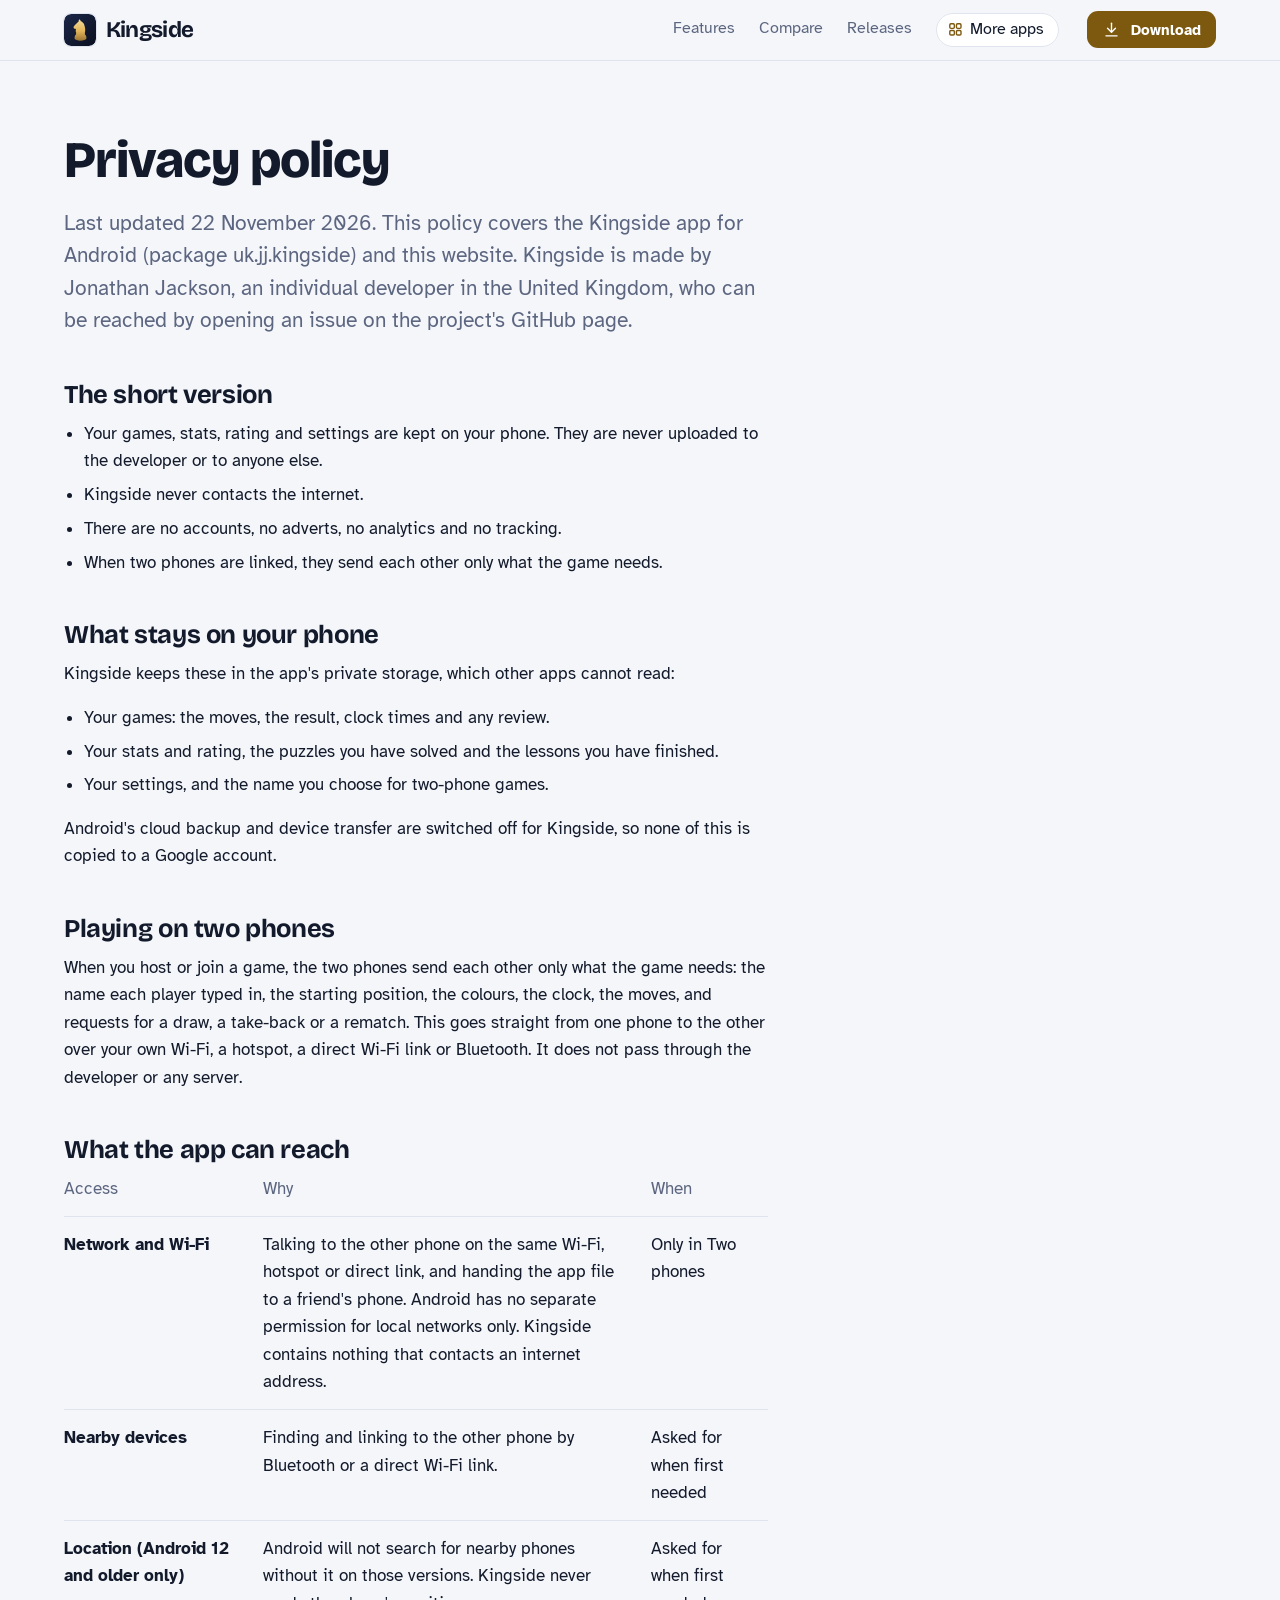
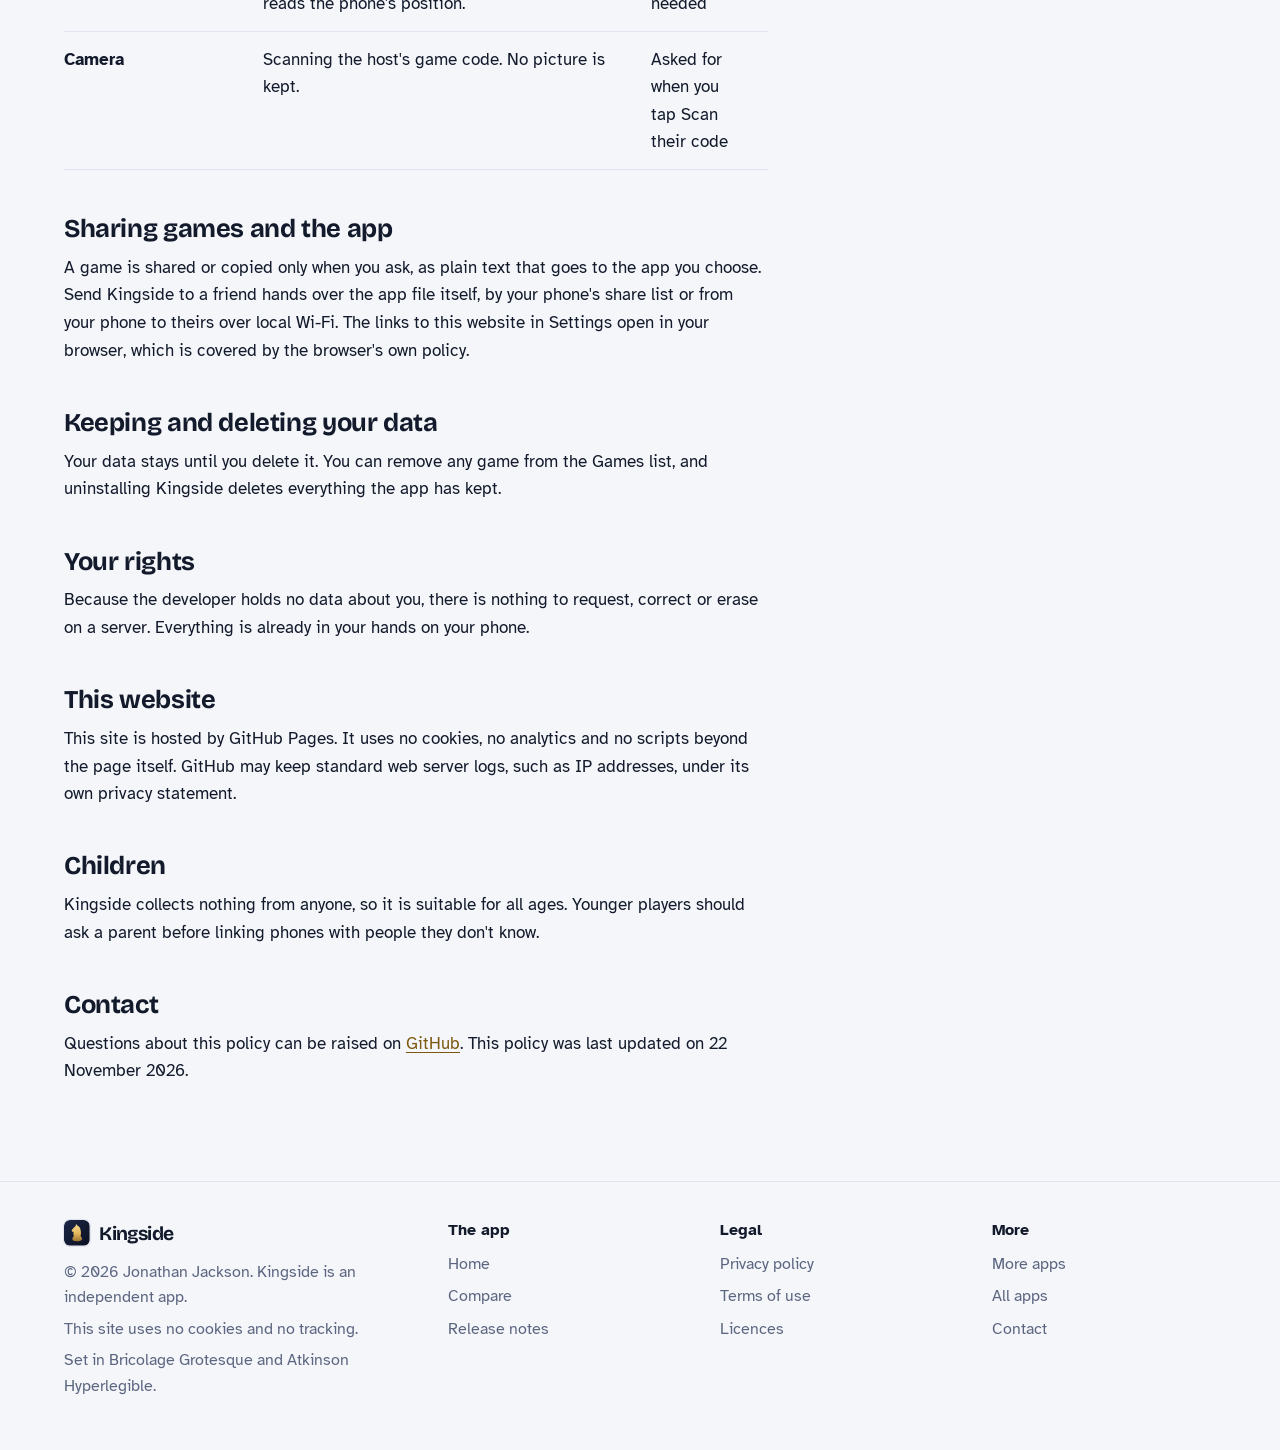
<file: privacy.html>
<!DOCTYPE html>
<html lang="en-GB">
<head>
<meta charset="utf-8">
<meta name="viewport" content="width=device-width, initial-scale=1">
<title>Kingside privacy policy</title>
<meta name="description" content="What Kingside does with your information: in short, it stays on your phone.">
<meta name="author" content="Jonathan Jackson">
<link rel="canonical" href="https://customgpter.github.io/kingside/privacy.html">
<meta name="theme-color" content="#f5f6fa" media="(prefers-color-scheme: light)">
<meta name="theme-color" content="#0b1020" media="(prefers-color-scheme: dark)">
<meta property="og:type" content="website">
<meta property="og:site_name" content="Kingside">
<meta property="og:title" content="Kingside privacy policy">
<meta property="og:description" content="What Kingside does with your information: in short, it stays on your phone.">
<meta property="og:url" content="https://customgpter.github.io/kingside/privacy.html">
<meta property="og:image" content="https://customgpter.github.io/kingside/assets/og.png">
<meta property="og:image:width" content="1200">
<meta property="og:image:height" content="630">
<meta property="og:image:alt" content="Kingside&#x27;s game screen: a wooden board with ivory and ebony pieces, a knight chosen and its moves marked">
<meta property="og:locale" content="en_GB">
<meta name="twitter:card" content="summary_large_image">
<link rel="icon" href="./assets/favicon.svg" type="image/svg+xml">
<link rel="apple-touch-icon" href="./assets/apple-touch-icon.png">
<link rel="preload" href="./assets/fonts/bricolage-grotesque-latin.woff2" as="font" type="font/woff2" crossorigin>
<link rel="preload" href="./assets/fonts/atkinson-hyperlegible-latin-400-normal.woff2" as="font" type="font/woff2" crossorigin>
<link rel="stylesheet" href="./assets/site.css?v=1">
<link rel="stylesheet" href="./assets/house.css?v=1">
<link rel="stylesheet" href="./assets/apps-list.css?v=1">
<script src="./assets/apps-list.js?v=1" defer></script>
</head>
<body>
<a class="skip" href="#main">Skip to content</a>
<header class="masthead">
<div class="wrap">
<a class="brand" href="./" aria-label="Kingside home"><svg viewBox="0 0 108 108" aria-hidden="true"><defs><linearGradient id="ksg" x1="0" y1="0" x2="1" y2="1"><stop offset="0" stop-color="#1c2748"/><stop offset="1" stop-color="#0b1020"/></linearGradient><linearGradient id="ksk" x1="0" y1="0" x2="0" y2="1"><stop offset="0" stop-color="#f6dc98"/><stop offset=".55" stop-color="#e2b55a"/><stop offset="1" stop-color="#9c7430"/></linearGradient></defs><rect width="108" height="108" rx="24" fill="url(#ksg)"/><path fill="url(#ksk)" d="M52.0,18.0 L50.6,19.1 L49.9,20.5 L49.3,25.5 L42.2,31.7 L35.4,38.9 L33.2,41.8 L32.4,44.2 L32.6,46.9 L35.9,50.1 L37.2,50.7 L40.4,50.1 L39.5,57.3 L40.0,60.2 L41.2,63.1 L40.5,65.4 L41.0,68.3 L40.5,69.5 L37.6,72.4 L36.0,76.4 L35.7,82.4 L36.7,84.4 L38.4,86.0 L45.0,88.8 L53.1,90.0 L62.9,89.5 L71.2,87.0 L74.6,84.4 L75.6,82.4 L75.4,76.4 L73.7,72.4 L70.8,69.5 L70.4,68.3 L70.8,65.4 L70.1,63.7 L71.0,62.5 L71.6,52.5 L71.0,46.1 L68.1,35.4 L66.4,32.0 L61.4,26.7 L58.0,24.4 L56.2,24.1 L55.5,20.7 L54.9,20.3 L53.7,20.4 L53.1,18.6Z"/></svg><span>Kingside</span></a>
<nav aria-label="Main"><ul><li><a href="./#features">Features</a></li><li><a href="./compare.html">Compare</a></li><li><a href="./releases.html">Releases</a></li><li><a class="more-apps" href="./more-apps.html"><svg class="ico" viewBox="0 0 24 24" aria-hidden="true"><rect x="4" y="4" width="6.5" height="6.5" rx="1.6"/><rect x="13.5" y="4" width="6.5" height="6.5" rx="1.6"/><rect x="4" y="13.5" width="6.5" height="6.5" rx="1.6"/><rect x="13.5" y="13.5" width="6.5" height="6.5" rx="1.6"/></svg>More apps</a></li></ul></nav>
<a class="button small" href="https://github.com/CustomGPTer/kingside/releases/latest/download/Kingside.apk"><svg class="ico" viewBox="0 0 24 24" aria-hidden="true"><path d="M12 4v11"/><path d="M7 10.5l5 5 5-5"/><path d="M5 20h14"/></svg>Download</a>
</div>
</header>
<main id="main" class="doc">
<div class="wrap">
<div class="measure">
<h1>Privacy policy</h1>
<p class="lede">Last updated 22 November 2026. This policy covers the Kingside app for Android (package uk.jj.kingside) and this website. Kingside is made by Jonathan Jackson, an individual developer in the United Kingdom, who can be reached by opening an issue on the project's GitHub page.</p>
<h2 id="short">The short version</h2><ul>
<li>Your games, stats, rating and settings are kept on your phone. They are never uploaded to the developer or to anyone else.</li>
<li>Kingside never contacts the internet.</li>
<li>There are no accounts, no adverts, no analytics and no tracking.</li>
<li>When two phones are linked, they send each other only what the game needs.</li>
</ul><h2 id="kept">What stays on your phone</h2><p>Kingside keeps these in the app's private storage, which other apps cannot read:</p>
<ul>
<li>Your games: the moves, the result, clock times and any review.</li>
<li>Your stats and rating, the puzzles you have solved and the lessons you have finished.</li>
<li>Your settings, and the name you choose for two-phone games.</li>
</ul>
<p>Android's cloud backup and device transfer are switched off for Kingside, so none of this is copied to a Google account.</p><h2 id="others">Playing on two phones</h2><p>When you host or join a game, the two phones send each other only what the game needs: the name each player typed in, the starting position, the colours, the clock, the moves, and requests for a draw, a take-back or a rematch. This goes straight from one phone to the other over your own Wi-Fi, a hotspot, a direct Wi-Fi link or Bluetooth. It does not pass through the developer or any server.</p><h2 id="reach">What the app can reach</h2><table>
<thead><tr><th scope="col">Access</th><th scope="col">Why</th><th scope="col">When</th></tr></thead>
<tbody>
<tr><th scope="row">Network and Wi-Fi</th><td>Talking to the other phone on the same Wi-Fi, hotspot or direct link, and handing the app file to a friend's phone. Android has no separate permission for local networks only. Kingside contains nothing that contacts an internet address.</td><td>Only in Two phones</td></tr>
<tr><th scope="row">Nearby devices</th><td>Finding and linking to the other phone by Bluetooth or a direct Wi-Fi link.</td><td>Asked for when first needed</td></tr>
<tr><th scope="row">Location (Android 12 and older only)</th><td>Android will not search for nearby phones without it on those versions. Kingside never reads the phone's position.</td><td>Asked for when first needed</td></tr>
<tr><th scope="row">Camera</th><td>Scanning the host's game code. No picture is kept.</td><td>Asked for when you tap Scan their code</td></tr>
</tbody>
</table><h2 id="copies">Sharing games and the app</h2><p>A game is shared or copied only when you ask, as plain text that goes to the app you choose. Send Kingside to a friend hands over the app file itself, by your phone's share list or from your phone to theirs over local Wi-Fi. The links to this website in Settings open in your browser, which is covered by the browser's own policy.</p><h2 id="deleting">Keeping and deleting your data</h2><p>Your data stays until you delete it. You can remove any game from the Games list, and uninstalling Kingside deletes everything the app has kept.</p><h2 id="rights">Your rights</h2><p>Because the developer holds no data about you, there is nothing to request, correct or erase on a server. Everything is already in your hands on your phone.</p><h2 id="website">This website</h2><p>This site is hosted by GitHub Pages. It uses no cookies, no analytics and no scripts beyond the page itself. GitHub may keep standard web server logs, such as IP addresses, under its own privacy statement.</p><h2 id="children">Children</h2><p>Kingside collects nothing from anyone, so it is suitable for all ages. Younger players should ask a parent before linking phones with people they don't know.</p>
<h2 id="contact">Contact</h2>
<p>Questions about this policy can be raised on <a href="https://github.com/CustomGPTer/kingside/issues">GitHub</a>. This policy was last updated on 22 November 2026.</p>
</div>
</div>
</main>
<footer class="colophon">
<div class="wrap">
<div>
<a class="brand" href="./" aria-label="Kingside home"><svg viewBox="0 0 108 108" aria-hidden="true"><defs><linearGradient id="ksg" x1="0" y1="0" x2="1" y2="1"><stop offset="0" stop-color="#1c2748"/><stop offset="1" stop-color="#0b1020"/></linearGradient><linearGradient id="ksk" x1="0" y1="0" x2="0" y2="1"><stop offset="0" stop-color="#f6dc98"/><stop offset=".55" stop-color="#e2b55a"/><stop offset="1" stop-color="#9c7430"/></linearGradient></defs><rect width="108" height="108" rx="24" fill="url(#ksg)"/><path fill="url(#ksk)" d="M52.0,18.0 L50.6,19.1 L49.9,20.5 L49.3,25.5 L42.2,31.7 L35.4,38.9 L33.2,41.8 L32.4,44.2 L32.6,46.9 L35.9,50.1 L37.2,50.7 L40.4,50.1 L39.5,57.3 L40.0,60.2 L41.2,63.1 L40.5,65.4 L41.0,68.3 L40.5,69.5 L37.6,72.4 L36.0,76.4 L35.7,82.4 L36.7,84.4 L38.4,86.0 L45.0,88.8 L53.1,90.0 L62.9,89.5 L71.2,87.0 L74.6,84.4 L75.6,82.4 L75.4,76.4 L73.7,72.4 L70.8,69.5 L70.4,68.3 L70.8,65.4 L70.1,63.7 L71.0,62.5 L71.6,52.5 L71.0,46.1 L68.1,35.4 L66.4,32.0 L61.4,26.7 L58.0,24.4 L56.2,24.1 L55.5,20.7 L54.9,20.3 L53.7,20.4 L53.1,18.6Z"/></svg><span>Kingside</span></a>
<p>&copy; 2026 Jonathan Jackson. Kingside is an independent app.</p>
<p>This site uses no cookies and no tracking.</p>
<p>Set in Bricolage Grotesque and Atkinson Hyperlegible.</p>
</div>
<nav aria-label="The app"><h2>The app</h2><ul>
<li><a href="./">Home</a></li>
<li><a href="./compare.html">Compare</a></li>
<li><a href="./releases.html">Release notes</a></li>

</ul></nav>
<nav aria-label="Legal"><h2>Legal</h2><ul>
<li><a href="./privacy.html">Privacy policy</a></li>
<li><a href="./terms.html">Terms of use</a></li>
<li><a href="./licences.html">Licences</a></li>
</ul></nav>
<nav aria-label="More"><h2>More</h2><ul>
<li><a href="./more-apps.html">More apps</a></li>
<li><a href="https://customgpter.github.io/">All apps</a></li>
<li><a href="https://github.com/CustomGPTer/kingside/issues">Contact</a></li>
</ul></nav>
</div>
</footer>
</body>
</html>
</file>
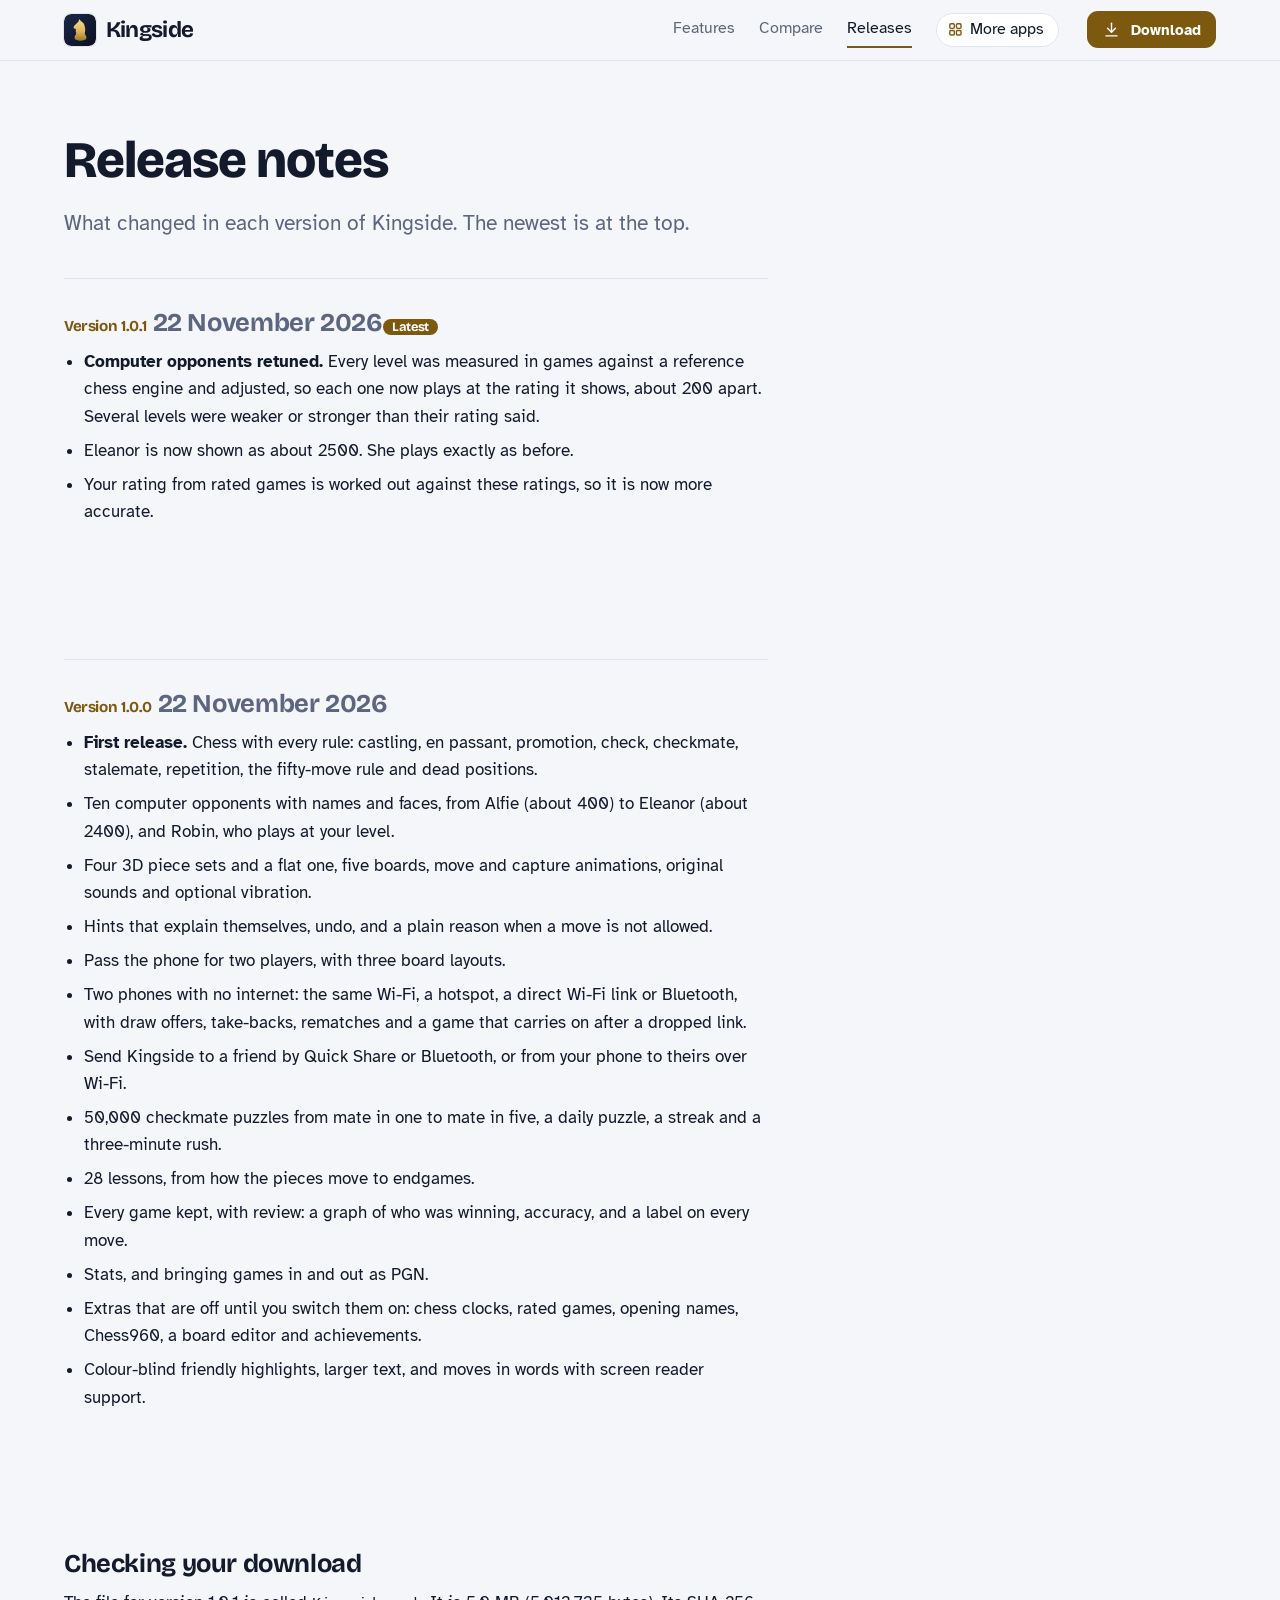
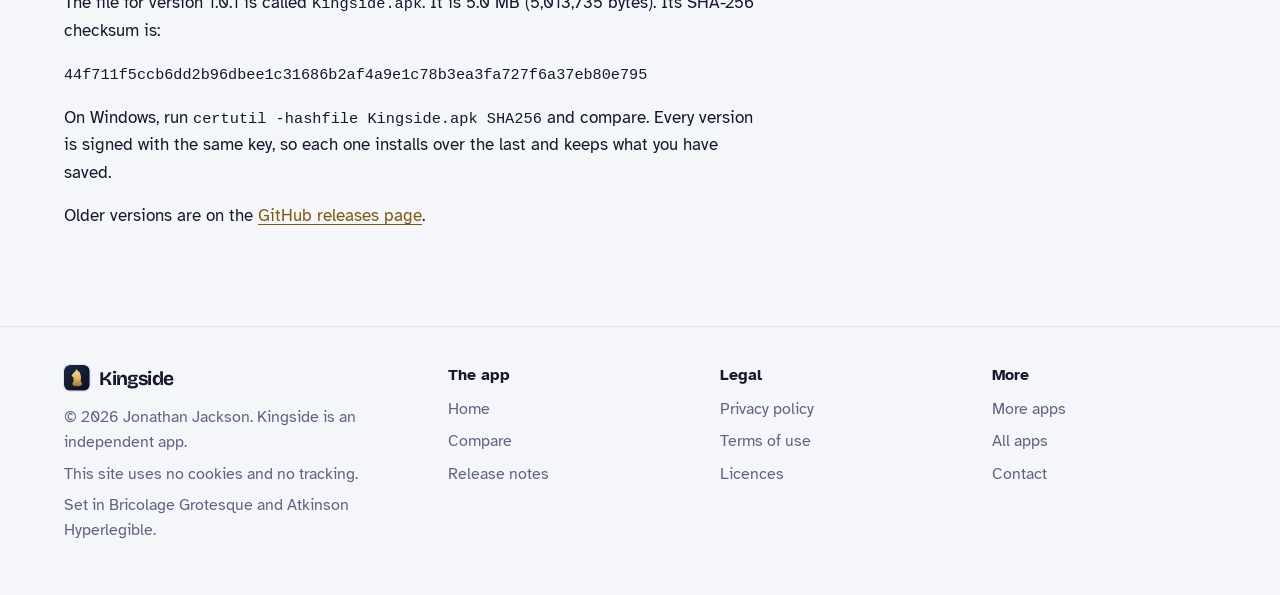
<file: releases.html>
<!DOCTYPE html>
<html lang="en-GB">
<head>
<meta charset="utf-8">
<meta name="viewport" content="width=device-width, initial-scale=1">
<title>Kingside release notes</title>
<meta name="description" content="What changed in each version of Kingside, with the file size and checksum to check your download.">
<meta name="author" content="Jonathan Jackson">
<link rel="canonical" href="https://customgpter.github.io/kingside/releases.html">
<meta name="theme-color" content="#f5f6fa" media="(prefers-color-scheme: light)">
<meta name="theme-color" content="#0b1020" media="(prefers-color-scheme: dark)">
<meta property="og:type" content="website">
<meta property="og:site_name" content="Kingside">
<meta property="og:title" content="Kingside release notes">
<meta property="og:description" content="What changed in each version of Kingside, with the file size and checksum to check your download.">
<meta property="og:url" content="https://customgpter.github.io/kingside/releases.html">
<meta property="og:image" content="https://customgpter.github.io/kingside/assets/og.png">
<meta property="og:image:width" content="1200">
<meta property="og:image:height" content="630">
<meta property="og:image:alt" content="Kingside&#x27;s game screen: a wooden board with ivory and ebony pieces, a knight chosen and its moves marked">
<meta property="og:locale" content="en_GB">
<meta name="twitter:card" content="summary_large_image">
<link rel="icon" href="./assets/favicon.svg" type="image/svg+xml">
<link rel="apple-touch-icon" href="./assets/apple-touch-icon.png">
<link rel="preload" href="./assets/fonts/bricolage-grotesque-latin.woff2" as="font" type="font/woff2" crossorigin>
<link rel="preload" href="./assets/fonts/atkinson-hyperlegible-latin-400-normal.woff2" as="font" type="font/woff2" crossorigin>
<link rel="stylesheet" href="./assets/site.css?v=1">
<link rel="stylesheet" href="./assets/house.css?v=1">
<link rel="stylesheet" href="./assets/apps-list.css?v=1">
<script src="./assets/apps-list.js?v=1" defer></script>
</head>
<body>
<a class="skip" href="#main">Skip to content</a>
<header class="masthead">
<div class="wrap">
<a class="brand" href="./" aria-label="Kingside home"><svg viewBox="0 0 108 108" aria-hidden="true"><defs><linearGradient id="ksg" x1="0" y1="0" x2="1" y2="1"><stop offset="0" stop-color="#1c2748"/><stop offset="1" stop-color="#0b1020"/></linearGradient><linearGradient id="ksk" x1="0" y1="0" x2="0" y2="1"><stop offset="0" stop-color="#f6dc98"/><stop offset=".55" stop-color="#e2b55a"/><stop offset="1" stop-color="#9c7430"/></linearGradient></defs><rect width="108" height="108" rx="24" fill="url(#ksg)"/><path fill="url(#ksk)" d="M52.0,18.0 L50.6,19.1 L49.9,20.5 L49.3,25.5 L42.2,31.7 L35.4,38.9 L33.2,41.8 L32.4,44.2 L32.6,46.9 L35.9,50.1 L37.2,50.7 L40.4,50.1 L39.5,57.3 L40.0,60.2 L41.2,63.1 L40.5,65.4 L41.0,68.3 L40.5,69.5 L37.6,72.4 L36.0,76.4 L35.7,82.4 L36.7,84.4 L38.4,86.0 L45.0,88.8 L53.1,90.0 L62.9,89.5 L71.2,87.0 L74.6,84.4 L75.6,82.4 L75.4,76.4 L73.7,72.4 L70.8,69.5 L70.4,68.3 L70.8,65.4 L70.1,63.7 L71.0,62.5 L71.6,52.5 L71.0,46.1 L68.1,35.4 L66.4,32.0 L61.4,26.7 L58.0,24.4 L56.2,24.1 L55.5,20.7 L54.9,20.3 L53.7,20.4 L53.1,18.6Z"/></svg><span>Kingside</span></a>
<nav aria-label="Main"><ul><li><a href="./#features">Features</a></li><li><a href="./compare.html">Compare</a></li><li><a href="./releases.html" aria-current="page">Releases</a></li><li><a class="more-apps" href="./more-apps.html"><svg class="ico" viewBox="0 0 24 24" aria-hidden="true"><rect x="4" y="4" width="6.5" height="6.5" rx="1.6"/><rect x="13.5" y="4" width="6.5" height="6.5" rx="1.6"/><rect x="4" y="13.5" width="6.5" height="6.5" rx="1.6"/><rect x="13.5" y="13.5" width="6.5" height="6.5" rx="1.6"/></svg>More apps</a></li></ul></nav>
<a class="button small" href="https://github.com/CustomGPTer/kingside/releases/latest/download/Kingside.apk"><svg class="ico" viewBox="0 0 24 24" aria-hidden="true"><path d="M12 4v11"/><path d="M7 10.5l5 5 5-5"/><path d="M5 20h14"/></svg>Download</a>
</div>
</header>
<main id="main" class="doc">
<div class="wrap">
<div class="measure">
<h1>Release notes</h1>
<p class="lede">What changed in each version of Kingside. The newest is at the top.</p>
<section class="release" id="v1.0.1"><h2><span class="ver">Version 1.0.1</span> <span class="when">22 November 2026</span><span class="tag">Latest</span></h2><ul><li><b>Computer opponents retuned.</b> Every level was measured in games against a reference chess engine and adjusted, so each one now plays at the rating it shows, about 200 apart. Several levels were weaker or stronger than their rating said.</li><li>Eleanor is now shown as about 2500. She plays exactly as before.</li><li>Your rating from rated games is worked out against these ratings, so it is now more accurate.</li></ul></section>
<section class="release" id="v1.0.0"><h2><span class="ver">Version 1.0.0</span> <span class="when">22 November 2026</span></h2><ul><li><b>First release.</b> Chess with every rule: castling, en passant, promotion, check, checkmate, stalemate, repetition, the fifty-move rule and dead positions.</li><li>Ten computer opponents with names and faces, from Alfie (about 400) to Eleanor (about 2400), and Robin, who plays at your level.</li><li>Four 3D piece sets and a flat one, five boards, move and capture animations, original sounds and optional vibration.</li><li>Hints that explain themselves, undo, and a plain reason when a move is not allowed.</li><li>Pass the phone for two players, with three board layouts.</li><li>Two phones with no internet: the same Wi-Fi, a hotspot, a direct Wi-Fi link or Bluetooth, with draw offers, take-backs, rematches and a game that carries on after a dropped link.</li><li>Send Kingside to a friend by Quick Share or Bluetooth, or from your phone to theirs over Wi-Fi.</li><li>50,000 checkmate puzzles from mate in one to mate in five, a daily puzzle, a streak and a three-minute rush.</li><li>28 lessons, from how the pieces move to endgames.</li><li>Every game kept, with review: a graph of who was winning, accuracy, and a label on every move.</li><li>Stats, and bringing games in and out as PGN.</li><li>Extras that are off until you switch them on: chess clocks, rated games, opening names, Chess960, a board editor and achievements.</li><li>Colour-blind friendly highlights, larger text, and moves in words with screen reader support.</li></ul></section>
<h2 id="checking">Checking your download</h2>
<p>The file for version 1.0.1 is called <code>Kingside.apk</code>. It is 5.0 MB (5,013,735 bytes). Its SHA-256 checksum is:</p>
<p><code class="sum">44f711f5ccb6dd2b96dbee1c31686b2af4a9e1c78b3ea3fa727f6a37eb80e795</code></p>
<p>On Windows, run <code>certutil -hashfile Kingside.apk SHA256</code> and compare. Every version is signed with the same key, so each one installs over the last and keeps what you have saved.</p>
<p>Older versions are on the <a href="https://github.com/CustomGPTer/kingside/releases">GitHub releases page</a>.</p>
</div>
</div>
</main>
<footer class="colophon">
<div class="wrap">
<div>
<a class="brand" href="./" aria-label="Kingside home"><svg viewBox="0 0 108 108" aria-hidden="true"><defs><linearGradient id="ksg" x1="0" y1="0" x2="1" y2="1"><stop offset="0" stop-color="#1c2748"/><stop offset="1" stop-color="#0b1020"/></linearGradient><linearGradient id="ksk" x1="0" y1="0" x2="0" y2="1"><stop offset="0" stop-color="#f6dc98"/><stop offset=".55" stop-color="#e2b55a"/><stop offset="1" stop-color="#9c7430"/></linearGradient></defs><rect width="108" height="108" rx="24" fill="url(#ksg)"/><path fill="url(#ksk)" d="M52.0,18.0 L50.6,19.1 L49.9,20.5 L49.3,25.5 L42.2,31.7 L35.4,38.9 L33.2,41.8 L32.4,44.2 L32.6,46.9 L35.9,50.1 L37.2,50.7 L40.4,50.1 L39.5,57.3 L40.0,60.2 L41.2,63.1 L40.5,65.4 L41.0,68.3 L40.5,69.5 L37.6,72.4 L36.0,76.4 L35.7,82.4 L36.7,84.4 L38.4,86.0 L45.0,88.8 L53.1,90.0 L62.9,89.5 L71.2,87.0 L74.6,84.4 L75.6,82.4 L75.4,76.4 L73.7,72.4 L70.8,69.5 L70.4,68.3 L70.8,65.4 L70.1,63.7 L71.0,62.5 L71.6,52.5 L71.0,46.1 L68.1,35.4 L66.4,32.0 L61.4,26.7 L58.0,24.4 L56.2,24.1 L55.5,20.7 L54.9,20.3 L53.7,20.4 L53.1,18.6Z"/></svg><span>Kingside</span></a>
<p>&copy; 2026 Jonathan Jackson. Kingside is an independent app.</p>
<p>This site uses no cookies and no tracking.</p>
<p>Set in Bricolage Grotesque and Atkinson Hyperlegible.</p>
</div>
<nav aria-label="The app"><h2>The app</h2><ul>
<li><a href="./">Home</a></li>
<li><a href="./compare.html">Compare</a></li>
<li><a href="./releases.html">Release notes</a></li>

</ul></nav>
<nav aria-label="Legal"><h2>Legal</h2><ul>
<li><a href="./privacy.html">Privacy policy</a></li>
<li><a href="./terms.html">Terms of use</a></li>
<li><a href="./licences.html">Licences</a></li>
</ul></nav>
<nav aria-label="More"><h2>More</h2><ul>
<li><a href="./more-apps.html">More apps</a></li>
<li><a href="https://customgpter.github.io/">All apps</a></li>
<li><a href="https://github.com/CustomGPTer/kingside/issues">Contact</a></li>
</ul></nav>
</div>
</footer>
</body>
</html>
</file>
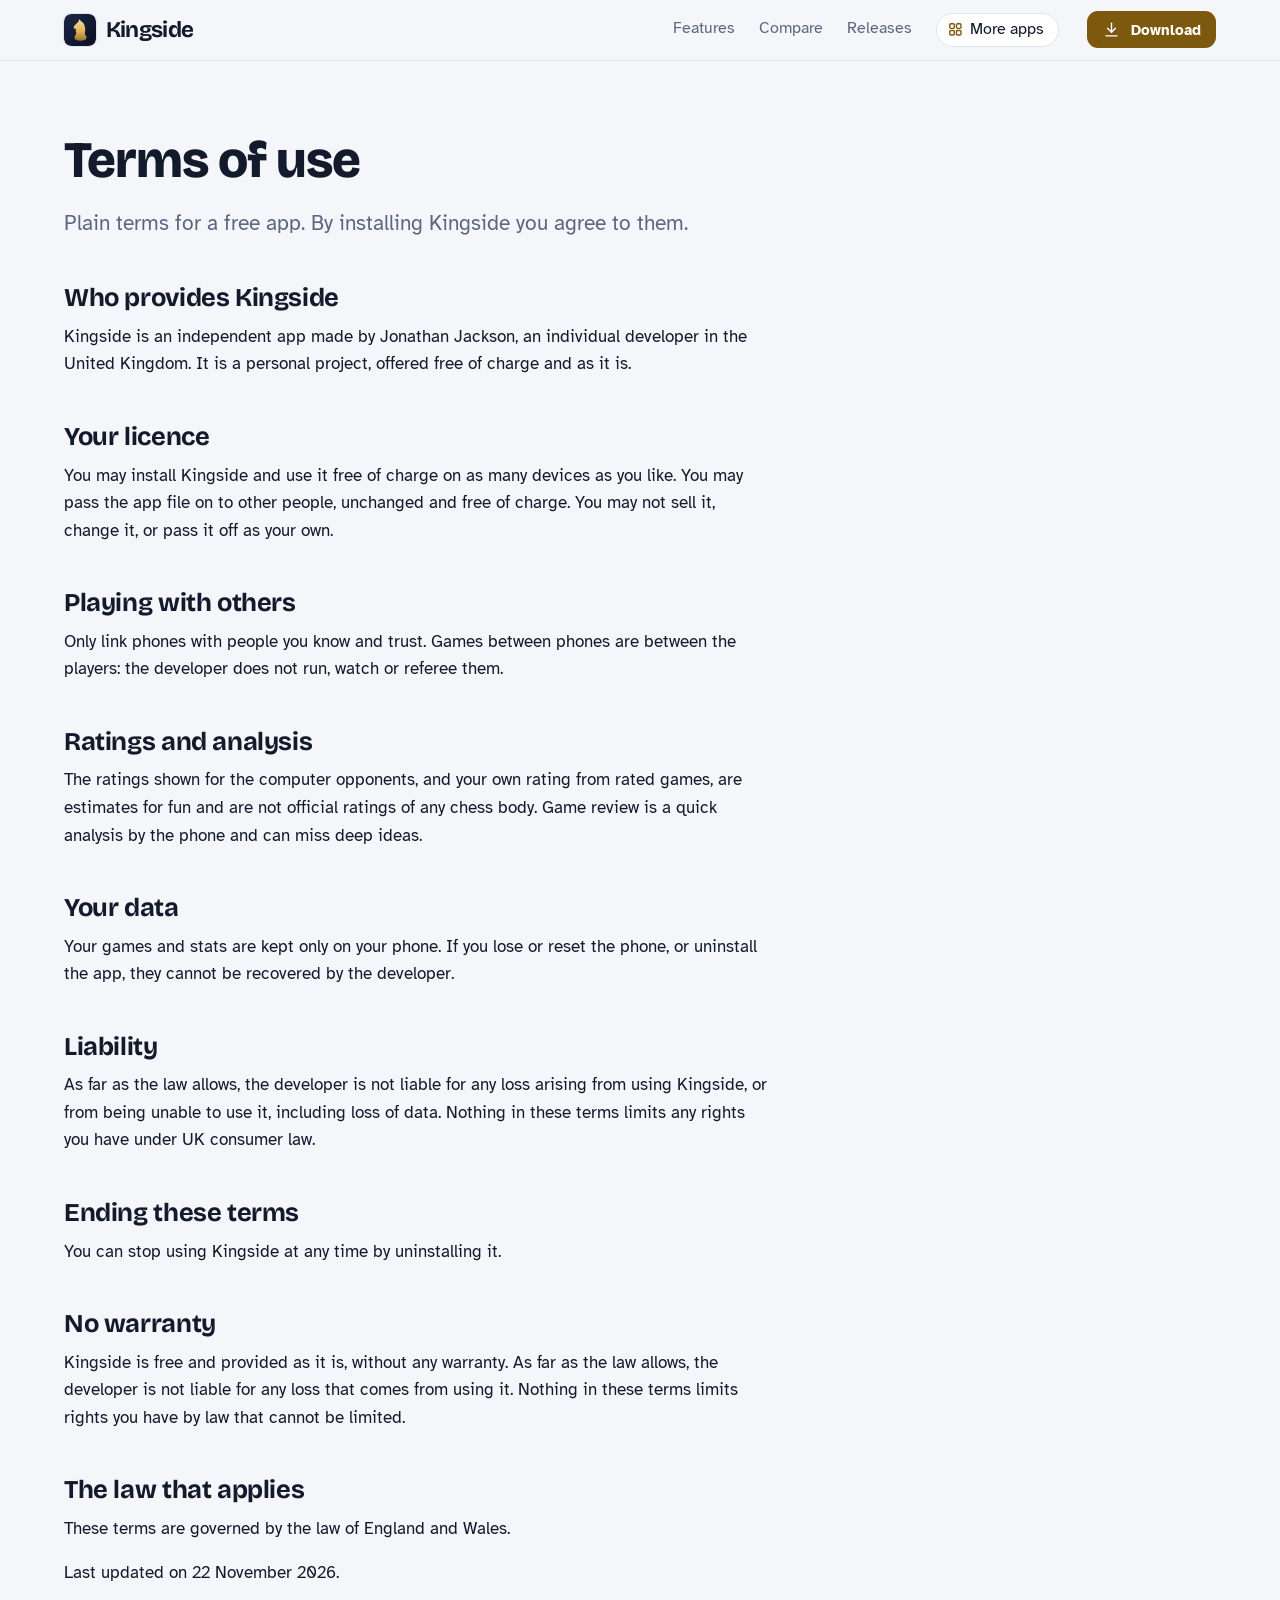
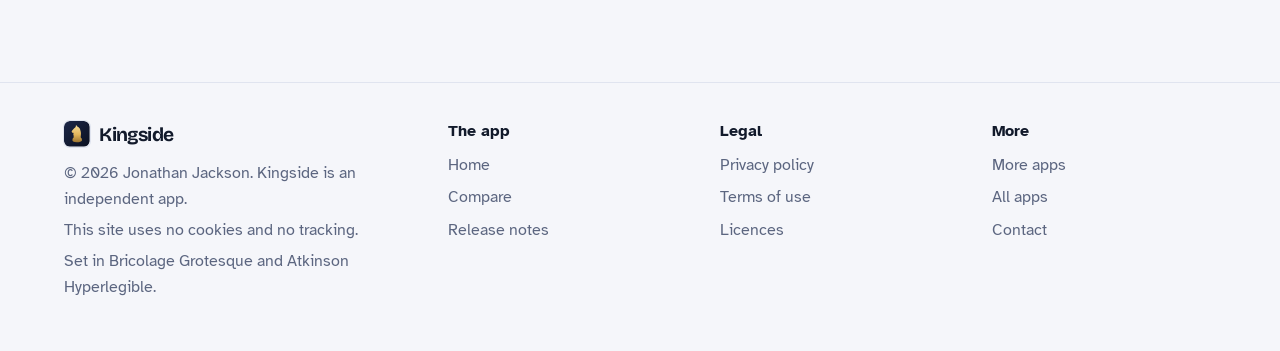
<file: terms.html>
<!DOCTYPE html>
<html lang="en-GB">
<head>
<meta charset="utf-8">
<meta name="viewport" content="width=device-width, initial-scale=1">
<title>Kingside terms of use</title>
<meta name="description" content="The terms for using Kingside.">
<meta name="author" content="Jonathan Jackson">
<link rel="canonical" href="https://customgpter.github.io/kingside/terms.html">
<meta name="theme-color" content="#f5f6fa" media="(prefers-color-scheme: light)">
<meta name="theme-color" content="#0b1020" media="(prefers-color-scheme: dark)">
<meta property="og:type" content="website">
<meta property="og:site_name" content="Kingside">
<meta property="og:title" content="Kingside terms of use">
<meta property="og:description" content="The terms for using Kingside.">
<meta property="og:url" content="https://customgpter.github.io/kingside/terms.html">
<meta property="og:image" content="https://customgpter.github.io/kingside/assets/og.png">
<meta property="og:image:width" content="1200">
<meta property="og:image:height" content="630">
<meta property="og:image:alt" content="Kingside&#x27;s game screen: a wooden board with ivory and ebony pieces, a knight chosen and its moves marked">
<meta property="og:locale" content="en_GB">
<meta name="twitter:card" content="summary_large_image">
<link rel="icon" href="./assets/favicon.svg" type="image/svg+xml">
<link rel="apple-touch-icon" href="./assets/apple-touch-icon.png">
<link rel="preload" href="./assets/fonts/bricolage-grotesque-latin.woff2" as="font" type="font/woff2" crossorigin>
<link rel="preload" href="./assets/fonts/atkinson-hyperlegible-latin-400-normal.woff2" as="font" type="font/woff2" crossorigin>
<link rel="stylesheet" href="./assets/site.css?v=1">
<link rel="stylesheet" href="./assets/house.css?v=1">
<link rel="stylesheet" href="./assets/apps-list.css?v=1">
<script src="./assets/apps-list.js?v=1" defer></script>
</head>
<body>
<a class="skip" href="#main">Skip to content</a>
<header class="masthead">
<div class="wrap">
<a class="brand" href="./" aria-label="Kingside home"><svg viewBox="0 0 108 108" aria-hidden="true"><defs><linearGradient id="ksg" x1="0" y1="0" x2="1" y2="1"><stop offset="0" stop-color="#1c2748"/><stop offset="1" stop-color="#0b1020"/></linearGradient><linearGradient id="ksk" x1="0" y1="0" x2="0" y2="1"><stop offset="0" stop-color="#f6dc98"/><stop offset=".55" stop-color="#e2b55a"/><stop offset="1" stop-color="#9c7430"/></linearGradient></defs><rect width="108" height="108" rx="24" fill="url(#ksg)"/><path fill="url(#ksk)" d="M52.0,18.0 L50.6,19.1 L49.9,20.5 L49.3,25.5 L42.2,31.7 L35.4,38.9 L33.2,41.8 L32.4,44.2 L32.6,46.9 L35.9,50.1 L37.2,50.7 L40.4,50.1 L39.5,57.3 L40.0,60.2 L41.2,63.1 L40.5,65.4 L41.0,68.3 L40.5,69.5 L37.6,72.4 L36.0,76.4 L35.7,82.4 L36.7,84.4 L38.4,86.0 L45.0,88.8 L53.1,90.0 L62.9,89.5 L71.2,87.0 L74.6,84.4 L75.6,82.4 L75.4,76.4 L73.7,72.4 L70.8,69.5 L70.4,68.3 L70.8,65.4 L70.1,63.7 L71.0,62.5 L71.6,52.5 L71.0,46.1 L68.1,35.4 L66.4,32.0 L61.4,26.7 L58.0,24.4 L56.2,24.1 L55.5,20.7 L54.9,20.3 L53.7,20.4 L53.1,18.6Z"/></svg><span>Kingside</span></a>
<nav aria-label="Main"><ul><li><a href="./#features">Features</a></li><li><a href="./compare.html">Compare</a></li><li><a href="./releases.html">Releases</a></li><li><a class="more-apps" href="./more-apps.html"><svg class="ico" viewBox="0 0 24 24" aria-hidden="true"><rect x="4" y="4" width="6.5" height="6.5" rx="1.6"/><rect x="13.5" y="4" width="6.5" height="6.5" rx="1.6"/><rect x="4" y="13.5" width="6.5" height="6.5" rx="1.6"/><rect x="13.5" y="13.5" width="6.5" height="6.5" rx="1.6"/></svg>More apps</a></li></ul></nav>
<a class="button small" href="https://github.com/CustomGPTer/kingside/releases/latest/download/Kingside.apk"><svg class="ico" viewBox="0 0 24 24" aria-hidden="true"><path d="M12 4v11"/><path d="M7 10.5l5 5 5-5"/><path d="M5 20h14"/></svg>Download</a>
</div>
</header>
<main id="main" class="doc">
<div class="wrap">
<div class="measure">
<h1>Terms of use</h1>
<p class="lede">Plain terms for a free app. By installing Kingside you agree to them.</p>
<h2 id="who">Who provides Kingside</h2><p>Kingside is an independent app made by Jonathan Jackson, an individual developer in the United Kingdom. It is a personal project, offered free of charge and as it is.</p><h2 id="licence">Your licence</h2><p>You may install Kingside and use it free of charge on as many devices as you like. You may pass the app file on to other people, unchanged and free of charge. You may not sell it, change it, or pass it off as your own.</p><h2 id="play">Playing with others</h2><p>Only link phones with people you know and trust. Games between phones are between the players: the developer does not run, watch or referee them.</p><h2 id="ratings">Ratings and analysis</h2><p>The ratings shown for the computer opponents, and your own rating from rated games, are estimates for fun and are not official ratings of any chess body. Game review is a quick analysis by the phone and can miss deep ideas.</p><h2 id="data">Your data</h2><p>Your games and stats are kept only on your phone. If you lose or reset the phone, or uninstall the app, they cannot be recovered by the developer.</p><h2 id="liability">Liability</h2><p>As far as the law allows, the developer is not liable for any loss arising from using Kingside, or from being unable to use it, including loss of data. Nothing in these terms limits any rights you have under UK consumer law.</p><h2 id="ending">Ending these terms</h2><p>You can stop using Kingside at any time by uninstalling it.</p>
<h2 id="no-warranty">No warranty</h2>
<p>Kingside is free and provided as it is, without any warranty. As far as the law allows, the developer is not liable for any loss that comes from using it. Nothing in these terms limits rights you have by law that cannot be limited.</p>
<h2 id="governing">The law that applies</h2>
<p>These terms are governed by the law of England and Wales.</p>
<p>Last updated on 22 November 2026.</p>
</div>
</div>
</main>
<footer class="colophon">
<div class="wrap">
<div>
<a class="brand" href="./" aria-label="Kingside home"><svg viewBox="0 0 108 108" aria-hidden="true"><defs><linearGradient id="ksg" x1="0" y1="0" x2="1" y2="1"><stop offset="0" stop-color="#1c2748"/><stop offset="1" stop-color="#0b1020"/></linearGradient><linearGradient id="ksk" x1="0" y1="0" x2="0" y2="1"><stop offset="0" stop-color="#f6dc98"/><stop offset=".55" stop-color="#e2b55a"/><stop offset="1" stop-color="#9c7430"/></linearGradient></defs><rect width="108" height="108" rx="24" fill="url(#ksg)"/><path fill="url(#ksk)" d="M52.0,18.0 L50.6,19.1 L49.9,20.5 L49.3,25.5 L42.2,31.7 L35.4,38.9 L33.2,41.8 L32.4,44.2 L32.6,46.9 L35.9,50.1 L37.2,50.7 L40.4,50.1 L39.5,57.3 L40.0,60.2 L41.2,63.1 L40.5,65.4 L41.0,68.3 L40.5,69.5 L37.6,72.4 L36.0,76.4 L35.7,82.4 L36.7,84.4 L38.4,86.0 L45.0,88.8 L53.1,90.0 L62.9,89.5 L71.2,87.0 L74.6,84.4 L75.6,82.4 L75.4,76.4 L73.7,72.4 L70.8,69.5 L70.4,68.3 L70.8,65.4 L70.1,63.7 L71.0,62.5 L71.6,52.5 L71.0,46.1 L68.1,35.4 L66.4,32.0 L61.4,26.7 L58.0,24.4 L56.2,24.1 L55.5,20.7 L54.9,20.3 L53.7,20.4 L53.1,18.6Z"/></svg><span>Kingside</span></a>
<p>&copy; 2026 Jonathan Jackson. Kingside is an independent app.</p>
<p>This site uses no cookies and no tracking.</p>
<p>Set in Bricolage Grotesque and Atkinson Hyperlegible.</p>
</div>
<nav aria-label="The app"><h2>The app</h2><ul>
<li><a href="./">Home</a></li>
<li><a href="./compare.html">Compare</a></li>
<li><a href="./releases.html">Release notes</a></li>

</ul></nav>
<nav aria-label="Legal"><h2>Legal</h2><ul>
<li><a href="./privacy.html">Privacy policy</a></li>
<li><a href="./terms.html">Terms of use</a></li>
<li><a href="./licences.html">Licences</a></li>
</ul></nav>
<nav aria-label="More"><h2>More</h2><ul>
<li><a href="./more-apps.html">More apps</a></li>
<li><a href="https://customgpter.github.io/">All apps</a></li>
<li><a href="https://github.com/CustomGPTer/kingside/issues">Contact</a></li>
</ul></nav>
</div>
</footer>
</body>
</html>
</file>
<file: assets/site.css>
@font-face{font-family:"Bricolage Grotesque";src:url("fonts/bricolage-grotesque-latin.woff2") format("woff2");font-weight:200 800;font-style:normal;font-display:swap}
@font-face{font-family:"Atkinson Hyperlegible";src:url("fonts/atkinson-hyperlegible-latin-400-normal.woff2") format("woff2");font-weight:400;font-style:normal;font-display:swap}
@font-face{font-family:"Atkinson Hyperlegible";src:url("fonts/atkinson-hyperlegible-latin-700-normal.woff2") format("woff2");font-weight:700;font-style:normal;font-display:swap}

/* Daylight page, night-time camera. The lamp colour is kept for the one thing to press and for what the camera has seen. */
:root{
  --page:#f2f5f9; --panel:#ffffff; --raised:#e8edf3; --ink:#0d1a2b; --soft:#465468; --rule:#d2dae4;
  --accent:#0a6a55; --accent-ink:#ffffff; --warn:#8a5200; --rec:#d3302f;
  --lamp:#ffb347; --lamp-ink:#231400; --lamp-text:#8a5200;
  --night:#09111e; --night-2:#111d30; --night-3:#1a2a43; --night-ink:#eaf0f8; --night-soft:#9fb0c7; --night-rule:#24364f; --iris:#55d6ab;
  --display:"Bricolage Grotesque","Atkinson Hyperlegible",system-ui,sans-serif;
  --sans:"Atkinson Hyperlegible",system-ui,-apple-system,"Segoe UI",Roboto,sans-serif;
  --mono:ui-monospace,SFMono-Regular,Menlo,Consolas,"Liberation Mono",monospace;
  color-scheme:light dark;
}
@media (prefers-color-scheme:dark){
  :root{--page:#0a111b; --panel:#111a27; --raised:#182434; --ink:#e9eef5; --soft:#a0aec0; --rule:#243247;
    --accent:#55d6ab; --accent-ink:#00281d; --warn:#ffb347; --rec:#ff6163; --lamp-text:#ffb347}
}

*,*::before,*::after{box-sizing:border-box}
html{-webkit-text-size-adjust:100%;scroll-behavior:smooth;scroll-padding-top:5.5rem}
@media (prefers-reduced-motion:reduce){html{scroll-behavior:auto}}
body{margin:0;background:var(--page);color:var(--ink);font:400 1.0625rem/1.62 var(--sans);text-rendering:optimizeLegibility;-webkit-font-smoothing:antialiased}
img,svg{max-width:100%;display:block}
a{color:var(--accent);text-decoration-thickness:.07em;text-underline-offset:.2em}
a:hover{text-decoration-thickness:.13em}
:focus-visible{outline:3px solid var(--lamp);outline-offset:3px;border-radius:6px}
code{font:.9em/1 var(--mono);overflow-wrap:anywhere}
h1,h2,h3{font-family:var(--display);font-weight:700;letter-spacing:-.015em;line-height:1.08;margin:0;text-wrap:balance}
p{margin:0 0 1rem}
.skip{position:absolute;left:-999px;top:0;background:var(--ink);color:var(--page);padding:.6rem 1rem;z-index:30;border-radius:0 0 8px 0}
.skip:focus{left:0}
.sr{position:absolute;width:1px;height:1px;overflow:hidden;clip-path:inset(50%);white-space:nowrap}
.wrap{width:min(72rem,100% - 2.5rem);margin-inline:auto}
.measure{max-width:44rem}
.ico{width:1.25em;height:1.25em;flex:none;fill:none;stroke:currentColor;stroke-width:1.75;stroke-linecap:round;stroke-linejoin:round}

/* ---------- masthead */
.masthead{position:sticky;top:0;z-index:20;background:color-mix(in srgb,var(--page) 88%,transparent);-webkit-backdrop-filter:blur(14px) saturate(1.3);backdrop-filter:blur(14px) saturate(1.3);border-bottom:1px solid var(--rule)}
.masthead .wrap{display:flex;flex-wrap:wrap;align-items:center;gap:.35rem 1.75rem;padding-block:.7rem}
.brand{display:inline-flex;align-items:center;gap:.6rem;font:700 1.4rem/1 var(--display);letter-spacing:-.03em;color:var(--ink);text-decoration:none;margin-right:auto}
.brand svg{width:2rem;height:2rem;flex:none;border-radius:.5rem;box-shadow:0 0 0 1px var(--rule)}
.masthead nav ul{display:flex;flex-wrap:wrap;align-items:center;gap:.15rem 1.5rem;list-style:none;margin:0;padding:0;font-size:1rem;line-height:1.3}
.masthead nav a{display:inline-flex;align-items:center;gap:.4rem;color:var(--soft);text-decoration:none;padding-block:.45rem;border-bottom:2px solid transparent}
.masthead nav a:hover{color:var(--ink)}
.masthead nav a[aria-current="page"]{color:var(--ink);border-bottom-color:var(--lamp)}
.masthead nav a.more-apps{color:var(--ink);border:1px solid var(--rule);border-radius:999px;padding:.34rem .85rem .34rem .65rem;background:var(--panel)}
.masthead nav a.more-apps .ico{width:1.05em;height:1.05em;color:var(--accent);stroke-width:2}
.masthead nav a.more-apps:hover,.masthead nav a.more-apps[aria-current="page"]{border-color:var(--accent)}
.button{display:inline-flex;align-items:center;gap:.6rem;background:var(--lamp);color:var(--lamp-ink);font:700 1.08rem/1.2 var(--sans);text-decoration:none;padding:.95rem 1.5rem;border-radius:14px;box-shadow:0 1px 0 rgba(255,255,255,.45) inset,0 12px 24px -14px rgba(138,82,0,.9)}
.button:hover{background:#ffc56e}
.button:active{transform:translateY(1px)}
.button.small{font-size:.95rem;padding:.55rem .95rem;border-radius:11px;box-shadow:none}
.button.quiet{background:none;box-shadow:none;border:1px solid var(--rule);color:var(--ink)}
.button.quiet:hover{border-color:var(--ink);background:none}
@media (max-width:52rem){
  .masthead nav{order:3;flex:1 0 100%}
  .masthead nav ul{gap:.1rem .85rem;font-size:.95rem}
  .masthead nav .wide{display:none}
}
@media (max-width:24rem){.masthead nav a.more-apps .ico{display:none}.masthead nav a.more-apps{padding-inline:.7rem}}

/* ---------- hero */
.hero{padding-block:clamp(2.2rem,6vw,4.75rem) clamp(2.5rem,6vw,4.5rem);overflow:hidden}
.hero-grid{display:grid;gap:clamp(2.25rem,5vw,4rem);align-items:center}
@media (min-width:62rem){.hero-grid{grid-template-columns:minmax(0,11fr) minmax(0,10fr)}}
.hero h1{font-size:clamp(2.6rem,6vw,4.25rem);font-weight:800;line-height:1;letter-spacing:-.022em;margin-bottom:1.5rem}
.lede{font-size:clamp(1.14rem,2vw,1.3rem);line-height:1.55;color:var(--soft);margin:0 0 1rem;max-width:34rem}
.get{display:flex;flex-wrap:wrap;align-items:center;gap:.9rem 1.5rem;margin:1.8rem 0 1.1rem}
.get .aside{font-weight:700;color:var(--ink)}
.facts{font-size:.98rem;line-height:1.5;color:var(--soft);margin:0 0 .5rem;max-width:36rem}
.pills{display:flex;flex-wrap:wrap;gap:.45rem;list-style:none;margin:0 0 1rem;padding:0;font-size:.95rem}
.pills li{border:1px solid var(--rule);border-radius:999px;padding:.22rem .8rem;background:var(--panel);color:var(--soft)}

/* the monitor: the camera's view, the day beneath it, and the alert it sends */
.monitor{position:relative;max-width:36rem;margin-inline:auto;width:100%;padding-bottom:3.1rem}
@media (min-width:62rem){.monitor{margin-inline:auto 0}}
.screen{position:relative;background:var(--night);border-radius:22px;padding:.6rem;box-shadow:0 0 0 1px var(--night-rule),0 30px 60px -30px rgba(9,17,30,.75)}
.cam{position:relative;border-radius:15px;overflow:hidden;aspect-ratio:16/10;background:#0b1626}
.cam svg{width:100%;height:100%}
.cam text{font:700 15px var(--sans);fill:#231400}
.hud{position:absolute;display:inline-flex;align-items:center;gap:.4rem;font:700 .76rem/1 var(--sans);color:var(--night-ink);background:rgba(6,12,22,.62);border-radius:999px;padding:.38rem .65rem;letter-spacing:.01em}
.hud i{width:.5rem;height:.5rem;border-radius:50%;background:var(--iris)}
.hud.watching{left:.7rem;top:.7rem}
.hud.rec{right:.7rem;top:.7rem}
.hud.rec i{background:#ff5a5c}
.hud.stamp{left:.7rem;bottom:.7rem;font:400 .74rem/1 var(--mono);border-radius:6px;color:#d5deea}
.hud.place{right:.7rem;bottom:.7rem;border-radius:6px;font-weight:400;color:#d5deea}
.day{padding:.85rem .55rem 2rem;color:var(--night-soft);font-size:.8rem;line-height:1.2}
.day-head{display:flex;justify-content:space-between;margin-bottom:.6rem}
.day-head b{color:var(--night-ink)}
.track{position:relative;height:1.5rem;border-radius:7px;background:repeating-linear-gradient(90deg,var(--night-3) 0 1px,transparent 1px calc(100% / 24)),var(--night-2);box-shadow:inset 0 0 0 1px var(--night-rule)}
.ev{position:absolute;top:3px;bottom:3px;width:max(5px,1.1%);border-radius:3px;background:var(--iris);left:var(--at)}
.ev.seen{background:var(--lamp)}
.now{position:absolute;top:-4px;bottom:-4px;left:var(--at);width:2px;background:var(--night-ink);border-radius:2px}
.hours{display:flex;justify-content:space-between;margin-top:.4rem;font-size:.72rem}
.alert{position:absolute;right:-.4rem;bottom:0;display:flex;align-items:center;gap:.75rem;width:min(19rem,88%);background:var(--panel);color:var(--ink);border:1px solid var(--rule);border-radius:16px;padding:.65rem .8rem;box-shadow:0 18px 36px -18px rgba(9,17,30,.55)}
.alert .thumb{flex:none;width:3.1rem;height:3.1rem;border-radius:10px;background:linear-gradient(160deg,#16263d,#0b1626);position:relative;overflow:hidden}
.alert .thumb::before{content:"";position:absolute;left:50%;bottom:0;width:38%;height:62%;translate:-50% 0;border-radius:40% 40% 0 0;background:#6f86a6}
.alert .thumb::after{content:"";position:absolute;left:50%;top:14%;width:26%;aspect-ratio:1;translate:-50% 0;border-radius:50%;background:#8ea4c2}
.alert b{display:block;font-size:.98rem;line-height:1.25}
.alert span{display:block;font-size:.86rem;color:var(--soft);line-height:1.3}
.alert .dot{flex:none;width:.6rem;height:.6rem;border-radius:50%;background:var(--lamp);margin-left:auto;box-shadow:0 0 0 4px color-mix(in srgb,var(--lamp) 25%,transparent)}
@media (max-width:26rem){.alert{right:0}}
@media (prefers-reduced-motion:no-preference){
  .cam .spill{animation:vg-in .9s ease-out .25s both}
  .cam .who{animation:vg-step .9s cubic-bezier(.2,.8,.25,1) .9s both}
  .cam .mark{animation:vg-lock .45s cubic-bezier(.3,1.4,.5,1) 1.7s both;transform-box:fill-box;transform-origin:center}
  .hud.rec{animation:vg-in .3s ease-out 2.05s both}
  .hud.rec i{animation:vg-blink 1.2s steps(2,jump-none) 2.3s 4}
  .ev.seen,.now{animation:vg-pop .4s cubic-bezier(.3,1.5,.5,1) 2.4s both}
  .alert{animation:vg-rise .6s cubic-bezier(.2,.8,.25,1) 2.9s both}
  @keyframes vg-in{from{opacity:0}to{opacity:1}}
  @keyframes vg-step{from{opacity:0;transform:translateX(18px)}to{opacity:1;transform:none}}
  @keyframes vg-lock{from{opacity:0;transform:scale(1.12)}to{opacity:1;transform:none}}
  @keyframes vg-blink{from{opacity:1}to{opacity:.25}}
  @keyframes vg-pop{from{opacity:0;transform:scaleY(.2)}to{opacity:1;transform:none}}
  @keyframes vg-rise{from{opacity:0;transform:translateY(14px)}to{opacity:1;transform:none}}
}

/* ---------- sections */
section{padding-block:clamp(3rem,7vw,5.5rem)}
section + section{border-top:1px solid var(--rule)}
h2{font-size:clamp(1.8rem,3.6vw,2.6rem);margin-bottom:.9rem}
h3{font:700 1.1rem/1.3 var(--sans);letter-spacing:0;margin:0 0 .3rem}
.intro{color:var(--soft);max-width:40rem;margin-bottom:2.2rem;font-size:1.1rem}

.promises{padding-block:0;border-block:1px solid var(--rule);background:var(--panel)}
.promises ul{list-style:none;margin:0;padding:0;display:grid;grid-template-columns:repeat(auto-fit,minmax(min(100%,14rem),1fr))}
.promises li{display:flex;gap:.8rem;align-items:flex-start;padding:1.4rem 1.5rem 1.4rem 0}
.promises .ico{width:1.6rem;height:1.6rem;color:var(--accent);margin-top:.1rem}
.promises b{display:block;line-height:1.3}
.promises span{color:var(--soft);font-size:.96rem;line-height:1.45;display:block}
.hero + .promises{border-top:1px solid var(--rule)}

.steps{list-style:none;counter-reset:s;margin:0;padding:0;display:grid;gap:1.25rem}
@media (min-width:52rem){.steps{grid-template-columns:repeat(3,minmax(0,1fr))}}
.steps li{counter-increment:s;background:var(--panel);border:1px solid var(--rule);border-radius:18px;padding:1.4rem 1.4rem 1.5rem}
.steps li::before{content:counter(s);display:grid;place-items:center;width:2rem;height:2rem;border-radius:50%;background:var(--ink);color:var(--page);font:700 1rem/1 var(--display);margin-bottom:1rem}
.steps p{margin:0;color:var(--soft)}

.notices{display:grid;gap:1.25rem}
@media (min-width:52rem){.notices{grid-template-columns:repeat(2,minmax(0,1fr))}}
.sense{background:var(--night);color:var(--night-ink);border-radius:20px;padding:1.5rem 1.5rem 1.6rem;box-shadow:0 0 0 1px var(--night-rule)}
.sense h3{font:700 1.35rem/1.2 var(--display);letter-spacing:-.02em;margin-bottom:.35rem}
.sense p{color:var(--night-soft);margin-bottom:1.1rem}
.chips{display:flex;flex-wrap:wrap;gap:.5rem;list-style:none;margin:0;padding:0}
.chips li{display:inline-flex;align-items:center;gap:.45rem;border:1px solid var(--night-rule);background:var(--night-2);border-radius:10px;padding:.42rem .75rem .42rem .6rem;font-size:.98rem;line-height:1.2}
.chips .ico{color:var(--lamp)}

.groups{display:grid;gap:0}
.group{display:grid;gap:.4rem 3rem;padding-block:1.6rem;border-top:1px solid var(--rule)}
.group:last-child{border-bottom:1px solid var(--rule)}
@media (min-width:56rem){.group{grid-template-columns:13rem minmax(0,1fr)}}
.group > h3{font:700 1.3rem/1.2 var(--display);letter-spacing:-.02em;color:var(--ink)}
.group dl{margin:0;display:grid;gap:1.1rem 2.5rem}
@media (min-width:40rem){.group dl{grid-template-columns:repeat(2,minmax(0,1fr))}}
.group dt{font-weight:700;line-height:1.35}
.group dd{margin:.2rem 0 0;color:var(--soft)}

.setups{display:grid;gap:1.25rem}
@media (min-width:52rem){.setups{grid-template-columns:repeat(2,minmax(0,1fr))}}
.setup{background:var(--panel);border:1px solid var(--rule);border-radius:20px;padding:1.5rem}
.setup h3{font:700 1.35rem/1.2 var(--display);letter-spacing:-.02em;margin-bottom:.9rem}
.setup .kit{display:flex;align-items:center;gap:.6rem;color:var(--soft);font-size:.95rem;margin-bottom:1rem}
.setup .kit .ico{width:1.9rem;height:1.9rem;color:var(--ink);stroke-width:1.5}
.setup .kit .to{width:1.2rem;height:1.2rem;color:var(--soft)}
.ticks{list-style:none;margin:0;padding:0;display:grid;gap:.5rem}
.ticks li{position:relative;padding-left:1.7rem;color:var(--soft)}
.ticks li::before{content:"";position:absolute;left:.15rem;top:.42em;width:.75rem;height:.42rem;border-left:2.5px solid var(--accent);border-bottom:2.5px solid var(--accent);rotate:-45deg}

.modes{list-style:none;margin:0;padding:0;display:grid;gap:1.25rem}
@media (min-width:52rem){.modes{grid-template-columns:repeat(3,minmax(0,1fr))}}
.modes li{border-top:3px solid var(--ink);padding-top:1rem}
.modes p{color:var(--soft);margin:0}

.scroll{overflow-x:auto}
table{width:100%;border-collapse:collapse}
th,td{text-align:left;vertical-align:top;padding:.85rem 1.2rem .85rem 0;border-top:1px solid var(--rule)}
thead th{border-top:0;color:var(--soft);font-weight:400;padding-top:0}
tbody th{font-weight:700;min-width:11rem}
tr:last-child>*{border-bottom:1px solid var(--rule)}
.after-table{margin-top:1.5rem}
/* On a phone a table becomes a stack: the row's name, then its cells side by side. */
@media (max-width:40rem){
  table:not(.cmp),table:not(.cmp) thead,table:not(.cmp) tbody{display:block}
  table:not(.cmp) tr{display:flex;flex-wrap:wrap;gap:.3rem 1.1rem;padding:.9rem 0;border-top:1px solid var(--rule)}
  table:not(.cmp) thead tr{border-top:0;padding-top:0}
  table:not(.cmp) tbody tr:last-child{border-bottom:1px solid var(--rule)}
  table:not(.cmp) th,table:not(.cmp) td{display:block;border:0;padding:0;flex:1 1 0;min-width:0;overflow-wrap:break-word}
  table:not(.cmp) tr>:first-child{flex:0 0 100%;min-width:0}
}

.plain{list-style:none;margin:0;padding:0;display:grid;gap:1.6rem 3rem}
@media (min-width:52rem){.plain{grid-template-columns:repeat(3,minmax(0,1fr))}}
.plain p{color:var(--soft);margin:0}

.faq{display:grid;gap:0 3rem;align-items:start}
@media (min-width:56rem){.faq{grid-template-columns:repeat(2,minmax(0,1fr))}}
.faq details{border-top:1px solid var(--rule);padding:.15rem 0}
.faq summary{cursor:pointer;list-style:none;display:flex;align-items:flex-start;justify-content:space-between;gap:1rem;font-weight:700;padding:.85rem 0;line-height:1.35}
.faq summary::-webkit-details-marker{display:none}
.faq summary::after{content:"";flex:none;width:.6rem;height:.6rem;margin:.3rem .25rem 0 0;border-right:2px solid var(--soft);border-bottom:2px solid var(--soft);rotate:45deg;transition:rotate .15s}
.faq details[open] summary::after{rotate:-135deg;margin-top:.55rem}
.faq details p{color:var(--soft);margin:0 0 1.1rem;max-width:36rem}
@media (prefers-reduced-motion:reduce){.faq summary::after{transition:none}}

.closing{background:var(--night);color:var(--night-ink);border-top:0}
.closing .wrap{display:grid;gap:1.5rem 3rem;align-items:center}
@media (min-width:52rem){.closing .wrap{grid-template-columns:minmax(0,1fr) auto}}
.closing h2{margin-bottom:.5rem}
.closing p{color:var(--night-soft);margin:0;max-width:36rem}
.closing a:not(.button){color:var(--iris)}
section + .closing{border-top:0}

/* ---------- document pages */
.doc{padding-block:clamp(2.5rem,6vw,4.5rem) clamp(3rem,7vw,5rem)}
.doc h1{font-size:clamp(2.2rem,5vw,3.2rem);font-weight:800;letter-spacing:-.02em;margin-bottom:1.2rem}
.doc .lede{max-width:none}
.doc h2{font-size:1.6rem;margin-top:2.8rem;margin-bottom:.7rem;scroll-margin-top:5.5rem}
.doc h3{margin-top:1.6rem}
.doc ul{padding-left:1.25rem;margin:0 0 1rem}
.doc li{margin:.4rem 0}
.doc a{overflow-wrap:anywhere}
.contents{border-block:1px solid var(--rule);padding-block:1rem;margin-block:2rem}
.contents ul{list-style:none;margin:.4rem 0 0;padding:0;columns:2 14rem;column-gap:2rem}
.contents li{margin:.2rem 0;break-inside:avoid}
.note{border-left:3px solid var(--lamp);padding:.2rem 0 .2rem 1.1rem;color:var(--soft)}
.key{font-size:.95rem;line-height:1.55;color:var(--soft);margin:0 0 .6rem}
.sum{font-size:.95rem;overflow-wrap:anywhere}

/* ---------- compare */
.cmp{min-width:44rem;margin:1.4rem 0 1rem}
.cmp th,.cmp td{padding:.85rem .9rem}
.cmp thead th{color:var(--ink);font-weight:700;vertical-align:bottom;padding-top:.85rem}
.cmp small{display:block;font-weight:400;font-size:.84rem;line-height:1.35;color:var(--soft)}
.cmp tbody th{min-width:13rem;padding-left:0}
.cmp thead th:first-child{padding-left:0}
.cmp .ours{background:var(--panel);box-shadow:inset 1px 0 var(--rule),inset -1px 0 var(--rule)}
.yes{color:var(--accent);font-weight:700}
.pay{color:var(--lamp-text);font-weight:700}
.na{color:var(--soft)}
.cmp .app{display:none}
@media (max-width:54rem){
  .cmp{min-width:0}
  .cmp thead{position:absolute;width:1px;height:1px;overflow:hidden;clip-path:inset(50%)}
  .cmp tbody,.cmp tr,.cmp th,.cmp td{display:block}
  .cmp tr{padding:1rem 0;border-top:1px solid var(--rule)}
  .cmp th,.cmp td{border:0;padding:0}
  .cmp tbody th{min-width:0;margin-bottom:.55rem}
  .cmp td{display:grid;grid-template-columns:7.5rem 1fr;gap:.75rem;padding:.22rem 0}
  .cmp .app{display:block;font-weight:400;color:var(--soft)}
  .cmp .ours{background:none;box-shadow:none}
  .cmp .ours .app{color:var(--ink);font-weight:700}
}

/* ---------- release notes */
.release{border-top:1px solid var(--rule);margin-top:2.4rem;padding-top:1.9rem;scroll-margin-top:5.5rem}
.doc .release h2{margin-top:0}
.contents + .release{border-top:0;margin-top:0;padding-top:.4rem}
.ver{font-weight:700;font-size:.95rem;color:var(--lamp-text);margin:0 0 .5rem}
.when{color:var(--soft);margin:-.2rem 0 .2rem}
.tag{display:inline-block;background:var(--accent);color:var(--accent-ink);border-radius:999px;font-weight:700;font-size:.8rem;padding:.08rem .6rem;margin-right:.6rem}
.doc .release h3{font-size:1rem;color:var(--ink);margin:1.3rem 0 .2rem}
.release ul{margin-bottom:0}

/* ---------- more apps */
.mapps{list-style:none;margin:2.2rem 0 0;padding:0;display:grid;gap:1.4rem}
@media (min-width:50rem){.mapps{grid-template-columns:repeat(2,minmax(0,1fr))}}
.doc .mapps{padding-left:0}
.doc .mapp{margin:0}
.mapp{display:flex;flex-direction:column;background:var(--panel);border:1px solid var(--rule);border-radius:20px;overflow:hidden}
.mapp-cover{position:relative;height:6.5rem;background:linear-gradient(135deg,var(--b),var(--b2));overflow:hidden}
.mapp-cover svg{position:absolute;right:-1.2rem;top:-1.6rem;width:11rem;height:11rem;max-width:none;opacity:.22}
.mapp-body{display:flex;flex-direction:column;flex:1;padding:0 1.4rem 1.4rem}
.mapp-icon{width:4.25rem;height:4.25rem;border-radius:1rem;margin-top:-2.1rem;position:relative;box-shadow:0 0 0 4px var(--panel)}
.mapp h2{font-size:1.6rem;margin:.85rem 0 .1rem}
.mapp-kind{color:var(--soft);margin:0 0 .7rem}
.mapp-say{margin:0 0 1.1rem}
.mapp-go{display:flex;flex-wrap:wrap;align-items:center;gap:.7rem 1.3rem;margin:auto 0 0}
.mapp-go .button{padding:.75rem 1.15rem;font-size:1rem;border-radius:12px}
.mapp-site{font-weight:700}
.mapp-needs{font-size:.9rem;color:var(--soft);margin:.9rem 0 0}

/* ---------- colophon */
.colophon{border-top:1px solid var(--rule);color:var(--soft);font-size:.98rem;line-height:1.6}
.colophon .wrap{display:grid;gap:2rem 3rem;padding-block:2.4rem 2.8rem}
@media (min-width:52rem){.colophon .wrap{grid-template-columns:minmax(0,1.5fr) repeat(3,minmax(0,1fr))}}
.colophon p{margin:0 0 .4rem;max-width:26rem}
.colophon .brand{font-size:1.2rem;margin-bottom:.9rem}
.colophon .brand svg{width:1.6rem;height:1.6rem}
.colophon h2{font:700 .98rem/1.3 var(--sans);letter-spacing:0;color:var(--ink);margin:0 0 .5rem}
.colophon ul{list-style:none;margin:0;padding:0}
.colophon li a{display:inline-block;padding-block:.22rem;color:var(--soft);text-decoration:none}
.colophon li a:hover{color:var(--ink);text-decoration:underline}
</file>
<file: assets/house.css>
:root{--page:#f5f6fa;--panel:#ffffff;--raised:#eceef6;--ink:#121a2b;--soft:#5c6680;--rule:#e0e4ef;--accent:#7d590f;--accent-ink:#ffffff;--lamp:#7d590f;--lamp-ink:#ffffff;--lamp-text:#7d590f}
@media (prefers-color-scheme:dark){:root{--page:#0b1020;--panel:#121a33;--raised:#18223f;--ink:#f2f4fa;--soft:#a3adc8;--rule:#2e3c68;--accent:#e2b55a;--accent-ink:#2a1e05;--lamp:#e2b55a;--lamp-ink:#2a1e05;--lamp-text:#e2b55a}}
/* House additions: phone frames, the screens gallery, the lawful-use box and test-build labels. */
.brand svg{border-radius:22%}
.hero-phone{display:flex;justify-content:center}
.phone{position:relative;width:min(100%,19rem);aspect-ratio:393/852;padding:.55rem;border-radius:2.6rem;background:#0b0d12;box-shadow:0 0 0 1px rgba(255,255,255,.06) inset,0 1px 0 rgba(255,255,255,.12) inset,0 30px 60px -28px rgba(10,20,40,.55),0 12px 24px -12px rgba(10,20,40,.35)}
.phone img{display:block;width:100%;height:100%;object-fit:cover;object-position:top;border-radius:2.1rem;background:#111}
.gallery{display:flex;gap:clamp(1rem,3vw,1.75rem);overflow-x:auto;scroll-snap-type:x mandatory;padding:.5rem .25rem 1.25rem;margin:1.75rem -.25rem 0;scrollbar-width:thin;overscroll-behavior-x:contain}
.gallery:focus-visible{outline-offset:6px}
.shot{flex:0 0 auto;width:min(72vw,15.5rem);margin:0;scroll-snap-align:start}
.shot .phone{width:100%;border-radius:2.2rem;padding:.45rem}
.shot .phone img{border-radius:1.8rem}
.shot .shot figcaption{margin:.85rem .2rem 0;font-size:.98rem;line-height:1.4;color:var(--soft)}
.gate-scope{margin:0 0 .25rem}
.law-box{margin:0 0 1rem;padding:.9rem 1rem;max-width:34rem;border:1px solid #e0b450;background:#fff8e6;color:#3d2a00;border-radius:14px}
.law-box label{display:flex;gap:.65rem;align-items:flex-start;font-weight:700;cursor:pointer;font-size:1.02rem}
.law-box input{width:1.25rem;height:1.25rem;margin:.12rem 0 0;flex:none;accent-color:#8a5200}
.law-box p{margin:.5rem 0 0;font-size:.95rem}
.law-box a{color:#6b4000;font-weight:700}
.gate-scope a[aria-disabled="true"]{opacity:.45;cursor:not-allowed;pointer-events:none;filter:grayscale(.4);box-shadow:none}
.law-band{background:var(--raised)}
.beta-tag{display:inline-block;margin-left:-.9rem;font-size:.72rem;font-weight:700;letter-spacing:.05em;text-transform:uppercase;padding:.3rem .5rem;border-radius:6px;background:#ffe7b3;color:#5c3b00;border:1px solid #e0b450}
.beta-note{max-width:34rem;padding:.8rem 1rem;border-radius:12px;background:#ffe7b3;color:#3d2a00;border:1px solid #e0b450}
.mapp-soon{display:inline-block;padding:.85rem 1.3rem;border:1px dashed var(--rule);border-radius:14px;color:var(--soft);font-weight:700}
code.sum{word-break:break-all}
@media (prefers-color-scheme:dark){
  .law-box,.beta-note{background:#2a2108;color:#ffe9b8;border-color:#7a5c14}
  .law-box a{color:#ffd27a}
  .law-box input{accent-color:#ffb347}
  .beta-tag{background:#4a3500;color:#ffe2a3;border-color:#8a6a1c}
  .phone{box-shadow:0 0 0 1px rgba(255,255,255,.1) inset,0 30px 60px -28px rgba(0,0,0,.8)}
}
@media (max-width:40rem){.hero-phone .phone{width:min(78%,17rem)}}
</file>
<file: assets/apps-list.css>
/* The full app list on More apps pages and the hub. Works alongside each site's own card styles. */
.mapps-jump{margin:1.8rem 0 0}
.mapps-jump ul{list-style:none;margin:0;padding:0;display:flex;flex-wrap:wrap;gap:.5rem}
.mapps-jump a{display:inline-block;padding:.45rem .85rem;border:1px solid var(--rule,#d2dae4);border-radius:999px;font-size:.95rem;font-weight:700;text-decoration:none;color:inherit;background:var(--panel,#fff)}
.mapps-jump a:hover,.mapps-jump a:focus-visible{border-color:currentColor}
.mapps-group{margin:2.6rem 0 0;scroll-margin-top:5rem}
.mapps-cat{font-size:1.45rem;margin:0;padding:0 0 .6rem;border-bottom:1px solid var(--rule,#d2dae4)}
.mapps-group .mapps{margin-top:1.4rem}
.mapp h3{font-size:1.5rem;line-height:1.2;margin:.85rem 0 .1rem;display:flex;flex-wrap:wrap;align-items:center;gap:.5rem}
.mapp-badge{display:inline-block;font-size:.75rem;font-weight:700;letter-spacing:.04em;text-transform:uppercase;line-height:1;padding:.35rem .55rem;border-radius:6px;vertical-align:middle}
.mapp-badge.beta{background:#ffe7b3;color:#5c3b00;border:1px solid #e0b450}
.mapp-badge.here{background:transparent;color:var(--soft,#465468);border:1px solid var(--rule,#d2dae4)}
.mapp-soon{display:inline-block;padding:.7rem 1.1rem;border:1px dashed var(--rule,#b9c4d1);border-radius:12px;color:var(--soft,#465468);font-weight:700}
.mapp-go .button.ghost{background:transparent;color:inherit;border:2px solid currentColor;box-shadow:none}
.mapp-also{font-size:.9rem;color:var(--soft,#465468);margin:.6rem 0 0}
.mapp-law{margin:0 0 1rem;padding:.8rem .9rem;border:1px solid #e0b450;background:#fff8e6;color:#3d2a00;border-radius:12px;font-size:.95rem}
.mapp-law label{display:flex;gap:.6rem;align-items:flex-start;font-weight:700;cursor:pointer}
.mapp-law input{width:1.2rem;height:1.2rem;margin:.1rem 0 0;flex:none;accent-color:#8a5200}
.mapp-law p{margin:.45rem 0 0}
.mapp-law a{color:#6b4000;font-weight:700}
.mapp a[aria-disabled="true"]{opacity:.45;cursor:not-allowed;pointer-events:none;filter:grayscale(.4)}
@media (prefers-color-scheme:dark){
  .mapp-badge.beta{background:#4a3500;color:#ffe2a3;border-color:#8a6a1c}
  .mapp-law{background:#2a2108;color:#ffe9b8;border-color:#7a5c14}
  .mapp-law a{color:#ffd27a}
  .mapp-law input{accent-color:#ffb347}
}
:where(.mapp a.button){display:inline-flex;align-items:center;gap:.5rem;padding:.75rem 1.15rem;border-radius:12px;background:var(--accent,#1f5fa8);color:var(--accent-ink,#fff);font-weight:700;text-decoration:none;border:2px solid transparent}
:where(.mapp a.button.ghost){background:transparent;color:inherit;border-color:currentColor}
:where(.mapps){list-style:none;padding:0;display:grid;gap:1.4rem}
.gate-scope{margin:0 0 .25rem}
.law-box{margin:0 0 1rem;padding:.9rem 1rem;max-width:34rem;border:1px solid #e0b450;background:#fff8e6;color:#3d2a00;border-radius:14px}
.law-box label{display:flex;gap:.65rem;align-items:flex-start;font-weight:700;cursor:pointer;font-size:1.02rem}
.law-box input{width:1.25rem;height:1.25rem;margin:.12rem 0 0;flex:none;accent-color:#8a5200}
.law-box p{margin:.5rem 0 0;font-size:.95rem}
.law-box a{color:#6b4000;font-weight:700}
.gate-scope a[aria-disabled="true"]{opacity:.45;cursor:not-allowed;pointer-events:none;filter:grayscale(.4);box-shadow:none}
@media (prefers-color-scheme:dark){
  .law-box{background:#2a2108;color:#ffe9b8;border-color:#7a5c14}
  .law-box a{color:#ffd27a}
  .law-box input{accent-color:#ffb347}
}
</file>
